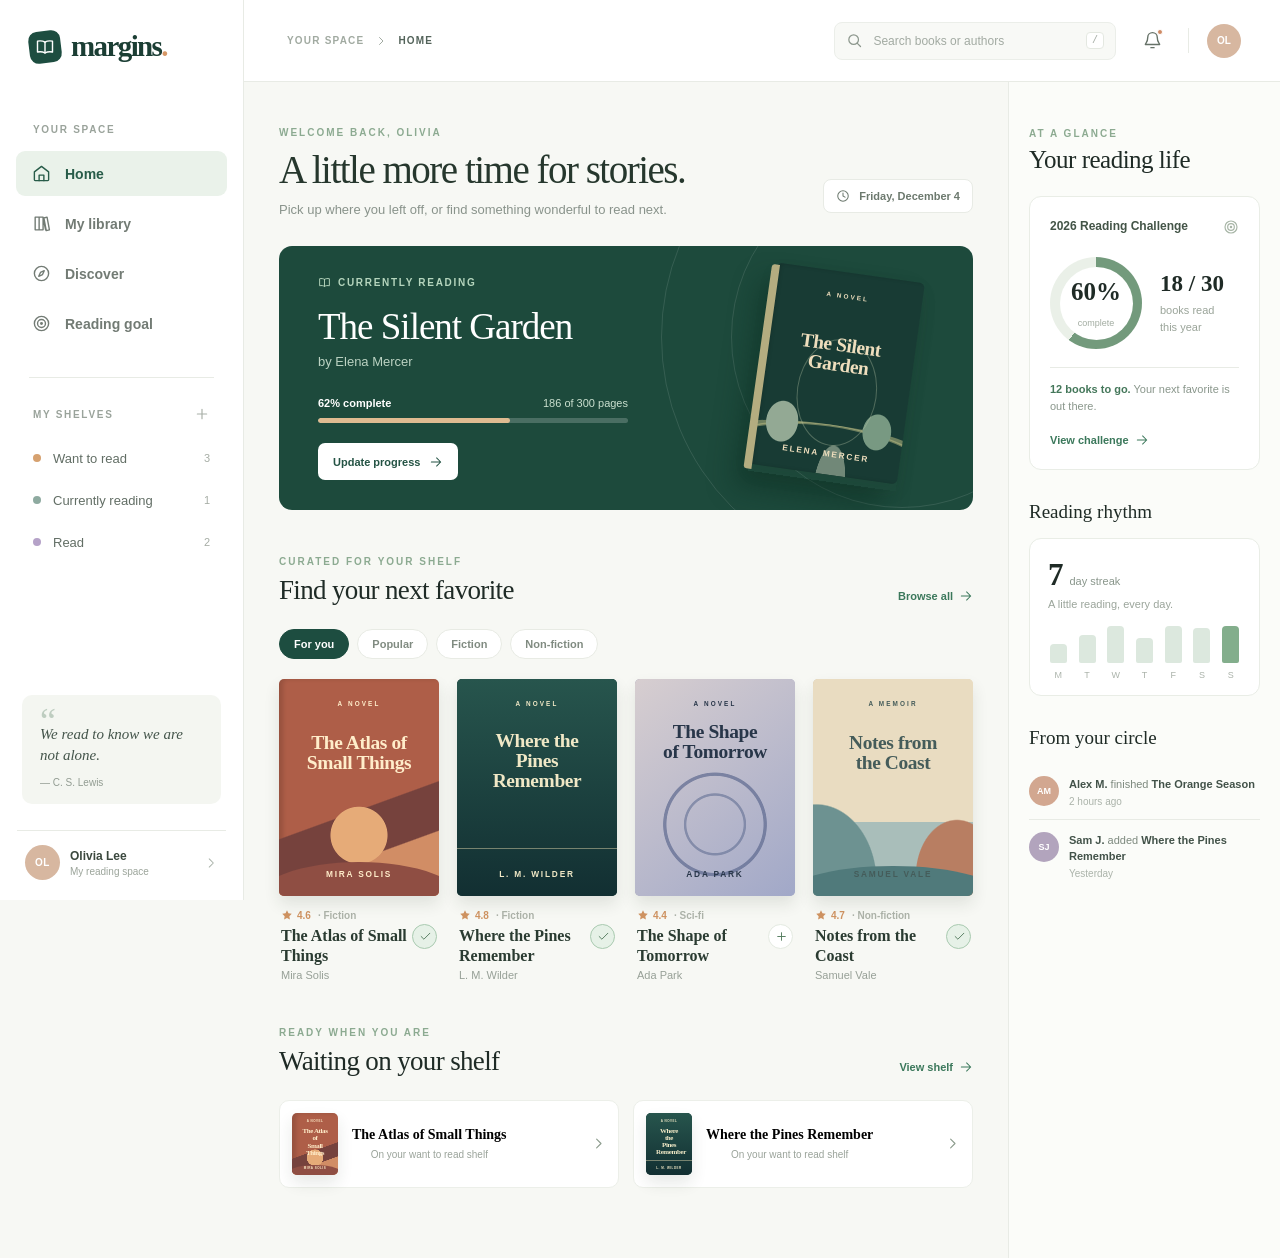
<file: goodreads-clone-ui/openai-gpt-6-sol/output/index.html>
<!doctype html>
<html lang="en">
  <head>
    <meta charset="UTF-8" />
    <meta name="viewport" content="width=device-width, initial-scale=1.0" />
    <meta name="theme-color" content="#f7f7f3" />
    <meta name="description" content="Margins is a calm, personal home for your books and reading goals." />
    <title>Margins — your reading space</title>
    <link rel="stylesheet" href="styles.css" />
    <script src="script.js" defer></script>
  </head>
  <body>
    <svg class="icon-sprite" xmlns="http://www.w3.org/2000/svg" aria-hidden="true">
      <symbol id="i-book" viewBox="0 0 24 24"><path d="M12 6.2C9.4 4.6 6.3 4.3 3 5v13c3.3-.7 6.4-.4 9 1.2 2.6-1.6 5.7-1.9 9-1.2V5c-3.3-.7-6.4-.4-9 1.2Z"/><path d="M12 6.2v13"/></symbol>
      <symbol id="i-home" viewBox="0 0 24 24"><path d="m3 10 9-7 9 7v10a1 1 0 0 1-1 1H4a1 1 0 0 1-1-1V10Z"/><path d="M9 21v-7h6v7"/></symbol>
      <symbol id="i-library" viewBox="0 0 24 24"><path d="M4 4v16M9 4v16M14 5l3.2 15M4 4h5v16H4zM9 4h5v16H9zM15 5l4-1 3 16-4 1z"/></symbol>
      <symbol id="i-compass" viewBox="0 0 24 24"><circle cx="12" cy="12" r="9"/><path d="m15.5 8.5-2.2 4.8-4.8 2.2 2.2-4.8 4.8-2.2Z"/></symbol>
      <symbol id="i-target" viewBox="0 0 24 24"><circle cx="12" cy="12" r="9"/><circle cx="12" cy="12" r="5"/><circle cx="12" cy="12" r="1"/></symbol>
      <symbol id="i-search" viewBox="0 0 24 24"><circle cx="10.8" cy="10.8" r="6.8"/><path d="m16 16 4.5 4.5"/></symbol>
      <symbol id="i-bell" viewBox="0 0 24 24"><path d="M18 8a6 6 0 0 0-12 0c0 7-3 7-3 9h18c0-2-3-2-3-9ZM10 21h4"/></symbol>
      <symbol id="i-chevron" viewBox="0 0 24 24"><path d="m9 5 7 7-7 7"/></symbol>
      <symbol id="i-arrow" viewBox="0 0 24 24"><path d="M4 12h16m-7-7 7 7-7 7"/></symbol>
      <symbol id="i-plus" viewBox="0 0 24 24"><path d="M12 5v14M5 12h14"/></symbol>
      <symbol id="i-minus" viewBox="0 0 24 24"><path d="M5 12h14"/></symbol>
      <symbol id="i-check" viewBox="0 0 24 24"><path d="m4 12 5 5L20 6"/></symbol>
      <symbol id="i-close" viewBox="0 0 24 24"><path d="M5 5 19 19M19 5 5 19"/></symbol>
      <symbol id="i-menu" viewBox="0 0 24 24"><path d="M4 7h16M4 12h16M4 17h16"/></symbol>
      <symbol id="i-star" viewBox="0 0 24 24"><path d="m12 2.7 2.9 6 6.6 1-4.8 4.6 1.1 6.6-5.8-3.1-5.8 3.1 1.1-6.6-4.8-4.6 6.6-1 2.9-6Z"/></symbol>
      <symbol id="i-sparkle" viewBox="0 0 24 24"><path d="m12 2 1.9 7.1L21 11l-7.1 1.9L12 20l-1.9-7.1L3 11l7.1-1.9L12 2ZM19 19l.7 2.3L22 22l-2.3.7L19 25l-.7-2.3L16 22l2.3-.7L19 19Z"/></symbol>
      <symbol id="i-clock" viewBox="0 0 24 24"><circle cx="12" cy="12" r="9"/><path d="M12 7v5l3.5 2"/></symbol>
      <symbol id="i-grid" viewBox="0 0 24 24"><rect x="3" y="3" width="7" height="7" rx="1"/><rect x="14" y="3" width="7" height="7" rx="1"/><rect x="3" y="14" width="7" height="7" rx="1"/><rect x="14" y="14" width="7" height="7" rx="1"/></symbol>
    </svg>

    <div class="app-shell">
      <div class="sidebar-scrim" id="sidebarScrim"></div>
      <aside class="sidebar" id="sidebar" aria-label="Main navigation">
        <div class="brand-row">
          <button class="brand" type="button" data-page="home" aria-label="Margins home">
            <span class="brand-mark"><svg class="icon"><use href="#i-book"></use></svg></span>
            <span>margins<span class="brand-dot">.</span></span>
          </button>
          <button class="icon-button sidebar-close" type="button" id="closeSidebar" aria-label="Close menu"><svg class="icon"><use href="#i-close"></use></svg></button>
        </div>

        <div class="sidebar-body">
          <div class="nav-label">YOUR SPACE</div>
          <nav class="primary-nav" aria-label="Primary">
            <button class="nav-item is-active" type="button" data-page="home"><svg class="icon"><use href="#i-home"></use></svg><span>Home</span></button>
            <button class="nav-item" type="button" data-page="library"><svg class="icon"><use href="#i-library"></use></svg><span>My library</span></button>
            <button class="nav-item" type="button" data-page="discover"><svg class="icon"><use href="#i-compass"></use></svg><span>Discover</span></button>
            <button class="nav-item" type="button" data-page="goal"><svg class="icon"><use href="#i-target"></use></svg><span>Reading goal</span></button>
          </nav>

          <div class="sidebar-divider"></div>
          <div class="nav-label shelves-label">MY SHELVES <button class="tiny-add" type="button" data-page="library" aria-label="View shelves"><svg class="icon"><use href="#i-plus"></use></svg></button></div>
          <nav class="shelf-nav" aria-label="Shelves">
            <button class="shelf-item" type="button" data-shelf="want"><span class="shelf-dot dot-want"></span><span>Want to read</span><span class="shelf-count" id="wantCount">0</span></button>
            <button class="shelf-item" type="button" data-shelf="reading"><span class="shelf-dot dot-reading"></span><span>Currently reading</span><span class="shelf-count" id="readingCount">0</span></button>
            <button class="shelf-item" type="button" data-shelf="read"><span class="shelf-dot dot-read"></span><span>Read</span><span class="shelf-count" id="readCount">0</span></button>
          </nav>
        </div>

        <div class="sidebar-bottom">
          <div class="sidebar-quote"><span class="quote-mark">“</span><p>We read to know we are not alone.</p><span>— C. S. Lewis</span></div>
          <button class="sidebar-profile" type="button" id="profileButton"><span class="avatar avatar-main">OL</span><span><strong>Olivia Lee</strong><small>My reading space</small></span><svg class="icon"><use href="#i-chevron"></use></svg></button>
        </div>
      </aside>

      <div class="main-shell">
        <header class="topbar">
          <div class="topbar-left">
            <button class="icon-button mobile-menu" type="button" id="openSidebar" aria-label="Open menu" aria-expanded="false"><svg class="icon"><use href="#i-menu"></use></svg></button>
            <div class="breadcrumb"><span>YOUR SPACE</span><svg class="icon"><use href="#i-chevron"></use></svg><strong id="breadcrumbCurrent">Home</strong></div>
          </div>
          <div class="topbar-actions">
            <label class="search-field"><svg class="icon"><use href="#i-search"></use></svg><input id="searchInput" type="search" placeholder="Search books or authors" autocomplete="off" aria-label="Search books or authors"/><kbd>/</kbd></label>
            <div class="notification-wrap">
              <button class="icon-button notification-button" type="button" id="notificationButton" aria-label="Notifications" aria-expanded="false"><svg class="icon"><use href="#i-bell"></use></svg><span class="notification-dot"></span></button>
              <div class="notification-panel" id="notificationPanel" hidden><strong>Notifications</strong><p>Your week in reading is looking good. Keep the pages turning!</p><p>You’re 3 books ahead of last year’s pace.</p></div>
            </div>
            <span class="topbar-separator"></span>
            <button class="topbar-avatar" type="button" id="topProfileButton" aria-label="Olivia Lee profile">OL</button>
          </div>
        </header>

        <div class="workspace" id="workspace">
          <main class="content" id="pageContent" aria-live="polite"></main>
          <aside class="right-rail" id="rightRail" aria-label="Reading overview"></aside>
        </div>
      </div>
    </div>

    <dialog class="modal" id="bookDialog" aria-labelledby="bookDialogTitle"><div id="bookDialogContent"></div></dialog>
    <dialog class="modal small-modal" id="progressDialog" aria-labelledby="progressDialogTitle">
      <form method="dialog" class="modal-inner" id="progressForm">
        <button class="modal-close icon-button" type="button" data-close-dialog aria-label="Close"><svg class="icon"><use href="#i-close"></use></svg></button>
        <span class="modal-eyebrow">CURRENTLY READING</span>
        <h2 id="progressDialogTitle">Update your progress</h2>
        <p class="modal-copy">A few more pages is always worth celebrating.</p>
        <label class="form-label" for="pagesInput">Page reached</label>
        <div class="progress-input-row"><input id="pagesInput" name="pages" type="number" min="0" max="300" inputmode="numeric" required /><span>of 300 pages</span></div>
        <button class="button button-dark modal-submit" type="submit">Save progress <svg class="icon"><use href="#i-arrow"></use></svg></button>
      </form>
    </dialog>
    <dialog class="modal small-modal" id="goalDialog" aria-labelledby="goalDialogTitle">
      <form method="dialog" class="modal-inner" id="goalForm">
        <button class="modal-close icon-button" type="button" data-close-dialog aria-label="Close"><svg class="icon"><use href="#i-close"></use></svg></button>
        <span class="modal-eyebrow">2026 READING CHALLENGE</span>
        <h2 id="goalDialogTitle">Set your reading goal</h2>
        <p class="modal-copy">Pick a number that feels good for your year.</p>
        <label class="form-label" for="goalInput">Books this year</label>
        <div class="goal-input-row"><button class="step-button" type="button" id="decreaseGoal" aria-label="Decrease goal"><svg class="icon"><use href="#i-minus"></use></svg></button><input id="goalInput" name="goal" type="number" min="1" max="200" inputmode="numeric" required /><button class="step-button" type="button" id="increaseGoal" aria-label="Increase goal"><svg class="icon"><use href="#i-plus"></use></svg></button></div>
        <button class="button button-dark modal-submit" type="submit">Save goal <svg class="icon"><use href="#i-arrow"></use></svg></button>
      </form>
    </dialog>
    <div class="toast" id="toast" role="status" aria-live="polite"></div>
  </body>
</html>
</file>
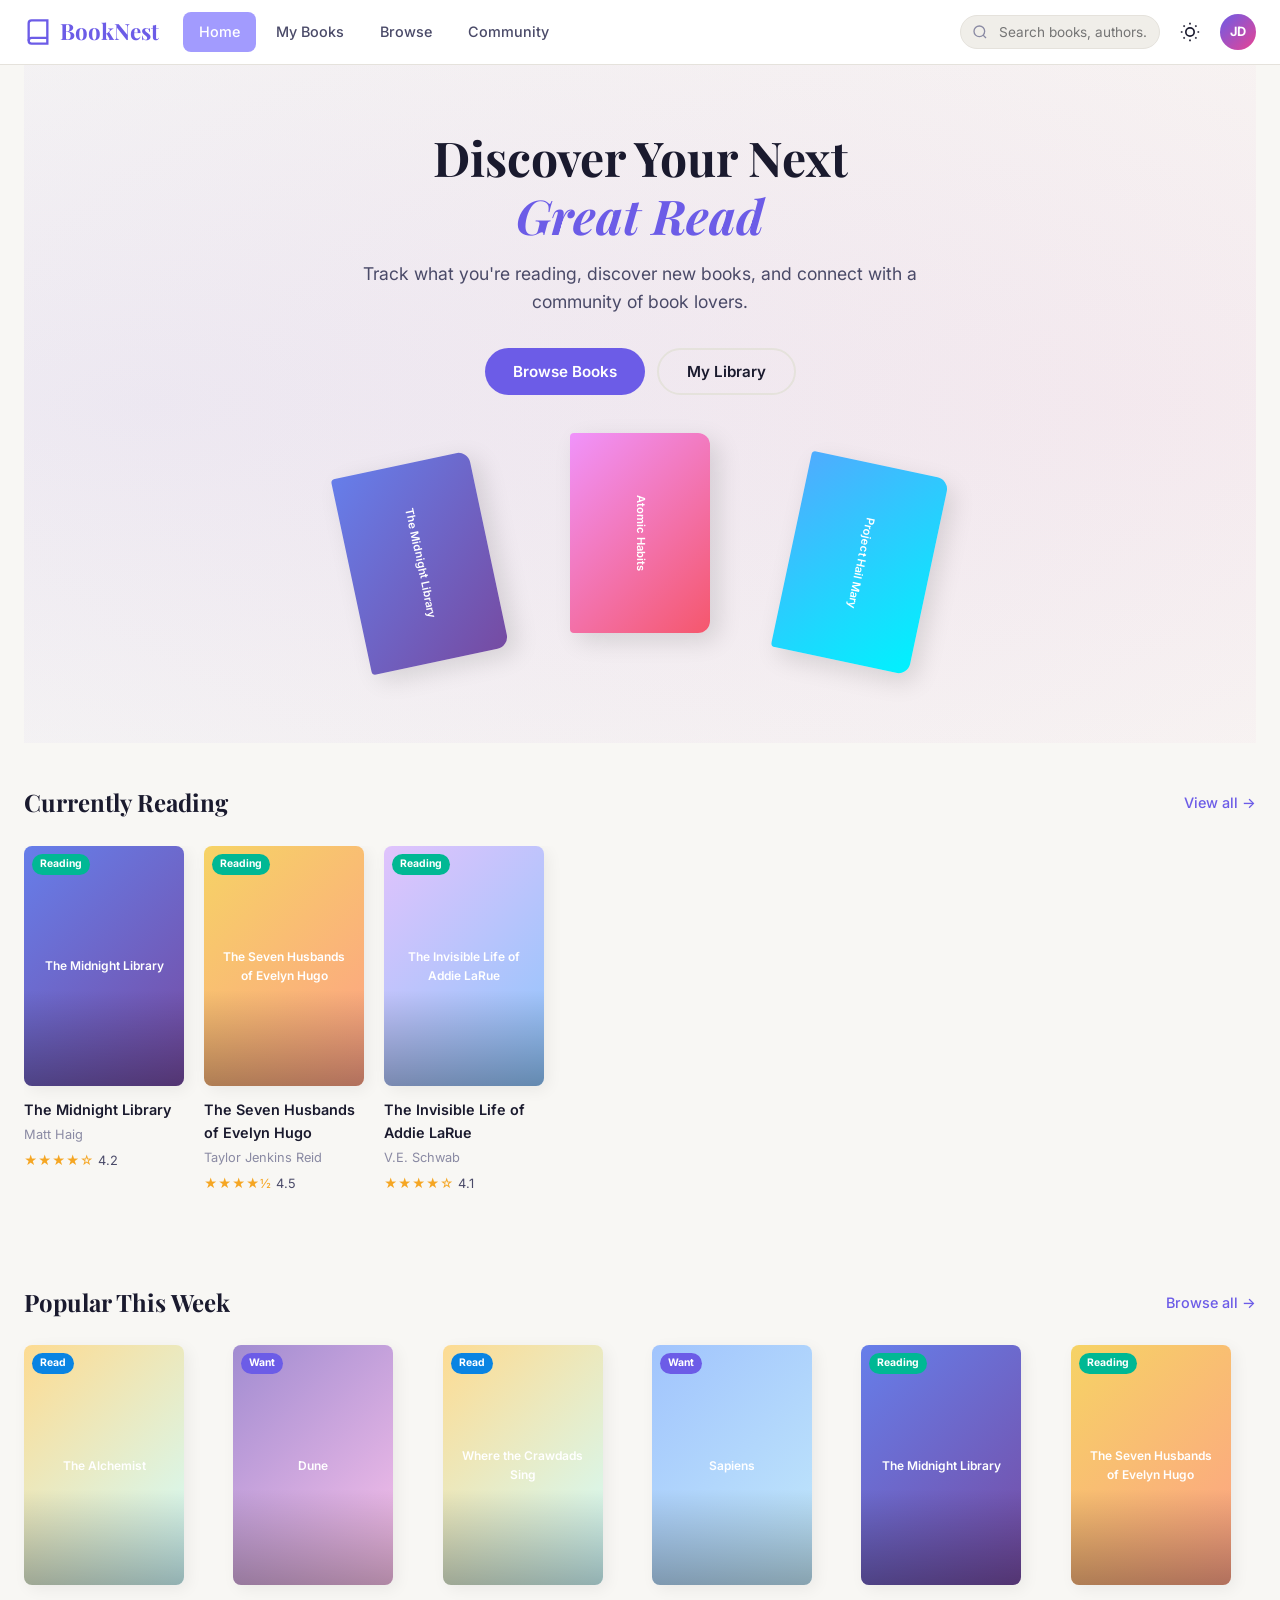
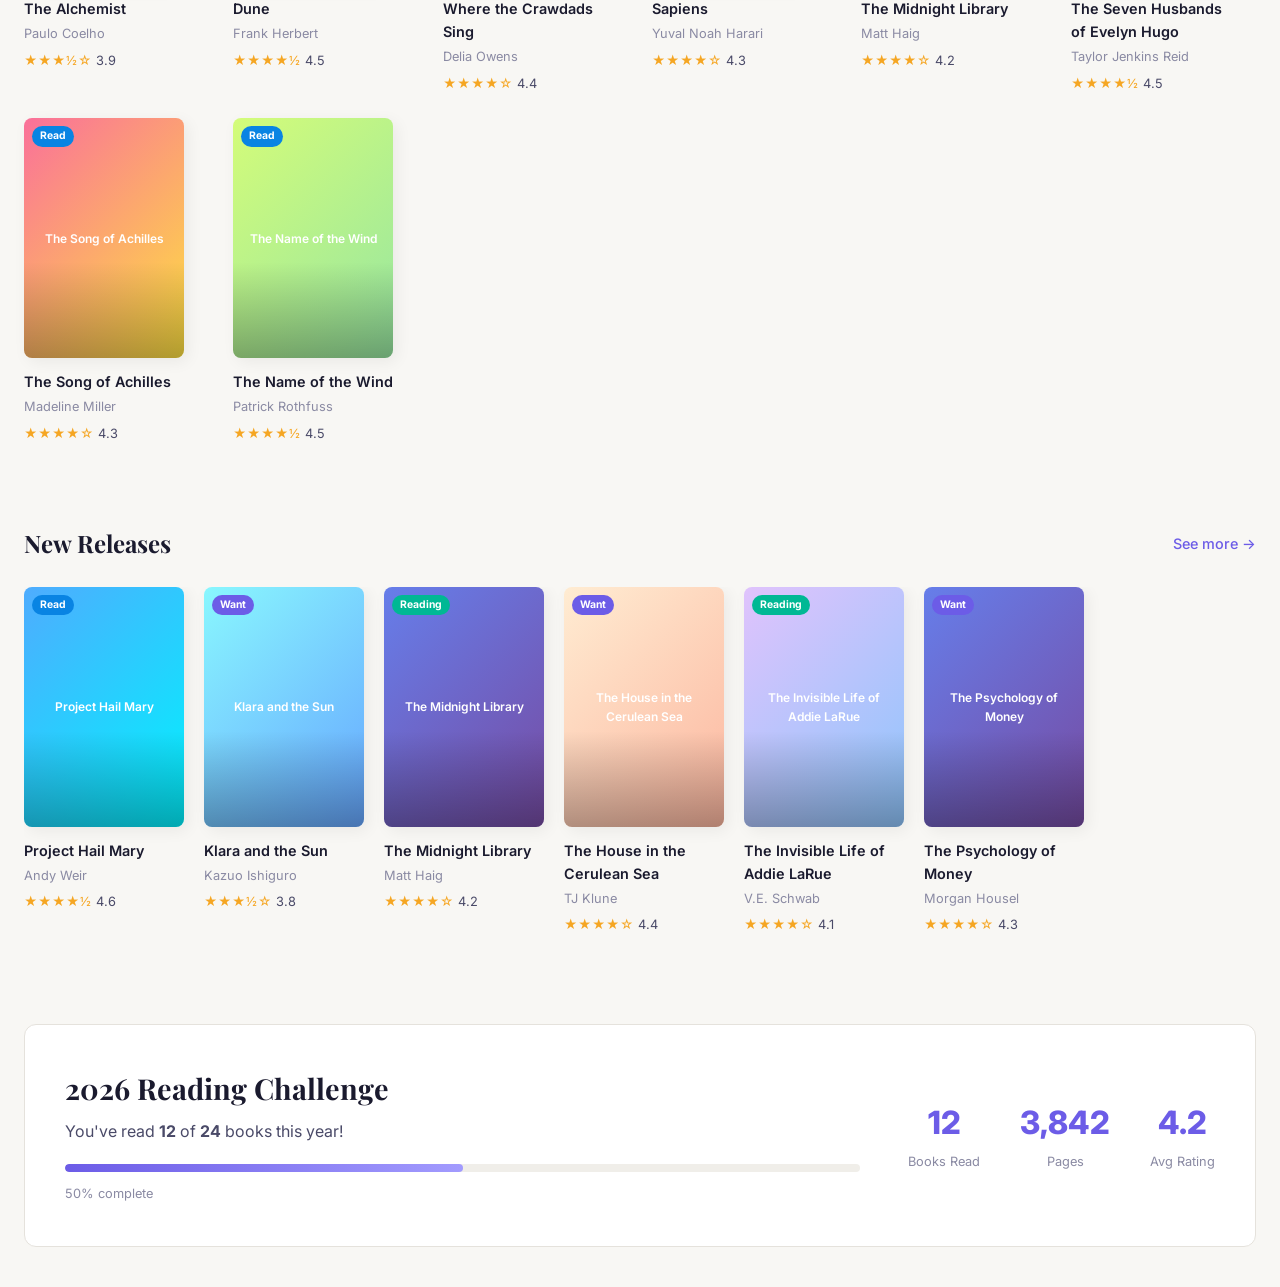
<file: goodreads-clone-ui/opencode-go-longcat-2.5-preview-free/output/index.html>
<!DOCTYPE html>
<html lang="en">
<head>
  <meta charset="UTF-8">
  <meta name="viewport" content="width=device-width, initial-scale=1.0">
  <title>BookNest — Your Reading Companion</title>
  <link rel="stylesheet" href="styles.css">
  <link rel="preconnect" href="https://fonts.googleapis.com">
  <link rel="preconnect" href="https://fonts.gstatic.com" crossorigin>
  <link href="https://fonts.googleapis.com/css2?family=Inter:wght@300;400;500;600;700;800&family=Playfair+Display:wght@400;500;600;700&display=swap" rel="stylesheet">
</head>
<body>
  <div class="app">
    <!-- Header -->
    <header class="header">
      <div class="header-inner">
        <a href="#" class="logo" onclick="app.navigate('home')">
          <svg class="logo-icon" viewBox="0 0 24 24" fill="none" stroke="currentColor" stroke-width="2">
            <path d="M4 19.5A2.5 2.5 0 0 1 6.5 17H20"/>
            <path d="M6.5 2H20v20H6.5A2.5 2.5 0 0 1 4 19.5v-15A2.5 2.5 0 0 1 6.5 2z"/>
          </svg>
          <span>BookNest</span>
        </a>

        <nav class="nav-desktop">
          <a href="#" class="nav-link active" data-page="home" onclick="app.navigate('home')">Home</a>
          <a href="#" class="nav-link" data-page="mybooks" onclick="app.navigate('mybooks')">My Books</a>
          <a href="#" class="nav-link" data-page="browse" onclick="app.navigate('browse')">Browse</a>
          <a href="#" class="nav-link" data-page="community" onclick="app.navigate('community')">Community</a>
        </nav>

        <div class="header-actions">
          <div class="search-box">
            <svg class="search-icon" viewBox="0 0 24 24" fill="none" stroke="currentColor" stroke-width="2">
              <circle cx="11" cy="11" r="8"/><path d="m21 21-4.35-4.35"/>
            </svg>
            <input type="text" id="searchInput" placeholder="Search books, authors..." oninput="app.handleSearch(this.value)">
          </div>
          <button class="icon-btn" id="themeToggle" onclick="app.toggleTheme()" aria-label="Toggle theme">
            <svg class="sun-icon" viewBox="0 0 24 24" fill="none" stroke="currentColor" stroke-width="2">
              <circle cx="12" cy="12" r="5"/><path d="M12 1v2M12 21v2M4.22 4.22l1.42 1.42M18.36 18.36l1.42 1.42M1 12h2M21 12h2M4.22 19.78l1.42-1.42M18.36 5.64l1.42-1.42"/>
            </svg>
            <svg class="moon-icon" viewBox="0 0 24 24" fill="none" stroke="currentColor" stroke-width="2">
              <path d="M21 12.79A9 9 0 1 1 11.21 3 7 7 0 0 0 21 12.79z"/>
            </svg>
          </button>
          <div class="user-avatar" onclick="app.navigate('profile')">JD</div>
          <button class="hamburger" id="hamburger" onclick="app.toggleMobileMenu()" aria-label="Menu">
            <span></span><span></span><span></span>
          </button>
        </div>
      </div>
      <!-- Mobile menu -->
      <div class="mobile-menu" id="mobileMenu">
        <a href="#" class="nav-link active" data-page="home" onclick="app.navigate('home')">Home</a>
        <a href="#" class="nav-link" data-page="mybooks" onclick="app.navigate('mybooks')">My Books</a>
        <a href="#" class="nav-link" data-page="browse" onclick="app.navigate('browse')">Browse</a>
        <a href="#" class="nav-link" data-page="community" onclick="app.navigate('community')">Community</a>
      </div>
    </header>

    <!-- Main Content -->
    <main class="main" id="mainContent">
      <!-- Home Page -->
      <div class="page active" id="page-home">
        <!-- Hero -->
        <section class="hero">
          <div class="hero-bg"></div>
          <div class="hero-content">
            <h1>Discover Your Next<br><em>Great Read</em></h1>
            <p>Track what you're reading, discover new books, and connect with a community of book lovers.</p>
            <div class="hero-actions">
              <button class="btn btn-primary" onclick="app.navigate('browse')">Browse Books</button>
              <button class="btn btn-outline" onclick="app.navigate('mybooks')">My Library</button>
            </div>
          </div>
          <div class="hero-books">
            <div class="hero-book" style="--delay:0s;--x:-120px;--y:20px;--r:-12deg">
              <div class="book-cover" style="--c1:#667eea;--c2:#764ba2">The Midnight Library</div>
            </div>
            <div class="hero-book" style="--delay:0.2s;--x:0px;--y:-10px;--r:0deg">
              <div class="book-cover" style="--c1:#f093fb;--c2:#f5576c">Atomic Habits</div>
            </div>
            <div class="hero-book" style="--delay:0.4s;--x:120px;--y:20px;--r:12deg">
              <div class="book-cover" style="--c1:#4facfe;--c2:#00f2fe">Project Hail Mary</div>
            </div>
          </div>
        </section>

        <!-- Currently Reading -->
        <section class="section">
          <div class="section-header">
            <h2>Currently Reading</h2>
            <a href="#" class="section-link" onclick="app.navigate('mybooks')">View all &rarr;</a>
          </div>
          <div class="book-row" id="currentlyReading"></div>
        </section>

        <!-- Popular This Week -->
        <section class="section">
          <div class="section-header">
            <h2>Popular This Week</h2>
            <a href="#" class="section-link" onclick="app.navigate('browse')">Browse all &rarr;</a>
          </div>
          <div class="book-grid" id="popularBooks"></div>
        </section>

        <!-- New Releases -->
        <section class="section">
          <div class="section-header">
            <h2>New Releases</h2>
            <a href="#" class="section-link" onclick="app.navigate('browse')">See more &rarr;</a>
          </div>
          <div class="book-row" id="newReleases"></div>
        </section>

        <!-- Reading Challenge -->
        <section class="section">
          <div class="challenge-card">
            <div class="challenge-info">
              <h2>2026 Reading Challenge</h2>
              <p>You've read <strong>12</strong> of <strong>24</strong> books this year!</p>
              <div class="progress-bar">
                <div class="progress-fill" style="width:50%"></div>
              </div>
              <span class="progress-label">50% complete</span>
            </div>
            <div class="challenge-stats">
              <div class="stat">
                <span class="stat-num">12</span>
                <span class="stat-label">Books Read</span>
              </div>
              <div class="stat">
                <span class="stat-num">3,842</span>
                <span class="stat-label">Pages</span>
              </div>
              <div class="stat">
                <span class="stat-num">4.2</span>
                <span class="stat-label">Avg Rating</span>
              </div>
            </div>
          </div>
        </section>
      </div>

      <!-- My Books Page -->
      <div class="page" id="page-mybooks">
        <div class="page-header">
          <h1>My Books</h1>
          <div class="shelf-tabs">
            <button class="shelf-tab active" data-shelf="all" onclick="app.filterShelf('all')">All</button>
            <button class="shelf-tab" data-shelf="read" onclick="app.filterShelf('read')">Read</button>
            <button class="shelf-tab" data-shelf="currently-reading" onclick="app.filterShelf('currently-reading')">Currently Reading</button>
            <button class="shelf-tab" data-shelf="want-to-read" onclick="app.filterShelf('want-to-read')">Want to Read</button>
          </div>
        </div>
        <div class="my-books-layout">
          <aside class="shelf-sidebar">
            <h3>Shelves</h3>
            <ul class="shelf-list" id="shelfList"></ul>
          </aside>
          <div class="shelf-content">
            <div class="book-grid" id="myBooksGrid"></div>
          </div>
        </div>
      </div>

      <!-- Browse Page -->
      <div class="page" id="page-browse">
        <div class="page-header">
          <h1>Browse Books</h1>
          <div class="browse-filters">
            <select class="filter-select" id="genreFilter" onchange="app.filterByGenre(this.value)">
              <option value="all">All Genres</option>
              <option value="fiction">Fiction</option>
              <option value="fantasy">Fantasy</option>
              <option value="sci-fi">Sci-Fi</option>
              <option value="mystery">Mystery</option>
              <option value="romance">Romance</option>
              <option value="non-fiction">Non-Fiction</option>
              <option value="biography">Biography</option>
              <option value="self-help">Self-Help</option>
            </select>
            <select class="filter-select" id="sortFilter" onchange="app.sortBooks(this.value)">
              <option value="popular">Most Popular</option>
              <option value="rating">Highest Rated</option>
              <option value="newest">Newest</option>
              <option value="title">Title A-Z</option>
            </select>
          </div>
        </div>
        <div class="book-grid" id="browseGrid"></div>
      </div>

      <!-- Community Page -->
      <div class="page" id="page-community">
        <div class="page-header">
          <h1>Community</h1>
        </div>
        <div class="community-layout">
          <div class="community-feed" id="communityFeed"></div>
          <aside class="community-sidebar">
            <div class="sidebar-card">
              <h3>Reading Groups</h3>
              <ul class="group-list">
                <li><span class="group-name">Sci-Fi Book Club</span><span class="group-members">1.2k members</span></li>
                <li><span class="group-name">Fantasy Readers</span><span class="group-members">3.4k members</span></li>
                <li><span class="group-name">Non-Fiction Nation</span><span class="group-members">892 members</span></li>
                <li><span class="group-name">Mystery Lovers</span><span class="group-members">2.1k members</span></li>
              </ul>
            </div>
            <div class="sidebar-card">
              <h3>Top Reviewers</h3>
              <ul class="reviewer-list">
                <li><span class="reviewer-avatar">SK</span><span class="reviewer-name">Sarah K.</span><span class="reviewer-count">847 reviews</span></li>
                <li><span class="reviewer-avatar">MR</span><span class="reviewer-name">Mike R.</span><span class="reviewer-count">623 reviews</span></li>
                <li><span class="reviewer-avatar">AL</span><span class="reviewer-name">Anna L.</span><span class="reviewer-count">512 reviews</span></li>
              </ul>
            </div>
          </aside>
        </div>
      </div>

      <!-- Profile Page -->
      <div class="page" id="page-profile">
        <div class="profile-header">
          <div class="profile-avatar">JD</div>
          <div class="profile-info">
            <h1>Jane Doe</h1>
            <p>Book lover, coffee enthusiast, and lifelong reader.</p>
            <div class="profile-stats">
              <span><strong>142</strong> books read</span>
              <span><strong>89</strong> reviews</span>
              <span><strong>23</strong> friends</span>
            </div>
          </div>
        </div>
        <div class="profile-content">
          <section class="section">
            <h2>Reading Activity</h2>
            <div class="activity-list" id="activityList"></div>
          </section>
        </div>
      </div>

      <!-- Search Results -->
      <div class="page" id="page-search">
        <div class="page-header">
          <h1>Search Results</h1>
          <p id="searchQuery"></p>
        </div>
        <div class="book-grid" id="searchResults"></div>
      </div>
    </main>

    <!-- Book Detail Modal -->
    <div class="modal-overlay" id="bookModal" onclick="app.closeModal(event)">
      <div class="modal" onclick="event.stopPropagation()">
        <button class="modal-close" onclick="app.closeModal()">&times;</button>
        <div class="modal-body" id="modalBody"></div>
      </div>
    </div>

    <!-- Toast -->
    <div class="toast" id="toast"></div>
  </div>

  <script src="app.js"></script>
</body>
</html>
</file>
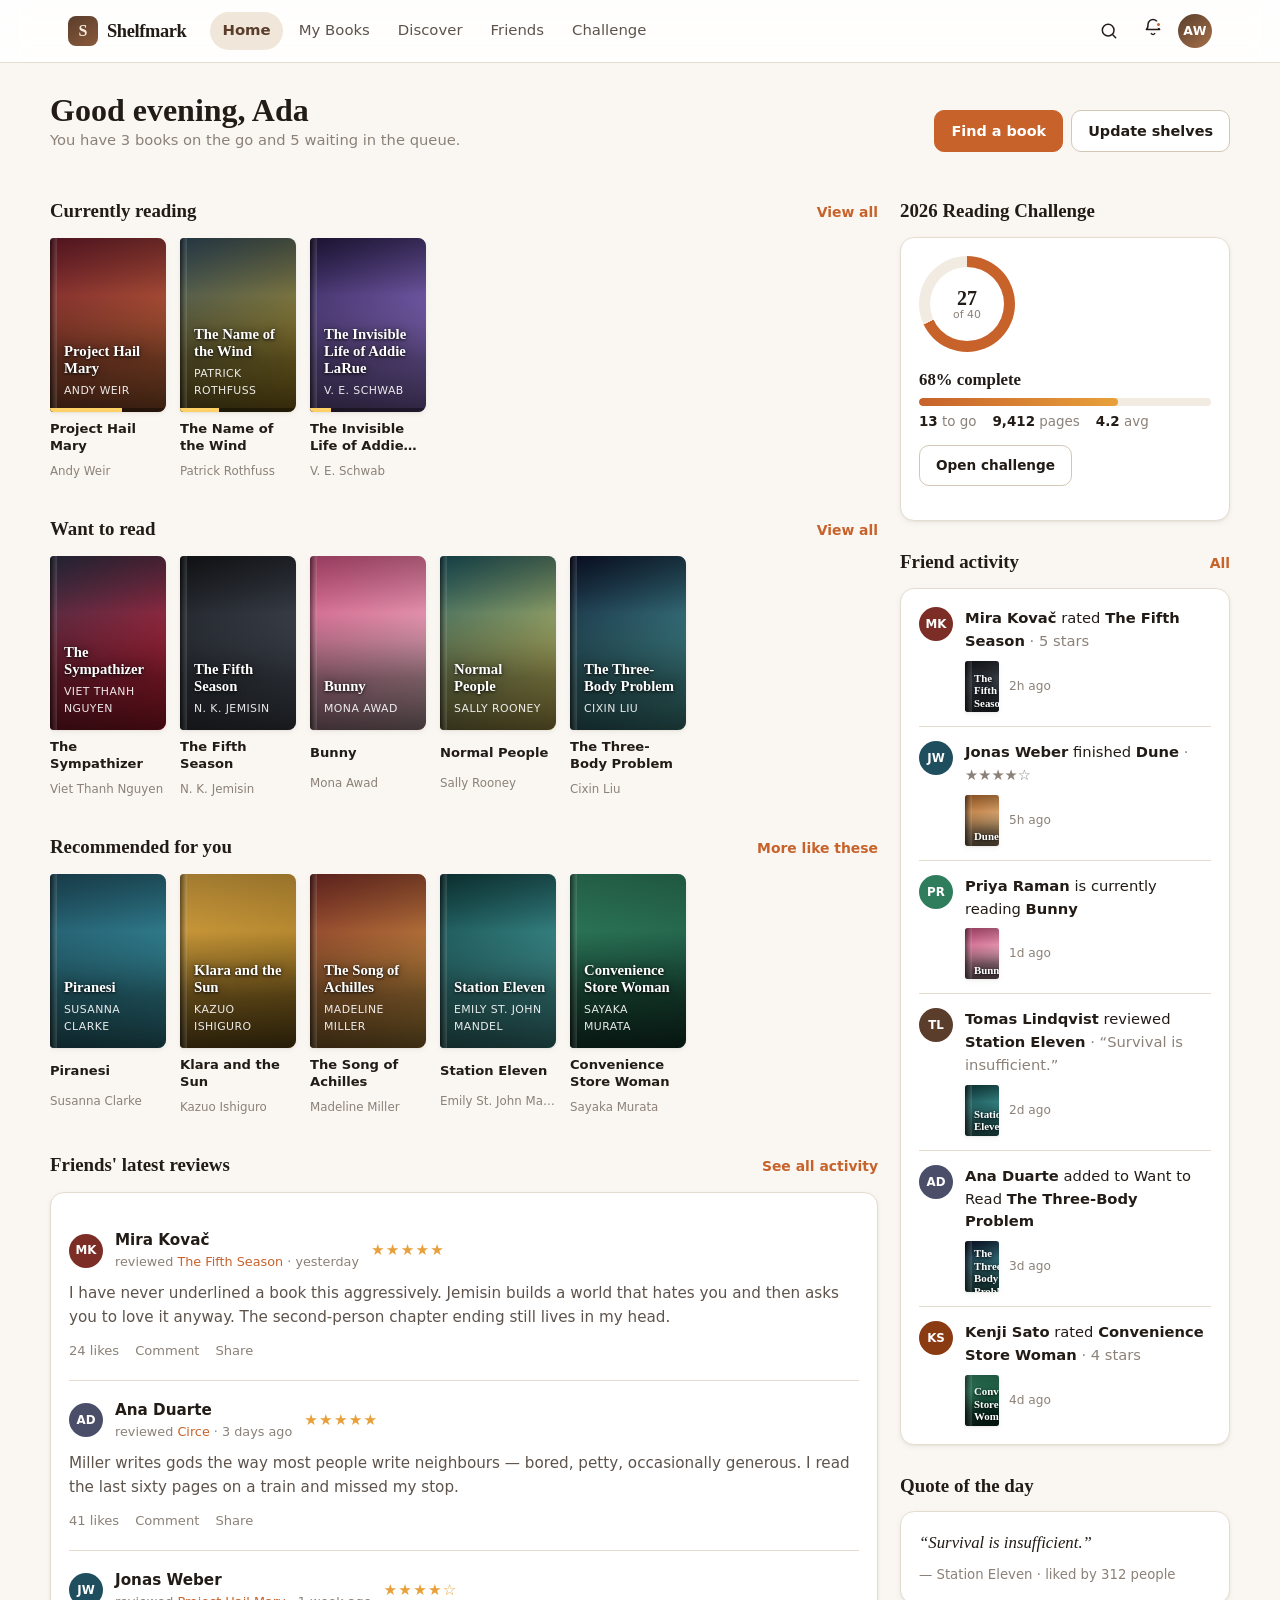
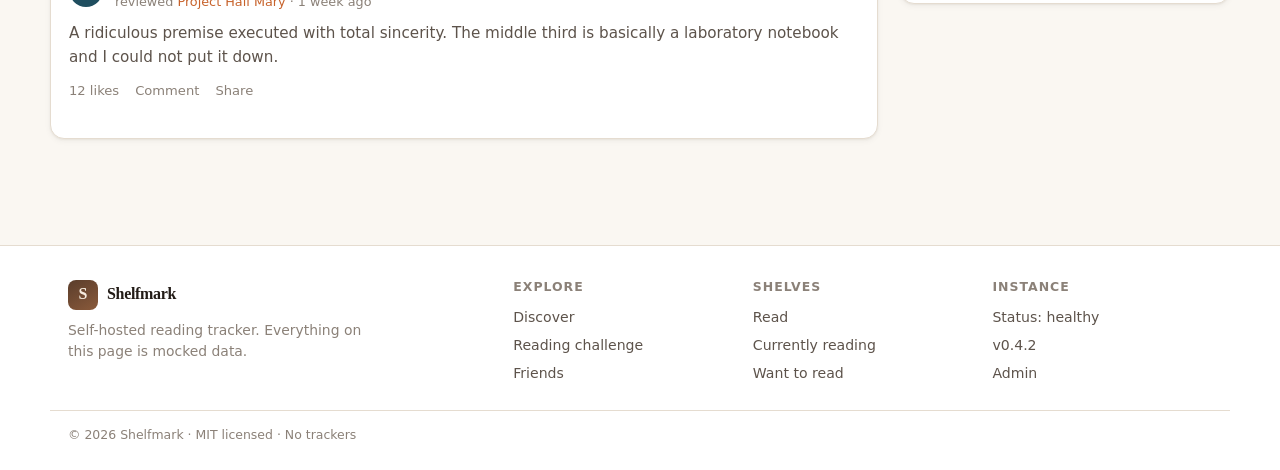
<file: goodreads-clone-ui/opencode-go-mimo-v2.6-flash/output/index.html>
<!DOCTYPE html>
<html lang="en">
<head>
  <meta charset="UTF-8" />
  <meta name="viewport" content="width=device-width, initial-scale=1.0" />
  <title>Shelfmark — your self-hosted reading life</title>
  <meta name="description" content="Shelfmark is a self-hosted Goodreads clone. Track books, shelves, reviews and reading challenges." />
  <link rel="preconnect" href="https://fonts.googleapis.com" />
  <link rel="stylesheet" href="styles.css" />
  <link rel="icon" href="data:image/svg+xml,<svg xmlns='http://www.w3.org/2000/svg' viewBox='0 0 100 100'><rect width='100' height='100' rx='20' fill='%235a3d2b'/><text x='50' y='68' font-size='56' text-anchor='middle' fill='%23f4e9dc' font-family='Georgia,serif'>S</text></svg>" />
</head>
<body>
  <a class="skip-link" href="#main">Skip to content</a>

  <header class="site-header" id="siteHeader">
    <div class="header-inner">
      <a class="brand" href="#/home" aria-label="Shelfmark home">
        <span class="brand-mark">S</span>
        <span class="brand-name">Shelfmark</span>
      </a>

      <nav class="primary-nav" id="primaryNav" aria-label="Primary">
        <a href="#/home" data-nav="home">Home</a>
        <a href="#/my-books" data-nav="my-books">My Books</a>
        <a href="#/discover" data-nav="discover">Discover</a>
        <a href="#/friends" data-nav="friends">Friends</a>
        <a href="#/challenge" data-nav="challenge">Challenge</a>
      </nav>

      <div class="header-actions">
        <button class="icon-btn" id="searchToggle" aria-label="Search books" aria-expanded="false">
          <svg viewBox="0 0 24 24" aria-hidden="true"><circle cx="11" cy="11" r="7"/><path d="M20 20l-3.5-3.5"/></svg>
        </button>
        <button class="icon-btn desktop-only" aria-label="Notifications" id="notifBtn">
          <svg viewBox="0 0 24 24" aria-hidden="true"><path d="M6 9a6 6 0 1112 0c0 5 2 6 2 6H4s2-1 2-6z"/><path d="M10 20a2.5 2.5 0 004 0"/></svg>
          <span class="dot" aria-hidden="true"></span>
        </button>
        <a class="avatar" href="#/profile" title="Ada Whitfield">AW</a>
        <button class="icon-btn menu-btn" id="menuToggle" aria-label="Open menu" aria-expanded="false" aria-controls="mobileMenu">
          <svg viewBox="0 0 24 24" aria-hidden="true"><path d="M4 7h16M4 12h16M4 17h16"/></svg>
        </button>
      </div>
    </div>

    <div class="search-bar" id="searchBar" hidden>
      <div class="search-inner">
        <svg class="search-icon" viewBox="0 0 24 24" aria-hidden="true"><circle cx="11" cy="11" r="7"/><path d="M20 20l-3.5-3.5"/></svg>
        <input type="search" id="searchInput" placeholder="Search by title, author or ISBN…" autocomplete="off" aria-label="Search books" />
        <kbd class="desktop-only">/</kbd>
        <button class="icon-btn" id="searchClose" aria-label="Close search">
          <svg viewBox="0 0 24 24" aria-hidden="true"><path d="M6 6l12 12M18 6L6 18"/></svg>
        </button>
      </div>
      <div class="search-results" id="searchResults" role="listbox" aria-label="Search results"></div>
    </div>

    <div class="mobile-menu" id="mobileMenu" hidden>
      <a href="#/home" data-nav="home">Home</a>
      <a href="#/my-books" data-nav="my-books">My Books</a>
      <a href="#/discover" data-nav="discover">Discover</a>
      <a href="#/friends" data-nav="friends">Friends</a>
      <a href="#/challenge" data-nav="challenge">Challenge</a>
      <a href="#/profile" data-nav="profile">Profile</a>
      <div class="mobile-menu-foot">
        <button class="btn btn-ghost" id="themeToggle">Toggle dark mode</button>
      </div>
    </div>
  </header>

  <main id="main" class="main" tabindex="-1"></main>

  <footer class="site-footer">
    <div class="footer-inner">
      <div>
        <div class="brand small"><span class="brand-mark">S</span><span class="brand-name">Shelfmark</span></div>
        <p class="muted">Self-hosted reading tracker. Everything on this page is mocked data.</p>
      </div>
      <div class="footer-cols">
        <div>
          <h4>Explore</h4>
          <a href="#/discover">Discover</a>
          <a href="#/challenge">Reading challenge</a>
          <a href="#/friends">Friends</a>
        </div>
        <div>
          <h4>Shelves</h4>
          <a href="#/my-books?shelf=read">Read</a>
          <a href="#/my-books?shelf=reading">Currently reading</a>
          <a href="#/my-books?shelf=want">Want to read</a>
        </div>
        <div>
          <h4>Instance</h4>
          <a href="#/home">Status: healthy</a>
          <a href="#/home">v0.4.2</a>
          <a href="#/home">Admin</a>
        </div>
      </div>
    </div>
    <div class="footer-base muted">© 2026 Shelfmark · MIT licensed · No trackers</div>
  </footer>

  <div class="toast" id="toast" role="status" aria-live="polite"></div>

  <script src="data.js"></script>
  <script src="app.js"></script>
</body>
</html>
</file>
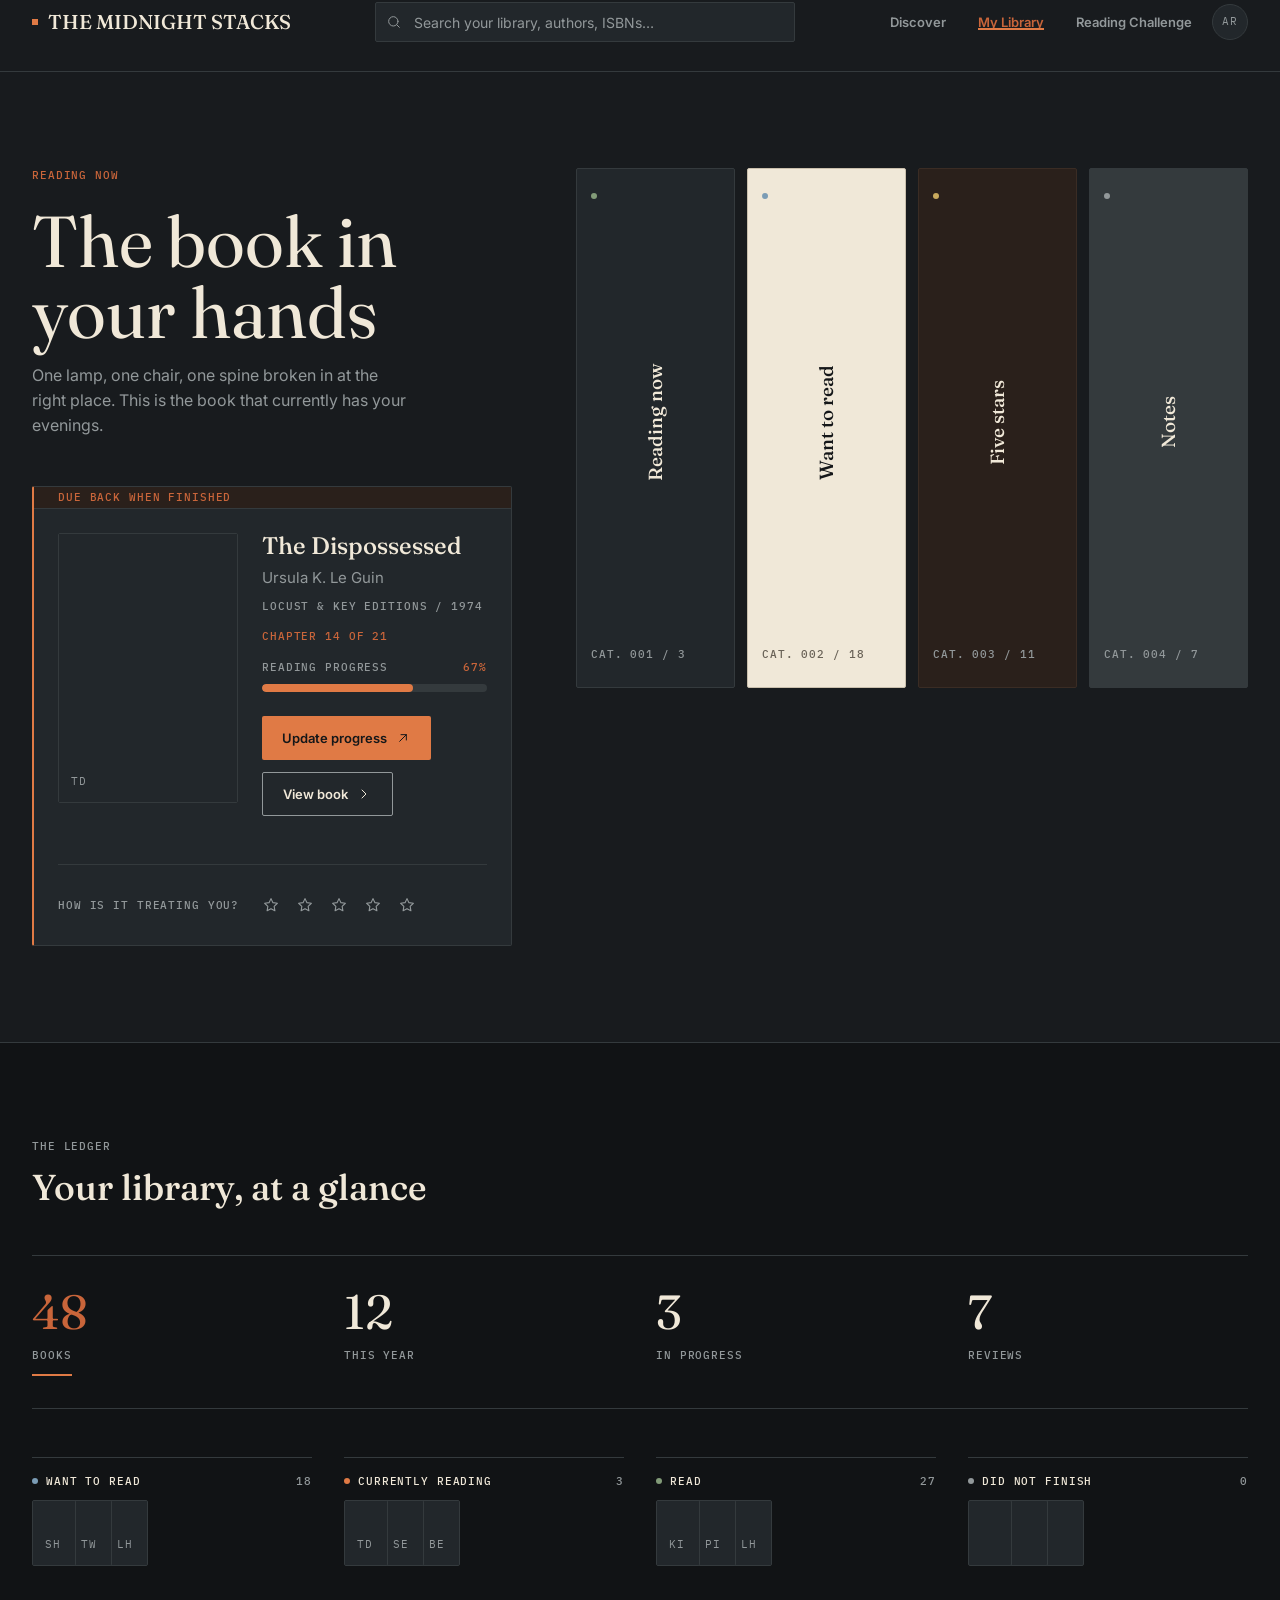
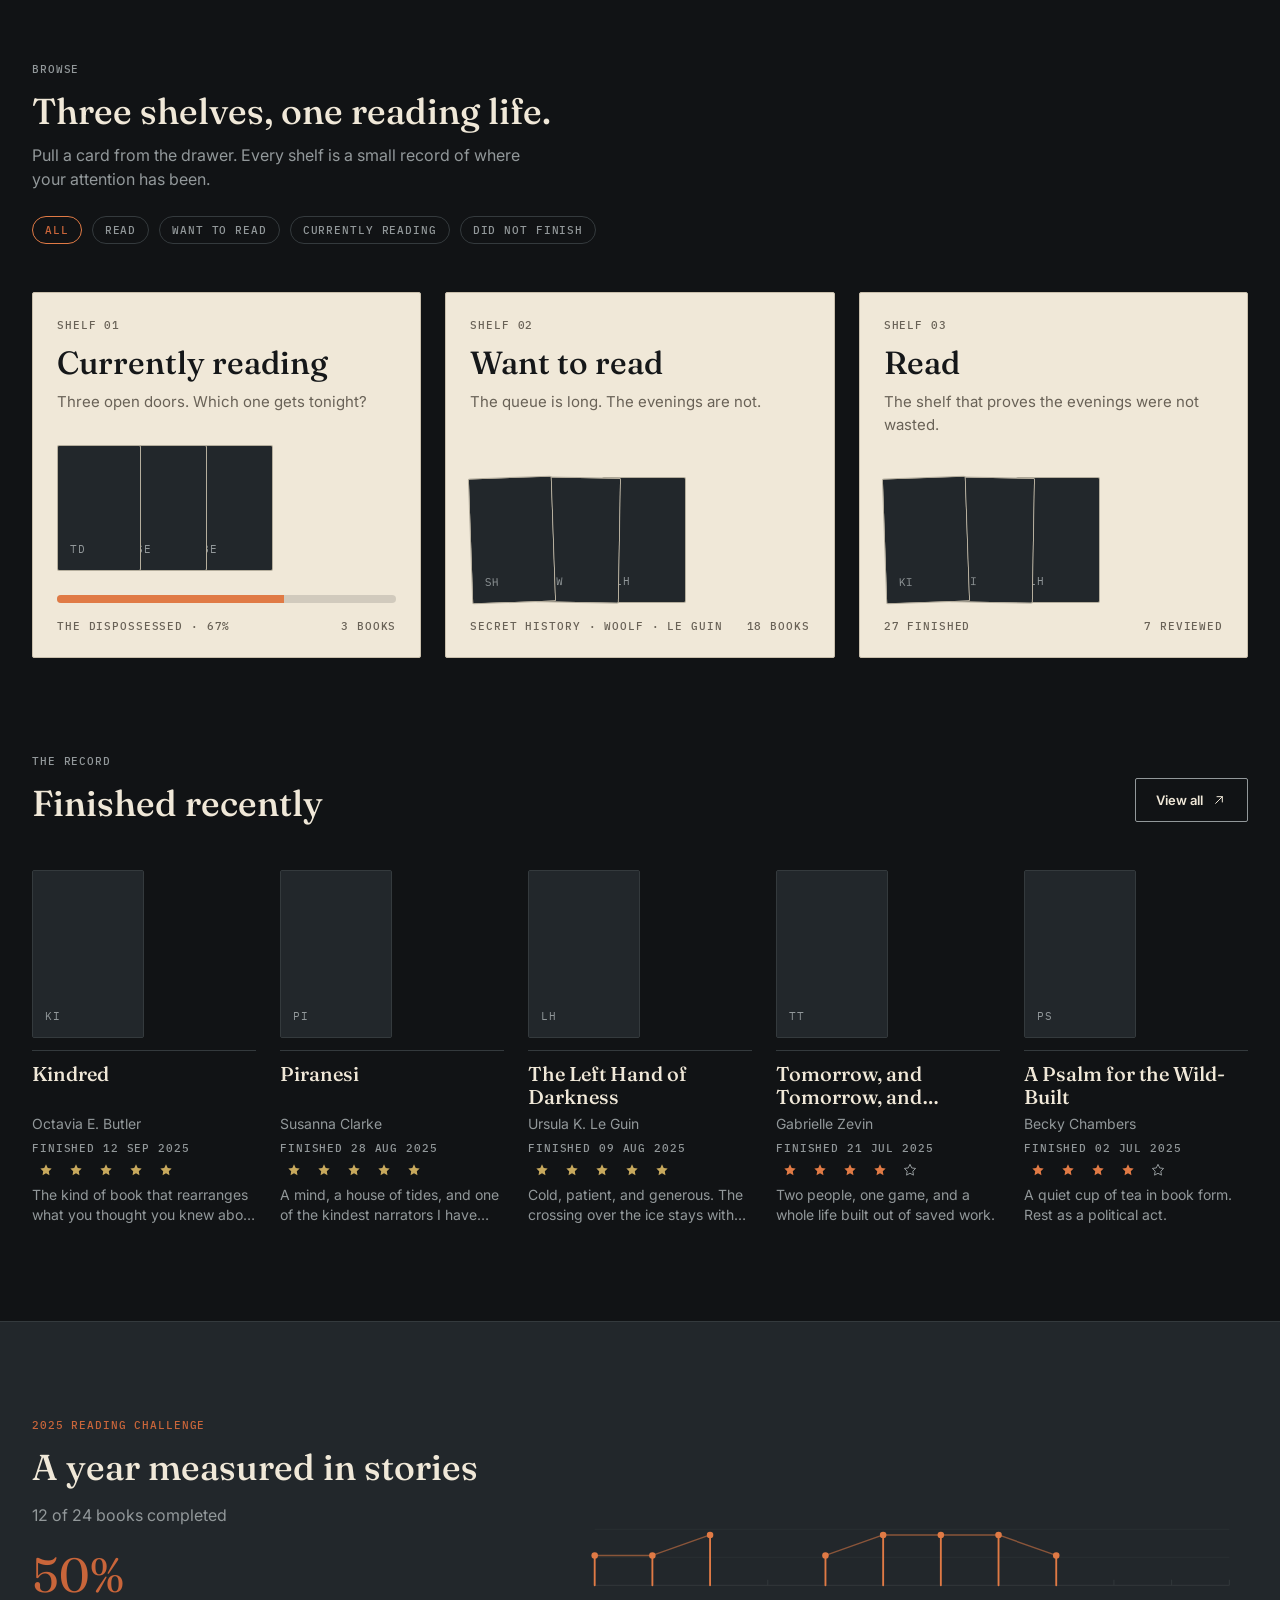
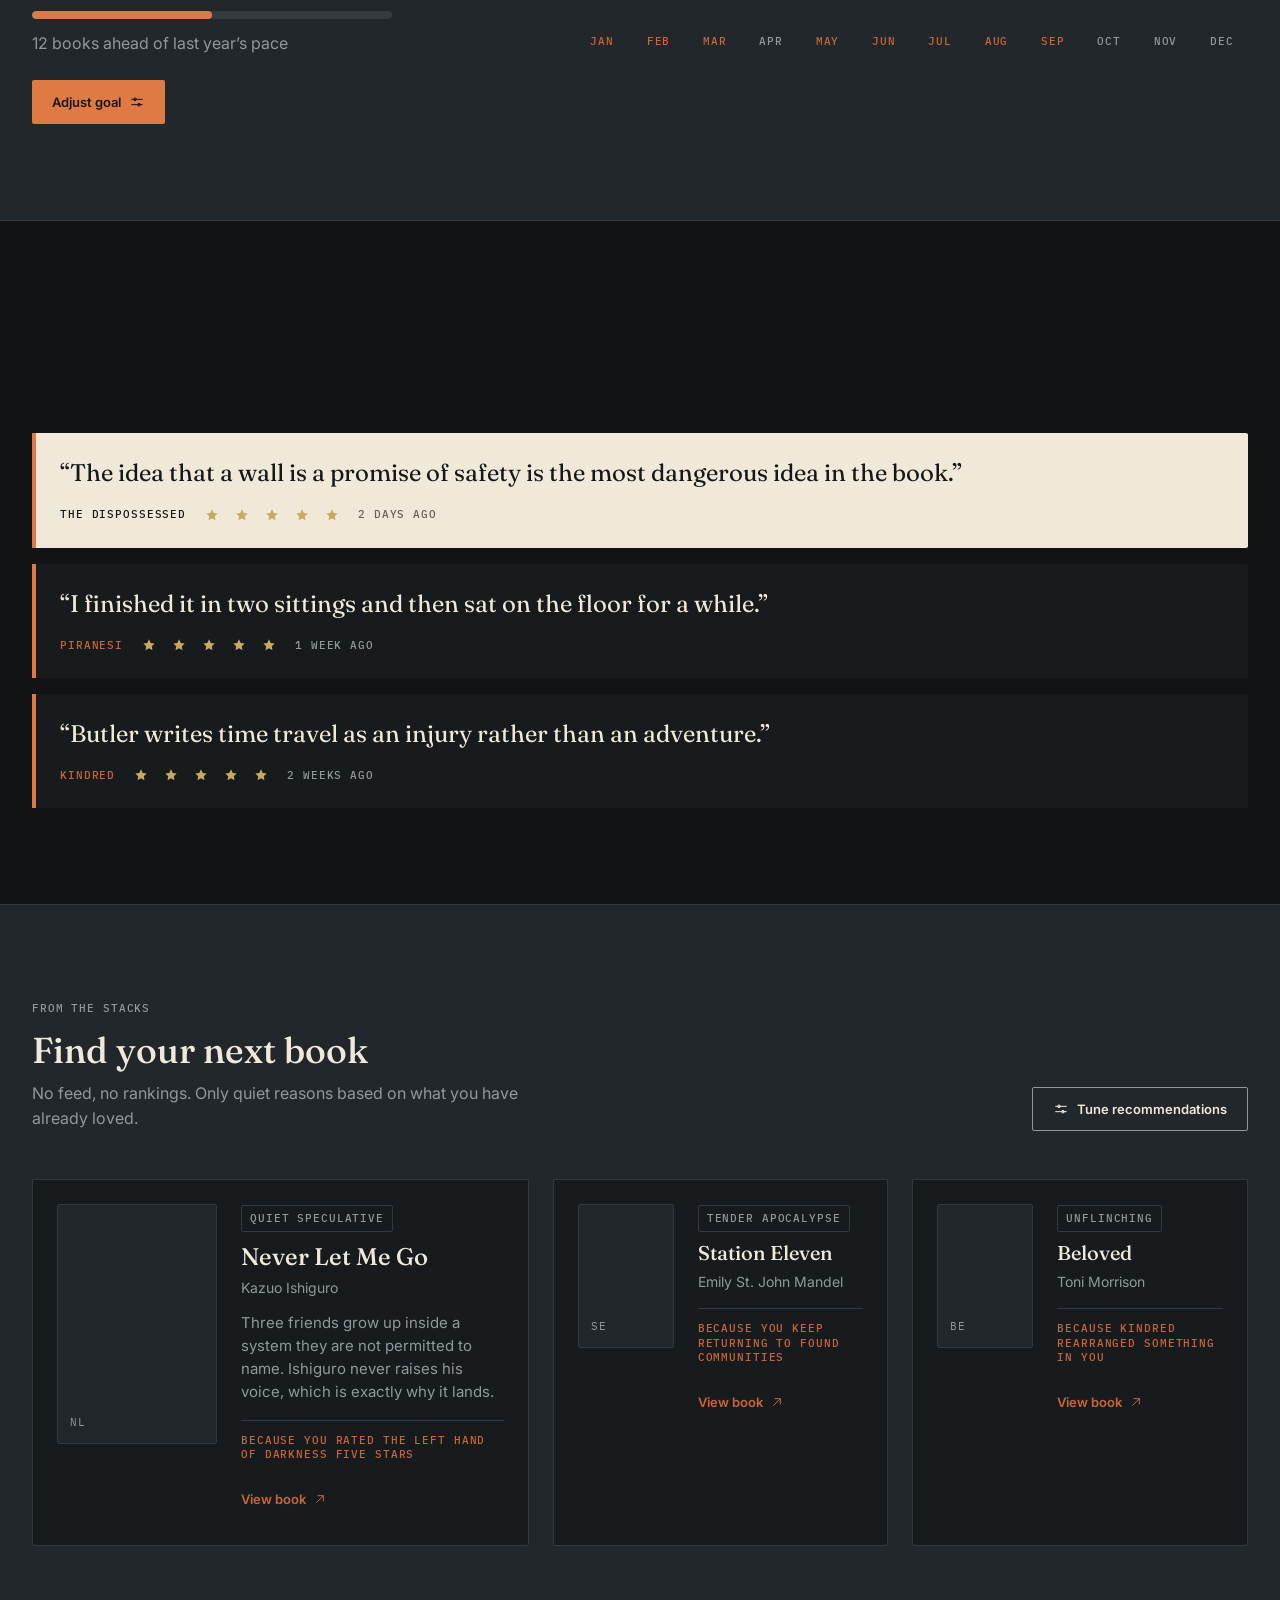
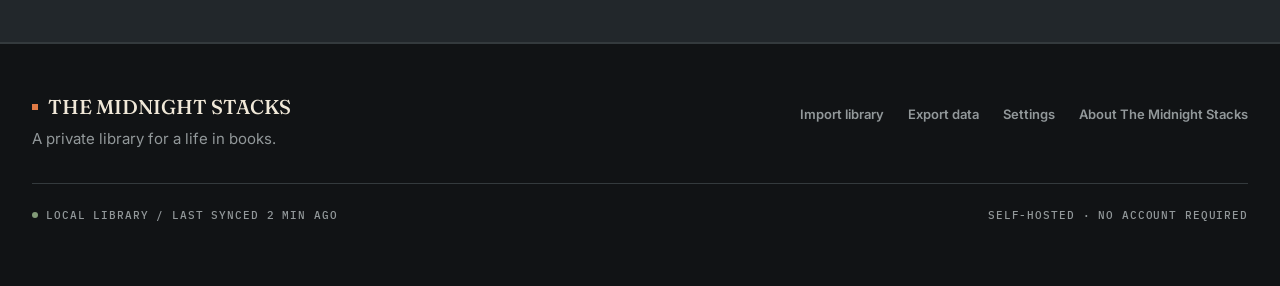
<file: goodreads-clone-ui/opencode-go-mimo-v2.6-pro/output/index.html>
<!DOCTYPE html>
<html lang="en">
<head>
<meta charset="utf-8">
<meta name="viewport" content="width=device-width, initial-scale=1">
<title>The Midnight Stacks — A private library for a life in books</title>
<meta name="description" content="The Midnight Stacks — a self-hosted home for your reading life. Shelves, notes, progress, and a year measured in stories.">
<link rel="preconnect" href="https://fonts.googleapis.com">
<link rel="preconnect" href="https://fonts.gstatic.com" crossorigin>
<link href="https://fonts.googleapis.com/css2?family=Fraunces:opsz,wght@9..144,400;9..144,500;9..144,600&family=IBM+Plex+Mono:wght@500&family=Inter:wght@400;500;600&display=swap" rel="stylesheet">
<style>
/* ============================================================
   THE MIDNIGHT STACKS
   Tokens
   ============================================================ */
:root{
  --canvas:#111315;
  --surface-1:#181B1E;
  --surface-2:#22272B;
  --surface-paper:#F0E8D8;
  --ink:#F0E8D8;
  --ink-dark:#151719;
  --ink-muted:#92989A;
  --ink-paper-muted:#696257;
  --line:#343A3D;
  --copper:#E07A45;
  --copper-hover:#F08B55;
  --copper-text:#C9653A;
  --sage:#829B78;
  --sky:#7B9CB5;
  --gold:#C8A95D;
  --warning:#D7A35D;
  --danger:#C66B67;
  --badge-bg:#2A201B;

  --s-1:8px;  --s-2:16px; --s-3:24px; --s-4:32px;
  --s-5:48px; --s-6:64px; --s-7:96px; --s-8:128px;

  --font-display:"Fraunces","Newsreader",Georgia,serif;
  --font-body:"Inter",system-ui,-apple-system,sans-serif;
  --font-mono:"IBM Plex Mono",ui-monospace,SFMono-Regular,monospace;

  --radius:2px;
  --pill:9999px;

  --ease-cinema:cubic-bezier(0.22,1,0.36,1);
  --ease-micro:cubic-bezier(0.2,0.8,0.2,1);

  --header-h:72px;
  --max:1440px;
  --content:1280px;
  --pad:32px;
}

*,*::before,*::after{box-sizing:border-box;}
html{-webkit-text-size-adjust:100%;}
body{
  margin:0;
  background:var(--canvas);
  color:var(--ink);
  font-family:var(--font-body);
  font-size:16px;
  line-height:1.55;
  font-weight:400;
  letter-spacing:0;
  -webkit-font-smoothing:antialiased;
  text-rendering:optimizeLegibility;
}
img{display:block;max-width:100%;}
button{font:inherit;color:inherit;background:none;border:0;cursor:pointer;}
a{color:inherit;text-decoration:none;}
ul,ol{margin:0;padding:0;list-style:none;}
h1,h2,h3,h4,p{margin:0;}
input{font:inherit;}

:focus-visible{
  outline:2px solid var(--copper);
  outline-offset:3px;
}

.vh{
  position:absolute!important;width:1px;height:1px;padding:0;margin:-1px;
  overflow:hidden;clip:rect(0 0 0 0);white-space:nowrap;border:0;
}

.shell{
  width:100%;
  max-width:var(--content);
  margin-inline:auto;
  padding-inline:var(--pad);
}
.shell--wide{max-width:var(--max);}

/* ---------- Type roles ---------- */
.t-display{
  font-family:var(--font-display);
  font-size:72px;font-weight:400;line-height:0.98;letter-spacing:0;
}
.t-section{
  font-family:var(--font-display);
  font-size:36px;font-weight:500;line-height:1.05;
}
.t-book{
  font-family:var(--font-display);
  font-size:24px;font-weight:500;line-height:1.12;
}
.t-body{font-size:16px;line-height:1.55;}
.t-small{font-size:14px;line-height:1.45;}
.t-ui{font-size:13px;font-weight:600;line-height:1.25;}
.t-meta{
  font-family:var(--font-mono);
  font-size:11px;font-weight:500;line-height:1.3;
  text-transform:uppercase;letter-spacing:0.08em;
}
.t-rating{font-family:var(--font-display);font-size:28px;font-weight:500;line-height:1;}
.muted{color:var(--ink-muted);}
.copper{color:var(--copper-text);}

/* ---------- Buttons ---------- */
.btn{
  display:inline-flex;align-items:center;justify-content:center;gap:var(--s-1);
  min-height:44px;padding:0 20px;border-radius:var(--radius);
  font-size:13px;font-weight:600;line-height:1.25;
  transition:background-color 160ms var(--ease-micro),color 160ms var(--ease-micro),border-color 160ms var(--ease-micro),transform 160ms var(--ease-micro);
  white-space:nowrap;
}
.btn--primary{background:var(--copper);color:var(--ink-dark);}
.btn--primary:hover{background:var(--copper-hover);transform:translateY(-2px);}
.btn--secondary{border:1px solid var(--ink-muted);color:var(--ink);background:transparent;}
.btn--secondary:hover{border-color:var(--copper);color:var(--copper-text);}
.btn--ghost{color:var(--ink-muted);padding:0 12px;}
.btn--ghost:hover{color:var(--copper-text);}
.btn svg{width:16px;height:16px;flex:none;}

.icon-btn{
  width:44px;height:44px;display:inline-flex;align-items:center;justify-content:center;
  border-radius:var(--radius);color:var(--ink-muted);
  transition:color 140ms var(--ease-micro),background-color 140ms var(--ease-micro);
}
.icon-btn:hover{color:var(--copper-text);background:var(--surface-2);}
.icon-btn svg{width:24px;height:24px;}

/* ============================================================
   Header
   ============================================================ */
.site-header{
  position:fixed;inset:0 0 auto 0;z-index:60;
  height:var(--header-h);
  background:var(--surface-1);
  border-bottom:1px solid var(--line);
}
.site-header__inner{
  height:100%;max-width:var(--max);margin-inline:auto;
  padding-inline:var(--pad);
  display:grid;grid-template-columns:auto 1fr auto;align-items:center;gap:var(--s-4);
}
.wordmark{
  display:inline-flex;align-items:center;gap:10px;
  font-family:var(--font-display);font-size:20px;font-weight:500;line-height:1;
  color:var(--ink);
}
.wordmark__lamp{
  width:6px;height:6px;background:var(--copper);flex:none;
  transition:transform 320ms var(--ease-cinema);
}
.wordmark:hover .wordmark__lamp{transform:scale(1.667);}

.search{
  justify-self:center;width:100%;max-width:420px;min-width:240px;position:relative;
  min-height:44px;display:flex;align-items:center;
}
.search input{
  width:100%;height:40px;align-self:center;
  background:var(--surface-2);
  border:1px solid var(--line);
  border-radius:var(--radius);
  color:var(--ink);
  padding:0 40px 0 38px;
  font-size:14px;
  transition:border-color 160ms var(--ease-micro);
}
.search input::placeholder{color:var(--ink-muted);}
.search input:focus{outline:none;border-color:var(--copper);}
.search input:focus-visible{outline:2px solid var(--copper);outline-offset:3px;}
.search__icon{
  position:absolute;left:11px;top:50%;transform:translateY(-50%);
  width:16px;height:16px;color:var(--ink-muted);pointer-events:none;
}
.search__clear{
  position:absolute;right:4px;top:50%;transform:translateY(-50%);
  width:32px;height:32px;display:none;align-items:center;justify-content:center;
  color:var(--ink-muted);border-radius:var(--radius);
}
.search__clear:hover{color:var(--copper-text);}
.search.has-value .search__clear{display:inline-flex;}

.site-nav{display:flex;align-items:center;gap:var(--s-1);}
.site-nav a{
  position:relative;display:inline-flex;align-items:center;
  min-height:44px;padding:0 12px;
  font-size:13px;font-weight:600;line-height:1.25;
  color:var(--ink-muted);
  transition:color 140ms var(--ease-micro);
}
.site-nav a:hover{color:var(--ink);}
.site-nav a.is-active{color:var(--copper-text);}
.site-nav a.is-active::after{
  content:"";position:absolute;left:12px;right:12px;bottom:14px;
  height:2px;background:var(--copper);
}
.avatar{
  position:relative;width:36px;height:36px;border-radius:var(--pill);
  background:var(--surface-2);border:1px solid var(--line);
  color:var(--ink-muted);font-family:var(--font-mono);font-size:11px;letter-spacing:0.08em;
  display:inline-flex;align-items:center;justify-content:center;
  transition:color 140ms var(--ease-micro),border-color 140ms var(--ease-micro);
}
.avatar:hover{color:var(--copper-text);border-color:var(--copper);}
/* 44px hit target without changing the 36px visual */
.avatar::before{
  content:"";position:absolute;top:50%;left:50%;
  width:44px;height:44px;transform:translate(-50%,-50%);
}
.menu-toggle{display:none;}
.search-toggle{display:none;}
.header-actions{display:flex;align-items:center;gap:2px;}

.mobile-nav{
  display:none;position:fixed;top:var(--header-h);left:0;right:0;z-index:55;
  background:var(--surface-1);border-bottom:1px solid var(--line);
  padding:var(--s-2) var(--pad) var(--s-3);
}
.mobile-nav.is-open{display:block;}
.mobile-nav a{
  display:flex;align-items:center;min-height:48px;
  font-size:15px;font-weight:600;color:var(--ink-muted);
  border-bottom:1px solid var(--line);
}
.mobile-nav a.is-active{color:var(--copper-text);}

/* ============================================================
   Shared section furniture
   ============================================================ */
main{padding-top:var(--header-h);}
.section{padding-block:var(--s-7);}
.section__head{
  display:flex;align-items:flex-end;justify-content:space-between;gap:var(--s-4);
  margin-bottom:var(--s-5);flex-wrap:wrap;
}
.section__head .btn{max-width:100%;}
.section__eyebrow{
  display:block;color:var(--ink-muted);margin-bottom:var(--s-2);
}
.section__title{color:var(--ink);}
.section__sub{color:var(--ink-muted);margin-top:12px;max-width:52ch;}

.rule{height:1px;background:var(--line);border:0;margin:0;}

/* ============================================================
   Reveal / motion
   ============================================================ */
.reveal{opacity:0;transform:translateY(24px);}
.reveal.is-in{
  opacity:1;transform:none;
  transition:opacity 600ms var(--ease-cinema),transform 600ms var(--ease-cinema);
  transition-delay:var(--reveal-delay,0ms);
}
.tile-reveal{opacity:0.7;transform:translateY(12px);}
.tile-reveal.is-in{
  opacity:1;transform:none;
  transition:opacity 320ms var(--ease-cinema),transform 320ms var(--ease-cinema);
  transition-delay:var(--reveal-delay,0ms);
}

/* ============================================================
   HERO — Reading now
   ============================================================ */
.hero{
  background:var(--surface-1);
  border-bottom:1px solid var(--line);
  padding-block:var(--s-7);
}
.hero__grid{
  display:grid;grid-template-columns:5fr 7fr;gap:var(--s-6);
  align-items:start;
  min-height:520px;
}
.hero__eyebrow{color:var(--copper-text);margin-bottom:var(--s-3);display:block;}
.hero__title{color:var(--ink);margin-bottom:var(--s-2);}
.hero__lede{color:var(--ink-muted);max-width:38ch;margin-bottom:var(--s-5);}

/* Checkout card */
.checkout{
  display:grid;grid-template-columns:180px 1fr;gap:var(--s-3);
  background:var(--surface-2);
  border:1px solid var(--line);
  border-left:2px solid var(--copper);
  border-radius:var(--radius);
  padding:var(--s-3);
  position:relative;
}
.checkout__caption{
  position:absolute;top:0;left:0;right:0;
  height:22px;display:flex;align-items:center;
  padding-inline:var(--s-3);
  background:var(--badge-bg);
  color:var(--copper-text);
  font-family:var(--font-mono);font-size:11px;font-weight:500;
  text-transform:uppercase;letter-spacing:0.08em;
  border-bottom:1px solid var(--line);
}
.checkout{padding-top:calc(var(--s-3) + 22px);}
.checkout__cover{
  width:180px;height:270px;position:relative;
  background:var(--surface-1);border:1px solid var(--line);border-radius:var(--radius);
  overflow:hidden;
}
.checkout__cover img{width:100%;height:100%;object-fit:cover;}
.cover-fallback{
  position:absolute;inset:0;display:flex;align-items:flex-end;padding:12px;
  background:var(--surface-2);color:var(--ink-muted);
  font-family:var(--font-mono);font-size:11px;letter-spacing:0.08em;text-transform:uppercase;
}
.checkout__body{display:flex;flex-direction:column;min-width:0;}
.checkout__title{color:var(--ink);margin-bottom:6px;}
.checkout__author{color:var(--ink-muted);font-size:15px;}
.checkout__edition{color:var(--ink-muted);margin-top:10px;}
.checkout__chapter{color:var(--copper-text);margin-top:var(--s-2);}

.progress{margin-top:var(--s-2);}
.progress__row{display:flex;align-items:baseline;justify-content:space-between;gap:var(--s-2);}
.progress__label{color:var(--ink-muted);}
.progress__pct{color:var(--copper-text);}
.progress__rail{
  margin-top:10px;height:8px;border-radius:var(--pill);
  background:var(--line);overflow:hidden;
}
.progress__fill{
  height:100%;width:0;border-radius:var(--pill);background:var(--copper);
  transition:width 450ms var(--ease-cinema);
}

.checkout__actions{display:flex;flex-wrap:wrap;gap:12px;margin-top:var(--s-3);}
.checkout__prompt{
  grid-column:1 / -1;
  margin-top:var(--s-3);padding-top:var(--s-3);border-top:1px solid var(--line);
  display:flex;align-items:center;gap:var(--s-2);flex-wrap:wrap;min-width:0;
}
.checkout__prompt .stars{flex-wrap:wrap;max-width:100%;}
.checkout__prompt-label{color:var(--ink-muted);}

/* Stars */
.stars{display:inline-flex;align-items:center;gap:2px;}
.stars button{
  width:32px;height:32px;display:inline-flex;align-items:center;justify-content:center;
  color:var(--ink-muted);border-radius:var(--radius);
  transition:color 140ms var(--ease-micro);
}
.stars button svg{width:18px;height:18px;}
.stars button:hover,.stars button.is-hot{color:var(--copper);}
.stars button.is-on{color:var(--copper);}
.stars button.is-on svg{fill:currentColor;}
.stars--static button{width:auto;height:auto;cursor:default;}
.stars--static button svg{width:16px;height:16px;}
.stars--static button.is-on{color:var(--copper);}
.stars--gold button.is-on{color:var(--gold);}

/* Shelf index — vertical strips */
.shelf-index{
  display:grid;grid-template-columns:repeat(4,minmax(0,1fr));gap:12px;
  min-height:520px;
}
.strip{
  position:relative;display:flex;flex-direction:column;justify-content:space-between;
  padding:var(--s-3) 14px;border-radius:var(--radius);
  border:1px solid var(--line);
  overflow:hidden;
}
.strip__name{
  font-family:var(--font-display);font-size:19px;font-weight:500;line-height:1.15;
  writing-mode:vertical-rl;text-orientation:mixed;
  transform:rotate(180deg);
  align-self:center;margin-block:auto;
}
.strip__num{
  font-family:var(--font-mono);font-size:11px;font-weight:500;
  letter-spacing:0.08em;text-transform:uppercase;
}
.strip--a{background:var(--surface-2);color:var(--ink);}
.strip--b{background:var(--surface-paper);color:var(--ink-dark);border-color:#C9BFAC;}
.strip--c{background:var(--badge-bg);color:var(--ink);border-color:#3A2C24;}
.strip--d{background:var(--line);color:var(--ink);}
.strip--b .strip__num{color:var(--ink-paper-muted);}
.strip--a .strip__num,.strip--c .strip__num,.strip--d .strip__num{color:var(--ink-muted);}
.strip__dot{width:6px;height:6px;border-radius:var(--pill);flex:none;}

/* ============================================================
   Library overview — metrics + status rail
   ============================================================ */
.metrics{
  display:grid;grid-template-columns:repeat(4,minmax(0,1fr));gap:var(--s-4);
  border-top:1px solid var(--line);border-bottom:1px solid var(--line);
  padding-block:var(--s-4);
}
.metric__num{
  font-family:var(--font-display);font-size:48px;font-weight:400;line-height:1;
  color:var(--ink);
}
.metric__label{display:block;margin-top:12px;color:var(--ink-muted);}
.metric__rule{margin-top:12px;height:2px;width:40px;background:transparent;}
.metric.is-active .metric__rule{background:var(--copper);}
.metric.is-active .metric__num{color:var(--copper-text);}

.status-rail{
  display:grid;grid-template-columns:repeat(4,minmax(0,1fr));gap:var(--s-4);
  margin-top:var(--s-5);
}
.status-band{
  border-top:1px solid var(--line);padding-top:var(--s-2);
  display:flex;flex-direction:column;gap:12px;
}
.status-band__top{display:flex;align-items:center;gap:var(--s-1);}
.status-dot{width:6px;height:6px;border-radius:var(--pill);flex:none;}
.status-band__count{color:var(--ink-muted);margin-left:auto;}
.thumb-stack{display:flex;}
.thumb-stack .thumb{
  width:44px;height:66px;border:1px solid var(--line);border-radius:var(--radius);
  background:var(--surface-2);overflow:hidden;margin-right:-8px;
}
.thumb-stack .thumb:nth-child(1){z-index:3;}
.thumb-stack .thumb:nth-child(2){z-index:2;}
.thumb-stack .thumb:nth-child(3){z-index:1;}
.thumb-stack .thumb{position:relative;}
.thumb-stack .thumb img{width:100%;height:100%;object-fit:cover;}

/* ============================================================
   Shelves — paper panels
   ============================================================ */
.tabs{display:flex;flex-wrap:wrap;gap:18px 10px;}
.tab{
  position:relative;height:28px;padding:0 12px;border-radius:var(--pill);
  border:1px solid var(--line);color:var(--ink-muted);
  font-family:var(--font-mono);font-size:11px;font-weight:500;
  text-transform:uppercase;letter-spacing:0.08em;
  display:inline-flex;align-items:center;
  transition:color 160ms var(--ease-micro),border-color 160ms var(--ease-micro);
}
.tab:hover{color:var(--ink);border-color:var(--ink-muted);}
.tab.is-active{color:var(--copper-text);border-color:var(--copper);}
/* 44px hit target without changing the 28px pill */
.tab::before{
  content:"";position:absolute;left:0;right:0;top:50%;
  height:44px;transform:translateY(-50%);
}

.shelves{
  display:grid;grid-template-columns:repeat(3,1fr);gap:var(--s-3);
  margin-top:var(--s-4);
}
.shelf{
  background:var(--surface-paper);color:var(--ink-dark);
  border:1px solid #C9BFAC;border-radius:var(--radius);
  padding:var(--s-3);min-height:240px;
  display:flex;flex-direction:column;
  position:relative;overflow:hidden;
}
.shelf__eyebrow{
  font-family:var(--font-mono);font-size:11px;font-weight:500;
  text-transform:uppercase;letter-spacing:0.08em;color:var(--ink-paper-muted);
}
.shelf__title{
  font-family:var(--font-display);font-size:32px;font-weight:500;line-height:1.05;
  margin-top:12px;color:var(--ink-dark);
}
.shelf__desc{color:var(--ink-paper-muted);font-size:15px;margin-top:10px;}
.shelf__covers{
  display:flex;align-items:flex-end;margin-top:auto;padding-top:var(--s-4);
  min-height:140px;
}
.shelf__covers .sc{
  width:84px;height:126px;flex:none;
  border:1px solid rgba(21,23,25,0.18);border-radius:var(--radius);
  overflow:hidden;background:#D9CFBB;margin-right:-18px;
  position:relative;
}
.shelf__covers .sc img{width:100%;height:100%;object-fit:cover;}
.shelf__covers .sc:nth-child(1){transform:rotate(-2deg);z-index:3;}
.shelf__covers .sc:nth-child(2){transform:rotate(1deg);z-index:2;}
.shelf__covers .sc:nth-child(3){transform:rotate(0deg);z-index:1;}
.shelf--current .shelf__covers .sc{transform:none;}
.shelf__progress{
  margin-top:var(--s-3);height:8px;border-radius:var(--pill);
  background:rgba(21,23,25,0.14);overflow:hidden;
}
.shelf__progress span{display:block;height:100%;background:var(--copper);width:68%;}
.shelf__meta{
  display:flex;align-items:center;justify-content:space-between;gap:12px;
  margin-top:var(--s-2);color:var(--ink-paper-muted);
}
.shelf__empty{
  margin-top:auto;padding-top:var(--s-4);
  color:var(--ink-paper-muted);font-size:15px;
}
.shelf[hidden]{display:none;}

/* ============================================================
   Recently finished — catalog tiles
   ============================================================ */
.catalog{
  display:grid;grid-template-columns:repeat(5,1fr);gap:var(--s-3);
}
.book-tile{display:flex;flex-direction:column;min-width:0;}
.book-tile__cover{
  position:relative;width:100%;aspect-ratio:2/3;max-width:112px;
  background:var(--surface-2);border:1px solid var(--line);border-radius:var(--radius);
  overflow:hidden;
}
.book-tile__cover img{width:100%;height:100%;object-fit:cover;}
.book-tile__cover::after{
  content:"";position:absolute;inset:0;pointer-events:none;
  background:linear-gradient(105deg,transparent 32%,rgba(224,122,69,0.30) 50%,transparent 68%);
  transform:translateX(-110%);
}
.book-tile.is-sweep .book-tile__cover::after{
  animation:sweep 520ms var(--ease-cinema) forwards;
  animation-delay:var(--sweep-delay,0ms);
}
@keyframes sweep{to{transform:translateX(110%);}}

.book-tile__body{
  margin-top:12px;padding-top:12px;border-top:1px solid var(--line);
  display:flex;flex-direction:column;gap:6px;
}
.book-tile__title{
  font-family:var(--font-display);font-size:20px;font-weight:500;line-height:1.12;
  color:var(--ink);
  min-height:2.24em;
  display:-webkit-box;-webkit-line-clamp:2;-webkit-box-orient:vertical;overflow:hidden;
}
.book-tile__author{color:var(--ink-muted);font-size:14px;line-height:1.45;}
.book-tile__meta{color:var(--ink-muted);}
.book-tile__excerpt{
  color:var(--ink-muted);font-size:14px;line-height:1.45;
  display:-webkit-box;-webkit-line-clamp:2;-webkit-box-orient:vertical;overflow:hidden;
}
.book-tile.is-hidden{display:none;}

.empty-note{
  border:1px solid var(--line);border-radius:var(--radius);
  padding:var(--s-3);color:var(--ink-muted);font-size:15px;
}

/* ============================================================
   Annual challenge
   ============================================================ */
.challenge{
  background:var(--surface-2);
  border-block:1px solid var(--line);
  padding-block:var(--s-7);
}
.challenge__grid{
  display:grid;grid-template-columns:5fr 7fr;gap:var(--s-6);align-items:center;
}
.challenge__grid>*{min-width:0;}
.hero__grid>*{min-width:0;}
.shelves>*{min-width:0;}
.challenge__eyebrow{color:var(--copper-text);display:block;margin-bottom:var(--s-2);}
.challenge__title{color:var(--ink);}
.challenge__count{color:var(--ink-muted);margin-top:var(--s-2);}
.challenge__pct{
  font-family:var(--font-display);font-size:48px;font-weight:400;line-height:1;
  color:var(--copper-text);margin-top:var(--s-3);
}
.challenge__bar{
  margin-top:12px;height:8px;border-radius:var(--pill);
  background:var(--line);overflow:hidden;max-width:360px;
}
.challenge__bar span{display:block;height:100%;width:0;background:var(--copper);border-radius:var(--pill);}
.challenge__note{color:var(--ink-muted);margin-top:12px;}
.challenge__cta{margin-top:var(--s-3);}

.timeline{width:100%;}
.timeline svg{width:100%;height:auto;display:block;overflow:visible;}
.timeline__months{
  display:grid;grid-template-columns:repeat(12,minmax(0,1fr));gap:4px;margin-top:10px;
}
.timeline__months span{
  font-family:var(--font-mono);font-size:11px;font-weight:500;
  letter-spacing:0.08em;text-transform:uppercase;color:var(--ink-muted);
  text-align:center;min-width:0;overflow:hidden;
}
.timeline__months span.is-done{color:var(--copper-text);}

/* ============================================================
   Notes
   ============================================================ */
.notes{display:grid;gap:var(--s-2);}
.note{
  border-left:4px solid var(--copper);
  padding:var(--s-3);
  background:var(--surface-1);
  border-radius:0 var(--radius) var(--radius) 0;
  display:grid;grid-template-columns:1fr auto;gap:var(--s-3);align-items:start;
}
.note--paper{background:var(--surface-paper);color:var(--ink-dark);}
.note__quote{
  font-family:var(--font-display);font-size:24px;font-weight:400;line-height:1.35;
  color:var(--ink);
}
.note--paper .note__quote{color:var(--ink-dark);}
.note__ref{
  display:flex;align-items:center;gap:12px;flex-wrap:wrap;
  margin-top:var(--s-2);color:var(--ink-muted);
}
.note--paper .note__ref{color:var(--ink-paper-muted);}
.note__book{color:var(--copper-text);}
.note--paper .note__book{color:var(--ink-dark);font-weight:500;}
.note__date{color:var(--ink-muted);}
.note--paper .note__date{color:var(--ink-paper-muted);}

/* ============================================================
   Discover
   ============================================================ */
.discover{
  background:var(--surface-2);border-block:1px solid var(--line);
  padding-block:var(--s-7);
}
.discover__grid{
  display:grid;grid-template-columns:5fr 7fr;gap:var(--s-3);
}
.rec{
  background:var(--surface-1);border:1px solid var(--line);border-radius:var(--radius);
  padding:var(--s-3);display:grid;gap:var(--s-3);
}
.rec__label{
  display:inline-flex;align-self:flex-start;
  padding:4px 8px;border:1px solid var(--line);border-radius:var(--radius);
  color:var(--ink-muted);
  font-family:var(--font-mono);font-size:11px;font-weight:500;
  text-transform:uppercase;letter-spacing:0.08em;
}
.rec--primary{grid-template-columns:160px 1fr;align-items:start;}
.rec__cover{
  width:100%;aspect-ratio:2/3;position:relative;
  background:var(--surface-2);border:1px solid var(--line);border-radius:var(--radius);overflow:hidden;
}
.rec--primary .rec__cover{width:160px;max-width:160px;}
.rec__cover img{width:100%;height:100%;object-fit:cover;}
.rec__title{
  font-family:var(--font-display);font-size:24px;font-weight:500;line-height:1.12;color:var(--ink);
}
.rec__author{color:var(--ink-muted);font-size:14px;margin-top:6px;}
.rec__desc{color:var(--ink-muted);font-size:15px;margin-top:12px;}
.rec__reason{
  margin-top:var(--s-2);padding-top:12px;border-top:1px solid var(--line);
  color:var(--copper-text);
}
.rec__action{
  margin-top:var(--s-2);display:inline-flex;align-items:center;gap:6px;
  min-height:44px;color:var(--copper-text);
  font-size:13px;font-weight:600;
  transition:color 140ms var(--ease-micro),gap 140ms var(--ease-micro);
}
.rec__action:hover{color:var(--copper-hover);gap:10px;}
.rec__action svg{width:16px;height:16px;}

.rec-stack{display:grid;grid-template-columns:1fr 1fr;gap:var(--s-3);}
.rec-stack>*{min-width:0;}
.rec--small{grid-template-columns:96px 1fr;}
.rec--small .rec__cover{width:96px;max-width:96px;}
.rec--small .rec__title{font-size:20px;}

/* ============================================================
   Footer
   ============================================================ */
.site-footer{
  padding-block:var(--s-5) var(--s-6);
  border-top:1px solid var(--line);
}
.site-footer__inner{
  display:grid;grid-template-columns:1fr auto;gap:var(--s-4);align-items:start;
}
.site-footer__tag{color:var(--ink-muted);margin-top:10px;font-size:15px;}
.footer-links{display:flex;flex-wrap:wrap;gap:var(--s-1) var(--s-3);}
.footer-links a{
  display:inline-flex;align-items:center;min-height:44px;
  font-size:13px;font-weight:600;color:var(--ink-muted);
  transition:color 140ms var(--ease-micro);
}
.footer-links a:hover{color:var(--copper-text);}
.site-footer__bottom{
  margin-top:var(--s-4);padding-top:var(--s-3);border-top:1px solid var(--line);
  display:flex;align-items:center;justify-content:space-between;gap:var(--s-3);flex-wrap:wrap;
}
.sync{display:inline-flex;align-items:center;gap:var(--s-1);color:var(--ink-muted);}
.sync__dot{width:6px;height:6px;border-radius:var(--pill);background:var(--sage);flex:none;}

/* ============================================================
   Toast
   ============================================================ */
.toast{
  position:fixed;left:50%;bottom:24px;transform:translate(-50%,12px);
  z-index:100;
  background:var(--surface-paper);color:var(--ink-dark);
  border-left:4px solid var(--copper);
  border-radius:var(--radius);
  padding:12px var(--s-3);
  font-family:var(--font-mono);font-size:11px;font-weight:500;
  text-transform:uppercase;letter-spacing:0.08em;
  opacity:0;pointer-events:none;
  transition:opacity 200ms var(--ease-micro),transform 200ms var(--ease-micro);
}
.toast.is-on{opacity:1;transform:translate(-50%,0);}

/* ============================================================
   Responsive
   ============================================================ */
@media (max-width:1099px){
  :root{--pad:24px;}
  .t-display{font-size:56px;}
  .hero__grid{grid-template-columns:4fr 8fr;gap:var(--s-5);}
  .shelf-index{grid-template-columns:repeat(4,1fr);min-height:420px;}
  .shelves{grid-template-columns:1fr 1fr;}
  .challenge__grid{grid-template-columns:1fr 1fr;gap:var(--s-5);}
  .discover__grid{grid-template-columns:1fr;}
  .rec--primary{grid-template-columns:160px 1fr;}
  .catalog{grid-template-columns:repeat(4,1fr);overflow-x:auto;}
  .checkout{grid-template-columns:150px 1fr;}
  .checkout__cover{width:150px;height:225px;}
  .status-rail{grid-template-columns:1fr 1fr;gap:var(--s-3);}
}

@media (max-width:860px){
  .site-nav{display:none;}
  .menu-toggle{display:inline-flex;}
  .search{max-width:none;}
  .site-header__inner{grid-template-columns:auto 1fr auto;gap:var(--s-2);}
  .note{grid-template-columns:1fr;}
}

@media (max-width:699px){
  :root{--pad:16px;--header-h:64px;--s-7:56px;}
  .t-display{font-size:42px;}
  .t-section{font-size:28px;}
  .t-book{font-size:20px;}
  body{font-size:15px;}
  .t-meta{font-size:10px;}

  .wordmark{font-size:17px;}
  .search{min-width:0;}
  .search input{padding-left:34px;font-size:13px;}

  .hero__grid{grid-template-columns:1fr;min-height:0;gap:var(--s-5);}
  .shelf-index{
    grid-template-columns:repeat(4,1fr);min-height:0;gap:8px;
  }
  .strip{padding:12px 8px;min-height:132px;}
  .strip__name{
    writing-mode:horizontal-tb;transform:none;
    font-size:13px;text-align:left;align-self:flex-start;margin-block:0;
  }
  .strip__num{font-size:9px;}

  .checkout{grid-template-columns:96px 1fr;padding:12px;padding-top:calc(12px + 22px);gap:12px;}
  .checkout__cover{width:96px;height:144px;}
  .checkout__actions .btn{flex:1 1 auto;}

  .metrics{grid-template-columns:1fr 1fr;gap:var(--s-3);}
  .metric__num{font-size:36px;}
  .status-rail{grid-template-columns:1fr 1fr;}

  .shelves{grid-template-columns:1fr;}
  .shelf__title{font-size:26px;}
  .shelf__covers .sc{width:72px;height:108px;}

  .search-toggle{display:inline-flex;}
  .search{
    position:absolute;top:0;bottom:0;left:var(--pad);right:calc(var(--pad) + 92px);
    width:auto;max-width:none;min-width:0;z-index:3;
    background:var(--surface-1);
    opacity:0;visibility:hidden;pointer-events:none;
    transition:opacity 160ms var(--ease-micro),visibility 0s linear 160ms;
  }
  .search.is-open{
    opacity:1;visibility:visible;pointer-events:auto;
    transition:opacity 160ms var(--ease-micro),visibility 0s linear 0s;
  }
  .site-header.is-search-open .wordmark{opacity:0;pointer-events:none;}
  .search__icon{left:11px;}

  #hero-stars button{width:44px;height:44px;}
  .timeline__months span{font-size:9px;letter-spacing:0.04em;}

  .catalog{
    grid-template-columns:repeat(5, minmax(148px,72%));
    overflow-x:auto;scroll-snap-type:x mandatory;
    padding-bottom:var(--s-2);
    -webkit-overflow-scrolling:touch;
  }
  .book-tile{scroll-snap-align:start;}
  .book-tile__cover{max-width:96px;}

  .challenge__grid{grid-template-columns:1fr;gap:var(--s-5);}
  .challenge__pct{font-size:36px;}

  .note__quote{font-size:20px;}

  .rec--primary{grid-template-columns:120px 1fr;}
  .rec--primary .rec__cover{width:120px;max-width:120px;}
  .rec-stack{grid-template-columns:1fr;}
  .rec--small{grid-template-columns:96px 1fr;}

  .site-footer__inner{grid-template-columns:1fr;}
  .toast{left:16px;right:16px;transform:translateY(12px);}
  .toast.is-on{transform:translateY(0);}
}

/* ============================================================
   Reduced motion
   ============================================================ */
@media (prefers-reduced-motion:reduce){
  *,*::before,*::after{
    animation-duration:0.01ms!important;
    animation-iteration-count:1!important;
    transition-duration:0.01ms!important;
    scroll-behavior:auto!important;
  }
  .reveal,.tile-reveal{opacity:1;transform:none;}
  .book-tile__cover::after{display:none;}
  .btn--primary:hover{transform:none;}
}
</style>
</head>
<body>

<!-- ============================ HEADER ============================ -->
<header class="site-header">
  <div class="site-header__inner">
    <a class="wordmark" href="#top" aria-label="The Midnight Stacks — home">
      <span class="wordmark__lamp" aria-hidden="true"></span>
      THE MIDNIGHT STACKS
    </a>

    <div class="search" id="search" role="search">
      <svg class="search__icon" viewBox="0 0 24 24" fill="none" stroke="currentColor" stroke-width="1.5" stroke-linecap="round" stroke-linejoin="round" aria-hidden="true"><circle cx="11" cy="11" r="7"/><path d="M20 20l-3.6-3.6"/></svg>
      <label class="vh" for="search-input">Search your library</label>
      <input id="search-input" type="search" autocomplete="off" placeholder="Search your library, authors, ISBNs…">
      <button class="search__clear" type="button" id="search-clear" aria-label="Clear search">
        <svg viewBox="0 0 24 24" fill="none" stroke="currentColor" stroke-width="1.5" stroke-linecap="round" aria-hidden="true"><path d="M6 6l12 12M18 6L6 18"/></svg>
      </button>
    </div>

    <nav class="site-nav" aria-label="Primary">
      <a href="#discover">Discover</a>
      <a href="#library" class="is-active" aria-current="page">My Library</a>
      <a href="#challenge">Reading Challenge</a>
      <button class="avatar" type="button" aria-label="Account for Ada Reyes">AR</button>
    </nav>

    <div class="header-actions">
      <button class="icon-btn search-toggle" type="button" id="search-toggle" aria-label="Open search" aria-expanded="false" aria-controls="search">
        <svg viewBox="0 0 24 24" fill="none" stroke="currentColor" stroke-width="1.5" stroke-linecap="round" stroke-linejoin="round" aria-hidden="true"><circle cx="11" cy="11" r="7"/><path d="M20 20l-3.6-3.6"/></svg>
      </button>
      <button class="icon-btn menu-toggle" type="button" id="menu-toggle" aria-label="Open menu" aria-expanded="false" aria-controls="mobile-nav">
        <svg viewBox="0 0 24 24" fill="none" stroke="currentColor" stroke-width="1.5" stroke-linecap="round" aria-hidden="true"><path d="M4 7h16M4 12h16M4 17h16"/></svg>
      </button>
    </div>
  </div>
</header>

<nav class="mobile-nav" id="mobile-nav" aria-label="Mobile">
  <a href="#discover">Discover</a>
  <a href="#library" class="is-active" aria-current="page">My Library</a>
  <a href="#challenge">Reading Challenge</a>
  <a href="#notes">Notes</a>
  <a href="#settings">Settings</a>
</nav>

<main id="top">

  <!-- ============================ HERO ============================ -->
  <section class="hero" aria-labelledby="hero-title">
    <div class="shell shell--wide">
      <div class="hero__grid">

        <div class="hero__left reveal">
          <span class="t-meta hero__eyebrow">Reading now</span>
          <h1 class="t-display hero__title" id="hero-title">The book in your hands</h1>
          <p class="hero__lede">One lamp, one chair, one spine broken in at the right place. This is the book that currently has your evenings.</p>

          <article class="checkout" aria-labelledby="now-title">
            <div class="checkout__caption">Due back when finished</div>

            <div class="checkout__cover">
              <img src="https://covers.openlibrary.org/b/id/6979680-L.jpg"
                   alt="Cover of The Dispossessed by Ursula K. Le Guin"
                   width="180" height="270"
                   data-fallback="TD">
            </div>

            <div class="checkout__body">
              <h2 class="t-book checkout__title" id="now-title">The Dispossessed</h2>
              <p class="checkout__author">Ursula K. Le Guin</p>
              <p class="t-meta checkout__edition">Locust &amp; Key Editions / 1974</p>
              <p class="t-meta checkout__chapter" id="now-chapter">Chapter 14 of 21</p>

              <div class="progress">
                <div class="progress__row">
                  <span class="t-meta progress__label">Reading progress</span>
                  <span class="t-meta progress__pct" id="now-pct">67%</span>
                </div>
                <div class="progress__rail" role="progressbar" aria-labelledby="now-title"
                     aria-valuemin="0" aria-valuemax="21" aria-valuenow="14" id="now-rail">
                  <div class="progress__fill" id="now-fill"></div>
                </div>
              </div>

              <div class="checkout__actions">
                <button class="btn btn--primary" type="button" id="update-progress">
                  Update progress
                  <svg viewBox="0 0 24 24" fill="none" stroke="currentColor" stroke-width="1.5" stroke-linecap="round" stroke-linejoin="round" aria-hidden="true"><path d="M7 17L17 7M9 7h8v8"/></svg>
                </button>
                <a class="btn btn--secondary" href="#library">
                  View book
                  <svg viewBox="0 0 24 24" fill="none" stroke="currentColor" stroke-width="1.5" stroke-linecap="round" stroke-linejoin="round" aria-hidden="true"><path d="M9 6l6 6-6 6"/></svg>
                </a>
              </div>
            </div>

            <div class="checkout__prompt">
              <span class="t-meta checkout__prompt-label">How is it treating you?</span>
              <div class="stars" id="hero-stars" role="radiogroup" aria-label="Rate The Dispossessed">
                <button type="button" role="radio" aria-checked="false" aria-label="1 star" data-value="1"><svg viewBox="0 0 24 24" fill="none" stroke="currentColor" stroke-width="1.5" stroke-linejoin="round"><path d="M12 3.5l2.6 5.4 5.9.8-4.3 4.1 1 5.9-5.2-2.8-5.2 2.8 1-5.9L3.5 9.7l5.9-.8z"/></svg></button>
                <button type="button" role="radio" aria-checked="false" aria-label="2 stars" data-value="2"><svg viewBox="0 0 24 24" fill="none" stroke="currentColor" stroke-width="1.5" stroke-linejoin="round"><path d="M12 3.5l2.6 5.4 5.9.8-4.3 4.1 1 5.9-5.2-2.8-5.2 2.8 1-5.9L3.5 9.7l5.9-.8z"/></svg></button>
                <button type="button" role="radio" aria-checked="false" aria-label="3 stars" data-value="3"><svg viewBox="0 0 24 24" fill="none" stroke="currentColor" stroke-width="1.5" stroke-linejoin="round"><path d="M12 3.5l2.6 5.4 5.9.8-4.3 4.1 1 5.9-5.2-2.8-5.2 2.8 1-5.9L3.5 9.7l5.9-.8z"/></svg></button>
                <button type="button" role="radio" aria-checked="false" aria-label="4 stars" data-value="4"><svg viewBox="0 0 24 24" fill="none" stroke="currentColor" stroke-width="1.5" stroke-linejoin="round"><path d="M12 3.5l2.6 5.4 5.9.8-4.3 4.1 1 5.9-5.2-2.8-5.2 2.8 1-5.9L3.5 9.7l5.9-.8z"/></svg></button>
                <button type="button" role="radio" aria-checked="false" aria-label="5 stars" data-value="5"><svg viewBox="0 0 24 24" fill="none" stroke="currentColor" stroke-width="1.5" stroke-linejoin="round"><path d="M12 3.5l2.6 5.4 5.9.8-4.3 4.1 1 5.9-5.2-2.8-5.2 2.8 1-5.9L3.5 9.7l5.9-.8z"/></svg></button>
              </div>
            </div>
          </article>
        </div>

        <aside class="shelf-index reveal" aria-label="Shelf index" style="--reveal-delay:80ms">
          <div class="strip strip--a">
            <span class="strip__dot" style="background:#829B78" aria-hidden="true"></span>
            <span class="strip__name">Reading now</span>
            <span class="strip__num">Cat. 001 / 3</span>
          </div>
          <div class="strip strip--b">
            <span class="strip__dot" style="background:#7B9CB5" aria-hidden="true"></span>
            <span class="strip__name">Want to read</span>
            <span class="strip__num">Cat. 002 / 18</span>
          </div>
          <div class="strip strip--c">
            <span class="strip__dot" style="background:#C8A95D" aria-hidden="true"></span>
            <span class="strip__name">Five stars</span>
            <span class="strip__num">Cat. 003 / 11</span>
          </div>
          <div class="strip strip--d">
            <span class="strip__dot" style="background:#92989A" aria-hidden="true"></span>
            <span class="strip__name">Notes</span>
            <span class="strip__num">Cat. 004 / 7</span>
          </div>
        </aside>

      </div>
    </div>
  </section>

  <!-- ============================ LIBRARY OVERVIEW ============================ -->
  <section class="section" id="library" aria-labelledby="overview-title">
    <div class="shell">
      <div class="section__head reveal">
        <div>
          <span class="t-meta section__eyebrow">The ledger</span>
          <h2 class="t-section section__title" id="overview-title">Your library, at a glance</h2>
        </div>
      </div>

      <div class="metrics reveal">
        <div class="metric is-active">
          <div class="metric__num">48</div>
          <span class="t-meta metric__label">Books</span>
          <div class="metric__rule"></div>
        </div>
        <div class="metric">
          <div class="metric__num">12</div>
          <span class="t-meta metric__label">This year</span>
          <div class="metric__rule"></div>
        </div>
        <div class="metric">
          <div class="metric__num">3</div>
          <span class="t-meta metric__label">In progress</span>
          <div class="metric__rule"></div>
        </div>
        <div class="metric">
          <div class="metric__num">7</div>
          <span class="t-meta metric__label">Reviews</span>
          <div class="metric__rule"></div>
        </div>
      </div>

      <div class="status-rail reveal" style="--reveal-delay:80ms">
        <div class="status-band">
          <div class="status-band__top">
            <span class="status-dot" style="background:#7B9CB5"></span>
            <span class="t-meta">Want to read</span>
            <span class="t-meta status-band__count">18</span>
          </div>
          <div class="thumb-stack" aria-hidden="true">
            <div class="thumb"><img src="https://covers.openlibrary.org/b/id/744854-M.jpg" alt="" data-fallback="SH"></div>
            <div class="thumb"><img src="https://covers.openlibrary.org/b/id/119517-M.jpg" alt="" data-fallback="TW"></div>
            <div class="thumb"><img src="https://covers.openlibrary.org/b/id/15171232-M.jpg" alt="" data-fallback="LH"></div>
          </div>
        </div>
        <div class="status-band">
          <div class="status-band__top">
            <span class="status-dot" style="background:#E07A45"></span>
            <span class="t-meta">Currently reading</span>
            <span class="t-meta status-band__count">3</span>
          </div>
          <div class="thumb-stack" aria-hidden="true">
            <div class="thumb"><img src="https://covers.openlibrary.org/b/id/6979680-M.jpg" alt="" data-fallback="TD"></div>
            <div class="thumb"><img src="https://covers.openlibrary.org/b/id/7369961-M.jpg" alt="" data-fallback="SE"></div>
            <div class="thumb"><img src="https://covers.openlibrary.org/b/id/8261367-M.jpg" alt="" data-fallback="BE"></div>
          </div>
        </div>
        <div class="status-band">
          <div class="status-band__top">
            <span class="status-dot" style="background:#829B78"></span>
            <span class="t-meta">Read</span>
            <span class="t-meta status-band__count">27</span>
          </div>
          <div class="thumb-stack" aria-hidden="true">
            <div class="thumb"><img src="https://covers.openlibrary.org/b/id/8745330-M.jpg" alt="" data-fallback="KI"></div>
            <div class="thumb"><img src="https://covers.openlibrary.org/b/id/10226290-M.jpg" alt="" data-fallback="PI"></div>
            <div class="thumb"><img src="https://covers.openlibrary.org/b/id/10618463-M.jpg" alt="" data-fallback="LH"></div>
          </div>
        </div>
        <div class="status-band">
          <div class="status-band__top">
            <span class="status-dot" style="background:#92989A"></span>
            <span class="t-meta">Did not finish</span>
            <span class="t-meta status-band__count">0</span>
          </div>
          <div class="thumb-stack" aria-hidden="true">
            <div class="thumb" style="background:var(--surface-2)"></div>
            <div class="thumb" style="background:var(--surface-2)"></div>
            <div class="thumb" style="background:var(--surface-2)"></div>
          </div>
        </div>
      </div>
    </div>
  </section>

  <!-- ============================ SHELVES ============================ -->
  <section class="section" id="shelves" aria-labelledby="shelves-title" style="padding-top:0">
    <div class="shell">
      <div class="section__head reveal" style="flex-direction:column;align-items:flex-start;gap:var(--s-3)">
        <div>
          <span class="t-meta section__eyebrow">Browse</span>
          <h2 class="t-section section__title" id="shelves-title">Three shelves, one reading life.</h2>
          <p class="section__sub">Pull a card from the drawer. Every shelf is a small record of where your attention has been.</p>
        </div>
        <div class="tabs" role="tablist" aria-label="Filter shelves">
          <button class="tab is-active" role="tab" aria-selected="true" data-filter="all">All</button>
          <button class="tab" role="tab" aria-selected="false" data-filter="read">Read</button>
          <button class="tab" role="tab" aria-selected="false" data-filter="want">Want to Read</button>
          <button class="tab" role="tab" aria-selected="false" data-filter="current">Currently Reading</button>
          <button class="tab" role="tab" aria-selected="false" data-filter="dnf">Did Not Finish</button>
        </div>
      </div>

      <div class="shelves" id="shelves-grid">
        <article class="shelf shelf--current" data-shelf="current">
          <span class="shelf__eyebrow">Shelf 01</span>
          <h3 class="shelf__title">Currently reading</h3>
          <p class="shelf__desc">Three open doors. Which one gets tonight?</p>
          <div class="shelf__covers" aria-hidden="true">
            <div class="sc"><img src="https://covers.openlibrary.org/b/id/6979680-M.jpg" alt="" data-fallback="TD"></div>
            <div class="sc"><img src="https://covers.openlibrary.org/b/id/7369961-M.jpg" alt="" data-fallback="SE"></div>
            <div class="sc"><img src="https://covers.openlibrary.org/b/id/8261367-M.jpg" alt="" data-fallback="BE"></div>
          </div>
          <div class="shelf__progress"><span></span></div>
          <div class="shelf__meta">
            <span class="t-meta">The Dispossessed · 67%</span>
            <span class="t-meta">3 books</span>
          </div>
        </article>

        <article class="shelf" data-shelf="want">
          <span class="shelf__eyebrow">Shelf 02</span>
          <h3 class="shelf__title">Want to read</h3>
          <p class="shelf__desc">The queue is long. The evenings are not.</p>
          <div class="shelf__covers" aria-hidden="true">
            <div class="sc"><img src="https://covers.openlibrary.org/b/id/744854-M.jpg" alt="" data-fallback="SH"></div>
            <div class="sc"><img src="https://covers.openlibrary.org/b/id/119517-M.jpg" alt="" data-fallback="TW"></div>
            <div class="sc"><img src="https://covers.openlibrary.org/b/id/15171232-M.jpg" alt="" data-fallback="LH"></div>
          </div>
          <div class="shelf__meta">
            <span class="t-meta">Secret History · Woolf · Le Guin</span>
            <span class="t-meta">18 books</span>
          </div>
        </article>

        <article class="shelf" data-shelf="read">
          <span class="shelf__eyebrow">Shelf 03</span>
          <h3 class="shelf__title">Read</h3>
          <p class="shelf__desc">The shelf that proves the evenings were not wasted.</p>
          <div class="shelf__covers" aria-hidden="true">
            <div class="sc"><img src="https://covers.openlibrary.org/b/id/8745330-M.jpg" alt="" data-fallback="KI"></div>
            <div class="sc"><img src="https://covers.openlibrary.org/b/id/10226290-M.jpg" alt="" data-fallback="PI"></div>
            <div class="sc"><img src="https://covers.openlibrary.org/b/id/10618463-M.jpg" alt="" data-fallback="LH"></div>
          </div>
          <div class="shelf__meta">
            <span class="t-meta">27 finished</span>
            <span class="t-meta">7 reviewed</span>
          </div>
        </article>

        <article class="shelf" data-shelf="dnf" hidden>
          <span class="shelf__eyebrow">Shelf 04</span>
          <h3 class="shelf__title">Did not finish</h3>
          <p class="shelf__desc">Set down without guilt. Not every book is for this year.</p>
          <p class="shelf__empty">Nothing here yet. When a book stops earning its evenings, this is where it goes.</p>
        </article>
      </div>
    </div>
  </section>

  <!-- ============================ RECENTLY FINISHED ============================ -->
  <section class="section" id="finished" aria-labelledby="finished-title" style="padding-top:0">
    <div class="shell">
      <div class="section__head reveal">
        <div>
          <span class="t-meta section__eyebrow">The record</span>
          <h2 class="t-section section__title" id="finished-title">Finished recently</h2>
        </div>
        <a class="btn btn--secondary" href="#library">
          View all
          <svg viewBox="0 0 24 24" fill="none" stroke="currentColor" stroke-width="1.5" stroke-linecap="round" stroke-linejoin="round" aria-hidden="true"><path d="M7 17L17 7M9 7h8v8"/></svg>
        </a>
      </div>

      <div class="catalog" id="catalog">
        <article class="book-tile tile-reveal" data-title="Kindred" data-author="Octavia E. Butler">
          <div class="book-tile__cover">
            <img src="https://covers.openlibrary.org/b/id/8745330-L.jpg" alt="Cover of Kindred by Octavia E. Butler" data-fallback="KI" loading="lazy">
          </div>
          <div class="book-tile__body">
            <h3 class="book-tile__title">Kindred</h3>
            <p class="book-tile__author">Octavia E. Butler</p>
            <p class="t-meta book-tile__meta">Finished 12 Sep 2025</p>
            <div class="stars stars--static stars--gold" aria-label="Rated 5 out of 5">
              <button class="is-on" type="button" tabindex="-1" aria-hidden="true"><svg viewBox="0 0 24 24" fill="currentColor"><path d="M12 3.5l2.6 5.4 5.9.8-4.3 4.1 1 5.9-5.2-2.8-5.2 2.8 1-5.9L3.5 9.7l5.9-.8z"/></svg></button>
              <button class="is-on" type="button" tabindex="-1" aria-hidden="true"><svg viewBox="0 0 24 24" fill="currentColor"><path d="M12 3.5l2.6 5.4 5.9.8-4.3 4.1 1 5.9-5.2-2.8-5.2 2.8 1-5.9L3.5 9.7l5.9-.8z"/></svg></button>
              <button class="is-on" type="button" tabindex="-1" aria-hidden="true"><svg viewBox="0 0 24 24" fill="currentColor"><path d="M12 3.5l2.6 5.4 5.9.8-4.3 4.1 1 5.9-5.2-2.8-5.2 2.8 1-5.9L3.5 9.7l5.9-.8z"/></svg></button>
              <button class="is-on" type="button" tabindex="-1" aria-hidden="true"><svg viewBox="0 0 24 24" fill="currentColor"><path d="M12 3.5l2.6 5.4 5.9.8-4.3 4.1 1 5.9-5.2-2.8-5.2 2.8 1-5.9L3.5 9.7l5.9-.8z"/></svg></button>
              <button class="is-on" type="button" tabindex="-1" aria-hidden="true"><svg viewBox="0 0 24 24" fill="currentColor"><path d="M12 3.5l2.6 5.4 5.9.8-4.3 4.1 1 5.9-5.2-2.8-5.2 2.8 1-5.9L3.5 9.7l5.9-.8z"/></svg></button>
            </div>
            <p class="book-tile__excerpt">The kind of book that rearranges what you thought you knew about the country you live in.</p>
          </div>
        </article>

        <article class="book-tile tile-reveal" data-title="Piranesi" data-author="Susanna Clarke">
          <div class="book-tile__cover">
            <img src="https://covers.openlibrary.org/b/id/10226290-L.jpg" alt="Cover of Piranesi by Susanna Clarke" data-fallback="PI" loading="lazy">
          </div>
          <div class="book-tile__body">
            <h3 class="book-tile__title">Piranesi</h3>
            <p class="book-tile__author">Susanna Clarke</p>
            <p class="t-meta book-tile__meta">Finished 28 Aug 2025</p>
            <div class="stars stars--static stars--gold" aria-label="Rated 5 out of 5">
              <button class="is-on" type="button" tabindex="-1" aria-hidden="true"><svg viewBox="0 0 24 24" fill="currentColor"><path d="M12 3.5l2.6 5.4 5.9.8-4.3 4.1 1 5.9-5.2-2.8-5.2 2.8 1-5.9L3.5 9.7l5.9-.8z"/></svg></button>
              <button class="is-on" type="button" tabindex="-1" aria-hidden="true"><svg viewBox="0 0 24 24" fill="currentColor"><path d="M12 3.5l2.6 5.4 5.9.8-4.3 4.1 1 5.9-5.2-2.8-5.2 2.8 1-5.9L3.5 9.7l5.9-.8z"/></svg></button>
              <button class="is-on" type="button" tabindex="-1" aria-hidden="true"><svg viewBox="0 0 24 24" fill="currentColor"><path d="M12 3.5l2.6 5.4 5.9.8-4.3 4.1 1 5.9-5.2-2.8-5.2 2.8 1-5.9L3.5 9.7l5.9-.8z"/></svg></button>
              <button class="is-on" type="button" tabindex="-1" aria-hidden="true"><svg viewBox="0 0 24 24" fill="currentColor"><path d="M12 3.5l2.6 5.4 5.9.8-4.3 4.1 1 5.9-5.2-2.8-5.2 2.8 1-5.9L3.5 9.7l5.9-.8z"/></svg></button>
              <button class="is-on" type="button" tabindex="-1" aria-hidden="true"><svg viewBox="0 0 24 24" fill="currentColor"><path d="M12 3.5l2.6 5.4 5.9.8-4.3 4.1 1 5.9-5.2-2.8-5.2 2.8 1-5.9L3.5 9.7l5.9-.8z"/></svg></button>
            </div>
            <p class="book-tile__excerpt">A mind, a house of tides, and one of the kindest narrators I have met in years.</p>
          </div>
        </article>

        <article class="book-tile tile-reveal" data-title="The Left Hand of Darkness" data-author="Ursula K. Le Guin">
          <div class="book-tile__cover">
            <img src="https://covers.openlibrary.org/b/id/10618463-L.jpg" alt="Cover of The Left Hand of Darkness by Ursula K. Le Guin" data-fallback="LH" loading="lazy">
          </div>
          <div class="book-tile__body">
            <h3 class="book-tile__title">The Left Hand of Darkness</h3>
            <p class="book-tile__author">Ursula K. Le Guin</p>
            <p class="t-meta book-tile__meta">Finished 09 Aug 2025</p>
            <div class="stars stars--static stars--gold" aria-label="Rated 5 out of 5">
              <button class="is-on" type="button" tabindex="-1" aria-hidden="true"><svg viewBox="0 0 24 24" fill="currentColor"><path d="M12 3.5l2.6 5.4 5.9.8-4.3 4.1 1 5.9-5.2-2.8-5.2 2.8 1-5.9L3.5 9.7l5.9-.8z"/></svg></button>
              <button class="is-on" type="button" tabindex="-1" aria-hidden="true"><svg viewBox="0 0 24 24" fill="currentColor"><path d="M12 3.5l2.6 5.4 5.9.8-4.3 4.1 1 5.9-5.2-2.8-5.2 2.8 1-5.9L3.5 9.7l5.9-.8z"/></svg></button>
              <button class="is-on" type="button" tabindex="-1" aria-hidden="true"><svg viewBox="0 0 24 24" fill="currentColor"><path d="M12 3.5l2.6 5.4 5.9.8-4.3 4.1 1 5.9-5.2-2.8-5.2 2.8 1-5.9L3.5 9.7l5.9-.8z"/></svg></button>
              <button class="is-on" type="button" tabindex="-1" aria-hidden="true"><svg viewBox="0 0 24 24" fill="currentColor"><path d="M12 3.5l2.6 5.4 5.9.8-4.3 4.1 1 5.9-5.2-2.8-5.2 2.8 1-5.9L3.5 9.7l5.9-.8z"/></svg></button>
              <button class="is-on" type="button" tabindex="-1" aria-hidden="true"><svg viewBox="0 0 24 24" fill="currentColor"><path d="M12 3.5l2.6 5.4 5.9.8-4.3 4.1 1 5.9-5.2-2.8-5.2 2.8 1-5.9L3.5 9.7l5.9-.8z"/></svg></button>
            </div>
            <p class="book-tile__excerpt">Cold, patient, and generous. The crossing over the ice stays with me still.</p>
          </div>
        </article>

        <article class="book-tile tile-reveal" data-title="Tomorrow, and Tomorrow, and Tomorrow" data-author="Gabrielle Zevin">
          <div class="book-tile__cover">
            <img src="https://covers.openlibrary.org/b/id/12859975-L.jpg" alt="Cover of Tomorrow, and Tomorrow, and Tomorrow by Gabrielle Zevin" data-fallback="TT" loading="lazy">
          </div>
          <div class="book-tile__body">
            <h3 class="book-tile__title">Tomorrow, and Tomorrow, and Tomorrow</h3>
            <p class="book-tile__author">Gabrielle Zevin</p>
            <p class="t-meta book-tile__meta">Finished 21 Jul 2025</p>
            <div class="stars stars--static" aria-label="Rated 4 out of 5">
              <button class="is-on" type="button" tabindex="-1" aria-hidden="true"><svg viewBox="0 0 24 24" fill="currentColor"><path d="M12 3.5l2.6 5.4 5.9.8-4.3 4.1 1 5.9-5.2-2.8-5.2 2.8 1-5.9L3.5 9.7l5.9-.8z"/></svg></button>
              <button class="is-on" type="button" tabindex="-1" aria-hidden="true"><svg viewBox="0 0 24 24" fill="currentColor"><path d="M12 3.5l2.6 5.4 5.9.8-4.3 4.1 1 5.9-5.2-2.8-5.2 2.8 1-5.9L3.5 9.7l5.9-.8z"/></svg></button>
              <button class="is-on" type="button" tabindex="-1" aria-hidden="true"><svg viewBox="0 0 24 24" fill="currentColor"><path d="M12 3.5l2.6 5.4 5.9.8-4.3 4.1 1 5.9-5.2-2.8-5.2 2.8 1-5.9L3.5 9.7l5.9-.8z"/></svg></button>
              <button class="is-on" type="button" tabindex="-1" aria-hidden="true"><svg viewBox="0 0 24 24" fill="currentColor"><path d="M12 3.5l2.6 5.4 5.9.8-4.3 4.1 1 5.9-5.2-2.8-5.2 2.8 1-5.9L3.5 9.7l5.9-.8z"/></svg></button>
              <button type="button" tabindex="-1" aria-hidden="true"><svg viewBox="0 0 24 24" fill="none" stroke="currentColor" stroke-width="1.5" stroke-linejoin="round"><path d="M12 3.5l2.6 5.4 5.9.8-4.3 4.1 1 5.9-5.2-2.8-5.2 2.8 1-5.9L3.5 9.7l5.9-.8z"/></svg></button>
            </div>
            <p class="book-tile__excerpt">Two people, one game, and a whole life built out of saved work.</p>
          </div>
        </article>

        <article class="book-tile tile-reveal" data-title="A Psalm for the Wild-Built" data-author="Becky Chambers">
          <div class="book-tile__cover">
            <img src="https://covers.openlibrary.org/b/id/10476616-L.jpg" alt="Cover of A Psalm for the Wild-Built by Becky Chambers" data-fallback="PS" loading="lazy">
          </div>
          <div class="book-tile__body">
            <h3 class="book-tile__title">A Psalm for the Wild-Built</h3>
            <p class="book-tile__author">Becky Chambers</p>
            <p class="t-meta book-tile__meta">Finished 02 Jul 2025</p>
            <div class="stars stars--static" aria-label="Rated 4 out of 5">
              <button class="is-on" type="button" tabindex="-1" aria-hidden="true"><svg viewBox="0 0 24 24" fill="currentColor"><path d="M12 3.5l2.6 5.4 5.9.8-4.3 4.1 1 5.9-5.2-2.8-5.2 2.8 1-5.9L3.5 9.7l5.9-.8z"/></svg></button>
              <button class="is-on" type="button" tabindex="-1" aria-hidden="true"><svg viewBox="0 0 24 24" fill="currentColor"><path d="M12 3.5l2.6 5.4 5.9.8-4.3 4.1 1 5.9-5.2-2.8-5.2 2.8 1-5.9L3.5 9.7l5.9-.8z"/></svg></button>
              <button class="is-on" type="button" tabindex="-1" aria-hidden="true"><svg viewBox="0 0 24 24" fill="currentColor"><path d="M12 3.5l2.6 5.4 5.9.8-4.3 4.1 1 5.9-5.2-2.8-5.2 2.8 1-5.9L3.5 9.7l5.9-.8z"/></svg></button>
              <button class="is-on" type="button" tabindex="-1" aria-hidden="true"><svg viewBox="0 0 24 24" fill="currentColor"><path d="M12 3.5l2.6 5.4 5.9.8-4.3 4.1 1 5.9-5.2-2.8-5.2 2.8 1-5.9L3.5 9.7l5.9-.8z"/></svg></button>
              <button type="button" tabindex="-1" aria-hidden="true"><svg viewBox="0 0 24 24" fill="none" stroke="currentColor" stroke-width="1.5" stroke-linejoin="round"><path d="M12 3.5l2.6 5.4 5.9.8-4.3 4.1 1 5.9-5.2-2.8-5.2 2.8 1-5.9L3.5 9.7l5.9-.8z"/></svg></button>
            </div>
            <p class="book-tile__excerpt">A quiet cup of tea in book form. Rest as a political act.</p>
          </div>
        </article>
      </div>

      <p class="empty-note" id="catalog-empty" hidden>No books in your library match that search.</p>
    </div>
  </section>

  <!-- ============================ ANNUAL CHALLENGE ============================ -->
  <section class="challenge" id="challenge" aria-labelledby="challenge-title">
    <div class="shell">
      <div class="challenge__grid">
        <div class="reveal">
          <span class="t-meta challenge__eyebrow">2025 Reading Challenge</span>
          <h2 class="t-section challenge__title" id="challenge-title">A year measured in stories</h2>
          <p class="challenge__count">12 of 24 books completed</p>
          <div class="challenge__pct" id="challenge-pct">50%</div>
          <div class="challenge__bar" role="progressbar" aria-labelledby="challenge-title" aria-valuemin="0" aria-valuemax="100" aria-valuenow="50">
            <span id="challenge-fill"></span>
          </div>
          <p class="challenge__note">12 books ahead of last year’s pace</p>
          <div class="challenge__cta">
            <button class="btn btn--primary" type="button" id="adjust-goal">
              Adjust goal
              <svg viewBox="0 0 24 24" fill="none" stroke="currentColor" stroke-width="1.5" stroke-linecap="round" stroke-linejoin="round" aria-hidden="true"><path d="M4 8h16M4 16h16"/><circle cx="9" cy="8" r="2"/><circle cx="15" cy="16" r="2"/></svg>
            </button>
          </div>
        </div>

        <div class="timeline reveal" style="--reveal-delay:80ms">
          <svg viewBox="0 0 720 140" role="img" aria-label="Monthly reading completion for 2025" id="timeline-svg">
            <title>Monthly reading completion for 2025</title>
          </svg>
          <div class="timeline__months" id="timeline-months" aria-hidden="true"></div>
          <table class="vh" id="timeline-table">
            <caption>Books finished each month in 2025</caption>
            <thead><tr><th scope="col">Month</th><th scope="col">Books finished</th></tr></thead>
            <tbody></tbody>
          </table>
        </div>
      </div>
    </div>
  </section>

  <!-- ============================ NOTES ============================ -->
  <section class="section" id="notes" aria-labelledby="notes-title">
    <div class="shell">
      <div class="section__head reveal">
        <div>
          <span class="t-meta section__eyebrow">Marginalia</span>
          <h2 class="t-section section__title" id="notes-title">Notes left in the margins</h2>
        </div>
      </div>

      <div class="notes">
        <article class="note note--paper reveal">
          <div>
            <p class="note__quote">“The idea that a wall is a promise of safety is the most dangerous idea in the book.”</p>
            <div class="note__ref">
              <span class="t-meta note__book">The Dispossessed</span>
              <div class="stars stars--static stars--gold" aria-label="Rated 5 out of 5">
                <button class="is-on" type="button" tabindex="-1" aria-hidden="true"><svg viewBox="0 0 24 24" fill="currentColor"><path d="M12 3.5l2.6 5.4 5.9.8-4.3 4.1 1 5.9-5.2-2.8-5.2 2.8 1-5.9L3.5 9.7l5.9-.8z"/></svg></button>
                <button class="is-on" type="button" tabindex="-1" aria-hidden="true"><svg viewBox="0 0 24 24" fill="currentColor"><path d="M12 3.5l2.6 5.4 5.9.8-4.3 4.1 1 5.9-5.2-2.8-5.2 2.8 1-5.9L3.5 9.7l5.9-.8z"/></svg></button>
                <button class="is-on" type="button" tabindex="-1" aria-hidden="true"><svg viewBox="0 0 24 24" fill="currentColor"><path d="M12 3.5l2.6 5.4 5.9.8-4.3 4.1 1 5.9-5.2-2.8-5.2 2.8 1-5.9L3.5 9.7l5.9-.8z"/></svg></button>
                <button class="is-on" type="button" tabindex="-1" aria-hidden="true"><svg viewBox="0 0 24 24" fill="currentColor"><path d="M12 3.5l2.6 5.4 5.9.8-4.3 4.1 1 5.9-5.2-2.8-5.2 2.8 1-5.9L3.5 9.7l5.9-.8z"/></svg></button>
                <button class="is-on" type="button" tabindex="-1" aria-hidden="true"><svg viewBox="0 0 24 24" fill="currentColor"><path d="M12 3.5l2.6 5.4 5.9.8-4.3 4.1 1 5.9-5.2-2.8-5.2 2.8 1-5.9L3.5 9.7l5.9-.8z"/></svg></button>
              </div>
              <span class="t-meta note__date">2 days ago</span>
            </div>
          </div>
        </article>

        <article class="note reveal" style="--reveal-delay:80ms">
          <div>
            <p class="note__quote">“I finished it in two sittings and then sat on the floor for a while.”</p>
            <div class="note__ref">
              <span class="t-meta note__book">Piranesi</span>
              <div class="stars stars--static stars--gold" aria-label="Rated 5 out of 5">
                <button class="is-on" type="button" tabindex="-1" aria-hidden="true"><svg viewBox="0 0 24 24" fill="currentColor"><path d="M12 3.5l2.6 5.4 5.9.8-4.3 4.1 1 5.9-5.2-2.8-5.2 2.8 1-5.9L3.5 9.7l5.9-.8z"/></svg></button>
                <button class="is-on" type="button" tabindex="-1" aria-hidden="true"><svg viewBox="0 0 24 24" fill="currentColor"><path d="M12 3.5l2.6 5.4 5.9.8-4.3 4.1 1 5.9-5.2-2.8-5.2 2.8 1-5.9L3.5 9.7l5.9-.8z"/></svg></button>
                <button class="is-on" type="button" tabindex="-1" aria-hidden="true"><svg viewBox="0 0 24 24" fill="currentColor"><path d="M12 3.5l2.6 5.4 5.9.8-4.3 4.1 1 5.9-5.2-2.8-5.2 2.8 1-5.9L3.5 9.7l5.9-.8z"/></svg></button>
                <button class="is-on" type="button" tabindex="-1" aria-hidden="true"><svg viewBox="0 0 24 24" fill="currentColor"><path d="M12 3.5l2.6 5.4 5.9.8-4.3 4.1 1 5.9-5.2-2.8-5.2 2.8 1-5.9L3.5 9.7l5.9-.8z"/></svg></button>
                <button class="is-on" type="button" tabindex="-1" aria-hidden="true"><svg viewBox="0 0 24 24" fill="currentColor"><path d="M12 3.5l2.6 5.4 5.9.8-4.3 4.1 1 5.9-5.2-2.8-5.2 2.8 1-5.9L3.5 9.7l5.9-.8z"/></svg></button>
              </div>
              <span class="t-meta note__date">1 week ago</span>
            </div>
          </div>
        </article>

        <article class="note reveal" style="--reveal-delay:160ms">
          <div>
            <p class="note__quote">“Butler writes time travel as an injury rather than an adventure.”</p>
            <div class="note__ref">
              <span class="t-meta note__book">Kindred</span>
              <div class="stars stars--static stars--gold" aria-label="Rated 5 out of 5">
                <button class="is-on" type="button" tabindex="-1" aria-hidden="true"><svg viewBox="0 0 24 24" fill="currentColor"><path d="M12 3.5l2.6 5.4 5.9.8-4.3 4.1 1 5.9-5.2-2.8-5.2 2.8 1-5.9L3.5 9.7l5.9-.8z"/></svg></button>
                <button class="is-on" type="button" tabindex="-1" aria-hidden="true"><svg viewBox="0 0 24 24" fill="currentColor"><path d="M12 3.5l2.6 5.4 5.9.8-4.3 4.1 1 5.9-5.2-2.8-5.2 2.8 1-5.9L3.5 9.7l5.9-.8z"/></svg></button>
                <button class="is-on" type="button" tabindex="-1" aria-hidden="true"><svg viewBox="0 0 24 24" fill="currentColor"><path d="M12 3.5l2.6 5.4 5.9.8-4.3 4.1 1 5.9-5.2-2.8-5.2 2.8 1-5.9L3.5 9.7l5.9-.8z"/></svg></button>
                <button class="is-on" type="button" tabindex="-1" aria-hidden="true"><svg viewBox="0 0 24 24" fill="currentColor"><path d="M12 3.5l2.6 5.4 5.9.8-4.3 4.1 1 5.9-5.2-2.8-5.2 2.8 1-5.9L3.5 9.7l5.9-.8z"/></svg></button>
                <button class="is-on" type="button" tabindex="-1" aria-hidden="true"><svg viewBox="0 0 24 24" fill="currentColor"><path d="M12 3.5l2.6 5.4 5.9.8-4.3 4.1 1 5.9-5.2-2.8-5.2 2.8 1-5.9L3.5 9.7l5.9-.8z"/></svg></button>
              </div>
              <span class="t-meta note__date">2 weeks ago</span>
            </div>
          </div>
        </article>
      </div>
    </div>
  </section>

  <!-- ============================ DISCOVER ============================ -->
  <section class="discover" id="discover" aria-labelledby="discover-title">
    <div class="shell">
      <div class="section__head reveal">
        <div>
          <span class="t-meta section__eyebrow">From the stacks</span>
          <h2 class="t-section section__title" id="discover-title">Find your next book</h2>
          <p class="section__sub">No feed, no rankings. Only quiet reasons based on what you have already loved.</p>
        </div>
        <button class="btn btn--secondary" type="button">
          <svg viewBox="0 0 24 24" fill="none" stroke="currentColor" stroke-width="1.5" stroke-linecap="round" aria-hidden="true"><path d="M4 8h16M4 16h16"/><circle cx="9" cy="8" r="2"/><circle cx="15" cy="16" r="2"/></svg>
          Tune recommendations
        </button>
      </div>

      <div class="discover__grid">
        <article class="rec rec--primary reveal">
          <div class="rec__cover">
            <img src="https://covers.openlibrary.org/b/id/1047334-L.jpg" alt="Cover of Never Let Me Go by Kazuo Ishiguro" data-fallback="NL" loading="lazy">
          </div>
          <div>
            <span class="rec__label">Quiet speculative</span>
            <h3 class="rec__title" style="margin-top:12px">Never Let Me Go</h3>
            <p class="rec__author">Kazuo Ishiguro</p>
            <p class="rec__desc">Three friends grow up inside a system they are not permitted to name. Ishiguro never raises his voice, which is exactly why it lands.</p>
            <p class="t-meta rec__reason">Because you rated The Left Hand of Darkness five stars</p>
            <a class="rec__action" href="#discover">
              View book
              <svg viewBox="0 0 24 24" fill="none" stroke="currentColor" stroke-width="1.5" stroke-linecap="round" stroke-linejoin="round" aria-hidden="true"><path d="M7 17L17 7M9 7h8v8"/></svg>
            </a>
          </div>
        </article>

        <div class="rec-stack">
          <article class="rec rec--small reveal" style="--reveal-delay:80ms">
            <div class="rec__cover">
              <img src="https://covers.openlibrary.org/b/id/7369961-L.jpg" alt="Cover of Station Eleven by Emily St. John Mandel" data-fallback="SE" loading="lazy">
            </div>
            <div>
              <span class="rec__label">Tender apocalypse</span>
              <h3 class="rec__title" style="margin-top:10px">Station Eleven</h3>
              <p class="rec__author">Emily St. John Mandel</p>
              <p class="t-meta rec__reason">Because you keep returning to found communities</p>
              <a class="rec__action" href="#discover">
                View book
                <svg viewBox="0 0 24 24" fill="none" stroke="currentColor" stroke-width="1.5" stroke-linecap="round" stroke-linejoin="round" aria-hidden="true"><path d="M7 17L17 7M9 7h8v8"/></svg>
              </a>
            </div>
          </article>

          <article class="rec rec--small reveal" style="--reveal-delay:160ms">
            <div class="rec__cover">
              <img src="https://covers.openlibrary.org/b/id/8261367-L.jpg" alt="Cover of Beloved by Toni Morrison" data-fallback="BE" loading="lazy">
            </div>
            <div>
              <span class="rec__label">Unflinching</span>
              <h3 class="rec__title" style="margin-top:10px">Beloved</h3>
              <p class="rec__author">Toni Morrison</p>
              <p class="t-meta rec__reason">Because Kindred rearranged something in you</p>
              <a class="rec__action" href="#discover">
                View book
                <svg viewBox="0 0 24 24" fill="none" stroke="currentColor" stroke-width="1.5" stroke-linecap="round" stroke-linejoin="round" aria-hidden="true"><path d="M7 17L17 7M9 7h8v8"/></svg>
              </a>
            </div>
          </article>
        </div>
      </div>
    </div>
  </section>

  <!-- ============================ FOOTER ============================ -->
  <footer class="site-footer" id="settings">
    <div class="shell">
      <div class="site-footer__inner">
        <div>
          <a class="wordmark" href="#top">
            <span class="wordmark__lamp" aria-hidden="true"></span>
            THE MIDNIGHT STACKS
          </a>
          <p class="site-footer__tag">A private library for a life in books.</p>
        </div>
        <nav class="footer-links" aria-label="Footer">
          <a href="#settings">Import library</a>
          <a href="#settings">Export data</a>
          <a href="#settings">Settings</a>
          <a href="#settings">About The Midnight Stacks</a>
        </nav>
      </div>
      <div class="site-footer__bottom">
        <p class="t-meta sync"><span class="sync__dot" aria-hidden="true"></span> Local library / Last synced 2 min ago</p>
        <p class="t-meta muted">Self-hosted · No account required</p>
      </div>
    </div>
  </footer>

</main>

<div class="toast" id="toast" role="status" aria-live="polite"></div>

<script>
(function () {
  "use strict";

  /* ============================================================
     Mock library data — shaped like the future local API
     ============================================================ */
  const LIBRARY = {
    currentBook: {
      id: "bk-dispossessed",
      title: "The Dispossessed",
      author: "Ursula K. Le Guin",
      edition: "Locust & Key Editions / 1974",
      coverId: 6979680,
      chapter: 14,
      chapters: 21,
      rating: 0
    },
    shelves: {
      current: [
        { title: "The Dispossessed", author: "Ursula K. Le Guin", coverId: 6979680, progress: 67 },
        { title: "Station Eleven", author: "Emily St. John Mandel", coverId: 7369961, progress: 34 },
        { title: "Beloved", author: "Toni Morrison", coverId: 8261367, progress: 12 }
      ],
      want: [
        { title: "The Secret History", author: "Donna Tartt", coverId: 744854 },
        { title: "The Waves", author: "Virginia Woolf", coverId: 119517 },
        { title: "The Lathe of Heaven", author: "Ursula K. Le Guin", coverId: 15171232 }
      ],
      read: [
        { title: "Kindred", author: "Octavia E. Butler", coverId: 8745330 },
        { title: "Piranesi", author: "Susanna Clarke", coverId: 10226290 },
        { title: "The Left Hand of Darkness", author: "Ursula K. Le Guin", coverId: 10618463 }
      ],
      dnf: []
    },
    challenge: {
      year: 2025,
      completed: 12,
      goal: 24,
      months: [
        { month: "Jan", count: 1 }, { month: "Feb", count: 1 },
        { month: "Mar", count: 2 }, { month: "Apr", count: 0 },
        { month: "May", count: 1 }, { month: "Jun", count: 2 },
        { month: "Jul", count: 2 }, { month: "Aug", count: 2 },
        { month: "Sep", count: 1 }, { month: "Oct", count: 0 },
        { month: "Nov", count: 0 }, { month: "Dec", count: 0 }
      ]
    }
  };

  const reduceMotion = window.matchMedia("(prefers-reduced-motion: reduce)").matches;
  const $  = (s, r) => (r || document).querySelector(s);
  const $$ = (s, r) => Array.prototype.slice.call((r || document).querySelectorAll(s));

  /* ============================================================
     Toast
     ============================================================ */
  const toastEl = $("#toast");
  let toastTimer = null;
  function toast(message) {
    if (!toastEl) return;
    toastEl.textContent = message;
    toastEl.classList.add("is-on");
    clearTimeout(toastTimer);
    toastTimer = setTimeout(function () {
      toastEl.classList.remove("is-on");
    }, 2400);
  }

  /* ============================================================
     Cover fallbacks — a failed cover never leaves a hole
     ============================================================ */
  $$("img[data-fallback]").forEach(function (img) {
    img.addEventListener("error", function () {
      const box = img.parentElement;
      if (!box || box.querySelector(".cover-fallback")) return;
      img.remove();
      const fb = document.createElement("div");
      fb.className = "cover-fallback";
      fb.textContent = img.getAttribute("data-fallback") || "—";
      box.appendChild(fb);
    });
  });

  /* ============================================================
     Section + tile reveal
     ============================================================ */
  if ("IntersectionObserver" in window && !reduceMotion) {
    const io = new IntersectionObserver(function (entries) {
      entries.forEach(function (entry) {
        if (!entry.isIntersecting) return;
        entry.target.classList.add("is-in");
        io.unobserve(entry.target);
      });
    }, { threshold: 0.15, rootMargin: "0px 0px -8% 0px" });

    $$(".reveal").forEach(function (el) { io.observe(el); });

    const tiles = $$(".tile-reveal");
    tiles.forEach(function (el, i) {
      el.style.setProperty("--reveal-delay", Math.min(i, 4) * 45 + "ms");
      io.observe(el);
    });

    // Copper light sweep across the first five catalog covers, once.
    const catalog = $("#catalog");
    if (catalog) {
      const sweepIo = new IntersectionObserver(function (entries) {
        entries.forEach(function (entry) {
          if (!entry.isIntersecting) return;
          $$(".book-tile", catalog).slice(0, 5).forEach(function (tile, i) {
            tile.style.setProperty("--sweep-delay", i * 35 + "ms");
            tile.classList.add("is-sweep");
          });
          sweepIo.disconnect();
        });
      }, { threshold: 0.25 });
      sweepIo.observe(catalog);
    }
  } else {
    $$(".reveal, .tile-reveal").forEach(function (el) { el.classList.add("is-in"); });
  }

  /* ============================================================
     Reading progress — mocked but real in feel
     ============================================================ */
  const book = LIBRARY.currentBook;
  const fillEl = $("#now-fill");
  const pctEl = $("#now-pct");
  const chapterEl = $("#now-chapter");
  const railEl = $("#now-rail");

  function paintProgress() {
    const pct = Math.round((book.chapter / book.chapters) * 100);
    if (fillEl) fillEl.style.width = pct + "%";
    if (pctEl) pctEl.textContent = pct + "%";
    if (chapterEl) chapterEl.textContent = "Chapter " + book.chapter + " of " + book.chapters;
    if (railEl) railEl.setAttribute("aria-valuenow", String(book.chapter));
    const shelfBar = $(".shelf__progress span");
    if (shelfBar && book.title === "The Dispossessed") shelfBar.style.width = pct + "%";
    const shelfMeta = $(".shelf--current .shelf__meta .t-meta");
    if (shelfMeta) shelfMeta.textContent = "The Dispossessed · " + pct + "%";
  }
  // Paint after first layout so the bar animates in.
  requestAnimationFrame(function () { requestAnimationFrame(paintProgress); });

  const updateBtn = $("#update-progress");
  if (updateBtn) {
    updateBtn.addEventListener("click", function () {
      if (book.chapter >= book.chapters) {
        toast("Finished — The Dispossessed");
        return;
      }
      book.chapter += 1;
      paintProgress();
      if (book.chapter >= book.chapters) {
        toast("Progress updated — Finished The Dispossessed");
      } else {
        toast("Progress updated — Chapter " + book.chapter + " of " + book.chapters);
      }
    });
  }

  /* ============================================================
     Rating stars (hero)
     ============================================================ */
  const heroStars = $("#hero-stars");
  if (heroStars) {
    const buttons = $$("button", heroStars);

    function paintStars(value, live) {
      buttons.forEach(function (btn) {
        const v = Number(btn.getAttribute("data-value"));
        btn.classList.toggle("is-on", v <= value);
        btn.classList.toggle("is-hot", live && v <= value);
        btn.setAttribute("aria-checked", String(v === value));
      });
    }

    buttons.forEach(function (btn) {
      const v = Number(btn.getAttribute("data-value"));

      btn.addEventListener("mouseenter", function () {
        if (reduceMotion) return;
        buttons.forEach(function (b) {
          const bv = Number(b.getAttribute("data-value"));
          b.classList.toggle("is-hot", bv <= v);
          b.classList.toggle("is-on", bv <= Math.max(v, book.rating));
        });
      });

      btn.addEventListener("focus", function () {
        buttons.forEach(function (b) {
          const bv = Number(b.getAttribute("data-value"));
          b.classList.toggle("is-hot", bv <= v);
        });
      });

      btn.addEventListener("click", function () {
        book.rating = (book.rating === v) ? 0 : v;
        paintStars(book.rating, true);
        if (book.rating === 0) {
          toast("Rating cleared");
        } else {
          toast("Rated " + book.rating + " of 5");
        }
      });
    });

    heroStars.addEventListener("mouseleave", function () {
      paintStars(book.rating, false);
    });

    // Keyboard: arrow keys move between stars.
    heroStars.addEventListener("keydown", function (e) {
      const idx = buttons.indexOf(document.activeElement);
      if (idx < 0) return;
      if (e.key === "ArrowRight" || e.key === "ArrowUp") {
        e.preventDefault();
        buttons[Math.min(idx + 1, buttons.length - 1)].focus();
      } else if (e.key === "ArrowLeft" || e.key === "ArrowDown") {
        e.preventDefault();
        buttons[Math.max(idx - 1, 0)].focus();
      }
    });

    paintStars(0, false);
  }

  /* ============================================================
     Shelf filter tabs
     ============================================================ */
  const tabs = $$(".tab");
  const shelfPanels = $$(".shelf");
  tabs.forEach(function (tab) {
    tab.addEventListener("click", function () {
      const filter = tab.getAttribute("data-filter");

      tabs.forEach(function (t) {
        const on = t === tab;
        t.classList.toggle("is-active", on);
        t.setAttribute("aria-selected", String(on));
      });

      shelfPanels.forEach(function (panel) {
        const key = panel.getAttribute("data-shelf");
        panel.hidden = (filter !== "all" && key !== filter);
      });
    });
  });

  /* ============================================================
     Library search — live-filters the finished catalog
     ============================================================ */
  const searchWrap = $("#search");
  const searchInput = $("#search-input");
  const searchClear = $("#search-clear");
  const catalogTiles = $$("#catalog .book-tile");
  const catalogEmpty = $("#catalog-empty");

  function runSearch() {
    const q = (searchInput.value || "").trim().toLowerCase();
    searchWrap.classList.toggle("has-value", q.length > 0);
    let shown = 0;
    catalogTiles.forEach(function (tile) {
      const hay = (
        tile.getAttribute("data-title") + " " +
        tile.getAttribute("data-author")
      ).toLowerCase();
      const match = q.length === 0 || hay.indexOf(q) !== -1;
      tile.classList.toggle("is-hidden", !match);
      if (match) shown += 1;
    });
    if (catalogEmpty) catalogEmpty.hidden = shown !== 0;
  }

  if (searchInput) {
    searchInput.addEventListener("input", runSearch);
  }
  if (searchClear) {
    searchClear.addEventListener("click", function () {
      searchInput.value = "";
      runSearch();
      searchInput.focus();
    });
  }
  // The wrapper is the 44px target; forward any click on it to the input.
  if (searchWrap && searchInput) {
    searchWrap.addEventListener("click", function (e) {
      if (e.target.closest(".search__clear")) return;
      searchInput.focus();
    });
  }

  // Mobile: search collapses to an icon and expands to a full-width field.
  const searchToggle = $("#search-toggle");
  const headerEl = $(".site-header");
  function setSearchOpen(open) {
    if (!searchWrap || !searchToggle) return;
    searchWrap.classList.toggle("is-open", open);
    if (headerEl) headerEl.classList.toggle("is-search-open", open);
    searchToggle.setAttribute("aria-expanded", String(open));
    searchToggle.setAttribute("aria-label", open ? "Close search" : "Open search");
    if (open) {
      requestAnimationFrame(function () {
        requestAnimationFrame(function () { searchInput.focus(); });
      });
    } else {
      searchInput.blur();
    }
  }
  if (searchToggle) {
    searchToggle.addEventListener("click", function () {
      setSearchOpen(!searchWrap.classList.contains("is-open"));
    });
  }
  document.addEventListener("keydown", function (e) {
    if (e.key !== "Escape") return;
    if (!searchWrap || !searchWrap.classList.contains("is-open")) return;
    if (searchInput.value) { searchInput.value = ""; runSearch(); searchInput.focus(); }
    else setSearchOpen(false);
  });

  /* ============================================================
     Mobile menu
     ============================================================ */
  const menuToggle = $("#menu-toggle");
  const mobileNav = $("#mobile-nav");
  if (menuToggle && mobileNav) {
    menuToggle.addEventListener("click", function () {
      const open = mobileNav.classList.toggle("is-open");
      menuToggle.setAttribute("aria-expanded", String(open));
      menuToggle.setAttribute("aria-label", open ? "Close menu" : "Open menu");
    });
    $$("a", mobileNav).forEach(function (link) {
      link.addEventListener("click", function () {
        mobileNav.classList.remove("is-open");
        menuToggle.setAttribute("aria-expanded", "false");
        menuToggle.setAttribute("aria-label", "Open menu");
      });
    });
  }

  /* ============================================================
     Annual challenge — timeline + bar
     ============================================================ */
  (function buildChallenge() {
    const data = LIBRARY.challenge;
    const pct = Math.round((data.completed / data.goal) * 100);

    const fill = $("#challenge-fill");
    const bar = $(".challenge__bar");
    if (fill) {
      requestAnimationFrame(function () {
        requestAnimationFrame(function () { fill.style.width = pct + "%"; });
      });
    }
    if (bar) bar.setAttribute("aria-valuenow", String(pct));

    // Hidden data table
    const tbody = $("#timeline-table tbody");
    if (tbody) {
      data.months.forEach(function (m) {
        const tr = document.createElement("tr");
        const th = document.createElement("th");
        th.scope = "row";
        th.textContent = m.month;
        const td = document.createElement("td");
        td.textContent = String(m.count);
        tr.appendChild(th);
        tr.appendChild(td);
        tbody.appendChild(tr);
      });
    }

    // Month labels
    const monthsWrap = $("#timeline-months");
    if (monthsWrap) {
      data.months.forEach(function (m) {
        const s = document.createElement("span");
        s.textContent = m.month.slice(0, 3).toUpperCase();
        if (m.count > 0) s.classList.add("is-done");
        monthsWrap.appendChild(s);
      });
    }

    // SVG line-based timeline
    const svg = $("#timeline-svg");
    if (!svg) return;
    const W = 720, H = 140, padX = 20, baseY = 100;
    const ns = "http://www.w3.org/2000/svg";
    const step = (W - padX * 2) / (data.months.length - 1);

    function el(name, attrs) {
      const node = document.createElementNS(ns, name);
      Object.keys(attrs).forEach(function (k) { node.setAttribute(k, attrs[k]); });
      return node;
    }

    // Baseline
    svg.appendChild(el("line", {
      x1: padX, y1: baseY, x2: W - padX, y2: baseY,
      stroke: "#343A3D", "stroke-width": 1
    }));

    // Faint guide rules
    [40, 70].forEach(function (y) {
      svg.appendChild(el("line", {
        x1: padX, y1: y, x2: W - padX, y2: y,
        stroke: "#343A3D", "stroke-width": 1, "stroke-opacity": "0.45"
      }));
    });

    // Connect only consecutive months that have books — never bridge an empty month
    let run = [];
    function flush() {
      if (run.length > 1) {
        svg.appendChild(el("polyline", {
          points: run.map(function (p) { return p[0] + "," + p[1]; }).join(" "),
          fill: "none", stroke: "#E07A45", "stroke-width": 1.5,
          "stroke-opacity": "0.55", "stroke-linejoin": "round", "stroke-linecap": "round"
        }));
      }
      run = [];
    }
    data.months.forEach(function (m, i) {
      const x = padX + step * i;
      if (m.count > 0) {
        run.push([x, baseY - 10 - m.count * 22]);
      } else {
        flush();
      }
    });
    flush();

    // Marks
    data.months.forEach(function (m, i) {
      const x = padX + step * i;
      if (m.count === 0) {
        svg.appendChild(el("line", {
          x1: x, y1: baseY - 6, x2: x, y2: baseY,
          stroke: "#343A3D", "stroke-width": 1
        }));
        return;
      }
      const h = 10 + m.count * 22;
      svg.appendChild(el("line", {
        x1: x, y1: baseY - h, x2: x, y2: baseY,
        stroke: "#E07A45", "stroke-width": 2, "stroke-linecap": "round"
      }));
      svg.appendChild(el("circle", {
        cx: x, cy: baseY - h, r: 3.5, fill: "#E07A45"
      }));
    });
  })();

  const adjustGoal = $("#adjust-goal");
  if (adjustGoal) {
    adjustGoal.addEventListener("click", function () {
      toast("Goal saved — 24 books in 2025");
    });
  }

  /* ============================================================
     Smooth in-page nav that respects fixed header
     ============================================================ */
  $$('a[href^="#"]').forEach(function (link) {
    link.addEventListener("click", function (e) {
      const id = link.getAttribute("href");
      if (!id || id === "#") return;
      const target = document.querySelector(id);
      if (!target) return;
      e.preventDefault();
      const headerH = parseInt(getComputedStyle(document.documentElement)
        .getPropertyValue("--header-h"), 10) || 72;
      const top = target.getBoundingClientRect().top + window.pageYOffset - headerH - 8;
      window.scrollTo({
        top: top,
        behavior: reduceMotion ? "auto" : "smooth"
      });
    });
  });

})();
</script>
</body>
</html>
</file>
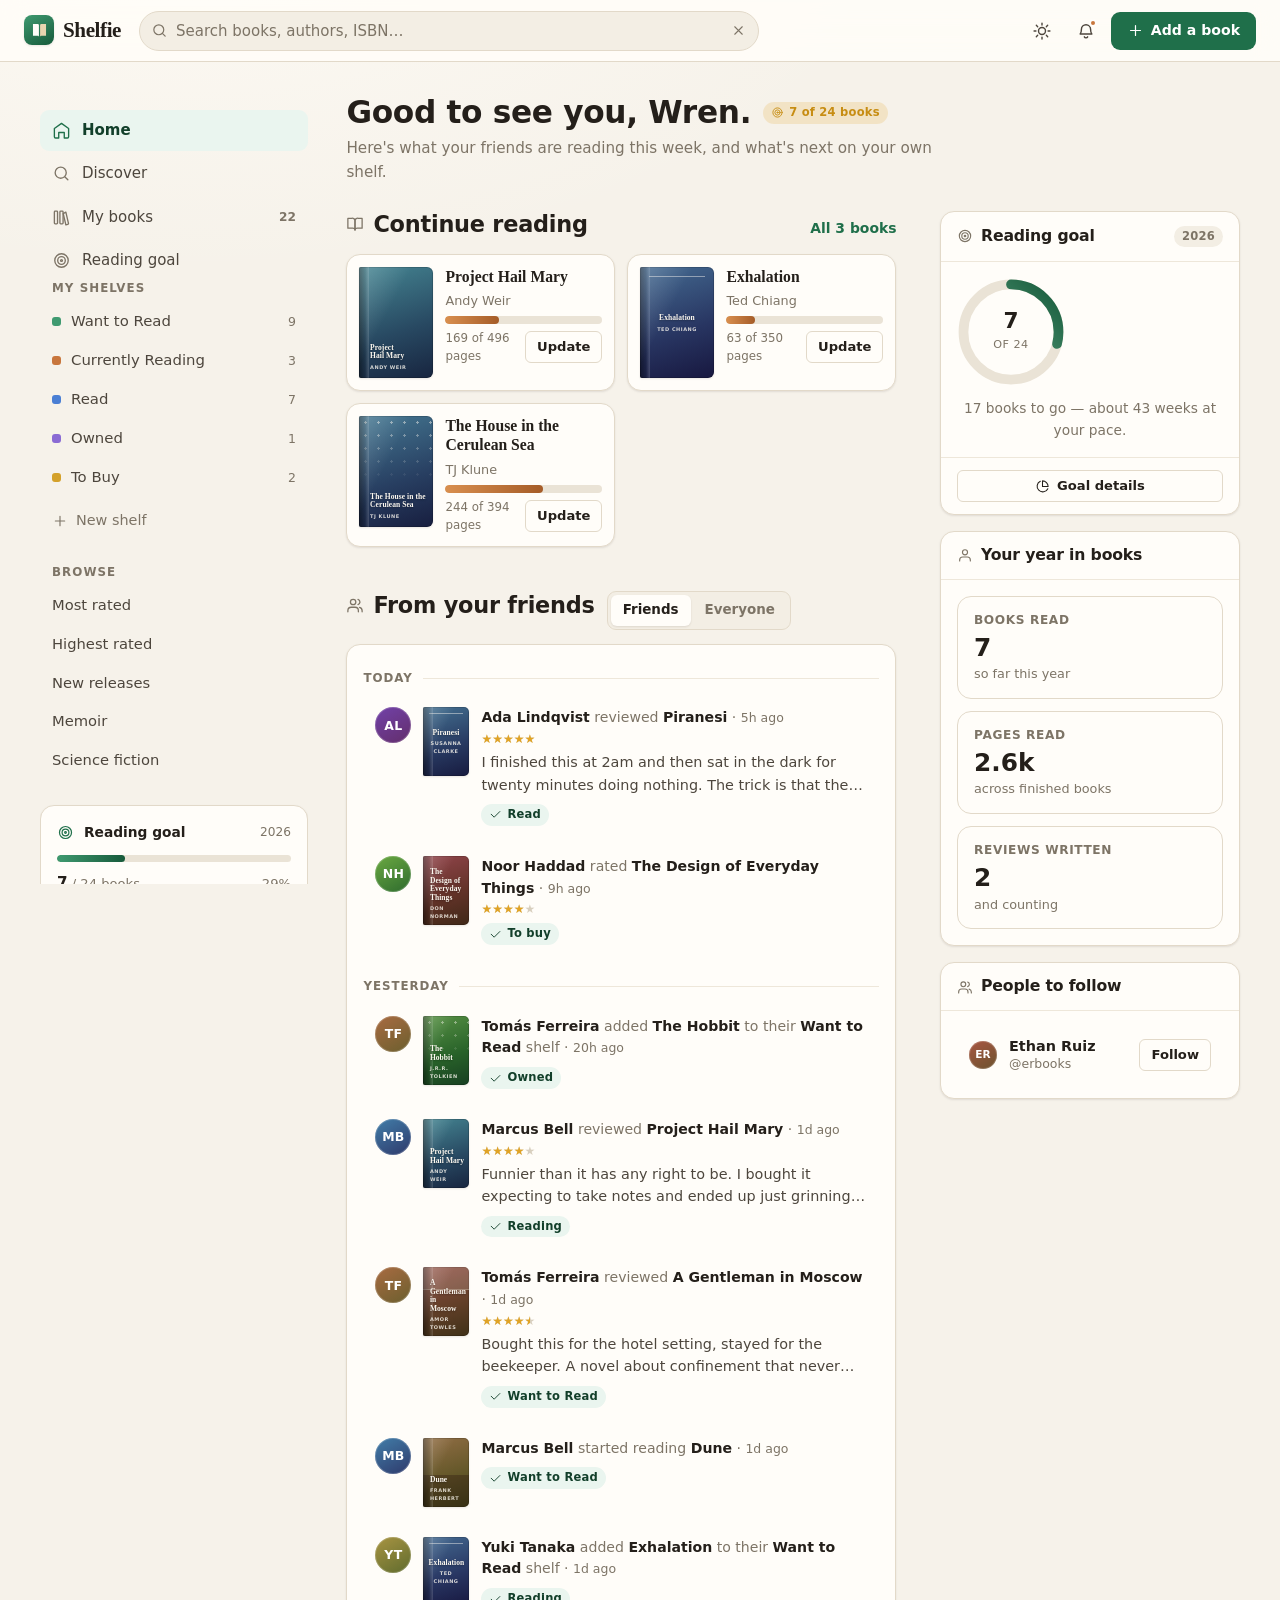
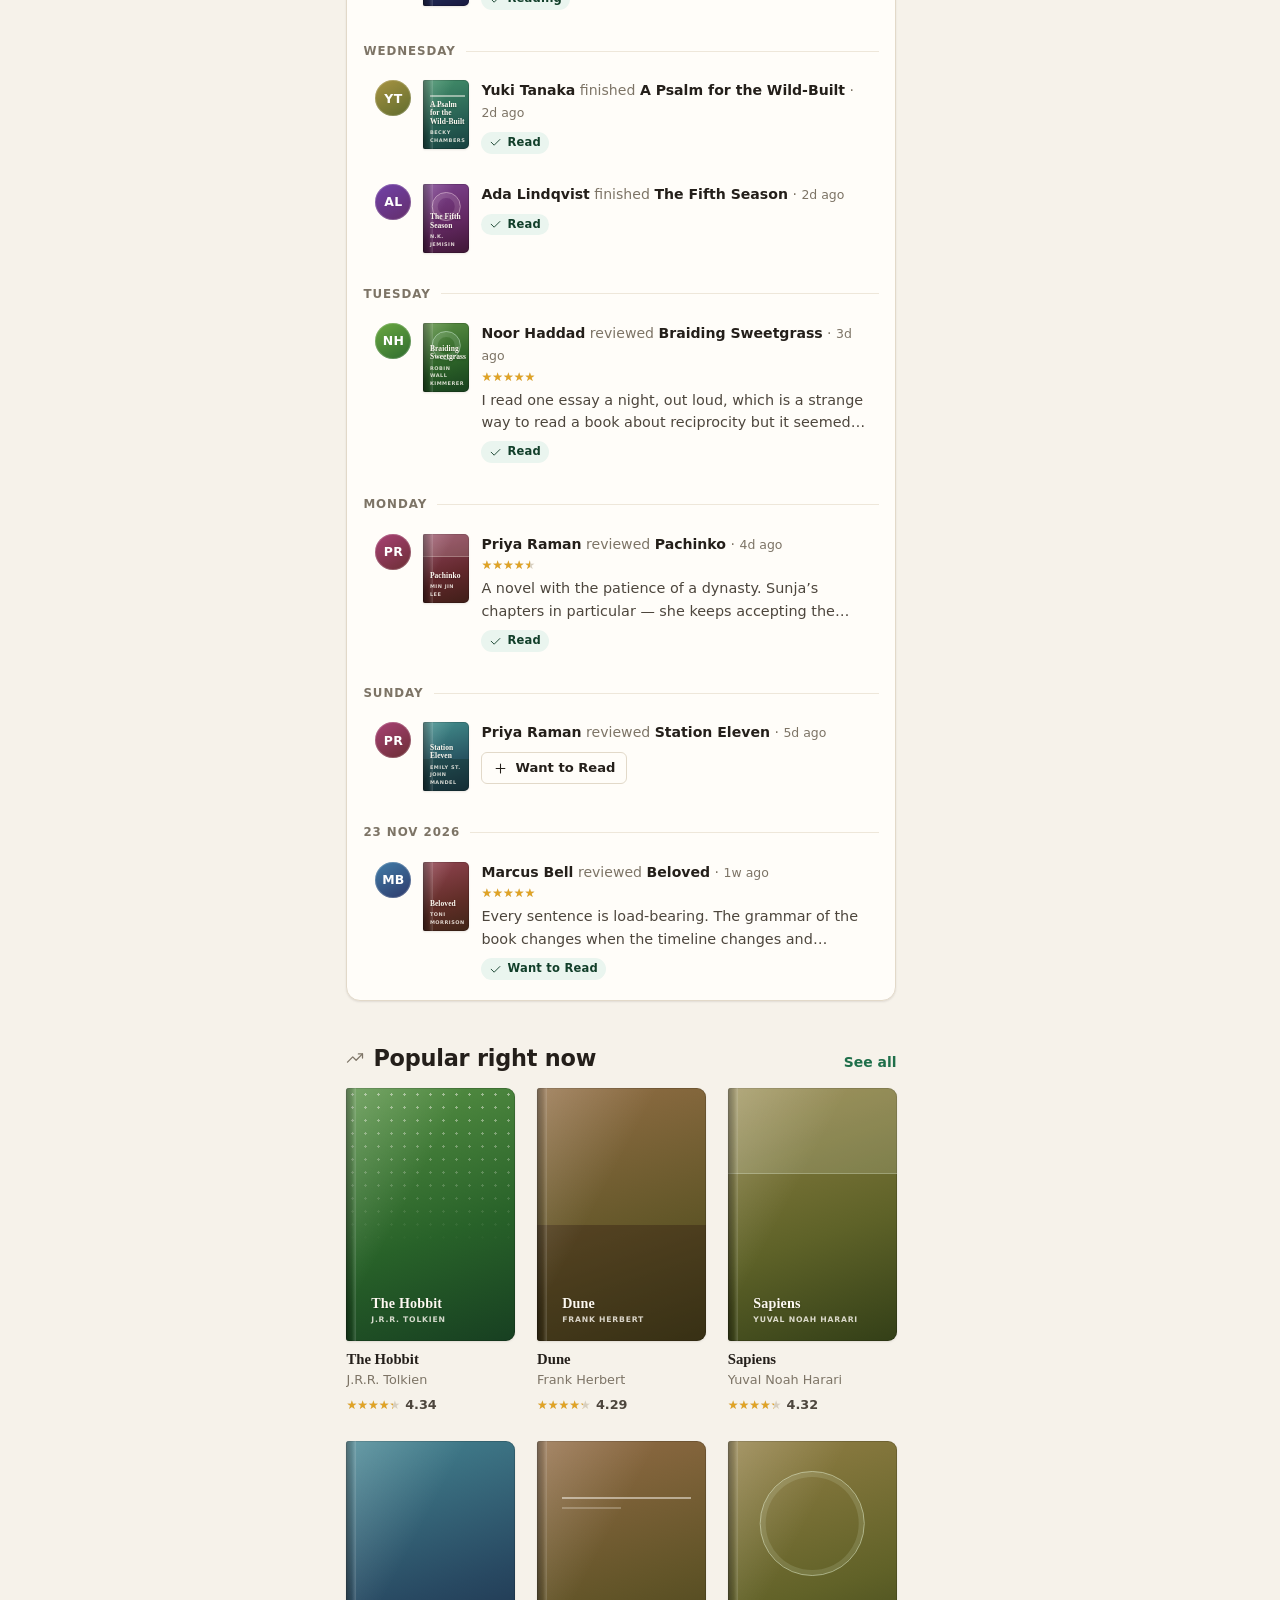
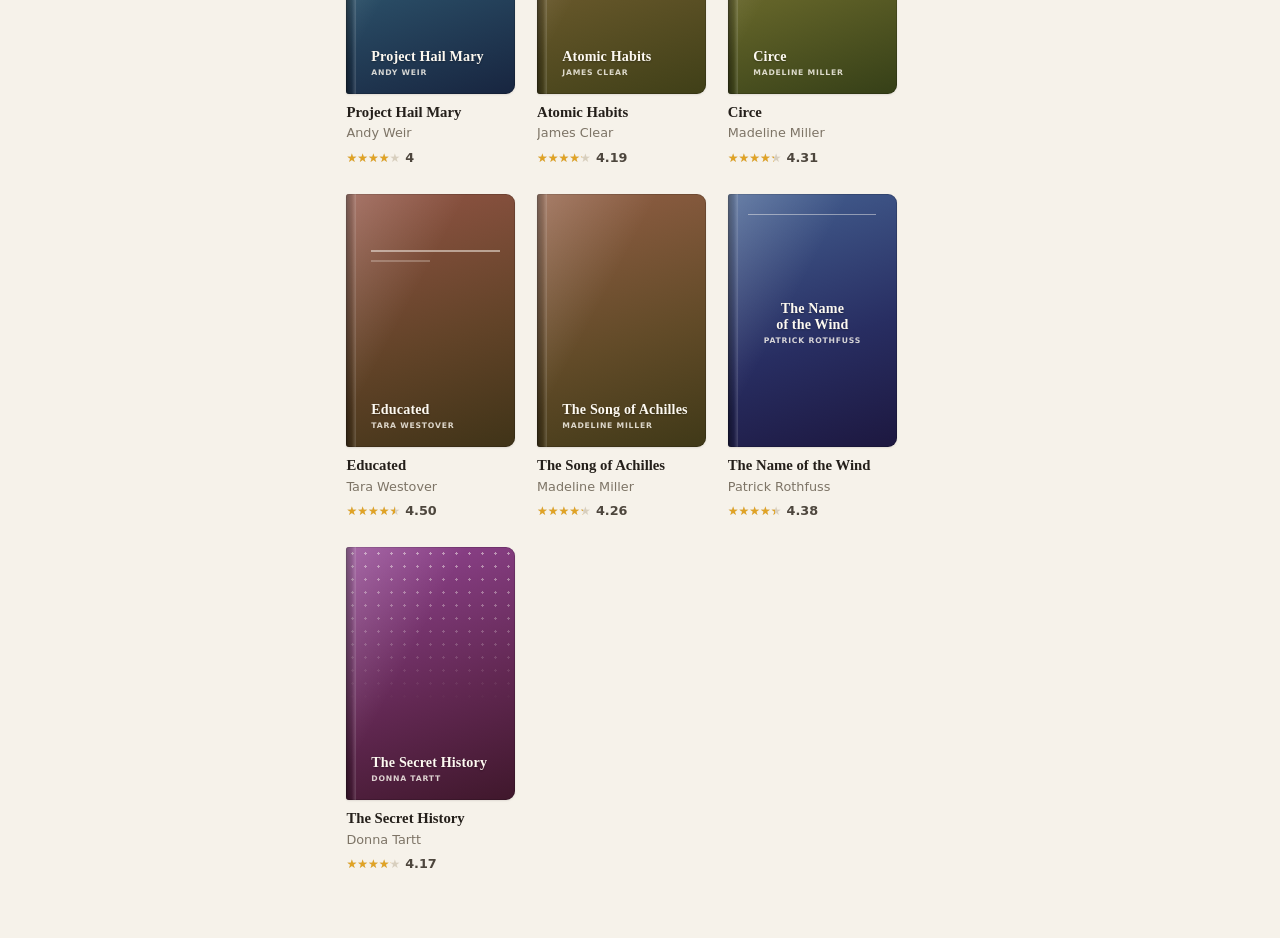
<file: goodreads-clone-ui/opencode-go-space-bunny-free/output/index.html>
<!DOCTYPE html>
<html lang="en" data-theme="light">
<head>
<meta charset="utf-8">
<meta name="viewport" content="width=device-width, initial-scale=1, viewport-fit=cover">
<title>Shelfie — track, review and share your reading</title>
<meta name="description" content="Shelfie is a self-hosted reading tracker: shelves, reviews, reading goals and a feed of what your friends are reading.">
<meta name="color-scheme" content="light dark">
<meta name="theme-color" content="#1f6f4a">
<link rel="icon" href="data:image/svg+xml,%3Csvg xmlns='http://www.w3.org/2000/svg' viewBox='0 0 32 32'%3E%3Crect width='32' height='32' rx='8' fill='%231f6f4a'/%3E%3Cpath d='M8 8h7a2 2 0 0 1 2 2v14a2 2 0 0 0-2-2H8z' fill='%23faf7f2'/%3E%3Cpath d='M24 8h-7a2 2 0 0 0-2 2v14a2 2 0 0 1 2-2h7z' fill='%23e6c9a0'/%3E%3C/svg%3E">
<link rel="stylesheet" href="css/base.css">
<link rel="stylesheet" href="css/layout.css">
<link rel="stylesheet" href="css/components.css">
</head>
<body>
<a class="skip-link" href="#main">Skip to main content</a>

<header class="topbar" role="banner">
  <div class="topbar__inner">
    <button class="icon-btn topbar__burger" id="navToggle" aria-label="Open menu" aria-expanded="false" aria-controls="sidebar">
      <svg viewBox="0 0 24 24" aria-hidden="true"><path d="M4 7h16M4 12h16M4 17h16"/></svg>
    </button>

    <a class="brand" href="#/" aria-label="Shelfie home">
      <span class="brand__mark" aria-hidden="true">
        <svg viewBox="0 0 32 32"><path d="M5 5h8a2 2 0 0 1 2 2v20a2 2 0 0 0-2-2H5z"/><path d="M27 5h-8a2 2 0 0 0-2 2v20a2 2 0 0 1 2-2h8z" class="brand__mark-b"/></svg>
      </span>
      <span class="brand__name">Shelfie</span>
    </a>

    <form class="searchbar" id="globalSearch" role="search" autocomplete="off">
      <svg class="searchbar__icon" viewBox="0 0 24 24" aria-hidden="true"><circle cx="11" cy="11" r="7"/><path d="M20 20l-3.6-3.6"/></svg>
      <input class="searchbar__input" id="searchInput" type="search" name="q" placeholder="Search books, authors, ISBN…" aria-label="Search books, authors and ISBN" enterkeyhint="search">
      <button class="searchbar__clear" id="searchClear" type="button" aria-label="Clear search" hidden>
        <svg viewBox="0 0 24 24" aria-hidden="true"><path d="M6 6l12 12M18 6L6 18"/></svg>
      </button>
    </form>

    <div class="topbar__actions">
      <button class="icon-btn" id="themeToggle" aria-label="Switch to dark theme" title="Toggle theme">
        <svg class="icon-sun" viewBox="0 0 24 24" aria-hidden="true"><circle cx="12" cy="12" r="4.2"/><path d="M12 2.5v2.2M12 19.3v2.2M2.5 12h2.2M19.3 12h2.2M5.2 5.2l1.6 1.6M17.2 17.2l1.6 1.6M18.8 5.2l-1.6 1.6M6.8 17.2l-1.6 1.6"/></svg>
        <svg class="icon-moon" viewBox="0 0 24 24" aria-hidden="true"><path d="M20 14.5A8.2 8.2 0 0 1 9.5 4 8.5 8.5 0 1 0 20 14.5z"/></svg>
      </button>
      <button class="icon-btn has-dot" id="notifBtn" aria-label="Notifications" title="Notifications">
        <svg viewBox="0 0 24 24" aria-hidden="true"><path d="M6.5 10a5.5 5.5 0 0 1 11 0c0 4 1.5 5.5 1.5 5.5H5S6.5 14 6.5 10z"/><path d="M10 19a2.2 2.2 0 0 0 4 0"/></svg>
      </button>
      <button class="btn btn--primary topbar__add" id="quickAdd" type="button">
        <svg viewBox="0 0 24 24" aria-hidden="true"><path d="M12 5v14M5 12h14"/></svg>
        <span>Add a book</span>
      </button>
    </div>
  </div>
</header>

<div class="shell">
  <aside class="sidebar" id="sidebar" aria-label="Main navigation">
    <nav class="nav" id="mainNav"></nav>

    <div class="sidebar__section">
      <h2 class="sidebar__heading">My shelves</h2>
      <nav class="shelf-nav" id="shelfNav"></nav>
      <a class="shelf-nav__add" href="#/my-books">
        <svg viewBox="0 0 24 24" aria-hidden="true"><path d="M12 5v14M5 12h14"/></svg>
        New shelf
      </a>
    </div>

    <div class="sidebar__section">
      <h2 class="sidebar__heading">Browse</h2>
      <nav class="nav nav--compact" id="browseNav"></nav>
    </div>

    <div class="goal-card" id="goalCard"></div>

    <footer class="sidebar__foot">
      <p>Shelfie · self-hosted reading tracker</p>
      <p class="muted">All data on this demo is mocked.</p>
    </footer>
  </aside>

  <div class="scrim" id="scrim" hidden></div>

  <main class="main" id="main" tabindex="-1"></main>
</div>

<nav class="tabbar" id="tabbar" aria-label="Primary">
  <a class="tabbar__item" href="#/">
    <svg viewBox="0 0 24 24" aria-hidden="true"><path d="M4 11l8-6 8 6"/><path d="M6.5 9.8V19h11V9.8"/><path d="M10 19v-5h4v5"/></svg>
    <span>Home</span>
  </a>
  <a class="tabbar__item" href="#/discover">
    <svg viewBox="0 0 24 24" aria-hidden="true"><circle cx="11" cy="11" r="7"/><path d="M20 20l-3.6-3.6"/></svg>
    <span>Discover</span>
  </a>
  <button class="tabbar__item tabbar__fab" id="tabbarAdd" type="button" aria-label="Add a book">
    <svg viewBox="0 0 24 24" aria-hidden="true"><path d="M12 5v14M5 12h14"/></svg>
  </button>
  <a class="tabbar__item" href="#/my-books">
    <svg viewBox="0 0 24 24" aria-hidden="true"><path d="M4 6h7v13H4zM13 6h7v13h-7z"/></svg>
    <span>My books</span>
  </a>
  <a class="tabbar__item" href="#/profile/u-me">
    <svg viewBox="0 0 24 24" aria-hidden="true"><circle cx="12" cy="8.5" r="3.5"/><path d="M5 19.5c1.2-3.3 3.8-5 7-5s5.8 1.7 7 5"/></svg>
    <span>Profile</span>
  </a>
</nav>

<div class="modal-root" id="modalRoot"></div>
<div class="toast-root" id="toastRoot" role="status" aria-live="polite"></div>
<div class="suggest-root" id="suggestRoot"></div>

<script src="js/data.js"></script>
<script src="js/state.js"></script>
<script src="js/ui.js"></script>
<script src="js/views.js"></script>
<script src="js/app.js"></script>
</body>
</html>
</file>
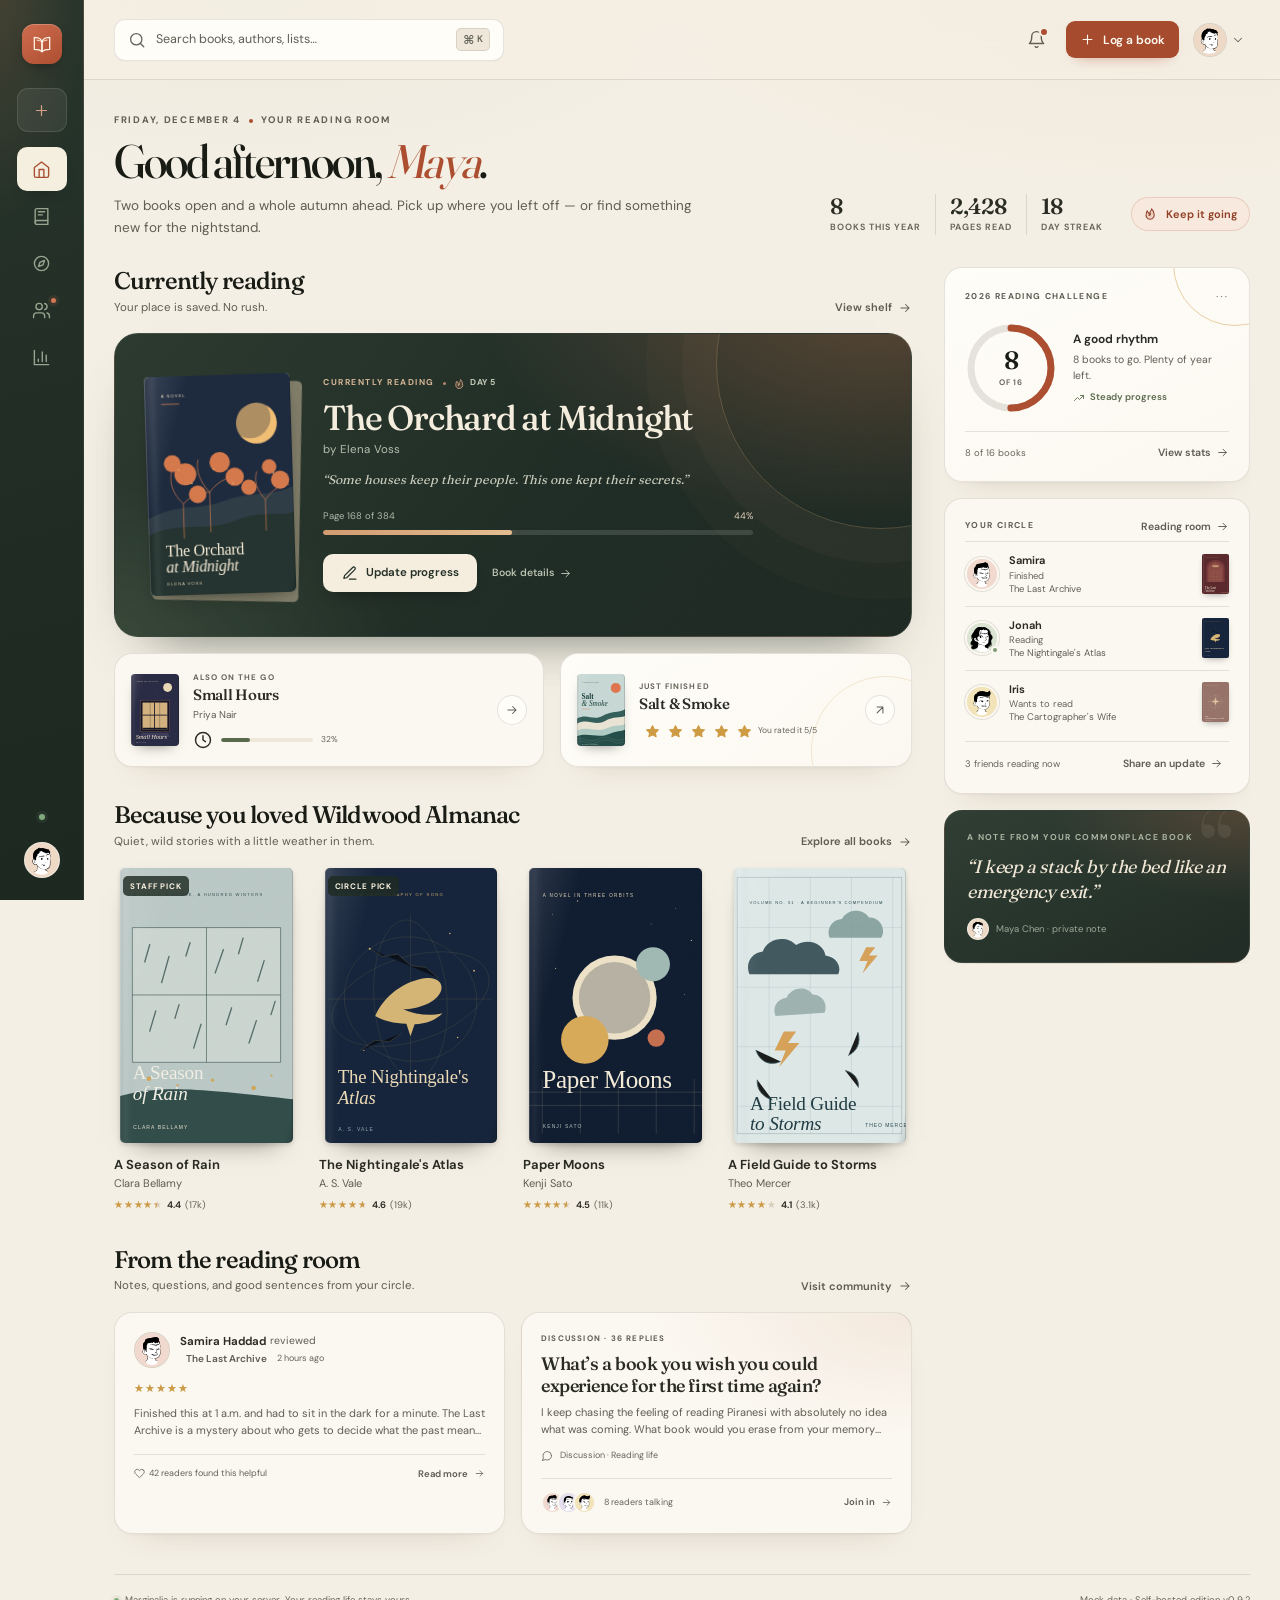
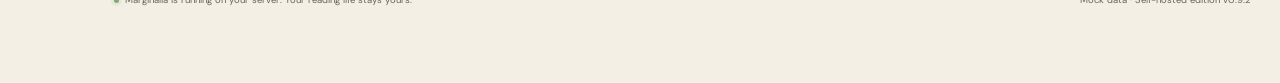
<file: goodreads-clone-ui/openrouter-deepseek-v4.1-flash-1017/output/index.html>
<!doctype html>
<html lang="en" data-theme="light">
<head>
  <meta charset="utf-8">
  <meta name="viewport" content="width=device-width, initial-scale=1, viewport-fit=cover">
  <meta name="description" content="Marginalia — a warm, self-hosted reading room for the books you love and the people you read with.">
  <meta name="theme-color" content="#202a23">
  <title>Marginalia — The reading room</title>
  <link rel="icon" href="assets/favicon.svg" type="image/svg+xml">
  <link rel="preload" href="assets/fonts/fraunces.woff2" as="font" type="font/woff2" crossorigin>
  <link rel="preload" href="assets/fonts/dm-sans.woff2" as="font" type="font/woff2" crossorigin>
  <link rel="stylesheet" href="styles.css">
</head>
<body>
  <a class="skip-link" href="#main">Skip to content</a>

  <svg xmlns="http://www.w3.org/2000/svg" class="svg-sprite" aria-hidden="true">
    <symbol id="i-home" viewBox="0 0 24 24"><path d="m3 9.5 9-7 9 7V20a2 2 0 0 1-2 2H5a2 2 0 0 1-2-2Z"/><path d="M9 22V12h6v10"/></symbol>
    <symbol id="i-books" viewBox="0 0 24 24"><path d="M4 19.5A2.5 2.5 0 0 1 6.5 17H20"/><path d="M6.5 2H20v20H6.5A2.5 2.5 0 0 1 4 19.5v-15A2.5 2.5 0 0 1 6.5 2Z"/><path d="M8 6h8M8 10h5"/></symbol>
    <symbol id="i-compass" viewBox="0 0 24 24"><circle cx="12" cy="12" r="9"/><path d="m15.8 8.2-2 5.6-5.6 2 2-5.6Z"/></symbol>
    <symbol id="i-users" viewBox="0 0 24 24"><path d="M16 21v-2a4 4 0 0 0-4-4H6a4 4 0 0 0-4 4v2"/><circle cx="9" cy="7" r="4"/><path d="M22 21v-2a4 4 0 0 0-3-3.87M16 3.13a4 4 0 0 1 0 7.75"/></symbol>
    <symbol id="i-chart" viewBox="0 0 24 24"><path d="M3 3v18h18"/><path d="M18 17V9M13 17V5M8 17v-3"/></symbol>
    <symbol id="i-search" viewBox="0 0 24 24"><circle cx="11" cy="11" r="7.5"/><path d="m21 21-4.35-4.35"/></symbol>
    <symbol id="i-bell" viewBox="0 0 24 24"><path d="M18 8A6 6 0 0 0 6 8c0 7-3 9-3 9h18s-3-2-3-9"/><path d="M13.73 21a2 2 0 0 1-3.46 0"/></symbol>
    <symbol id="i-plus" viewBox="0 0 24 24"><path d="M12 5v14M5 12h14"/></symbol>
    <symbol id="i-chevron-down" viewBox="0 0 24 24"><path d="m6 9 6 6 6-6"/></symbol>
    <symbol id="i-chevron-right" viewBox="0 0 24 24"><path d="m9 18 6-6-6-6"/></symbol>
    <symbol id="i-arrow-right" viewBox="0 0 24 24"><path d="M5 12h14M13 6l6 6-6 6"/></symbol>
    <symbol id="i-arrow-up-right" viewBox="0 0 24 24"><path d="M7 17 17 7M7 7h10v10"/></symbol>
    <symbol id="i-bookmark" viewBox="0 0 24 24"><path d="m19 21-7-4-7 4V5a2 2 0 0 1 2-2h10a2 2 0 0 1 2 2Z"/></symbol>
    <symbol id="i-heart" viewBox="0 0 24 24"><path d="M20.8 4.6a5.5 5.5 0 0 0-7.8 0L12 5.6l-1.1-1a5.5 5.5 0 0 0-7.8 7.8l1.1 1.1L12 21l7.8-7.5 1.1-1.1a5.5 5.5 0 0 0-.1-7.8Z"/></symbol>
    <symbol id="i-message" viewBox="0 0 24 24"><path d="M21 11.5a8.4 8.4 0 0 1-.9 3.8 8.5 8.5 0 0 1-7.6 4.7 8.4 8.4 0 0 1-3.8-.9L3 21l1.9-5.7a8.4 8.4 0 0 1-.9-3.8 8.5 8.5 0 0 1 4.7-7.6 8.4 8.4 0 0 1 3.8-.9h.5a8.5 8.5 0 0 1 8 8Z"/></symbol>
    <symbol id="i-star" viewBox="0 0 24 24"><path d="m12 2.6 2.9 5.9 6.5.9-4.7 4.6 1.1 6.4-5.8-3-5.8 3 1.1-6.4L2.6 9.4l6.5-.9Z"/></symbol>
    <symbol id="i-check" viewBox="0 0 24 24"><path d="m20 6-11 11-5-5"/></symbol>
    <symbol id="i-more" viewBox="0 0 24 24"><circle cx="5" cy="12" r="1" fill="currentColor" stroke="none"/><circle cx="12" cy="12" r="1" fill="currentColor" stroke="none"/><circle cx="19" cy="12" r="1" fill="currentColor" stroke="none"/></symbol>
    <symbol id="i-settings" viewBox="0 0 24 24"><path d="M12.2 2h-.4a2 2 0 0 0-2 2v.2a2 2 0 0 1-1 1.7l-.4.3a2 2 0 0 1-2 0l-.2-.2a2 2 0 0 0-2.7.8l-.2.3a2 2 0 0 0 .7 2.7l.2.1a2 2 0 0 1 1 1.8v.6a2 2 0 0 1-1 1.8l-.2.1a2 2 0 0 0-.7 2.7l.2.3a2 2 0 0 0 2.7.8l.2-.2a2 2 0 0 1 2 0l.4.3a2 2 0 0 1 1 1.7v.2a2 2 0 0 0 2 2h.4a2 2 0 0 0 2-2v-.2a2 2 0 0 1 1-1.7l.4-.3a2 2 0 0 1 2 0l.2.2a2 2 0 0 0 2.7-.8l.2-.3a2 2 0 0 0-.7-2.7l-.2-.1a2 2 0 0 1-1-1.8v-.6a2 2 0 0 1 1-1.8l.2-.1a2 2 0 0 0 .7-2.7l-.2-.3a2 2 0 0 0-2.7-.8l-.2.2a2 2 0 0 1-2 0l-.4-.3a2 2 0 0 1-1-1.7V4a2 2 0 0 0-2-2Z"/><circle cx="12" cy="12" r="3"/></symbol>
    <symbol id="i-moon" viewBox="0 0 24 24"><path d="M21 12.8A9 9 0 1 1 11.2 3a7 7 0 0 0 9.8 9.8Z"/></symbol>
    <symbol id="i-sun" viewBox="0 0 24 24"><circle cx="12" cy="12" r="4"/><path d="M12 2v2M12 20v2M4.9 4.9l1.4 1.4M17.7 17.7l1.4 1.4M2 12h2M20 12h2M4.9 19.1l1.4-1.4M17.7 6.3l1.4-1.4"/></symbol>
    <symbol id="i-close" viewBox="0 0 24 24"><path d="m18 6-12 12M6 6l12 12"/></symbol>
    <symbol id="i-clock" viewBox="0 0 24 24"><circle cx="12" cy="12" r="9"/><path d="M12 7v5l3 2"/></symbol>
    <symbol id="i-target" viewBox="0 0 24 24"><circle cx="12" cy="12" r="9"/><circle cx="12" cy="12" r="5"/><circle cx="12" cy="12" r="1"/></symbol>
    <symbol id="i-flame" viewBox="0 0 24 24"><path d="M8.5 14.5A2.5 2.5 0 0 0 11 12c0-1.4-.5-2-1-3 1.5-1.5 3-2.8 3-5.9 2.1 1.9 4 5.5 4 8.4A7 7 0 1 1 4 11.4c0-1.7.6-3.5 1.6-4.9.5 1.5 1.4 3 2.4 3.8.8.7 1.5 1.8 1.5 3.2Z"/></symbol>
    <symbol id="i-trending" viewBox="0 0 24 24"><path d="m3 17 6-6 4 4 8-8M15 7h6v6"/></symbol>
    <symbol id="i-edit" viewBox="0 0 24 24"><path d="M12 20h9"/><path d="M16.5 3.5a2.1 2.1 0 0 1 3 3L8 18l-4 1 1-4Z"/></symbol>
    <symbol id="i-send" viewBox="0 0 24 24"><path d="m22 2-7 20-4-9-9-4Z"/><path d="M22 2 11 13"/></symbol>
    <symbol id="i-log-out" viewBox="0 0 24 24"><path d="M9 21H5a2 2 0 0 1-2-2V5a2 2 0 0 1 2-2h4"/><path d="m16 17 5-5-5-5M21 12H9"/></symbol>
    <symbol id="i-user" viewBox="0 0 24 24"><path d="M20 21v-2a4 4 0 0 0-4-4H8a4 4 0 0 0-4 4v2"/><circle cx="12" cy="7" r="4"/></symbol>
    <symbol id="i-sparkles" viewBox="0 0 24 24"><path d="m12 3 1.5 4.5L18 9l-4.5 1.5L12 15l-1.5-4.5L6 9l4.5-1.5ZM19 15l.8 2.2L22 18l-2.2.8L19 21l-.8-2.2L16 18l2.2-.8ZM5 3l.8 2.2L8 6l-2.2.8L5 9l-.8-2.2L2 6l2.2-.8Z"/></symbol>
    <symbol id="i-filter" viewBox="0 0 24 24"><path d="M4 6h16M7 12h10M10 18h4"/></symbol>
    <symbol id="i-grid" viewBox="0 0 24 24"><rect x="3" y="3" width="7" height="7" rx="1"/><rect x="14" y="3" width="7" height="7" rx="1"/><rect x="3" y="14" width="7" height="7" rx="1"/><rect x="14" y="14" width="7" height="7" rx="1"/></symbol>
    <symbol id="i-list" viewBox="0 0 24 24"><path d="M8 6h13M8 12h13M8 18h13M3 6h.01M3 12h.01M3 18h.01"/></symbol>
    <symbol id="i-calendar" viewBox="0 0 24 24"><rect x="3" y="5" width="18" height="16" rx="2"/><path d="M16 3v4M8 3v4M3 11h18"/></symbol>
    <symbol id="i-quote" viewBox="0 0 24 24"><path d="M10 11H6a2 2 0 0 1-2-2V6a2 2 0 0 1 2-2h3a2 2 0 0 1 2 2v8a5 5 0 0 1-5 5M21 11h-4a2 2 0 0 1-2-2V6a2 2 0 0 1 2-2h3a2 2 0 0 1 2 2v8a5 5 0 0 1-5 5"/></symbol>
    <symbol id="i-arrow-left" viewBox="0 0 24 24"><path d="M19 12H5M11 18l-6-6 6-6"/></symbol>
    <symbol id="i-share" viewBox="0 0 24 24"><circle cx="18" cy="5" r="3"/><circle cx="6" cy="12" r="3"/><circle cx="18" cy="19" r="3"/><path d="m8.6 13.5 6.8 4M15.4 6.5l-6.8 4"/></symbol>
  </svg>

  <div class="app-shell">
    <aside class="sidebar" aria-label="Main navigation">
      <a class="brand" href="#home" aria-label="Marginalia — the reading room — home">
        <span class="brand-mark" aria-hidden="true">
          <svg viewBox="0 0 40 40"><path d="M9 10.5c7.5 0 11 2.5 11 8.5v12c-2.2-2.2-5.4-3.3-11-3.3Z" fill="none" stroke="currentColor" stroke-width="1.8" stroke-linejoin="round"/><path d="M31 10.5c-7.5 0-11 2.5-11 8.5v12c2.2-2.2 5.4-3.3 11-3.3Z" fill="none" stroke="currentColor" stroke-width="1.8" stroke-linejoin="round"/><path d="M13 14.5c2.6.2 4.5.9 5.6 2M27 14.5c-2.6.2-4.5.9-5.6 2" fill="none" stroke="currentColor" stroke-width="1.4" stroke-linecap="round"/></svg>
        </span>
        <span class="brand-copy">
          <span class="brand-name">Marginalia</span>
          <span class="brand-tagline">the reading room</span>
        </span>
      </a>

      <button class="sidebar-add" type="button" data-add-book title="Log a book">
        <svg class="icon"><use href="#i-plus"/></svg>
        <span>Log a book</span>
        <kbd aria-hidden="true">N</kbd>
      </button>

      <nav class="primary-nav" aria-label="Discover">
        <p class="nav-heading">Discover</p>
        <a class="nav-link" href="#home" data-route="home" title="Home">
          <svg class="icon"><use href="#i-home"/></svg><span>Home</span>
        </a>
        <a class="nav-link" href="#shelves" data-route="shelves" title="My books">
          <svg class="icon"><use href="#i-books"/></svg><span>My books</span><span class="nav-count" data-nav-total>16</span>
        </a>
        <a class="nav-link" href="#browse" data-route="browse" title="Browse">
          <svg class="icon"><use href="#i-compass"/></svg><span>Browse</span>
        </a>
        <a class="nav-link" href="#community" data-route="community" title="The reading room">
          <svg class="icon"><use href="#i-users"/></svg><span>The reading room</span><span class="nav-pip"></span>
        </a>
        <a class="nav-link" href="#stats" data-route="stats" title="Reading stats">
          <svg class="icon"><use href="#i-chart"/></svg><span>Reading stats</span>
        </a>
      </nav>

      <div class="shelf-shortcuts" aria-label="Your shelves">
        <p class="nav-heading">Your shelves</p>
        <a href="#shelves" data-shelf-jump="want">
          <span class="shelf-dot shelf-dot--want"></span><span>Want to read</span><span class="shelf-count" data-shelf-count="want">6</span>
        </a>
        <a href="#shelves" data-shelf-jump="reading">
          <span class="shelf-dot shelf-dot--reading"></span><span>Reading</span><span class="shelf-count" data-shelf-count="reading">2</span>
        </a>
        <a href="#shelves" data-shelf-jump="read">
          <span class="shelf-dot shelf-dot--read"></span><span>Read</span><span class="shelf-count" data-shelf-count="read">8</span>
        </a>
      </div>

      <div class="sidebar-spacer"></div>

      <div class="sidebar-footer">
        <div class="server-status" title="Your instance is running locally">
          <span class="status-dot" aria-hidden="true"></span>
          <span>Self-hosted</span>
          <span class="server-version">v0.9.2</span>
        </div>
        <button class="sidebar-account" type="button" data-profile-trigger>
          <img src="assets/avatars/maya.svg" alt="" class="avatar avatar--sm">
          <span class="account-copy"><strong>Maya Chen</strong><span>@maya</span></span><span class="sr-only">Open account menu</span>
          <svg class="icon account-chevron"><use href="#i-more"/></svg>
        </button>
      </div>
    </aside>

    <header class="mobile-header">
      <a class="brand brand--mobile" href="#home" aria-label="Marginalia home">
        <span class="brand-mark" aria-hidden="true">
          <svg viewBox="0 0 40 40"><path d="M9 10.5c7.5 0 11 2.5 11 8.5v12c-2.2-2.2-5.4-3.3-11-3.3Z" fill="none" stroke="currentColor" stroke-width="1.8" stroke-linejoin="round"/><path d="M31 10.5c-7.5 0-11 2.5-11 8.5v12c2.2-2.2 5.4-3.3 11-3.3Z" fill="none" stroke="currentColor" stroke-width="1.8" stroke-linejoin="round"/><path d="M13 14.5c2.6.2 4.5.9 5.6 2M27 14.5c-2.6.2-4.5.9-5.6 2" fill="none" stroke="currentColor" stroke-width="1.4" stroke-linecap="round"/></svg>
        </span>
        <span class="brand-name">Marginalia</span>
      </a>
      <div class="mobile-header-actions">
        <button class="icon-button" type="button" data-open-search aria-label="Search books">
          <svg class="icon"><use href="#i-search"/></svg>
        </button>
        <button class="icon-button" type="button" data-add-book aria-label="Log a book">
          <svg class="icon"><use href="#i-plus"/></svg>
        </button>
        <button class="icon-button" type="button" data-profile-trigger aria-label="Open account menu">
          <img src="assets/avatars/maya.svg" alt="" class="avatar avatar--xs">
        </button>
      </div>
    </header>

    <div class="main-shell">
      <header class="topbar">
        <button class="search-trigger" type="button" data-open-search>
          <svg class="icon"><use href="#i-search"/></svg>
          <span>Search books, authors, lists…</span>
          <kbd><span class="cmd-key">⌘</span> K</kbd>
        </button>
        <div class="topbar-actions">
          <button class="icon-button notification-button" type="button" data-notifications aria-label="Notifications, 3 unread" aria-expanded="false" aria-controls="notification-popover">
            <svg class="icon"><use href="#i-bell"/></svg>
            <span class="notification-dot"></span>
          </button>
          <button class="btn btn--primary btn--sm topbar-add" type="button" data-add-book>
            <svg class="icon"><use href="#i-plus"/></svg><span>Log a book</span>
          </button>
          <button class="profile-chip" type="button" data-profile-trigger aria-label="Open account menu" aria-expanded="false">
            <img src="assets/avatars/maya.svg" alt="" class="avatar avatar--sm">
            <svg class="icon"><use href="#i-chevron-down"/></svg>
          </button>
        </div>
      </header>

      <main class="main-content" id="main">
        <div id="app-root" tabindex="-1"></div>
      </main>
    </div>

    <nav class="bottom-nav" aria-label="Mobile navigation">
      <a href="#home" data-route="home" class="bottom-nav-link">
        <svg class="icon"><use href="#i-home"/></svg><span>Home</span>
      </a>
      <a href="#shelves" data-route="shelves" class="bottom-nav-link">
        <svg class="icon"><use href="#i-books"/></svg><span>My books</span>
      </a>
      <a href="#browse" data-route="browse" class="bottom-nav-link">
        <svg class="icon"><use href="#i-compass"/></svg><span>Browse</span>
      </a>
      <a href="#community" data-route="community" class="bottom-nav-link">
        <svg class="icon"><use href="#i-users"/></svg><span>Community</span>
      </a>
      <a href="#stats" data-route="stats" class="bottom-nav-link">
        <svg class="icon"><use href="#i-chart"/></svg><span>Stats</span>
      </a>
    </nav>
  </div>

  <div class="popover notifications-popover" id="notification-popover" role="dialog" aria-label="Notifications" hidden></div>
  <div class="popover profile-popover" id="profile-popover" role="dialog" aria-label="Account menu" hidden></div>

  <div class="modal-layer search-layer" id="search-layer" aria-hidden="true">
    <div class="modal-scrim" data-close-layer="search-layer"></div>
    <section class="search-dialog" role="dialog" aria-modal="true" aria-labelledby="search-dialog-title">
      <h2 class="sr-only" id="search-dialog-title">Search Marginalia</h2>
      <div class="search-input-wrap">
        <svg class="icon search-input-icon"><use href="#i-search"/></svg>
        <input id="search-input" type="text" autocomplete="off" placeholder="Search by title, author, or genre…" aria-label="Search by title, author, or genre" aria-controls="search-results">
        <kbd>ESC</kbd>
        <button class="icon-button search-close" type="button" data-close-layer="search-layer" aria-label="Close search">
          <svg class="icon"><use href="#i-close"/></svg>
        </button>
      </div>
      <div class="search-body">
        <div id="search-results"></div>
      </div>
      <div class="search-footer">
        <span><kbd>↑</kbd><kbd>↓</kbd> to move</span>
        <span><kbd>↵</kbd> to open</span>
        <span class="search-scope">16 books in your library</span>
      </div>
    </section>
  </div>

  <div class="modal-layer" id="book-layer" aria-hidden="true"></div>
  <div class="modal-layer" id="progress-layer" aria-hidden="true"></div>
  <div class="modal-layer" id="add-book-layer" aria-hidden="true"></div>
  <div class="modal-layer" id="composer-layer" aria-hidden="true"></div>
  <div class="toast-region" id="toast-region" role="status" aria-live="polite"></div>

  <script src="app.js"></script>
</body>
</html>
</file>
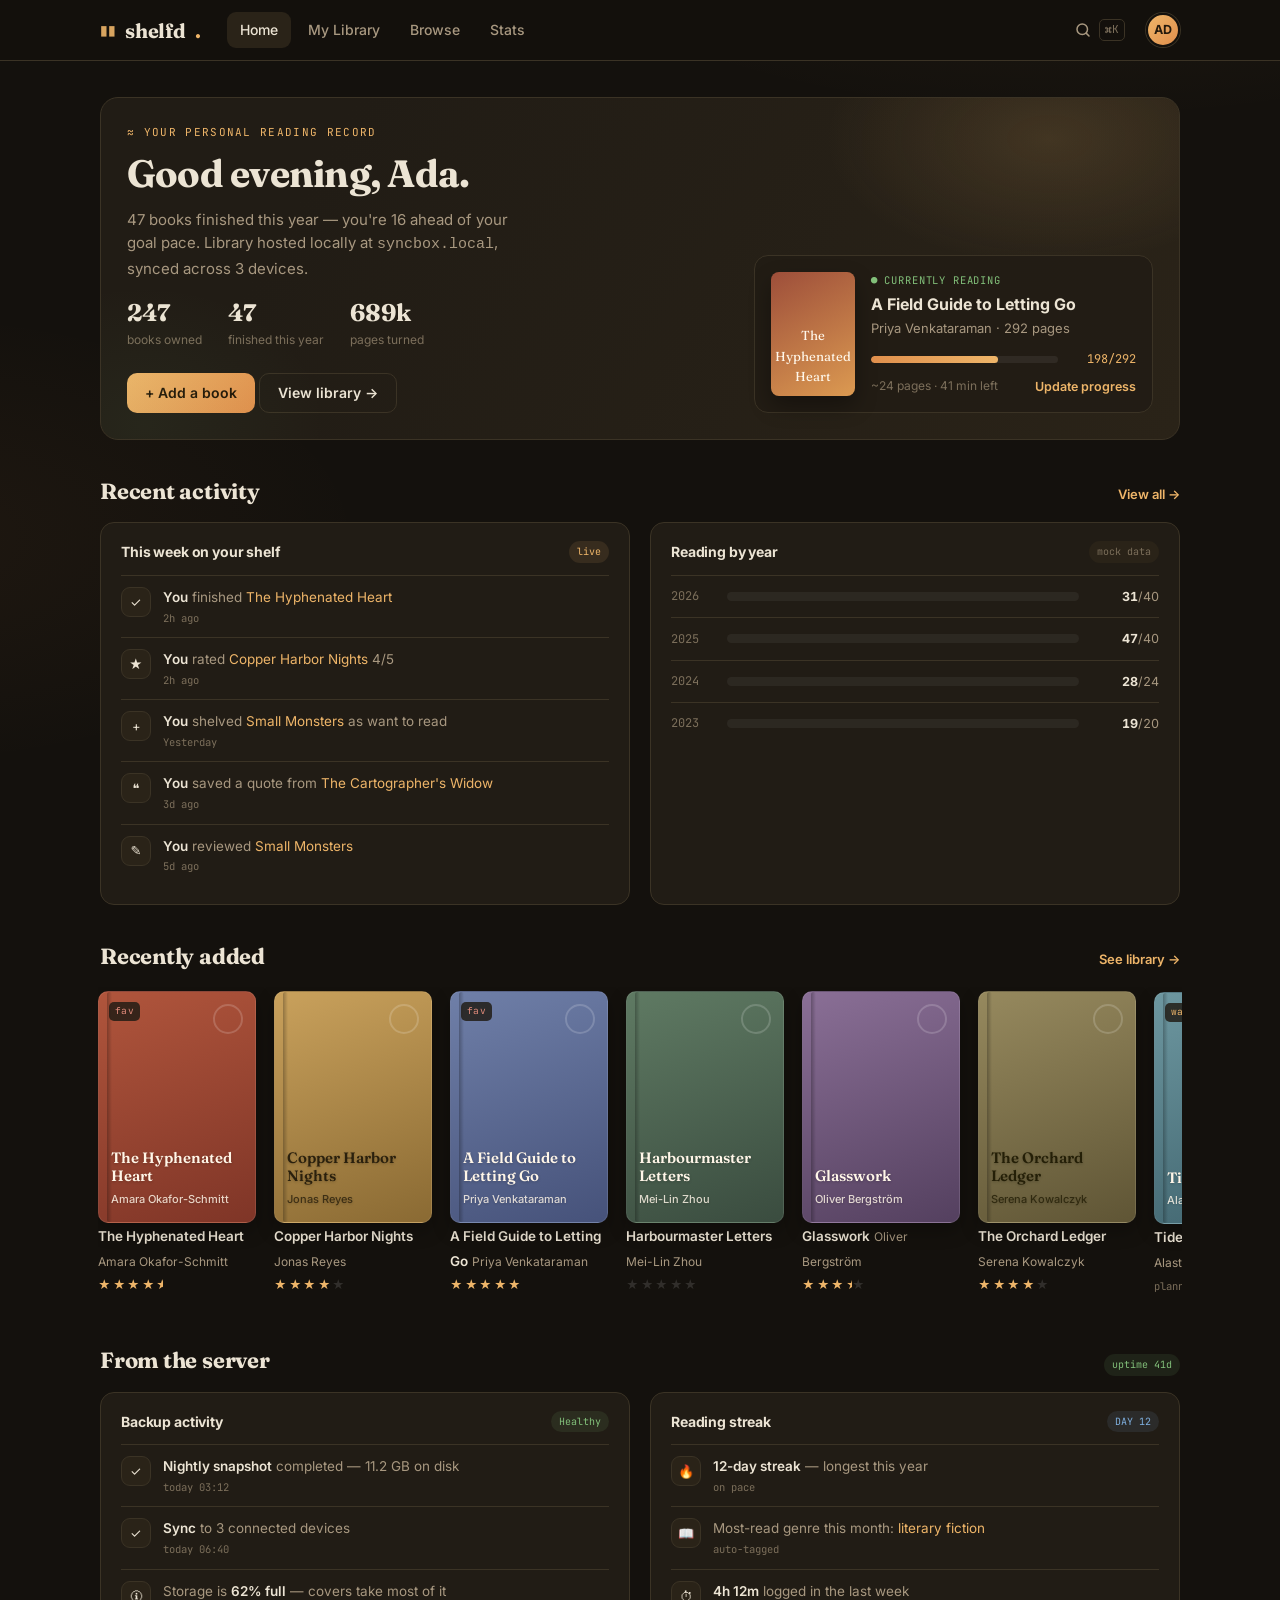
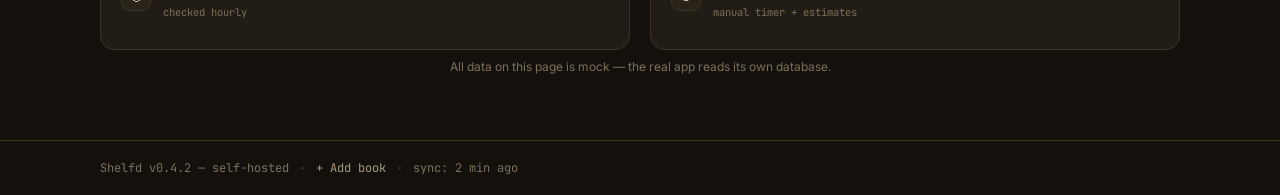
<file: goodreads-clone-ui/opencode-go-glm-5.3-flash/output/shelfd/index.html>
<!DOCTYPE html>
<html lang="en">
<head>
  <meta charset="UTF-8" />
  <meta name="viewport" content="width=device-width, initial-scale=1.0" />
  <title>Shelfd — Your books, self-hosted</title>
  <link rel="icon" href="data:image/svg+xml,<svg xmlns='http://www.w3.org/2000/svg' viewBox='0 0 100 100'><text y='.9em' font-size='90'>📚</text></svg>" />
  <link rel="preconnect" href="https://fonts.googleapis.com" />
  <link rel="preconnect" href="https://fonts.gstatic.com" crossorigin />
  <link href="https://fonts.googleapis.com/css2?family=Inter:wght@400;500;600;700;800&family=Fraunces:opsz,wght@9..144,400;9..144,600;9..144,700&family=JetBrains+Mono:wght@500&display=swap" rel="stylesheet" />
  <link rel="stylesheet" href="styles.css" />
</head>
<body>
  <header class="app-header">
    <div class="container header-inner">
      <a class="brand" href="#" data-page="home" data-nav>
        <span class="brand-glyph" aria-hidden="true">▮▮</span> shelfd<span class="brand-dot">.</span>
      </a>
      <nav class="main-nav" aria-label="Primary">
        <a href="#" data-page="home" data-nav class="is-active">Home</a>
        <a href="#" data-page="library" data-nav>My Library</a>
        <a href="#" data-page="browse" data-nav>Browse</a>
        <a href="#" data-page="stats" data-nav>Stats</a>
      </nav>
      <div class="header-actions">
        <button class="icon-btn search-toggle" data-open-search aria-label="Search">
          <svg viewBox="0 0 24 24" fill="none" stroke="currentColor" stroke-width="2" stroke-linecap="round"><circle cx="11" cy="11" r="7"/><path d="m20 20-3.5-3.5"/></svg>
          <span class="kbd-hint">⌘K</span>
        </button>
        <div class="avatar-wrap">
          <button class="avatar" id="avatarBtn" aria-haspopup="true" aria-expanded="false">
            <span>AD</span>
          </button>
          <div class="dropdown" id="avatarMenu" role="menu">
            <div class="dropdown-section">
              <div class="dropdown-title">ada@syncbox.local</div>
              <a href="#" role="menuitem" data-menu-toast="Settings saved" data-toast="Opening settings…">Settings</a>
              <a href="#" role="menuitem" data-toast="Export queued — 247 books as CSV">Export library</a>
            </div>
            <div class="dropdown-section">
              <a href="#" role="menuitem" data-toast="Sign out coming soon">Sign out</a>
            </div>
          </div>
        </div>
        <button class="icon-btn menu-toggle" id="menuBtn" aria-label="Menu" aria-expanded="false">
          <svg viewBox="0 0 24 24" fill="none" stroke="currentColor" stroke-width="2" stroke-linecap="round"><path d="M4 7h16M4 12h16M4 17h16"/></svg>
        </button>
      </div>
    </div>
  </header>

  <div class="mobile-nav" id="mobileNav">
    <a href="#" data-page="home" data-nav>Home</a>
    <a href="#" data-page="library" data-nav>My Library</a>
    <a href="#" data-page="browse" data-nav>Browse</a>
    <a href="#" data-page="stats" data-nav>Stats</a>
  </div>

  <main id="main" tabindex="-1"></main>

  <div class="cmdk-backdrop" id="cmdk" hidden>
    <div class="cmdk" role="dialog" aria-label="Search your library">
      <div class="cmdk-head">
        <svg viewBox="0 0 24 24" fill="none" stroke="currentColor" stroke-width="2" stroke-linecap="round"><circle cx="11" cy="11" r="7"/><path d="m20 20-3.5-3.5"/></svg>
        <input id="cmdkInput" type="text" placeholder="Search books, authors…" autocomplete="off" />
        <span class="cmdk-esc">esc</span>
      </div>
      <div class="cmdk-results" id="cmdkResults"></div>
      <div class="cmdk-foot">
        <span><kbd>↑</kbd><kbd>↓</kbd> navigate</span>
        <span><kbd>↵</kbd> open</span>
        <span><kbd>esc</kbd> close</span>
      </div>
    </div>
  </div>

  <div class="toast-region" id="toasts" aria-live="polite"></div>

  <footer class="app-footer">
    <div class="container footer-inner">
      <span>Shelfd v0.4.2 — self-hosted</span>
      <span class="footer-sep">·</span>
      <button class="footer-link" data-toast="Add-book form is on the roadmap">+ Add book</button>
      <span class="footer-sep">·</span>
      <span class="footer-mono">sync: 2 min ago</span>
    </div>
  </footer>

  <script src="app.js"></script>
</body>
</html>
</file>
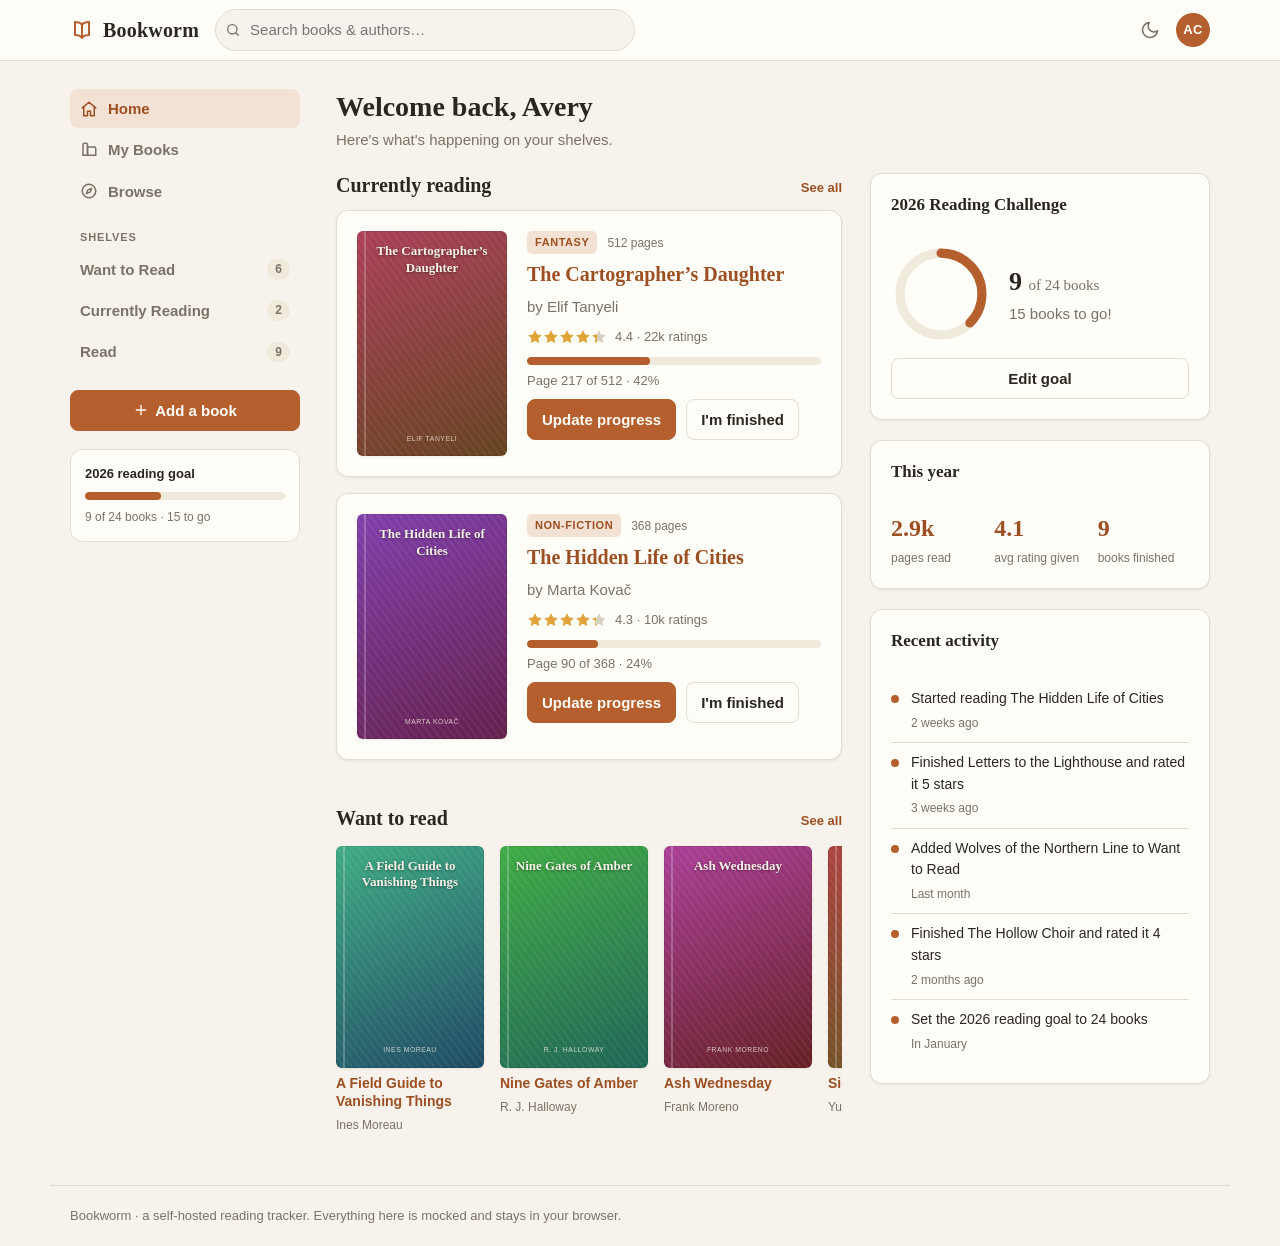
<file: goodreads-clone-ui/opencode-go-glm-5.3/output/bookworm/index.html>
<!DOCTYPE html>
<html lang="en">
<head>
<meta charset="UTF-8">
<meta name="viewport" content="width=device-width, initial-scale=1">
<title>Bookworm · Your reading home</title>
<script>try{document.documentElement.dataset.theme=localStorage.getItem('bookworm-theme')||(matchMedia('(prefers-color-scheme: dark)').matches?'dark':'light')}catch(e){document.documentElement.dataset.theme='light'}</script>
<link rel="icon" href="data:image/svg+xml,%3Csvg xmlns='http://www.w3.org/2000/svg' viewBox='0 0 64 64'%3E%3Crect width='64' height='64' rx='14' fill='%23b45f2d'/%3E%3Ctext x='32' y='45' font-family='Georgia,serif' font-size='38' font-weight='700' fill='%23fffdf8' text-anchor='middle'%3EB%3C/text%3E%3C/svg%3E">
<link rel="stylesheet" href="css/styles.css">
</head>
<body>
<header class="site-header">
  <div class="header-inner">
    <button class="icon-btn menu-btn" data-action="toggle-drawer" aria-label="Open menu">
      <svg viewBox="0 0 24 24" fill="none" stroke="currentColor" stroke-width="2" stroke-linecap="round"><path d="M4 6h16M4 12h16M4 18h16"/></svg>
    </button>
    <a class="logo" href="#/home">
      <svg viewBox="0 0 24 24" fill="none" stroke="currentColor" stroke-width="2" stroke-linecap="round" stroke-linejoin="round"><path d="M12 6.5C10.5 4.9 8 4 5 4v13c3 0 5.5.9 7 2.5C13.5 17.9 16 17 19 17V4c-3 0-5.5.9-7 2.5z"/><path d="M12 6.5V20"/></svg>
      <span>Bookworm</span>
    </a>
    <div class="global-search">
      <svg viewBox="0 0 24 24" fill="none" stroke="currentColor" stroke-width="2" stroke-linecap="round"><circle cx="11" cy="11" r="7"/><path d="m20 20-3.8-3.8"/></svg>
      <input id="global-search" type="search" placeholder="Search books &amp; authors…" autocomplete="off">
    </div>
    <div class="header-actions">
      <button class="icon-btn" id="theme-btn" data-action="toggle-theme" aria-label="Toggle theme"></button>
      <div class="avatar-wrap">
        <button class="avatar" data-action="toggle-avatar" aria-haspopup="true">AC</button>
        <div class="avatar-menu" id="avatar-menu" hidden>
          <p class="avatar-menu-head"><strong>Avery Cole</strong><span class="muted">@avery</span></p>
          <button data-action="mock">Profile</button>
          <button data-action="mock">Settings</button>
          <button data-action="mock">Sign out</button>
        </div>
      </div>
    </div>
  </div>
</header>
<div class="layout">
  <aside class="sidebar" id="sidebar" aria-label="Main navigation"></aside>
  <main id="main"></main>
</div>
<div class="drawer-backdrop" data-action="close-drawer"></div>
<footer class="site-footer"><p>Bookworm · a self-hosted reading tracker. Everything here is mocked and stays in your browser.</p></footer>
<div id="modal-root"></div>
<div id="toast-root" aria-live="polite"></div>
<script src="js/data.js"></script>
<script src="js/app.js"></script>
</body>
</html>
</file>
<file: goodreads-clone-ui/openai-gpt-6-sol/output/styles.css>
:root {
  --canvas: #f7f8f4;
  --white: #fff;
  --ink: #1f2b26;
  --muted: #858c85;
  --line: #e8ebe5;
  --green: #1d4d40;
  --green-dark: #183d34;
  --mint: #e8f0e9;
  --orange: #d88754;
  --font-sans: Inter, ui-sans-serif, -apple-system, BlinkMacSystemFont, "Segoe UI", sans-serif;
  --font-serif: Georgia, "Times New Roman", serif;
}

* { box-sizing: border-box; }
html { scroll-behavior: smooth; }
body { margin: 0; background: var(--canvas); color: var(--ink); font-family: var(--font-sans); font-size: 14px; -webkit-font-smoothing: antialiased; }
button, input { font: inherit; }
button { cursor: pointer; }
button:focus-visible, input:focus-visible { outline: 3px solid #b3d8bd; outline-offset: 3px; }
button:disabled { cursor: not-allowed; opacity: .5; }
svg { display: block; }
.icon-sprite { width: 0; height: 0; overflow: hidden; position: absolute; }
.icon { width: 19px; height: 19px; fill: none; stroke: currentColor; stroke-width: 1.75; stroke-linecap: round; stroke-linejoin: round; flex: none; }
.app-shell { display: grid; grid-template-columns: 244px minmax(0, 1fr); min-height: 100vh; }
.sidebar { position: sticky; top: 0; height: 100vh; display: flex; flex-direction: column; background: #fff; border-right: 1px solid var(--line); z-index: 30; }
.brand-row { display: flex; align-items: center; justify-content: space-between; height: 93px; padding: 0 29px; flex: none; }
.brand { display: inline-flex; align-items: center; gap: 10px; border: 0; background: transparent; color: #1b3e34; padding: 0; font-family: var(--font-serif); font-size: 29px; line-height: 1; font-weight: bold; letter-spacing: -1.6px; }
.brand-mark { display: grid; place-items: center; width: 32px; height: 32px; border-radius: 9px; color: #fff; background: var(--green); transform: rotate(-7deg); }
.brand-mark .icon { width: 20px; height: 20px; stroke-width: 1.7; transform: rotate(7deg); }
.brand-dot { color: #d69766; }
.sidebar-close { display: none !important; }
.sidebar-body { padding: 31px 16px; flex: 1; min-height: 0; overflow: auto; }
.nav-label { padding: 0 17px; color: #9aa39b; font-size: 10px; font-weight: 800; letter-spacing: 1.7px; }
.primary-nav { display: grid; gap: 5px; margin-top: 16px; }
.nav-item { display: flex; align-items: center; gap: 14px; width: 100%; height: 45px; padding: 0 16px; color: #727b74; border: 0; border-radius: 9px; background: transparent; text-align: left; font-weight: 600; transition: background .18s, color .18s; }
.nav-item:hover, .nav-item.is-active { background: #eaf2ea; color: #285c49; }
.nav-item .icon { width: 19px; height: 19px; }
.sidebar-divider { height: 1px; margin: 31px 13px 28px; background: var(--line); }
.shelves-label { display: flex; justify-content: space-between; align-items: center; }
.tiny-add { display: grid; place-items: center; background: transparent; border: 0; padding: 0; color: #a8afa7; }
.tiny-add .icon { width: 16px; height: 16px; }
.shelf-nav { display: grid; gap: 2px; margin-top: 16px; }
.shelf-item { display: flex; align-items: center; gap: 12px; width: 100%; height: 40px; padding: 0 17px; border: 0; border-radius: 8px; background: transparent; color: #626e65; text-align: left; font-size: 13px; }
.shelf-item:hover { background: #f4f6f1; }
.shelf-dot { width: 8px; height: 8px; border-radius: 50%; flex: none; }
.dot-want { background: #d6a16f; }.dot-reading { background: #8eaaa0; }.dot-read { background: #b5a2c8; }
.shelf-count { margin-left: auto; color: #a6ada5; font-size: 11px; }
.sidebar-bottom { padding: 14px 17px 18px; }
.sidebar-quote { position: relative; padding: 14px 18px 15px; margin: 0 5px 26px; border-radius: 10px; background: #f4f6f1; }
.quote-mark { position: absolute; top: 5px; color: #becdc0; font: 36px var(--font-serif); }
.sidebar-quote p { margin: 15px 0 7px; max-width: 145px; color: #44554b; font: italic 15px/1.4 var(--font-serif); }
.sidebar-quote span:last-child { color: #929c92; font-size: 10px; }
.sidebar-profile { display: flex; align-items: center; gap: 10px; width: 100%; padding: 14px 8px 2px; border: 0; border-top: 1px solid var(--line); background: transparent; text-align: left; }
.avatar { display: grid; place-items: center; flex: none; width: 35px; height: 35px; border-radius: 50%; background: #d7b7a0; color: #fff; font-size: 10px; font-weight: 800; letter-spacing: .5px; }
.sidebar-profile strong, .sidebar-profile small { display: block; }
.sidebar-profile strong { font-size: 12px; color: #3b483e; }.sidebar-profile small { margin-top: 3px; color: #9ca59b; font-size: 10px; }
.sidebar-profile .icon { width: 14px; height: 14px; margin-left: auto; color: #a9b2a9; }
.main-shell { min-width: 0; }
.topbar { position: sticky; top: 0; z-index: 20; display: flex; align-items: center; justify-content: space-between; gap: 20px; height: 82px; padding: 0 39px 0 43px; border-bottom: 1px solid var(--line); background: rgba(255,255,255,.96); backdrop-filter: blur(16px); }
.topbar-left, .topbar-actions, .breadcrumb { display: flex; align-items: center; }
.breadcrumb { gap: 11px; color: #a1aaa1; font-size: 10px; font-weight: 800; letter-spacing: 1.2px; white-space: nowrap; }
.breadcrumb .icon { width: 12px; height: 12px; stroke-width: 2; }.breadcrumb strong { color: #53635a; font-weight: 800; text-transform: uppercase; }
.topbar-actions { gap: 18px; }
.search-field { display: flex; align-items: center; gap: 10px; width: clamp(230px, 22vw, 310px); height: 38px; padding: 0 11px; border: 1px solid #ebeee9; border-radius: 8px; background: #f8f9f6; color: #8c978d; }
.search-field .icon { width: 17px; height: 17px; }
.search-field input { width: 100%; min-width: 0; padding: 0; border: 0; outline: 0; background: transparent; color: var(--ink); font-size: 12px; }
.search-field input::placeholder { color: #a2aaa2; }.search-field input::-webkit-search-cancel-button { cursor: pointer; }
.search-field kbd { padding: 2px 5px; border: 1px solid #e4e8e1; border-radius: 4px; color: #a2aaa2; background: #fff; font-size: 10px; }
.icon-button { display: grid; place-items: center; flex: none; width: 36px; height: 36px; border: 0; border-radius: 8px; background: transparent; color: #667268; }
.icon-button:hover { background: #eef3ed; color: var(--green); }
.notification-wrap { position: relative; }.notification-button { position: relative; }.notification-dot { position: absolute; top: 6px; right: 7px; width: 6px; height: 6px; border: 1px solid white; border-radius: 50%; background: #cf8a64; }
.notification-panel { position: absolute; top: 49px; right: -28px; width: 292px; padding: 18px; border: 1px solid var(--line); border-radius: 12px; background: white; box-shadow: 0 20px 45px #203b2820; }
.notification-panel[hidden] { display: none; }.notification-panel strong { display: block; margin-bottom: 13px; font-family: var(--font-serif); font-size: 20px; }.notification-panel p { margin: 0; padding: 10px 0; border-top: 1px solid var(--line); color: #667168; font-size: 12px; line-height: 1.5; }
.topbar-separator { height: 25px; border-left: 1px solid var(--line); }
.topbar-avatar { width: 34px; height: 34px; border: 0; border-radius: 50%; background: #d7b7a0; color: white; font-size: 10px; font-weight: 800; }
.mobile-menu { display: none; }
.workspace { display: grid; grid-template-columns: minmax(0, 1fr) 300px; align-items: stretch; min-height: calc(100vh - 82px); }
.workspace.single-column { grid-template-columns: 1fr; }.workspace.single-column .content { width: 100%; max-width: 1100px; margin: 0 auto; }.workspace.single-column .right-rail { display: none; }
.content { min-width: 0; padding: 41px clamp(24px, 3.4vw, 54px) 70px; }
.right-rail { min-width: 0; padding: 42px 27px 40px; border-left: 1px solid var(--line); background: #fbfcf9; }
.page-eyebrow, .section-kicker, .rail-eyebrow, .modal-eyebrow { color: #8caa91; font-size: 10px; font-weight: 800; letter-spacing: 2px; text-transform: uppercase; }
.page-head { display: flex; align-items: end; justify-content: space-between; gap: 20px; margin-bottom: 26px; }
.page-head h1 { margin: 9px 0 8px; font: 39px/1.12 var(--font-serif); letter-spacing: -1.5px; color: #26372d; }
.page-head p { margin: 0; color: #89938b; font-size: 13px; line-height: 1.6; }
.date-badge { flex: none; display: flex; align-items: center; gap: 9px; padding: 9px 12px; margin-bottom: 7px; border: 1px solid var(--line); border-radius: 8px; background: white; color: #6c796e; font-size: 11px; font-weight: 600; }
.date-badge .icon { width: 14px; height: 14px; }
.reading-feature { position: relative; min-height: 255px; overflow: hidden; display: flex; align-items: center; border-radius: 13px; background: #1d4a3c; color: white; isolation: isolate; }
.reading-feature::before, .reading-feature::after { content: ""; position: absolute; border: 1px solid rgba(255,255,255,.11); border-radius: 50%; pointer-events: none; z-index: -1; }
.reading-feature::before { width: 480px; height: 480px; right: -170px; top: -150px; }.reading-feature::after { width: 340px; height: 340px; right: -100px; top: -80px; }
.feature-copy { position: relative; z-index: 2; width: 66%; padding: 30px 35px 30px 39px; }
.feature-eyebrow { display: inline-flex; align-items: center; gap: 7px; color: #b5d5bd; font-size: 10px; font-weight: 800; letter-spacing: 1.7px; }
.feature-eyebrow .icon { width: 13px; height: 13px; }
.feature-copy h2 { margin: 16px 0 7px; font: 37px/1.05 var(--font-serif); letter-spacing: -1px; }.feature-copy > p { margin: 0; color: #bbd2c2; font-size: 13px; }
.feature-progress { max-width: 310px; margin-top: 28px; }.progress-meta { display: flex; justify-content: space-between; gap: 12px; margin-bottom: 9px; color: #cae0cf; font-size: 11px; }.progress-meta strong { color: #fff; font-weight: 700; }
.progress-track { height: 5px; overflow: hidden; border-radius: 10px; background: rgba(255,255,255,.2); }.progress-track > span { display: block; height: 100%; border-radius: inherit; background: #dfbb91; transition: width .3s; }
.button { display: inline-flex; align-items: center; justify-content: center; gap: 9px; min-height: 37px; padding: 0 15px; border: 0; border-radius: 7px; font-size: 11px; font-weight: 800; white-space: nowrap; transition: transform .15s, background .15s; }.button:hover { transform: translateY(-1px); }.button .icon { width: 14px; height: 14px; }
.button-light { margin-top: 20px; background: #fff; color: #245344; }.button-light:hover { background: #edf4ed; }.button-dark { background: var(--green); color: white; }.button-dark:hover { background: #173d33; }
.feature-book { position: absolute; top: 26px; right: 9%; width: 149px; height: 210px; transform: rotate(8deg); box-shadow: -14px 18px 27px #09291f6e; }.feature-book::after { content: ""; position: absolute; top: 2px; bottom: 2px; left: -5px; width: 8px; border-radius: 3px 0 0 3px; background: #b4ad80; }
.section { margin-top: 42px; }.section-header { display: flex; align-items: end; justify-content: space-between; gap: 20px; margin-bottom: 22px; }.section-header h2 { margin: 6px 0 0; font: 27px/1.2 var(--font-serif); letter-spacing: -.65px; }.text-link { display: inline-flex; align-items: center; gap: 6px; padding: 4px 0; border: 0; background: transparent; color: #3b785b; font-size: 11px; font-weight: 800; white-space: nowrap; }.text-link:hover { color: #1f523d; text-decoration: underline; }.text-link .icon { width: 14px; height: 14px; }
.tabs, .filter-chips { display: flex; gap: 8px; flex-wrap: wrap; margin-bottom: 20px; }.tab, .filter-chip { padding: 8px 14px; border: 1px solid #e8ebe4; border-radius: 20px; background: #fff; color: #808b81; font-size: 11px; font-weight: 700; }.tab:hover, .filter-chip:hover { border-color: #bdcfbf; color: #326b50; }.tab.is-active, .filter-chip.is-active { border-color: var(--green); background: var(--green); color: #fff; }
.book-grid { display: grid; grid-template-columns: repeat(4, minmax(0, 1fr)); gap: 18px; }.book-card { min-width: 0; }.book-cover-button { display: block; width: 100%; padding: 0; border: 0; border-radius: 6px; background: none; text-align: left; }.book-cover-button:hover .book-cover { transform: translateY(-4px); box-shadow: 0 15px 27px #27402827; }
.book-cover { position: relative; width: 100%; aspect-ratio: .735; overflow: hidden; border-radius: 5px; box-shadow: 0 8px 16px #2636261c, inset 4px 0 4px #0002; color: #fff; text-align: center; transition: transform .2s, box-shadow .2s; isolation: isolate; }
.cover-art, .book-cover::before, .book-cover::after { position: absolute; pointer-events: none; }.cover-art { inset: 0; z-index: -1; }.book-cover::before, .book-cover::after { content: ""; z-index: -1; }
.cover-top, .cover-title, .cover-author { position: absolute; left: 10px; right: 10px; display: block; }.cover-top { top: 10%; font-size: clamp(5px, .5vw, 8px); font-weight: 800; letter-spacing: 2.1px; }.cover-title { top: 31%; font: bold clamp(16px, 1.52vw, 26px)/1.03 var(--font-serif); letter-spacing: -.4px; text-wrap: balance; }.cover-author { bottom: 8%; font-size: clamp(7px, .65vw, 10px); font-weight: 800; letter-spacing: 1.8px; }
.cover--silent { background: #183b34; color: #eedebd; }.cover--silent .cover-art { background: radial-gradient(ellipse at 55% 105%, #718878 0 13%, transparent 13.5%), radial-gradient(ellipse at 18% 77%, #93a994 0 9%, transparent 9.5%), radial-gradient(ellipse at 82% 76%, #789982 0 8%, transparent 8.5%); }.cover--silent::before { width: 160%; height: 48%; left: -30%; bottom: -25%; border: 1px solid #b6b9828c; border-radius: 50%; box-shadow: 0 -18px 0 -17px #b6b9828c, 0 -40px 0 -39px #b6b9828c; }.cover--silent::after { width: 52%; height: 52%; left: 25%; top: 33%; border: 1px solid #b5c2a45c; border-radius: 50%; }
.cover--atlas { background: #ae5e48; color: #ffedca; }.cover--atlas .cover-art { background: radial-gradient(circle at 50% 72%, #e6ab78 0 16%, transparent 16.5%), linear-gradient(160deg, transparent 58%, #76423d 58.5% 76%, #d18d65 76.5%); }.cover--atlas::after { width: 130%; height: 36%; left: -15%; bottom: -20%; border-radius: 50%; background: #8f4e43; }.cover--atlas .cover-title { top: 25%; }
.cover--pines { background: #153c3a; color: #f0e8c6; }.cover--pines .cover-art { background: linear-gradient(180deg, #27554d, #122f32); }.cover--pines::before { width: 125%; height: 78%; left: -12%; bottom: -17%; background: repeating-conic-gradient(from 225deg at 50% 100%, transparent 0deg 12deg, #73938a 12deg 16deg, transparent 16deg 28deg); opacity: .62; }.cover--pines::after { width: 100%; height: 1px; left: 0; bottom: 22%; background: #c2bd9b90; }.cover--pines .cover-title { top: 24%; }
.cover--tomorrow { background: #b7b8ce; color: #283649; }.cover--tomorrow .cover-art { background: radial-gradient(circle at 50% 67%, transparent 0 17%, #626f9399 17.5% 18.5%, transparent 19% 29%, #59658caa 29.5% 31%, transparent 31.5%), linear-gradient(140deg, #d7ced0, #a1a8c8); }.cover--tomorrow::before { width: 28%; height: 28%; left: 36%; bottom: 20%; border-radius: 50%; background: #d98773; }.cover--tomorrow .cover-title { top: 20%; }
.cover--coast { background: #eee2c9; color: #455c5a; }.cover--coast .cover-art { background: radial-gradient(ellipse at 90% 91%, #b87e62 0 20%, transparent 20.5%), radial-gradient(ellipse at 2% 94%, #6d9291 0 27%, transparent 27.5%), linear-gradient(180deg, #e9dcc1 66%, #a9beba 66%); }.cover--coast::after { width: 140%; height: 30%; left: -20%; bottom: -16%; border-radius: 50%; background: #507a7b; }.cover--coast .cover-title { top: 25%; }
.cover--salt { background: #182b49; color: #fff3d7; }.cover--salt .cover-art { background: radial-gradient(circle at 26% 24%, #f1cf89 0 2px, transparent 3px), radial-gradient(circle at 74% 35%, #f1cf89 0 1px, transparent 2px), radial-gradient(circle at 55% 58%, #f1cf89 0 2px, transparent 3px), radial-gradient(circle at 85% 73%, #f1cf89 0 1px, transparent 2px), radial-gradient(circle at 17% 68%, #f1cf89 0 1px, transparent 2px), linear-gradient(150deg, #1c3555, #101d34); }.cover--salt::before { width: 88%; height: 42%; left: 6%; bottom: -16%; border: 1px solid #d8b98d; transform: rotate(20deg); }.cover--salt::after { width: 40%; height: 40%; left: 30%; top: 36%; border: 1px solid #d8b98d; border-radius: 50%; }.cover--salt .cover-title { top: 20%; }
.cover--starting { background: #e4a999; color: #593f3e; }.cover--starting .cover-art { background: radial-gradient(circle at 95% 88%, #f3d7b9 0 22%, transparent 22.5%), radial-gradient(circle at 0% 4%, #d38883 0 32%, transparent 32.5%), linear-gradient(160deg, #e6aba1, #efc8a9); }.cover--starting::before { width: 58%; height: 58%; left: 21%; bottom: -29%; border-radius: 50%; background: #9a5d5b; }.cover--starting .cover-title { top: 25%; }
.cover--hours { background: #7c8276; color: #f5e7c7; }.cover--hours .cover-art { background: radial-gradient(circle at 50% 54%, #d4ad73 0 25%, transparent 25.5%), linear-gradient(135deg, #adb09a, #58695f); }.cover--hours::before { width: 75%; height: 1px; left: 12%; top: 53%; background: #e7d4a5; transform: rotate(-30deg); }.cover--hours .cover-title { top: 18%; }
.cover--orange { background: #d28a63; color: #fff3dc; }.cover--orange .cover-art { background: radial-gradient(circle at 50% 76%, #e9b77f 0 24%, transparent 24.5%), linear-gradient(140deg,#b76555,#d9946b); }.cover--orange::before { width: 60%; height: 40%; left: 20%; bottom: -15%; border: 9px solid #9f534e; border-radius: 50%; }.cover--orange .cover-title { top: 19%; }
.book-info { padding: 13px 2px 0; }.book-rating { display: flex; align-items: center; gap: 4px; color: #cf9361; font-size: 10px; font-weight: 800; }.book-rating .icon { width: 12px; height: 12px; fill: currentColor; stroke: none; }.book-rating span { margin-left: 3px; color: #adb3a9; font-weight: 600; }.book-info-row { display: flex; align-items: start; gap: 4px; }.book-title-button { display: block; flex: 1; min-width: 0; padding: 5px 0 0; border: 0; background: none; color: #2a3b31; text-align: left; font-family: var(--font-serif); font-size: 16px; font-weight: 700; line-height: 1.25; }.book-title-button:hover { text-decoration: underline; }.book-add { display: grid; place-items: center; flex: none; width: 25px; height: 25px; margin-top: 3px; border: 1px solid #e4eae1; border-radius: 50%; background: #fff; color: #547c5f; }.book-add:hover, .book-add.is-saved { border-color: #a9cab0; background: #e6f1e7; }.book-add .icon { width: 13px; height: 13px; }.book-author { margin: 3px 0 0; color: #97a097; font-size: 11px; }
.reading-list { display: grid; grid-template-columns: repeat(2, minmax(0, 1fr)); gap: 14px; }.reading-list-item { display: flex; align-items: center; gap: 14px; min-width: 0; padding: 12px; border: 1px solid #ecefe9; border-radius: 10px; background: white; }.reading-list-item .book-cover { flex: none; width: 46px; height: 62px; aspect-ratio: auto; }.reading-list-item .book-cover .cover-title { font-size: 7px; }.reading-list-item .book-cover .cover-top, .reading-list-item .book-cover .cover-author { font-size: 3px; letter-spacing: .5px; }.reading-list-item strong { display: block; overflow: hidden; text-overflow: ellipsis; white-space: nowrap; font: bold 14px var(--font-serif); }.reading-list-item small { display: block; margin-top: 6px; color: #9aa39a; font-size: 10px; }.reading-list-item .icon { margin-left: auto; width: 15px; height: 15px; color: #8b9b8c; }
.rail-title { margin: 6px 0 22px; font: 25px var(--font-serif); letter-spacing: -.5px; }.rail-card { border: 1px solid #e9ede6; border-radius: 12px; background: white; }.challenge-card { padding: 22px 20px 18px; }.rail-card-top { display: flex; justify-content: space-between; gap: 10px; align-items: start; }.rail-card-top strong { color: #435447; font-size: 12px; }.rail-card-top .icon { width: 16px; height: 16px; color: #a7b5a6; }.challenge-center { display: flex; align-items: center; gap: 18px; margin: 22px 0 18px; }.ring { --value: 60%; display: grid; place-items: center; flex: none; width: 92px; height: 92px; border-radius: 50%; background: conic-gradient(#739a7c var(--value), #eaf0e8 var(--value)); }.ring-inner { display: grid; place-items: center; width: 73px; height: 73px; border-radius: 50%; background: white; }.ring-inner strong { font: bold 25px var(--font-serif); line-height: 1; }.ring-inner small { margin-top: -10px; color: #a2aca1; font-size: 9px; }.challenge-numbers strong { display: block; font: bold 23px var(--font-serif); }.challenge-numbers span { display: block; margin-top: 5px; color: #9aa499; font-size: 11px; line-height: 1.5; }.challenge-note { padding-top: 13px; border-top: 1px solid var(--line); color: #89968b; font-size: 11px; line-height: 1.5; }.challenge-note strong { color: #44775a; }.challenge-card .text-link { margin-top: 15px; }
.rail-section { margin-top: 31px; }.rail-section h3 { margin: 0 0 15px; font: 19px var(--font-serif); }.streak-card { padding: 18px 18px 15px; }.streak-number { display: flex; align-items: baseline; gap: 6px; }.streak-number strong { font: bold 31px var(--font-serif); }.streak-number span { color: #89968b; font-size: 11px; }.streak-card p { margin: 5px 0 16px; color: #9ba59b; font-size: 11px; }.mini-chart { display: flex; align-items: end; justify-content: space-between; gap: 8px; height: 54px; }.mini-chart div { display: flex; align-items: center; flex-direction: column; justify-content: end; gap: 7px; height: 100%; width: 100%; }.mini-chart span { display: block; width: 100%; max-width: 17px; min-height: 5px; border-radius: 4px 4px 2px 2px; background: #dce8de; }.mini-chart div:last-child span { background: #83ae8c; }.mini-chart small { color: #aab2a9; font-size: 9px; }
.activity-item { display: flex; align-items: start; gap: 10px; padding: 12px 0; border-bottom: 1px solid var(--line); }.activity-item:last-child { border: 0; }.activity-avatar { display: grid; place-items: center; flex: none; width: 30px; height: 30px; border-radius: 50%; color: white; font-size: 9px; font-weight: 800; }.activity-avatar.peach { background: #d2a790; }.activity-avatar.lilac { background: #b2a4bd; }.activity-item p { margin: 0; color: #7d897e; font-size: 11px; line-height: 1.5; }.activity-item p strong { color: #425249; }.activity-item small { display: block; margin-top: 3px; color: #abb3aa; font-size: 10px; }
.page-banner { display: flex; align-items: center; justify-content: space-between; gap: 24px; min-height: 158px; padding: 26px 30px; margin-bottom: 26px; border-radius: 12px; background: #eaf2e9; overflow: hidden; }.page-banner h2 { margin: 5px 0 7px; font: 27px var(--font-serif); }.page-banner p { margin: 0; color: #798b7e; font-size: 12px; line-height: 1.5; }.banner-symbol { display: grid; place-items: center; flex: none; width: 100px; height: 100px; border: 1px solid #bbd0bd; border-radius: 50%; transform: rotate(-15deg); }.banner-symbol .icon { width: 50px; height: 50px; color: #7eaa85; stroke-width: 1; }
.stat-grid { display: grid; grid-template-columns: repeat(3, minmax(0, 1fr)); gap: 13px; margin-bottom: 32px; }.stat-card { padding: 19px; border: 1px solid var(--line); border-radius: 10px; background: white; }.stat-card strong { display: block; font: bold 27px var(--font-serif); }.stat-card span { display: block; margin-top: 4px; color: #94a095; font-size: 11px; }
.library-heading { display: flex; justify-content: space-between; align-items: center; gap: 20px; margin: 0 0 18px; }.library-heading h2 { margin: 0; font: 24px var(--font-serif); }.library-grid { grid-template-columns: repeat(auto-fill, minmax(150px, 1fr)); }.empty-state { grid-column: 1 / -1; padding: 50px 20px; border: 1px dashed #dce4d9; border-radius: 11px; background: #fff; text-align: center; }.empty-state .icon { width: 29px; height: 29px; margin: 0 auto 12px; color: #9bb6a2; }.empty-state h3 { margin: 0 0 6px; font: 23px var(--font-serif); }.empty-state p { margin: 0 0 16px; color: #95a096; font-size: 12px; }
.goal-hero { display: grid; grid-template-columns: 160px 1fr; align-items: center; gap: 33px; padding: 31px; border-radius: 13px; background: #1d4a3c; color: white; }.goal-hero .ring { --value: 60%; width: 146px; height: 146px; background: conic-gradient(#e0c49c var(--value), #417363 var(--value)); }.goal-hero .ring-inner { width: 120px; height: 120px; background: #1d4a3c; }.goal-hero .ring-inner strong { font-size: 38px; }.goal-hero .ring-inner small { color: #b7d4bd; font-size: 10px; }.goal-hero h2 { margin: 0 0 8px; font: 34px var(--font-serif); }.goal-hero p { max-width: 400px; margin: 0; color: #bed4c3; font-size: 12px; line-height: 1.6; }.goal-hero .button { margin-top: 19px; }
.monthly-card { padding: 23px; border: 1px solid var(--line); border-radius: 11px; background: white; }.monthly-card h2 { margin: 0 0 6px; font: 24px var(--font-serif); }.monthly-card p { margin: 0; color: #9aa49a; font-size: 11px; }.monthly-bars { display: grid; grid-template-columns: repeat(12, 1fr); align-items: end; gap: 9px; height: 150px; margin-top: 26px; }.monthly-bars > div { display: flex; flex-direction: column; align-items: center; justify-content: end; gap: 8px; height: 100%; }.monthly-bars span { width: min(100%, 30px); min-height: 4px; border-radius: 5px 5px 0 0; background: #90b49a; }.monthly-bars .future { background: #edf1eb; }.monthly-bars small { color: #aab3aa; font-size: 9px; }
.search-summary { margin: -9px 0 22px; color: #91a092; font-size: 12px; }
.modal { width: min(92vw, 550px); max-height: min(90vh, 760px); padding: 0; border: 0; border-radius: 14px; box-shadow: 0 24px 70px #1b352c4d; color: var(--ink); }.modal::backdrop { background: #172b246e; backdrop-filter: blur(3px); }.modal-inner { position: relative; padding: 35px; }.modal-close { position: absolute; right: 18px; top: 17px; }.modal h2 { margin: 9px 0 9px; font: 31px/1.15 var(--font-serif); letter-spacing: -.5px; }.modal-copy { margin: 0 0 24px; color: #879287; font-size: 12px; line-height: 1.6; }.form-label { display: block; margin-bottom: 9px; color: #536254; font-size: 11px; font-weight: 800; }.progress-input-row { display: flex; align-items: center; gap: 10px; }.progress-input-row input, .goal-input-row input { height: 42px; border: 1px solid #dbe5dc; border-radius: 7px; color: #26372d; background: #fbfcfa; text-align: center; font-weight: 700; }.progress-input-row input { width: 110px; }.progress-input-row span { color: #9aa59a; font-size: 12px; }.modal-submit { width: 100%; margin-top: 24px; }.goal-input-row { display: flex; align-items: center; gap: 10px; }.goal-input-row input { width: 100%; }.step-button { display: grid; place-items: center; flex: none; width: 42px; height: 42px; border: 1px solid #dbe5dc; border-radius: 7px; background: #f6f9f5; color: #407051; }.step-button .icon { width: 16px; height: 16px; }
.book-modal-content { display: grid; grid-template-columns: 170px 1fr; gap: 29px; position: relative; padding: 38px; }.book-modal-content .book-cover { align-self: start; }.book-modal-content .cover-title { font-size: 23px; }.book-modal-content .cover-top { font-size: 7px; }.book-modal-content .cover-author { font-size: 9px; }.book-modal-content h2 { padding-right: 19px; }.book-modal-content .book-byline { margin: 0 0 17px; color: #8d9a8e; font-size: 12px; }.book-modal-content .book-rating { margin-bottom: 18px; font-size: 12px; }.book-modal-content .book-description { margin: 0; color: #667568; font-size: 13px; line-height: 1.7; }.shelf-select-label { display: block; margin: 25px 0 8px; color: #526255; font-size: 11px; font-weight: 800; }.shelf-select { width: 100%; height: 39px; padding: 0 11px; border: 1px solid #dce6dc; border-radius: 7px; background: #fbfcfa; color: #385141; font: 700 12px var(--font-sans); }
.toast { position: fixed; right: 25px; bottom: 25px; z-index: 100; padding: 12px 18px; border-radius: 9px; background: #254d3d; color: white; box-shadow: 0 12px 30px #21372c2f; font-size: 12px; font-weight: 700; opacity: 0; transform: translateY(15px); pointer-events: none; transition: opacity .2s, transform .2s; }.toast.is-visible { opacity: 1; transform: translateY(0); }
.sidebar-scrim { display: none; }

@media (max-width: 1360px) {
  .workspace { grid-template-columns: minmax(0, 1fr) 272px; }.right-rail { padding-left: 20px; padding-right: 20px; }.content { padding-left: 35px; padding-right: 35px; }
}
@media (max-width: 1160px) {
  .workspace { display: block; }.right-rail { display: grid; grid-template-columns: repeat(3, minmax(0, 1fr)); gap: 18px; padding: 27px 35px 45px; border-left: 0; border-top: 1px solid var(--line); }.rail-title { grid-column: 1 / -1; margin-bottom: 0; }.right-rail .rail-section { margin-top: 0; }.right-rail .challenge-card { align-self: start; }.right-rail .challenge-center { gap: 10px; }.right-rail .ring { width: 78px; height: 78px; }.right-rail .ring-inner { width: 62px; height: 62px; }.right-rail .ring-inner strong { font-size: 21px; }.right-rail .challenge-numbers strong { font-size: 20px; }
}
@media (max-width: 850px) {
  .app-shell { display: block; }.sidebar { position: fixed; left: 0; top: 0; width: 258px; max-width: 86vw; height: 100dvh; transform: translateX(-105%); transition: transform .22s; box-shadow: 15px 0 40px #14291e19; }.sidebar.is-open { transform: translateX(0); }.sidebar-scrim.is-visible { display: block; position: fixed; inset: 0; z-index: 25; background: #182b2666; }.sidebar-close, .mobile-menu { display: grid !important; }.brand-row { padding: 0 20px 0 26px; }.topbar { padding: 0 25px; }.topbar-left { gap: 12px; }.content { padding: 32px 35px 55px; }
}
@media (max-width: 650px) {
  .topbar { height: 66px; gap: 9px; padding: 0 17px; }.topbar-actions { flex: 1; justify-content: flex-end; gap: 6px; }.breadcrumb, .topbar-separator, .topbar-avatar, .search-field kbd { display: none; }.search-field { width: min(100%, 270px); height: 36px; }.search-field input { font-size: 11px; }.notification-panel { right: -12px; }.content { padding: 28px 20px 50px; }.page-head { align-items: start; }.page-head h1 { font-size: 32px; }.date-badge { display: none; }.reading-feature { min-height: 253px; }.feature-copy { width: 70%; padding: 23px 0 23px 24px; }.feature-copy h2 { font-size: 29px; }.feature-progress { max-width: 235px; margin-top: 24px; }.feature-book { right: 16px; top: 50px; width: 110px; height: 155px; transform: rotate(6deg); }.feature-book .cover-title { font-size: 19px; }.feature-book .cover-top { font-size: 6px; }.feature-book .cover-author { font-size: 7px; }.section { margin-top: 34px; }.section-header h2 { font-size: 24px; }.book-grid { grid-template-columns: repeat(2, minmax(0, 1fr)); gap: 22px 15px; }.cover-top { font-size: 7px; }.cover-title { font-size: clamp(20px, 6vw, 29px); }.cover-author { font-size: 8px; }.reading-list { grid-template-columns: 1fr; }.right-rail { grid-template-columns: 1fr; padding: 27px 20px 40px; }.right-rail .challenge-center { gap: 20px; }.right-rail .ring { width: 92px; height: 92px; }.right-rail .ring-inner { width: 73px; height: 73px; }.stat-grid { gap: 8px; }.stat-card { padding: 13px; }.stat-card strong { font-size: 23px; }.stat-card span { font-size: 10px; }.page-banner { padding: 22px; }.banner-symbol { width: 65px; height: 65px; }.banner-symbol .icon { width: 34px; height: 34px; }.goal-hero { grid-template-columns: 1fr; gap: 20px; }.goal-hero .ring { width: 120px; height: 120px; }.goal-hero .ring-inner { width: 98px; height: 98px; }.goal-hero .ring-inner strong { font-size: 31px; }.monthly-bars { gap: 4px; }.monthly-bars small { font-size: 7px; }.book-modal-content { grid-template-columns: 100px 1fr; gap: 18px; padding: 30px 20px; }.book-modal-content .cover-title { font-size: 15px; }.book-modal-content .cover-top { font-size: 5px; }.book-modal-content .cover-author { font-size: 5px; }.book-modal-content h2 { font-size: 24px; }.modal-inner { padding: 31px 23px; }
}
@media (max-width: 390px) {
  .feature-copy { width: 100%; padding-right: 24px; }.feature-book { display: none; }.feature-copy h2 { font-size: 26px; }.feature-progress { max-width: 100%; }.book-title-button { font-size: 15px; }
}
@media (prefers-reduced-motion: reduce) {
  *, *::before, *::after { scroll-behavior: auto !important; transition-duration: .01ms !important; animation-duration: .01ms !important; }
}
</file>
<file: goodreads-clone-ui/opencode-go-longcat-2.5-preview-free/output/styles.css>
/* ===== CSS Variables & Theme ===== */
:root {
  --bg: #f8f7f4;
  --bg-secondary: #ffffff;
  --bg-tertiary: #f0eee9;
  --text: #1a1a2e;
  --text-secondary: #4a4a68;
  --text-muted: #8a8aa3;
  --border: #e5e2dc;
  --accent: #6c5ce7;
  --accent-hover: #5a4bd1;
  --accent-light: #a29bfe;
  --gold: #f5a623;
  --success: #00b894;
  --shadow: rgba(0,0,0,0.06);
  --shadow-lg: rgba(0,0,0,0.12);
  --radius: 12px;
  --radius-sm: 8px;
  --header-h: 64px;
  --transition: 0.3s cubic-bezier(0.4, 0, 0.2, 1);
}

[data-theme="dark"] {
  --bg: #0f0f1a;
  --bg-secondary: #1a1a2e;
  --bg-tertiary: #25253e;
  --text: #e8e8f0;
  --text-secondary: #b0b0c8;
  --text-muted: #70708a;
  --border: #2a2a45;
  --accent: #a29bfe;
  --accent-hover: #b8b2ff;
  --accent-light: #6c5ce7;
  --gold: #f5a623;
  --success: #00cec9;
  --shadow: rgba(0,0,0,0.3);
  --shadow-lg: rgba(0,0,0,0.5);
}

/* ===== Reset & Base ===== */
*, *::before, *::after { box-sizing: border-box; margin: 0; padding: 0; }
html { scroll-behavior: smooth; }
body {
  font-family: 'Inter', -apple-system, BlinkMacSystemFont, sans-serif;
  background: var(--bg);
  color: var(--text);
  line-height: 1.6;
  min-height: 100vh;
  transition: background var(--transition), color var(--transition);
}
a { color: inherit; text-decoration: none; }
button { cursor: pointer; border: none; background: none; font-family: inherit; color: inherit; }
img { max-width: 100%; display: block; }
input, select { font-family: inherit; color: inherit; }
ul { list-style: none; }
h1, h2, h3, h4 { font-family: 'Playfair Display', serif; }

/* ===== App Layout ===== */
.app { min-height: 100vh; display: flex; flex-direction: column; }
.main { flex: 1; max-width: 1280px; width: 100%; margin: 0 auto; padding: 0 24px; }

/* ===== Header ===== */
.header {
  position: sticky; top: 0; z-index: 100;
  background: var(--bg-secondary);
  border-bottom: 1px solid var(--border);
  backdrop-filter: blur(12px);
  transition: background var(--transition), border-color var(--transition);
}
.header-inner {
  max-width: 1280px; margin: 0 auto; padding: 0 24px;
  height: var(--header-h);
  display: flex; align-items: center; gap: 24px;
}
.logo {
  display: flex; align-items: center; gap: 8px;
  font-family: 'Playfair Display', serif;
  font-size: 1.4rem; font-weight: 700;
  color: var(--accent);
  flex-shrink: 0;
}
.logo-icon { width: 28px; height: 28px; }
.nav-desktop { display: flex; gap: 4px; }
.nav-link {
  padding: 8px 16px; border-radius: var(--radius-sm);
  font-size: 0.9rem; font-weight: 500;
  color: var(--text-secondary);
  transition: all var(--transition);
}
.nav-link:hover { color: var(--accent); background: var(--bg-tertiary); }
.nav-link.active { color: var(--accent); background: var(--accent-light); color: #fff; }
[data-theme="dark"] .nav-link.active { color: #fff; }
.header-actions { display: flex; align-items: center; gap: 12px; margin-left: auto; }
.search-box {
  position: relative; display: flex; align-items: center;
}
.search-icon {
  position: absolute; left: 12px; width: 16px; height: 16px;
  color: var(--text-muted); pointer-events: none;
}
.search-box input {
  padding: 8px 12px 8px 38px;
  border: 1px solid var(--border); border-radius: 24px;
  background: var(--bg-tertiary);
  font-size: 0.85rem; width: 200px;
  transition: all var(--transition);
  outline: none;
}
.search-box input:focus { width: 260px; border-color: var(--accent); background: var(--bg-secondary); }
.icon-btn {
  width: 36px; height: 36px; border-radius: 50%;
  display: flex; align-items: center; justify-content: center;
  transition: background var(--transition);
}
.icon-btn:hover { background: var(--bg-tertiary); }
.icon-btn svg { width: 20px; height: 20px; }
.moon-icon { display: none; }
[data-theme="dark"] .sun-icon { display: none; }
[data-theme="dark"] .moon-icon { display: block; }
.user-avatar {
  width: 36px; height: 36px; border-radius: 50%;
  background: linear-gradient(135deg, var(--accent), #e84393);
  color: #fff; display: flex; align-items: center; justify-content: center;
  font-size: 0.8rem; font-weight: 700; cursor: pointer;
}
.hamburger { display: none; flex-direction: column; gap: 5px; padding: 8px; }
.hamburger span { display: block; width: 22px; height: 2px; background: var(--text); border-radius: 2px; transition: all var(--transition); }
.mobile-menu { display: none; flex-direction: column; padding: 8px 16px 16px; background: var(--bg-secondary); border-bottom: 1px solid var(--border); }
.mobile-menu .nav-link { padding: 12px 16px; }
.mobile-menu.open { display: flex; }

/* ===== Page System ===== */
.page { display: none; animation: fadeIn 0.3s ease; }
.page.active { display: block; }
@keyframes fadeIn { from { opacity: 0; transform: translateY(8px); } to { opacity: 1; transform: translateY(0); } }
.page-header { padding: 32px 0 16px; }
.page-header h1 { font-size: 2rem; margin-bottom: 8px; }

/* ===== Hero ===== */
.hero {
  position: relative; overflow: hidden;
  padding: 64px 0 80px;
  text-align: center;
}
.hero-bg {
  position: absolute; inset: -50%;
  background: radial-gradient(ellipse at 30% 50%, rgba(108,92,231,0.08) 0%, transparent 60%),
              radial-gradient(ellipse at 70% 50%, rgba(232,67,147,0.06) 0%, transparent 60%);
  animation: heroFloat 8s ease-in-out infinite;
}
[data-theme="dark"] .hero-bg {
  background: radial-gradient(ellipse at 30% 50%, rgba(162,155,254,0.1) 0%, transparent 60%),
              radial-gradient(ellipse at 70% 50%, rgba(232,67,147,0.08) 0%, transparent 60%);
}
@keyframes heroFloat { 0%,100% { transform: translateY(0); } 50% { transform: translateY(-10px); } }
.hero-content { position: relative; z-index: 2; max-width: 600px; margin: 0 auto 48px; }
.hero-content h1 { font-size: 3rem; line-height: 1.2; margin-bottom: 16px; }
.hero-content h1 em { color: var(--accent); }
.hero-content p { font-size: 1.1rem; color: var(--text-secondary); margin-bottom: 32px; }
.hero-actions { display: flex; gap: 12px; justify-content: center; flex-wrap: wrap; }
.hero-books { position: relative; display: flex; justify-content: center; gap: 0; height: 220px; }
.hero-book {
  width: 140px; height: 200px;
  margin: 0 -20px;
  transform: translate(var(--x), var(--y)) rotate(var(--r));
  animation: bookFloat 4s ease-in-out infinite;
  animation-delay: var(--delay);
}
.book-cover {
  width: 100%; height: 100%;
  border-radius: 4px 12px 12px 4px;
  background: linear-gradient(135deg, var(--c1), var(--c2));
  display: flex; align-items: center; justify-content: center;
  color: #fff; font-weight: 600; font-size: 0.7rem;
  text-align: center; padding: 16px;
  box-shadow: 8px 8px 24px var(--shadow-lg);
  writing-mode: vertical-rl; text-orientation: mixed;
  transition: transform var(--transition);
}
.book-cover:hover { transform: translateY(-8px) rotateY(5deg); }
@keyframes bookFloat { 0%,100% { transform: translate(var(--x), var(--y)) rotate(var(--r)); } 50% { transform: translate(var(--x), calc(var(--y) - 12px)) rotate(var(--r)); } }

/* ===== Buttons ===== */
.btn {
  padding: 12px 28px; border-radius: 24px;
  font-size: 0.95rem; font-weight: 600;
  transition: all var(--transition);
}
.btn-primary { background: var(--accent); color: #fff; }
.btn-primary:hover { background: var(--accent-hover); transform: translateY(-2px); box-shadow: 0 4px 16px rgba(108,92,231,0.4); }
.btn-outline { border: 2px solid var(--border); color: var(--text); }
.btn-outline:hover { border-color: var(--accent); color: var(--accent); }
.btn-sm { padding: 8px 16px; font-size: 0.8rem; }

/* ===== Sections ===== */
.section { padding: 40px 0; }
.section-header {
  display: flex; align-items: center; justify-content: space-between;
  margin-bottom: 24px;
}
.section-header h2 { font-size: 1.5rem; }
.section-link { color: var(--accent); font-size: 0.9rem; font-weight: 500; transition: opacity var(--transition); }
.section-link:hover { opacity: 0.8; }

/* ===== Book Grid & Row ===== */
.book-grid {
  display: grid;
  grid-template-columns: repeat(auto-fill, minmax(160px, 1fr));
  gap: 24px;
}
.book-row {
  display: flex; gap: 20px; overflow-x: auto; padding-bottom: 8px;
  scroll-snap-type: x mandatory;
  -webkit-overflow-scrolling: touch;
}
.book-row::-webkit-scrollbar { height: 6px; }
.book-row::-webkit-scrollbar-track { background: var(--bg-tertiary); border-radius: 3px; }
.book-row::-webkit-scrollbar-thumb { background: var(--border); border-radius: 3px; }
.book-card {
  flex-shrink: 0; width: 160px;
  scroll-snap-align: start;
  cursor: pointer;
  transition: transform var(--transition);
}
.book-card:hover { transform: translateY(-6px); }
.book-card-cover {
  width: 160px; height: 240px;
  border-radius: var(--radius-sm);
  display: flex; align-items: center; justify-content: center;
  color: #fff; font-weight: 600; font-size: 0.75rem;
  text-align: center; padding: 16px;
  box-shadow: 4px 4px 16px var(--shadow);
  margin-bottom: 12px;
  position: relative; overflow: hidden;
}
.book-card-cover::after {
  content: ''; position: absolute; inset: 0;
  background: linear-gradient(to bottom, transparent 60%, rgba(0,0,0,0.3));
}
.book-card-title { font-size: 0.9rem; font-weight: 600; margin-bottom: 4px; }
.book-card-author { font-size: 0.8rem; color: var(--text-muted); }
.book-card-rating { display: flex; align-items: center; gap: 4px; margin-top: 6px; font-size: 0.8rem; color: var(--text-secondary); }
.stars { color: var(--gold); letter-spacing: 1px; }
.book-badge {
  position: absolute; top: 8px; left: 8px;
  padding: 2px 8px; border-radius: 12px;
  font-size: 0.65rem; font-weight: 700; z-index: 2;
}
.badge-reading { background: #00b894; color: #fff; }
.badge-want { background: #6c5ce7; color: #fff; }
.badge-read { background: #0984e3; color: #fff; }

/* ===== Challenge Card ===== */
.challenge-card {
  background: var(--bg-secondary);
  border: 1px solid var(--border);
  border-radius: var(--radius);
  padding: 40px;
  display: flex; align-items: center; gap: 48px;
  flex-wrap: wrap;
}
.challenge-info { flex: 1; min-width: 280px; }
.challenge-info h2 { font-size: 1.8rem; margin-bottom: 8px; }
.challenge-info p { color: var(--text-secondary); margin-bottom: 20px; }
.progress-bar {
  height: 8px; background: var(--bg-tertiary); border-radius: 4px;
  overflow: hidden; margin-bottom: 8px;
}
.progress-fill {
  height: 100%; background: linear-gradient(90deg, var(--accent), var(--accent-light));
  border-radius: 4px; transition: width 0.8s ease;
}
.progress-label { font-size: 0.8rem; color: var(--text-muted); }
.challenge-stats { display: flex; gap: 40px; }
.stat { text-align: center; }
.stat-num { display: block; font-size: 2rem; font-weight: 800; color: var(--accent); }
.stat-label { font-size: 0.8rem; color: var(--text-muted); }

/* ===== My Books Page ===== */
.shelf-tabs { display: flex; gap: 8px; flex-wrap: wrap; }
.shelf-tab {
  padding: 8px 20px; border-radius: 20px;
  font-size: 0.85rem; font-weight: 500;
  background: var(--bg-tertiary); color: var(--text-secondary);
  transition: all var(--transition);
}
.shelf-tab:hover { background: var(--border); }
.shelf-tab.active { background: var(--accent); color: #fff; }
.my-books-layout { display: grid; grid-template-columns: 220px 1fr; gap: 32px; }
.shelf-sidebar h3 { font-size: 0.9rem; text-transform: uppercase; letter-spacing: 0.05em; color: var(--text-muted); margin-bottom: 16px; }
.shelf-list li { margin-bottom: 4px; }
.shelf-list button {
  width: 100%; text-align: left; padding: 10px 14px;
  border-radius: var(--radius-sm); font-size: 0.9rem;
  transition: all var(--transition);
  display: flex; justify-content: space-between; align-items: center;
}
.shelf-list button:hover { background: var(--bg-tertiary); }
.shelf-list button.active { background: var(--accent); color: #fff; }
.shelf-count { font-size: 0.75rem; background: var(--bg-tertiary); padding: 2px 8px; border-radius: 10px; }
.shelf-list button.active .shelf-count { background: rgba(255,255,255,0.2); }

/* ===== Browse Page ===== */
.browse-filters { display: flex; gap: 12px; flex-wrap: wrap; }
.filter-select {
  padding: 8px 16px; border: 1px solid var(--border); border-radius: var(--radius-sm);
  background: var(--bg-secondary); font-size: 0.85rem;
  outline: none; cursor: pointer;
  transition: border-color var(--transition);
}
.filter-select:focus { border-color: var(--accent); }

/* ===== Community Page ===== */
.community-layout { display: grid; grid-template-columns: 1fr 300px; gap: 32px; }
.sidebar-card {
  background: var(--bg-secondary); border: 1px solid var(--border);
  border-radius: var(--radius); padding: 24px; margin-bottom: 20px;
}
.sidebar-card h3 { font-size: 1rem; margin-bottom: 16px; }
.group-list li {
  display: flex; justify-content: space-between; align-items: center;
  padding: 10px 0; border-bottom: 1px solid var(--border);
  font-size: 0.9rem;
}
.group-list li:last-child { border-bottom: none; }
.group-members { font-size: 0.75rem; color: var(--text-muted); }
.reviewer-list li {
  display: flex; align-items: center; gap: 12px;
  padding: 10px 0; font-size: 0.9rem;
}
.reviewer-avatar {
  width: 36px; height: 36px; border-radius: 50%;
  background: linear-gradient(135deg, var(--accent), #e84393);
  color: #fff; display: flex; align-items: center; justify-content: center;
  font-size: 0.7rem; font-weight: 700;
}
.reviewer-name { flex: 1; }
.reviewer-count { font-size: 0.75rem; color: var(--text-muted); }

/* ===== Community Feed ===== */
.feed-post {
  background: var(--bg-secondary); border: 1px solid var(--border);
  border-radius: var(--radius); padding: 24px; margin-bottom: 20px;
}
.feed-header { display: flex; align-items: center; gap: 12px; margin-bottom: 12px; }
.feed-avatar {
  width: 40px; height: 40px; border-radius: 50%;
  display: flex; align-items: center; justify-content: center;
  color: #fff; font-weight: 700; font-size: 0.75rem;
}
.feed-user { font-weight: 600; font-size: 0.9rem; }
.feed-time { font-size: 0.75rem; color: var(--text-muted); }
.feed-content { font-size: 0.95rem; line-height: 1.7; margin-bottom: 16px; color: var(--text-secondary); }
.feed-book { display: flex; gap: 16px; align-items: center; padding: 12px; background: var(--bg-tertiary); border-radius: var(--radius-sm); margin-bottom: 12px; }
.feed-book-cover {
  width: 50px; height: 70px; border-radius: 4px;
  display: flex; align-items: center; justify-content: center;
  color: #fff; font-weight: 600; font-size: 0.55rem;
  text-align: center; padding: 4px; flex-shrink: 0;
}
.feed-book-info { flex: 1; }
.feed-book-title { font-weight: 600; font-size: 0.9rem; }
.feed-book-author { font-size: 0.8rem; color: var(--text-muted); }
.feed-actions { display: flex; gap: 16px; }
.feed-action {
  display: flex; align-items: center; gap: 6px;
  font-size: 0.8rem; color: var(--text-muted);
  transition: color var(--transition);
}
.feed-action:hover { color: var(--accent); }
.feed-action svg { width: 16px; height: 16px; }

/* ===== Profile Page ===== */
.profile-header {
  display: flex; align-items: center; gap: 24px;
  padding: 40px 0;
}
.profile-avatar {
  width: 96px; height: 96px; border-radius: 50%;
  background: linear-gradient(135deg, var(--accent), #e84393);
  color: #fff; display: flex; align-items: center; justify-content: center;
  font-size: 2rem; font-weight: 800;
  flex-shrink: 0;
}
.profile-info h1 { font-size: 1.8rem; margin-bottom: 4px; }
.profile-info p { color: var(--text-secondary); margin-bottom: 12px; }
.profile-stats { display: flex; gap: 24px; font-size: 0.85rem; color: var(--text-muted); }
.activity-list { display: flex; flex-direction: column; gap: 16px; }
.activity-item {
  display: flex; gap: 16px; padding: 16px;
  background: var(--bg-secondary); border: 1px solid var(--border);
  border-radius: var(--radius);
}
.activity-icon {
  width: 40px; height: 40px; border-radius: 50%;
  display: flex; align-items: center; justify-content: center;
  flex-shrink: 0; font-size: 1rem;
}
.activity-icon.read { background: #dfe6e9; }
.activity-icon.review { background: rgba(245,166,35,0.15); }
.activity-icon.shelf { background: rgba(108,92,231,0.12); }
.activity-text { font-size: 0.9rem; color: var(--text-secondary); }
.activity-text strong { color: var(--text); }
.activity-time { font-size: 0.75rem; color: var(--text-muted); margin-top: 2px; }

/* ===== Modal ===== */
.modal-overlay {
  position: fixed; inset: 0;
  background: rgba(0,0,0,0.5); backdrop-filter: blur(4px);
  display: flex; align-items: center; justify-content: center;
  z-index: 200; opacity: 0; pointer-events: none;
  transition: opacity var(--transition);
  padding: 24px;
}
.modal-overlay.open { opacity: 1; pointer-events: auto; }
.modal {
  background: var(--bg-secondary); border-radius: var(--radius);
  max-width: 800px; width: 100%; max-height: 90vh;
  overflow-y: auto; position: relative;
  transform: translateY(20px); transition: transform var(--transition);
}
.modal-overlay.open .modal { transform: translateY(0); }
.modal-close {
  position: absolute; top: 16px; right: 16px;
  width: 36px; height: 36px; border-radius: 50%;
  background: var(--bg-tertiary); font-size: 1.2rem;
  display: flex; align-items: center; justify-content: center;
  z-index: 10; transition: background var(--transition);
}
.modal-close:hover { background: var(--border); }
.modal-body { padding: 40px; }
.modal-book { display: flex; gap: 32px; }
.modal-book-cover {
  width: 200px; height: 300px; border-radius: var(--radius-sm);
  display: flex; align-items: center; justify-content: center;
  color: #fff; font-weight: 600; font-size: 0.85rem;
  text-align: center; padding: 24px; flex-shrink: 0;
  box-shadow: 8px 8px 32px var(--shadow-lg);
}
.modal-book-info { flex: 1; }
.modal-book-info h2 { font-size: 1.8rem; margin-bottom: 4px; }
.modal-book-author { color: var(--text-muted); font-size: 1rem; margin-bottom: 16px; }
.modal-rating { display: flex; align-items: center; gap: 12px; margin-bottom: 20px; }
.modal-rating .stars { font-size: 1.2rem; }
.modal-rating-num { font-size: 1.1rem; font-weight: 700; }
.modal-rating-count { font-size: 0.8rem; color: var(--text-muted); }
.modal-description { color: var(--text-secondary); line-height: 1.7; margin-bottom: 24px; }
.modal-actions { display: flex; gap: 12px; flex-wrap: wrap; }
.modal-shelf-select {
  padding: 10px 16px; border: 1px solid var(--border); border-radius: 20px;
  background: var(--bg-secondary); font-size: 0.85rem; cursor: pointer;
  outline: none;
}
.modal-meta { display: grid; grid-template-columns: 1fr 1fr; gap: 12px; margin: 24px 0; padding: 20px; background: var(--bg-tertiary); border-radius: var(--radius-sm); }
.meta-item { font-size: 0.85rem; }
.meta-label { color: var(--text-muted); font-size: 0.75rem; }
.meta-value { font-weight: 600; }

/* ===== Toast ===== */
.toast {
  position: fixed; bottom: 24px; left: 50%;
  transform: translateX(-50%) translateY(100px);
  background: var(--text); color: var(--bg);
  padding: 12px 24px; border-radius: 24px;
  font-size: 0.9rem; font-weight: 500;
  z-index: 300; opacity: 0;
  transition: all var(--transition);
  pointer-events: none;
  box-shadow: 0 4px 16px var(--shadow-lg);
}
.toast.show { opacity: 1; transform: translateX(-50%) translateY(0); }

/* ===== Empty State ===== */
.empty-state { text-align: center; padding: 64px 24px; color: var(--text-muted); }
.empty-state svg { width: 64px; height: 64px; margin-bottom: 16px; opacity: 0.5; }
.empty-state h3 { font-size: 1.2rem; margin-bottom: 8px; }
.empty-state p { font-size: 0.9rem; }

/* ===== Responsive ===== */
@media (max-width: 1024px) {
  .book-grid { grid-template-columns: repeat(auto-fill, minmax(140px, 1fr)); gap: 16px; }
  .community-layout { grid-template-columns: 1fr; }
  .community-sidebar { display: grid; grid-template-columns: 1fr 1fr; gap: 20px; }
  .sidebar-card { margin-bottom: 0; }
  .my-books-layout { grid-template-columns: 1fr; }
  .shelf-sidebar { display: none; }
}

@media (max-width: 768px) {
  :root { --header-h: 56px; }
  .header-inner { padding: 0 16px; gap: 12px; }
  .nav-desktop { display: none; }
  .hamburger { display: flex; }
  .search-box input { width: 140px; }
  .search-box input:focus { width: 160px; }
  .main { padding: 0 16px; }
  .hero-content h1 { font-size: 2rem; }
  .hero-books { display: none; }
  .hero { padding: 40px 0; }
  .challenge-card { padding: 24px; gap: 24px; }
  .challenge-stats { gap: 24px; }
  .stat-num { font-size: 1.5rem; }
  .modal-book { flex-direction: column; align-items: center; text-align: center; }
  .modal-actions { justify-content: center; }
  .modal-meta { grid-template-columns: 1fr; }
  .profile-header { flex-direction: column; text-align: center; }
  .profile-stats { justify-content: center; }
  .community-sidebar { grid-template-columns: 1fr; }
  .book-grid { grid-template-columns: repeat(auto-fill, minmax(120px, 1fr)); gap: 12px; }
  .book-card { width: 130px; }
  .book-card-cover { width: 130px; height: 195px; }
}

@media (max-width: 480px) {
  .hero-actions { flex-direction: column; align-items: center; }
  .btn { width: 100%; max-width: 280px; }
  .book-grid { grid-template-columns: repeat(2, 1fr); gap: 12px; }
  .book-card { width: 100%; }
  .book-card-cover { width: 100%; height: 200px; }
  .feed-book { flex-direction: column; align-items: flex-start; }
  .shelf-tabs { overflow-x: auto; flex-wrap: nowrap; padding-bottom: 8px; }
  .shelf-tab { white-space: nowrap; }
}
</file>
<file: goodreads-clone-ui/opencode-go-mimo-v2.6-flash/output/styles.css>
/* ============ Shelfmark — styles ============ */

:root {
  --bg: #faf7f2;
  --bg-elev: #ffffff;
  --bg-sunken: #f1ebe1;
  --ink: #221b16;
  --ink-2: #5d534b;
  --ink-3: #8b8178;
  --line: #e5dcd0;
  --line-strong: #d3c7b7;
  --brand: #5a3d2b;
  --brand-soft: #f0e6da;
  --accent: #c7622b;
  --star: #e8a13a;
  --green: #2f7d5d;
  --blue: #2a6f97;
  --shadow-sm: 0 1px 2px rgba(45, 32, 22, .06), 0 2px 6px rgba(45, 32, 22, .05);
  --shadow-md: 0 4px 14px rgba(45, 32, 22, .10), 0 12px 32px rgba(45, 32, 22, .07);
  --radius: 14px;
  --radius-sm: 9px;
  --maxw: 1180px;
  --header-h: 62px;
}

[data-theme="dark"] {
  --bg: #14120f;
  --bg-elev: #1d1a16;
  --bg-sunken: #100e0c;
  --ink: #f2ede7;
  --ink-2: #b9b0a6;
  --ink-3: #8a8178;
  --line: #2e2a25;
  --line-strong: #3d3831;
  --brand: #e6c9a8;
  --brand-soft: #2a241d;
  --accent: #e08b53;
  --shadow-sm: 0 1px 2px rgba(0, 0, 0, .4);
  --shadow-md: 0 6px 24px rgba(0, 0, 0, .5);
}

* { box-sizing: border-box; }

[hidden] { display: none !important; }

html { -webkit-text-size-adjust: 100%; scroll-behavior: smooth; }

body {
  margin: 0;
  background: var(--bg);
  color: var(--ink);
  font: 16px/1.55 ui-sans-serif, system-ui, -apple-system, "Segoe UI", Roboto, Helvetica, Arial, sans-serif;
  -webkit-font-smoothing: antialiased;
}

a { color: inherit; text-decoration: none; }
h1, h2, h3, h4 { line-height: 1.2; margin: 0 0 .5em; font-family: Georgia, "Times New Roman", serif; font-weight: 600; }
p { margin: 0 0 1em; }
button { font: inherit; color: inherit; cursor: pointer; }
img { max-width: 100%; }

.skip-link {
  position: absolute; left: -999px; top: 0; z-index: 100;
  background: var(--ink); color: var(--bg); padding: .6rem 1rem;
}
.skip-link:focus { left: 8px; top: 8px; }

.muted { color: var(--ink-3); }
.desktop-only { display: none; }

/* ---------- Header ---------- */
.site-header {
  position: sticky; top: 0; z-index: 50;
  background: color-mix(in srgb, var(--bg-elev) 88%, transparent);
  backdrop-filter: saturate(160%) blur(12px);
  border-bottom: 1px solid var(--line);
}
.header-inner {
  max-width: var(--maxw); margin: 0 auto; padding: 0 18px;
  height: var(--header-h); display: flex; align-items: center; gap: 14px;
}
.brand { display: inline-flex; align-items: center; gap: 9px; font-family: Georgia, serif; font-size: 1.15rem; font-weight: 700; }
.brand-mark {
  width: 30px; height: 30px; border-radius: 8px; display: grid; place-items: center;
  background: linear-gradient(150deg, #5a3d2b, #8a5a3b); color: #f7ecdf; font-size: 1rem;
}
.brand-name { letter-spacing: -.02em; }
.brand.small { font-size: 1rem; }

.primary-nav { display: none; gap: 4px; margin-left: 10px; }
.primary-nav a {
  padding: 7px 12px; border-radius: 999px; font-size: .93rem; color: var(--ink-2);
  transition: background .15s, color .15s;
}
.primary-nav a:hover { background: var(--bg-sunken); color: var(--ink); }
.primary-nav a.active { background: var(--brand-soft); color: var(--brand); font-weight: 600; }

.header-actions { margin-left: auto; display: flex; align-items: center; gap: 6px; }
.icon-btn {
  width: 38px; height: 38px; border-radius: 10px; border: 1px solid transparent;
  background: transparent; display: grid; place-items: center; position: relative;
}
.icon-btn:hover { background: var(--bg-sunken); border-color: var(--line); }
.icon-btn svg { width: 20px; height: 20px; fill: none; stroke: currentColor; stroke-width: 1.8; stroke-linecap: round; stroke-linejoin: round; }
.icon-btn .dot { position: absolute; top: 8px; right: 9px; width: 7px; height: 7px; border-radius: 50%; background: var(--accent); border: 2px solid var(--bg-elev); }

.avatar {
  width: 34px; height: 34px; border-radius: 50%; display: grid; place-items: center;
  background: linear-gradient(140deg, #5a3d2b, #a5714b); color: #fff;
  font-size: .78rem; font-weight: 700; letter-spacing: .03em; flex: none;
}
.menu-btn { display: grid; }

/* search */
.search-bar { border-top: 1px solid var(--line); background: var(--bg-elev); position: relative; }
.search-inner {
  max-width: var(--maxw); margin: 0 auto; padding: 10px 18px;
  display: flex; align-items: center; gap: 10px;
}
.search-icon { width: 18px; height: 18px; flex: none; fill: none; stroke: var(--ink-3); stroke-width: 1.8; stroke-linecap: round; }
.search-inner input {
  flex: 1; border: 0; background: transparent; outline: none; font-size: 1rem; color: var(--ink); padding: 6px 0;
}
.search-inner kbd {
  font: .72rem/1 ui-monospace, monospace; border: 1px solid var(--line-strong);
  border-bottom-width: 2px; border-radius: 5px; padding: 4px 6px; color: var(--ink-3);
}
.search-results { border-top: 1px solid var(--line); background: var(--bg-elev); max-height: min(60vh, 460px); overflow: auto; }
.search-results:empty { display: none; }
.sr-item { display: flex; gap: 12px; padding: 11px 18px; align-items: center; cursor: pointer; border-bottom: 1px solid var(--line); }
.sr-item:last-child { border-bottom: 0; }
.sr-item:hover, .sr-item:focus { background: var(--bg-sunken); outline: none; }
.sr-meta { min-width: 0; }
.sr-title { font-weight: 600; font-size: .95rem; white-space: nowrap; overflow: hidden; text-overflow: ellipsis; }
.sr-sub { font-size: .82rem; color: var(--ink-3); }
.sr-empty { padding: 26px 18px; text-align: center; color: var(--ink-3); }

/* mobile menu */
.mobile-menu {
  border-top: 1px solid var(--line); background: var(--bg-elev); padding: 8px 14px 14px;
  display: grid; gap: 2px; max-height: calc(100vh - var(--header-h)); overflow: auto;
}
.mobile-menu a { padding: 11px 10px; border-radius: 9px; font-size: 1rem; }
.mobile-menu a:hover, .mobile-menu a.active { background: var(--bg-sunken); }
.mobile-menu-foot { padding-top: 10px; border-top: 1px solid var(--line); margin-top: 8px; }

/* ---------- Layout ---------- */
.main { max-width: var(--maxw); margin: 0 auto; padding: 22px 18px 56px; outline: none; }
.page-head { display: flex; align-items: flex-end; justify-content: space-between; gap: 14px; flex-wrap: wrap; margin-bottom: 18px; }
.page-head h1 { font-size: clamp(1.5rem, 4vw, 2rem); margin: 0; }
.page-head .sub { color: var(--ink-3); font-size: .92rem; }

.section { margin: 30px 0; }
.section-head { display: flex; align-items: baseline; justify-content: space-between; gap: 10px; margin-bottom: 14px; }
.section-head h2 { font-size: 1.18rem; margin: 0; }
.section-head a { font-size: .87rem; color: var(--accent); font-weight: 600; }
.section-head a:hover { text-decoration: underline; }

.card {
  background: var(--bg-elev); border: 1px solid var(--line); border-radius: var(--radius);
  box-shadow: var(--shadow-sm);
}
.card-pad { padding: 18px; }

/* ---------- Book cover (generated, no external assets) ---------- */
.cover {
  position: relative; border-radius: 4px 8px 8px 4px; overflow: hidden;
  aspect-ratio: 2 / 3; background: linear-gradient(155deg, var(--c1), var(--c2));
  box-shadow: var(--shadow-sm); display: flex; flex-direction: column;
  color: #fff; flex: none;
}
.cover::before {
  content: ""; position: absolute; z-index: 1; inset: 0 auto 0 0; width: 7px;
  background: linear-gradient(90deg, rgba(0,0,0,.45), rgba(255,255,255,.14));
}
.cover::after {
  content: ""; position: absolute; inset: 0;
  background:
    linear-gradient(180deg, rgba(0, 0, 0, .25) 0%, rgba(0, 0, 0, 0) 34%),
    linear-gradient(0deg, rgba(0, 0, 0, .75) 0%, rgba(0, 0, 0, .5) 30%, rgba(0, 0, 0, .18) 52%, rgba(0, 0, 0, 0) 68%);
  pointer-events: none;
}
.cover-title {
  position: relative; z-index: 1;
  margin-top: auto; padding: 10px 10px 6px 14px;
  font-family: Georgia, serif; font-weight: 700; line-height: 1.15;
  font-size: clamp(.62rem, 2.2vw, .92rem); text-shadow: 0 1px 3px rgba(0,0,0,.85), 0 0 10px rgba(0,0,0,.5);
}
.cover-author {
  position: relative; z-index: 1;
  padding: 0 10px 12px 14px; font-size: clamp(.5rem, 1.6vw, .68rem);
  opacity: .9; letter-spacing: .04em; text-transform: uppercase;
}
.cover.sm .cover-title { font-size: .68rem; padding: 6px 6px 3px 9px; }
.cover.sm .cover-author { display: none; }
.cover.lg .cover-title { font-size: clamp(1rem, 3vw, 1.35rem); }
.cover.lg .cover-author { font-size: .7rem; }
.cover .prog {
  position: absolute; z-index: 1; left: 0; right: 0; bottom: 0; height: 4px;
  background: rgba(0,0,0,.35);
}
.cover .prog i { display: block; height: 100%; background: #ffd166; }

/* ---------- Stars ---------- */
.stars { display: inline-flex; align-items: center; gap: 6px; }
.stars .glyphs { color: var(--star); letter-spacing: .08em; font-size: .95rem; }
.stars .num { color: var(--ink-3); font-size: .82rem; }

/* ---------- Buttons ---------- */
.btn {
  display: inline-flex; align-items: center; justify-content: center; gap: 7px;
  border: 1px solid var(--line-strong); background: var(--bg-elev); color: var(--ink);
  padding: 9px 16px; border-radius: 10px; font-size: .9rem; font-weight: 600;
  transition: transform .1s, background .15s, border-color .15s;
}
.btn:hover { background: var(--bg-sunken); }
.btn:active { transform: translateY(1px); }
.btn-primary { background: var(--accent); border-color: var(--accent); color: #fff; }
.btn-primary:hover { background: #b1571f; border-color: #b1571f; }
.btn-ghost { background: transparent; }
.btn-block { width: 100%; }
.btn-row { display: flex; gap: 8px; flex-wrap: wrap; }

/* ---------- Home grid ---------- */
.home-grid { display: grid; gap: 22px; grid-template-columns: 1fr; }
.home-grid > *, .detail > *, .discover-grid > * { min-width: 0; }

.challenge-card { display: flex; gap: 18px; align-items: center; flex-wrap: wrap; }
.ring {
  --p: 0; width: 96px; height: 96px; border-radius: 50%; flex: none;
  background: conic-gradient(var(--accent) calc(var(--p) * 1%), var(--bg-sunken) 0);
  display: grid; place-items: center;
}
.ring-inner {
  width: 74px; height: 74px; border-radius: 50%; background: var(--bg-elev);
  display: grid; place-items: center; text-align: center; line-height: 1.1;
}
.ring-inner b { font-size: 1.25rem; font-family: Georgia, serif; }
.ring-inner span { font-size: .68rem; color: var(--ink-3); display: block; }
.challenge-body { flex: 1; min-width: 180px; }
.challenge-body h3 { font-size: 1.05rem; margin-bottom: .3em; }
.meter { height: 8px; background: var(--bg-sunken); border-radius: 99px; overflow: hidden; margin: 8px 0 6px; }
.meter i { display: block; height: 100%; background: linear-gradient(90deg, var(--accent), #e8a13a); border-radius: 99px; }
.stat-row { display: flex; gap: 16px; flex-wrap: wrap; font-size: .84rem; color: var(--ink-3); }
.stat-row b { color: var(--ink); }

.shelf-row {
  display: grid; grid-auto-flow: column; grid-auto-columns: minmax(104px, 104px);
  gap: 14px; overflow-x: auto; padding-bottom: 8px; scroll-snap-type: x proximity;
  scrollbar-width: thin;
}
.shelf-row > * { scroll-snap-align: start; }
.book-card { display: grid; gap: 8px; width: 104px; }
.book-card .cover { width: 104px; }
.book-card .bc-title { font-size: .82rem; font-weight: 600; line-height: 1.3; display: -webkit-box; -webkit-line-clamp: 2; -webkit-box-orient: vertical; overflow: hidden; }
.book-card .bc-sub { font-size: .74rem; color: var(--ink-3); white-space: nowrap; overflow: hidden; text-overflow: ellipsis; }
.book-card:hover .cover { transform: translateY(-3px); box-shadow: var(--shadow-md); }
.book-card .cover { transition: transform .18s, box-shadow .18s; }

.book-grid { display: grid; grid-template-columns: repeat(auto-fill, minmax(104px, 1fr)); gap: 18px 14px; }
.book-grid .book-card { width: auto; justify-items: center; text-align: center; }
.book-grid .book-card .cover { width: 100%; }

/* activity feed */
.feed { display: grid; gap: 0; }
.feed-item { display: flex; gap: 12px; padding: 14px 0; border-bottom: 1px solid var(--line); align-items: flex-start; }
.feed-item:last-child { border-bottom: 0; padding-bottom: 0; }
.feed-item:first-child { padding-top: 0; }
.ava-sm {
  width: 34px; height: 34px; border-radius: 50%; flex: none; display: grid; place-items: center;
  color: #fff; font-size: .74rem; font-weight: 700;
}
.feed-text { font-size: .92rem; }
.feed-text b { font-weight: 650; }
.feed-ago { font-size: .76rem; color: var(--ink-3); }
.feed-mini { display: flex; gap: 10px; margin-top: 8px; align-items: center; }
.feed-mini .cover { width: 34px; border-radius: 3px; }

/* review cards */
.review { padding: 18px 0; border-bottom: 1px solid var(--line); }
.review:last-child { border-bottom: 0; }
.review-head { display: flex; gap: 12px; align-items: center; margin-bottom: 10px; flex-wrap: wrap; }
.review-head .rh-main { min-width: 0; }
.review-head .rh-name { font-weight: 650; font-size: .95rem; }
.review-head .rh-sub { font-size: .8rem; color: var(--ink-3); }
.review-head .btn { margin-left: auto; }
.review p { font-size: .95rem; color: var(--ink-2); margin: 0; }
.review-actions { display: flex; gap: 16px; margin-top: 12px; font-size: .82rem; color: var(--ink-3); }
.review-actions button { background: none; border: 0; padding: 0; display: inline-flex; gap: 6px; align-items: center; color: inherit; }
.review-actions button:hover { color: var(--accent); }

/* ---------- My Books ---------- */
.shelf-tabs { display: flex; gap: 6px; overflow-x: auto; padding-bottom: 4px; border-bottom: 1px solid var(--line); margin-bottom: 16px; }
.shelf-tab {
  background: none; border: 0; border-bottom: 2px solid transparent; padding: 9px 13px;
  font-size: .9rem; color: var(--ink-2); white-space: nowrap;
}
.shelf-tab:hover { color: var(--ink); }
.shelf-tab.active { color: var(--accent); border-bottom-color: var(--accent); font-weight: 650; }
.shelf-tab .count { font-size: .76rem; color: var(--ink-3); margin-left: 5px; }

.list-view { display: grid; gap: 12px; }
.book-row {
  display: flex; gap: 14px; padding: 12px; border: 1px solid var(--line);
  border-radius: var(--radius-sm); background: var(--bg-elev); align-items: center;
}
.book-row .cover { width: 52px; }
.book-row .row-main { flex: 1; min-width: 0; }
.book-row .row-title { font-weight: 650; font-size: .97rem; }
.book-row .row-title:hover { color: var(--accent); }
.book-row .row-author { font-size: .83rem; color: var(--ink-3); margin-bottom: 5px; }
.book-row .row-side { display: none; }
.book-row .row-actions { display: flex; gap: 6px; }

.view-toggle { display: inline-flex; border: 1px solid var(--line-strong); border-radius: 9px; overflow: hidden; }
.view-toggle button { background: var(--bg-elev); border: 0; padding: 7px 11px; font-size: .82rem; color: var(--ink-2); }
.view-toggle button.active { background: var(--brand-soft); color: var(--brand); font-weight: 650; }

.toolbar { display: flex; gap: 10px; align-items: center; flex-wrap: wrap; margin-bottom: 14px; }
.toolbar .grow { flex: 1; min-width: 160px; }
.input, .select {
  width: 100%; padding: 9px 12px; border: 1px solid var(--line-strong); border-radius: 10px;
  background: var(--bg-elev); color: var(--ink); font-size: .9rem; outline: none;
}
.input:focus, .select:focus { border-color: var(--accent); box-shadow: 0 0 0 3px color-mix(in srgb, var(--accent) 22%, transparent); }
.select { width: auto; }

/* ---------- Book detail ---------- */
.detail { display: grid; gap: 24px; grid-template-columns: 1fr; }
.detail-hero { display: flex; gap: 20px; flex-wrap: wrap; align-items: flex-start; }
.detail-hero .cover { width: 150px; }
.detail-info { flex: 1; min-width: 240px; }
.detail-info h1 { font-size: clamp(1.5rem, 5vw, 2.1rem); margin-bottom: .15em; }
.detail-info .by { color: var(--ink-2); font-size: 1rem; margin-bottom: .8em; }
.detail-info .by a:hover { color: var(--accent); text-decoration: underline; }
.meta-chips { display: flex; gap: 7px; flex-wrap: wrap; margin-bottom: 14px; }
.chip {
  font-size: .76rem; padding: 4px 10px; border-radius: 999px;
  background: var(--bg-sunken); color: var(--ink-2); border: 1px solid var(--line);
}
.rating-strip {
  display: flex; gap: 18px; flex-wrap: wrap; padding: 14px; border-radius: var(--radius-sm);
  background: var(--bg-sunken); margin-bottom: 14px;
}
.rating-strip .rs { text-align: left; }
.rating-strip .rs b { display: block; font-size: 1.18rem; font-family: Georgia, serif; }
.rating-strip .rs span { font-size: .74rem; color: var(--ink-3); text-transform: uppercase; letter-spacing: .05em; }

.my-rating { display: flex; align-items: center; gap: 10px; flex-wrap: wrap; margin-bottom: 14px; }
.rate-stars { display: inline-flex; gap: 2px; }
.rate-stars button {
  background: none; border: 0; padding: 2px; font-size: 1.5rem; line-height: 1;
  color: var(--line-strong); transition: color .1s, transform .1s;
}
.rate-stars button.on, .rate-stars button.hover { color: var(--star); }
.rate-stars button:hover { transform: scale(1.14); }

.panel-title { font-size: .78rem; text-transform: uppercase; letter-spacing: .08em; color: var(--ink-3); margin-bottom: 8px; font-family: inherit; font-weight: 700; }

/* ---------- Discover ---------- */
.discover-grid { display: grid; gap: 22px; grid-template-columns: 1fr; }
.filter-card { display: flex; flex-direction: column; gap: 14px; }
.genres { display: flex; flex-wrap: wrap; gap: 7px; }
.genre-pill {
  border: 1px solid var(--line-strong); background: var(--bg-elev); border-radius: 999px;
  padding: 6px 12px; font-size: .83rem; color: var(--ink-2);
}
.genre-pill:hover { border-color: var(--accent); color: var(--accent); }
.genre-pill.active { background: var(--accent); border-color: var(--accent); color: #fff; font-weight: 600; }

.book-list-grid { display: grid; grid-template-columns: repeat(auto-fill, minmax(140px, 1fr)); gap: 18px; }
.rank-card {
  display: flex; gap: 12px; padding: 12px; border: 1px solid var(--line);
  background: var(--bg-elev); border-radius: var(--radius-sm); align-items: center;
}
.rank-card .cover { width: 46px; }
.rank-num { font-family: Georgia, serif; font-size: 1.2rem; color: var(--ink-3); width: 22px; text-align: center; flex: none; }
.rank-body { min-width: 0; }
.rank-body .rt { font-size: .9rem; font-weight: 650; line-height: 1.25; }
.rank-body .ra { font-size: .78rem; color: var(--ink-3); }
.rank-list { display: grid; gap: 8px; }

/* ---------- Friends / Profile ---------- */
.friends-grid { display: grid; gap: 12px; grid-template-columns: repeat(auto-fill, minmax(240px, 1fr)); }
.friend-card { padding: 16px; display: flex; gap: 12px; align-items: center; }
.ava-lg {
  width: 46px; height: 46px; border-radius: 50%; flex: none; display: grid; place-items: center;
  color: #fff; font-weight: 700; font-size: .9rem;
}
.friend-card .fc-name { font-weight: 650; font-size: .95rem; }
.friend-card .fc-sub { font-size: .8rem; color: var(--ink-3); }
.friend-card .btn { margin-left: auto; }

.profile-hero { display: flex; gap: 20px; flex-wrap: wrap; align-items: center; padding: 22px; }
.profile-hero .ava-xl {
  width: 84px; height: 84px; border-radius: 50%; display: grid; place-items: center;
  background: linear-gradient(140deg, #5a3d2b, #a5714b); color: #fff; font-size: 1.6rem; font-weight: 700;
}
.profile-hero h1 { margin-bottom: .1em; }
.stat-cards { display: grid; gap: 12px; grid-template-columns: repeat(auto-fit, minmax(140px, 1fr)); }
.stat-card { padding: 16px; text-align: center; }
.stat-card b { display: block; font-size: 1.5rem; font-family: Georgia, serif; }
.stat-card span { font-size: .78rem; color: var(--ink-3); text-transform: uppercase; letter-spacing: .05em; }

/* challenge */
.bar-chart { display: flex; align-items: stretch; gap: 6px; height: 150px; padding-top: 10px; }
.bar { flex: 1; display: flex; flex-direction: column; justify-content: flex-end; min-width: 0; gap: 6px; height: 100%; }
.bar .bar-fill { flex: 1; display: flex; align-items: flex-end; min-height: 0; }
.bar .bar-fill i {
  display: block; width: 100%; height: var(--h);
  background: linear-gradient(180deg, var(--accent), #a5714b);
  border-radius: 5px 5px 2px 2px;
}
.bar .bar-fill i.zero { height: 0; background: transparent; border-top: 3px solid var(--line-strong); border-radius: 0; }
.bar span { font-size: .68rem; color: var(--ink-3); text-align: center; }

/* ---------- Toast ---------- */
.toast {
  position: fixed; left: 50%; bottom: 24px; transform: translate(-50%, calc(100% + 40px));
  background: var(--ink); color: var(--bg); padding: 11px 18px; border-radius: 11px;
  font-size: .9rem; box-shadow: var(--shadow-md); z-index: 90;
  transition: transform .3s cubic-bezier(.2,.9,.3,1.3), opacity .2s;
  max-width: calc(100vw - 32px); text-align: center; opacity: 0; visibility: hidden;
}
.toast.show { transform: translate(-50%, 0); opacity: 1; visibility: visible; }

/* ---------- Footer ---------- */
.site-footer { border-top: 1px solid var(--line); background: var(--bg-elev); margin-top: 20px; }
.footer-inner {
  max-width: var(--maxw); margin: 0 auto; padding: 34px 18px 22px;
  display: grid; gap: 26px;
}
.footer-inner p { font-size: .87rem; margin-top: 10px; max-width: 34ch; }
.footer-cols { display: grid; grid-template-columns: repeat(auto-fit, minmax(130px, 1fr)); gap: 20px; }
.footer-cols h4 { font-size: .78rem; text-transform: uppercase; letter-spacing: .08em; color: var(--ink-3); font-family: inherit; margin-bottom: 10px; }
.footer-cols a { display: block; font-size: .88rem; color: var(--ink-2); padding: 3px 0; }
.footer-cols a:hover { color: var(--accent); }
.footer-base { max-width: var(--maxw); margin: 0 auto; padding: 14px 18px 26px; font-size: .78rem; border-top: 1px solid var(--line); }

/* ---------- Empty / misc ---------- */
.empty {
  text-align: center; padding: 46px 18px; border: 1px dashed var(--line-strong);
  border-radius: var(--radius); color: var(--ink-3); background: var(--bg-elev);
}
.empty b { display: block; color: var(--ink-2); margin-bottom: 4px; font-size: 1rem; }

/* ---------- Responsive ---------- */
@media (min-width: 640px) {
  .desktop-only { display: initial; }
  .book-row .row-side { display: block; text-align: right; min-width: 120px; }
  .footer-inner { grid-template-columns: 1.2fr 2fr; }
}

@media (min-width: 900px) {
  .primary-nav { display: flex; }
  .menu-btn { display: none; }
  .main { padding-top: 28px; }
  .home-grid { grid-template-columns: minmax(0, 1fr) 330px; align-items: start; }
  .home-grid .col-side { position: sticky; top: calc(var(--header-h) + 18px); }
  .detail { grid-template-columns: minmax(0, 1fr) 320px; align-items: start; }
  .discover-grid { grid-template-columns: 240px minmax(0, 1fr); align-items: start; }
  .discover-grid .filters { position: sticky; top: calc(var(--header-h) + 18px); }
  .detail-hero .cover { width: 200px; }
  .shelf-row { grid-auto-columns: minmax(116px, 116px); }
  .book-card, .book-card .cover { width: 116px; }
}

@media (min-width: 1100px) {
  .main { padding-left: 0; padding-right: 0; }
}

@media (prefers-reduced-motion: reduce) {
  * { animation-duration: .01ms !important; transition-duration: .01ms !important; scroll-behavior: auto !important; }
}
</file>
<file: goodreads-clone-ui/opencode-go-space-bunny-free/output/css/base.css>
/* ==========================================================================
   Shelfie — base: design tokens, reset, typography, utilities
   ========================================================================== */

:root {
  /* Brand */
  --green-50:  #eaf5ef;
  --green-100: #cfe8da;
  --green-200: #a3d3ba;
  --green-300: #6fb894;
  --green-400: #3f9a70;
  --green-500: #1f6f4a;
  --green-600: #175a3b;
  --green-700: #123f2a;

  --clay-300: #e7b98c;
  --clay-400: #d98f4f;
  --clay-500: #c8763c;
  --clay-600: #a55c28;

  --gold-400: #e0a325;
  --gold-500: #c78d13;

  /* Semantic — light */
  --bg:          #f6f2ea;
  --bg-tint:     radial-gradient(1200px 600px at 15% -10%, #fdfaf4 0%, rgba(253,250,244,0) 60%);
  --surface:     #fffdf9;
  --surface-2:   #f3eee4;
  --surface-3:   #eae3d6;
  --border:      #e2d9c9;
  --border-soft: #eee7da;
  --text:        #241f1a;
  --text-soft:   #4d463d;
  --text-muted:  #7d7466;
  --primary:     var(--green-500);
  --primary-ink: #ffffff;
  --primary-soft:var(--green-50);
  --focus:       #2f7fd4;

  --star:        var(--gold-400);
  --star-empty:  #d8cfbe;

  --shadow-1: 0 1px 2px rgba(52, 42, 30, .06), 0 1px 3px rgba(52, 42, 30, .05);
  --shadow-2: 0 2px 6px rgba(52, 42, 30, .07), 0 8px 24px -8px rgba(52, 42, 30, .12);
  --shadow-3: 0 12px 40px -12px rgba(52, 42, 30, .28), 0 2px 8px rgba(52, 42, 30, .08);
  --ring: 0 0 0 3px color-mix(in srgb, var(--focus) 35%, transparent);

  /* Metrics */
  --radius-xs: 6px;
  --radius-sm: 9px;
  --radius:    14px;
  --radius-lg: 20px;
  --radius-pill: 999px;

  --topbar-h: 62px;
  --sidebar-w: 268px;
  --tabbar-h: 62px;
  --gutter: clamp(16px, 3.2vw, 40px);
  --maxw: 1240px;

  --font-sans: ui-sans-serif, system-ui, -apple-system, "Segoe UI", Roboto, "Helvetica Neue", Arial, "Noto Sans", sans-serif;
  --font-serif: "Iowan Old Style", "Palatino Linotype", Palatino, Georgia, "Times New Roman", serif;

  --ease: cubic-bezier(.22, .61, .36, 1);
  --t-fast: 130ms var(--ease);
  --t: 200ms var(--ease);
}

[data-theme="dark"] {
  --bg:          #14161a;
  --bg-tint:     radial-gradient(1200px 600px at 15% -10%, #1c2029 0%, rgba(28,32,41,0) 60%);
  --surface:     #1c1f25;
  --surface-2:   #23272f;
  --surface-3:   #2c313a;
  --border:      #333a45;
  --border-soft: #282d36;
  --text:        #e9e6e0;
  --text-soft:   #c3bdb3;
  --text-muted:  #938c81;
  --primary:     var(--green-300);
  --primary-ink: #0d1a13;
  --primary-soft:#1d2c25;
  --focus:       #6aa9ff;

  --star:        #e8b23c;
  --star-empty:  #454b56;

  --shadow-1: 0 1px 2px rgba(0, 0, 0, .4);
  --shadow-2: 0 2px 8px rgba(0, 0, 0, .45), 0 12px 28px -12px rgba(0, 0, 0, .6);
  --shadow-3: 0 16px 48px -12px rgba(0, 0, 0, .7), 0 2px 10px rgba(0, 0, 0, .5);
}

/* ---------- reset ---------- */
*, *::before, *::after { box-sizing: border-box; }
* { margin: 0; }

html { -webkit-text-size-adjust: 100%; }

body {
  min-height: 100svh;
  font-family: var(--font-sans);
  font-size: 15px;
  line-height: 1.55;
  color: var(--text);
  background-color: var(--bg);
  background-image: var(--bg-tint);
  background-attachment: fixed;
  -webkit-font-smoothing: antialiased;
  text-rendering: optimizeLegibility;
  overflow-wrap: break-word;
}

img, svg, video { display: block; max-width: 100%; }
svg {
  width: 18px; height: 18px; flex: 0 0 auto;
  fill: none; stroke: currentColor; stroke-width: 1.7; stroke-linecap: round; stroke-linejoin: round;
}
input, button, textarea, select { font: inherit; color: inherit; }
button { cursor: pointer; background: none; border: 0; padding: 0; }
a { color: inherit; text-decoration: none; }
ul, ol { list-style: none; padding: 0; }
h1, h2, h3, h4 { line-height: 1.2; font-weight: 650; letter-spacing: -.01em; }
h1 { font-size: clamp(1.4rem, 1.1rem + 1.1vw, 1.95rem); }
h2 { font-size: clamp(1.15rem, 1.02rem + .5vw, 1.4rem); }
h3 { font-size: 1.02rem; }
:focus-visible { outline: 2px solid var(--focus); outline-offset: 2px; border-radius: var(--radius-xs); }

.skip-link {
  position: fixed; top: 8px; left: 8px; z-index: 100;
  padding: 10px 16px; border-radius: var(--radius-sm);
  background: var(--primary); color: var(--primary-ink); font-weight: 600;
  transform: translateY(-160%);
  transition: transform var(--t);
}
.skip-link:focus { transform: translateY(0); }

/* ---------- utilities ---------- */
.muted { color: var(--text-muted); }
.soft { color: var(--text-soft); }
.serif { font-family: var(--font-serif); }
.nowrap { white-space: nowrap; }
.clamp-1 { display: -webkit-box; -webkit-line-clamp: 1; -webkit-box-orient: vertical; overflow: hidden; }
.clamp-2 { display: -webkit-box; -webkit-line-clamp: 2; -webkit-box-orient: vertical; overflow: hidden; }
.clamp-3 { display: -webkit-box; -webkit-line-clamp: 3; -webkit-box-orient: vertical; overflow: hidden; }
.sr-only {
  position: absolute; width: 1px; height: 1px; padding: 0;
  margin: -1px; overflow: hidden; clip: rect(0 0 0 0); white-space: nowrap; border: 0;
}
.stack > * + * { margin-top: var(--gap, 12px); }
.row { display: flex; align-items: center; gap: 10px; }
.row--between { justify-content: space-between; }
.row--wrap { flex-wrap: wrap; }
.grow { flex: 1 1 auto; min-width: 0; }
.tnum { font-variant-numeric: tabular-nums; }
.divider { height: 1px; background: var(--border-soft); border: 0; }

@media (prefers-reduced-motion: reduce) {
  *, *::before, *::after {
    animation-duration: .001ms !important;
    animation-iteration-count: 1 !important;
    transition-duration: .001ms !important;
    scroll-behavior: auto !important;
  }
}

@media print {
  .topbar, .sidebar, .tabbar, .scrim { display: none !important; }
}
</file>
<file: goodreads-clone-ui/opencode-go-space-bunny-free/output/css/layout.css>
/* ==========================================================================
   Shelfie — layout: topbar, sidebar, shell, tabbar, page scaffold
   ========================================================================== */

/* ---------- topbar ---------- */
.topbar {
  position: sticky; top: 0; z-index: 40;
  height: var(--topbar-h);
  background: color-mix(in srgb, var(--surface) 88%, transparent);
  backdrop-filter: saturate(1.4) blur(12px);
  -webkit-backdrop-filter: saturate(1.4) blur(12px);
  border-bottom: 1px solid var(--border);
}
.topbar__inner {
  height: 100%;
  max-width: calc(var(--maxw) + var(--sidebar-w));
  margin-inline: auto;
  padding-inline: clamp(12px, 2.4vw, 24px);
  display: flex; align-items: center; gap: clamp(8px, 1.6vw, 18px);
}

.brand { display: flex; align-items: center; gap: 9px; flex: 0 0 auto; }
.brand__mark {
  width: 30px; height: 30px; border-radius: 8px; flex: 0 0 auto;
  display: grid; place-items: center;
  background: linear-gradient(150deg, var(--green-400), var(--green-600));
  box-shadow: var(--shadow-1);
}
.brand__mark svg { width: 19px; height: 19px; fill: #fffdf9; stroke: none; }
.brand__mark .brand__mark-b { fill: #e9d5b0; }
.brand__name {
  font-family: var(--font-serif);
  font-size: 1.32rem; font-weight: 700; letter-spacing: -.02em;
}
@media (max-width: 419px) { .brand__name { display: none; } }

.searchbar {
  position: relative; flex: 1 1 auto; max-width: 620px;
  display: flex; align-items: center;
}
.searchbar__icon {
  position: absolute; left: 12px; width: 17px; height: 17px;
  color: var(--text-muted); pointer-events: none;
}
.searchbar__input {
  width: 100%; height: 40px;
  padding: 0 38px 0 36px;
  border: 1px solid var(--border);
  border-radius: var(--radius-pill);
  background: var(--surface-2);
  transition: background var(--t), border-color var(--t), box-shadow var(--t);
}
.searchbar__input::placeholder { color: var(--text-muted); }
.searchbar__input:focus {
  outline: none; background: var(--surface);
  border-color: var(--green-300);
  box-shadow: 0 0 0 3px color-mix(in srgb, var(--primary) 18%, transparent);
}
.searchbar__input::-webkit-search-cancel-button { display: none; }
.searchbar__clear {
  position: absolute; right: 8px;
  width: 26px; height: 26px; border-radius: 50%;
  display: grid; place-items: center; color: var(--text-muted);
}
.searchbar__clear svg { width: 15px; height: 15px; }
.searchbar__clear:hover { background: var(--surface-3); color: var(--text); }

.topbar__actions { position: relative; display: flex; align-items: center; gap: 6px; flex: 0 0 auto; margin-left: auto; }

.icon-btn {
  position: relative;
  width: 38px; height: 38px; border-radius: var(--radius-sm);
  display: grid; place-items: center;
  color: var(--text-soft);
  transition: background var(--t-fast), color var(--t-fast);
}
.icon-btn svg { width: 20px; height: 20px; }
.icon-btn:hover { background: var(--surface-2); color: var(--text); }
.icon-btn:active { transform: scale(.95); }
.has-dot::after {
  content: ""; position: absolute; top: 7px; right: 8px;
  width: 8px; height: 8px; border-radius: 50%;
  background: var(--clay-500); border: 2px solid var(--surface);
}

#themeToggle .icon-moon { display: none; }
[data-theme="dark"] #themeToggle .icon-sun { display: none; }
[data-theme="dark"] #themeToggle .icon-moon { display: block; }

.topbar__burger { display: none; }

/* ---------- shell ---------- */
.shell {
  max-width: calc(var(--maxw) + var(--sidebar-w));
  margin-inline: auto;
  padding-inline: var(--gutter);
  display: grid;
  grid-template-columns: var(--sidebar-w) minmax(0, 1fr);
  gap: clamp(20px, 3vw, 40px);
  align-items: start;
}
.main {
  min-width: 0;
  padding-block: clamp(20px, 3vw, 32px) 64px;
  outline: none;
}

/* ---------- sidebar ---------- */
.sidebar {
  position: sticky; top: calc(var(--topbar-h) + 16px);
  max-height: calc(100svh - var(--topbar-h) - 32px);
  overflow-y: auto; overscroll-behavior: contain;
  padding-block: clamp(20px, 3vw, 32px) 24px;
  scrollbar-width: thin;
}
.sidebar__section + .sidebar__section { margin-top: 26px; }
.sidebar__heading {
  font-size: .74rem; font-weight: 700; letter-spacing: .09em;
  text-transform: uppercase; color: var(--text-muted);
  padding-inline: 12px; margin-bottom: 8px;
}
.sidebar__foot {
  margin-top: 26px; padding: 14px 12px 0;
  border-top: 1px solid var(--border-soft);
  font-size: .78rem; color: var(--text-muted);
}

.nav { display: grid; gap: 2px; }
.nav__link {
  display: flex; align-items: center; gap: 11px;
  padding: 9px 12px; border-radius: var(--radius-sm);
  color: var(--text-soft); font-weight: 500;
  transition: background var(--t-fast), color var(--t-fast);
}
.nav__link svg { width: 19px; height: 19px; flex: 0 0 auto; color: var(--text-muted); }
.nav__link:hover { background: var(--surface-2); color: var(--text); }
.nav__link[aria-current="page"] {
  background: var(--primary-soft); color: var(--green-700); font-weight: 600;
}
[data-theme="dark"] .nav__link[aria-current="page"] { color: var(--green-200); }
.nav__link[aria-current="page"] svg { color: var(--primary); }
.nav__count {
  margin-left: auto; font-size: .76rem; font-weight: 600;
  color: var(--text-muted); font-variant-numeric: tabular-nums;
}
.nav--compact .nav__link { padding-block: 7px; font-size: .92rem; }

.shelf-nav { display: grid; gap: 2px; }
.shelf-nav__link {
  display: flex; align-items: center; gap: 10px;
  padding: 7px 12px; border-radius: var(--radius-sm);
  color: var(--text-soft); font-size: .93rem;
}
.shelf-nav__link:hover { background: var(--surface-2); color: var(--text); }
.shelf-nav__link[aria-current="page"] { background: var(--primary-soft); color: var(--green-700); font-weight: 600; }
[data-theme="dark"] .shelf-nav__link[aria-current="page"] { color: var(--green-200); }
.shelf-nav__dot { width: 9px; height: 9px; border-radius: 3px; flex: 0 0 auto; }
.shelf-nav__count { margin-left: auto; font-size: .78rem; color: var(--text-muted); font-variant-numeric: tabular-nums; }
.shelf-nav__add {
  display: flex; align-items: center; gap: 8px; margin-top: 6px;
  padding: 7px 12px; border-radius: var(--radius-sm);
  color: var(--text-muted); font-size: .9rem; font-weight: 500;
}
.shelf-nav__add svg { width: 16px; height: 16px; }
.shelf-nav__add:hover { color: var(--primary); background: var(--surface-2); }

/* ---------- goal card ---------- */
.goal-card {
  margin-top: 26px; padding: 16px;
  border: 1px solid var(--border); border-radius: var(--radius);
  background: var(--surface);
  box-shadow: var(--shadow-1);
}
.goal-card__head { display: flex; align-items: center; gap: 10px; margin-bottom: 12px; }
.goal-card__title { font-size: .86rem; font-weight: 650; }
.goal-card__year { margin-left: auto; font-size: .76rem; color: var(--text-muted); }
.goal-card__bar {
  height: 7px; border-radius: var(--radius-pill);
  background: var(--surface-3); overflow: hidden;
}
.goal-card__fill {
  height: 100%; border-radius: inherit;
  background: linear-gradient(90deg, var(--green-400), var(--green-600));
  transition: width 600ms var(--ease);
}
.goal-card__foot {
  display: flex; align-items: baseline; justify-content: space-between;
  margin-top: 10px; font-size: .82rem; color: var(--text-muted);
}
.goal-card__foot b { color: var(--text); font-size: .95rem; font-variant-numeric: tabular-nums; }
.goal-card__link {
  margin-top: 12px; font-size: .82rem; font-weight: 600; color: var(--primary);
  display: inline-flex; align-items: center; gap: 5px;
}
.goal-card__link svg { width: 14px; height: 14px; }
.goal-card__link:hover { text-decoration: underline; }
.goal-card__head svg { width: 17px; height: 17px; color: var(--primary); }

/* ---------- tabbar (mobile) ---------- */
.tabbar { display: none; }

.scrim {
  position: fixed; inset: 0; z-index: 45;
  background: rgba(20, 16, 12, .45);
  backdrop-filter: blur(2px);
  animation: fade-in var(--t) both;
}

/* ---------- page scaffold ---------- */
.page { animation: page-in 260ms var(--ease) both; }
.page__head { margin-bottom: clamp(18px, 2.4vw, 26px); }
.page__title { display: flex; align-items: center; gap: 12px; flex-wrap: wrap; }
.page__lede { margin-top: 6px; color: var(--text-muted); font-size: .95rem; max-width: 62ch; }

.section { margin-top: clamp(28px, 4vw, 44px); }
.section__head {
  display: flex; align-items: baseline; gap: 12px; flex-wrap: wrap;
  margin-bottom: 14px;
}
.section__head h2 { display: flex; align-items: center; gap: 9px; }
.section__head h2 svg { width: 18px; height: 18px; color: var(--text-muted); }
.section__more { margin-left: auto; font-size: .87rem; font-weight: 600; color: var(--primary); }
.section__more:hover { text-decoration: underline; }
.section__sub { font-size: .86rem; color: var(--text-muted); }

/* grids */
.grid-books {
  display: grid; gap: clamp(18px, 2.4vw, 26px) clamp(14px, 1.8vw, 22px);
  grid-template-columns: repeat(auto-fill, minmax(132px, 1fr));
}
.grid-reviews { display: grid; gap: 14px; }
.split { display: grid; gap: clamp(24px, 3.4vw, 44px); grid-template-columns: minmax(0, 1fr) 300px; align-items: start; }
@media (max-width: 1100px) { .split { grid-template-columns: minmax(0, 1fr); } }

@keyframes fade-in { from { opacity: 0 } to { opacity: 1 } }
@keyframes page-in { from { opacity: 0; transform: translateY(6px) } to { opacity: 1; transform: none } }

/* ==========================================================================
   Responsive: tablet + mobile
   ========================================================================== */
@media (max-width: 980px) {
  :root { --gutter: clamp(14px, 3.4vw, 24px); }

  .shell { grid-template-columns: minmax(0, 1fr); gap: 0; }

  .topbar__burger { display: grid; }
  .topbar__actions .topbar__add span { display: none; }
  .topbar__actions .topbar__add { width: 38px; height: 38px; padding: 0; border-radius: var(--radius-sm); }

  /* sidebar becomes an off-canvas drawer */
  .sidebar {
    position: fixed; z-index: 50; inset: 0 auto 0 0;
    width: min(86vw, var(--sidebar-w));
    max-height: none; height: 100svh;
    padding: 18px 14px 24px;
    background: var(--surface);
    border-right: 1px solid var(--border);
    box-shadow: var(--shadow-3);
    transform: translateX(-102%);
    transition: transform 260ms var(--ease);
    visibility: hidden;
  }
  body.nav-open .sidebar { transform: none; visibility: visible; }
  body.nav-open { overflow: hidden; }

  .main { padding-bottom: calc(var(--tabbar-h) + 28px); }

  .tabbar {
    position: fixed; z-index: 44; inset: auto 0 0 0;
    height: calc(var(--tabbar-h) + env(safe-area-inset-bottom, 0px));
    padding-bottom: env(safe-area-inset-bottom, 0px);
    display: grid; grid-template-columns: repeat(5, 1fr);
    align-items: center;
    background: color-mix(in srgb, var(--surface) 92%, transparent);
    backdrop-filter: saturate(1.4) blur(14px);
    -webkit-backdrop-filter: saturate(1.4) blur(14px);
    border-top: 1px solid var(--border);
  }
  .tabbar__item {
    display: grid; place-items: center; gap: 2px;
    height: 100%; padding-top: 4px;
    font-size: .66rem; font-weight: 600; letter-spacing: .01em;
    color: var(--text-muted);
    transition: color var(--t-fast);
  }
  .tabbar__item svg { width: 21px; height: 21px; }
  .tabbar__item[aria-current="page"] { color: var(--primary); }
  .tabbar__item:active { transform: scale(.94); }
  .tabbar__fab {
    justify-self: center;
    width: 50px; height: 50px; border-radius: 50%;
    background: var(--primary); color: var(--primary-ink);
    box-shadow: var(--shadow-2);
    display: grid; place-items: center;
    transform: translateY(-14px);
  }
  .tabbar__fab svg { width: 24px; height: 24px; stroke-width: 2.2; }
}

@media (max-width: 560px) {
  :root { --topbar-h: 56px; }
  .topbar__inner { gap: 6px; }
  .topbar__actions { gap: 0; }
  .icon-btn { width: 34px; height: 34px; }
  .icon-btn svg { width: 19px; height: 19px; }
  .topbar__actions .topbar__add { width: 34px; height: 34px; }
  .grid-books { grid-template-columns: repeat(auto-fill, minmax(104px, 1fr)); gap: 18px 12px; }
  .page__title { gap: 8px; }
}
</file>
<file: goodreads-clone-ui/opencode-go-space-bunny-free/output/css/components.css>
/* ==========================================================================
   Shelfie — components
   ========================================================================== */

/* ---------- buttons ---------- */
.btn {
  display: inline-flex; align-items: center; justify-content: center; gap: 7px;
  height: 38px; padding: 0 15px;
  border-radius: var(--radius-sm);
  border: 1px solid var(--border);
  background: var(--surface);
  color: var(--text);
  font-size: .88rem; font-weight: 600; white-space: nowrap;
  transition: background var(--t-fast), border-color var(--t-fast), transform var(--t-fast), box-shadow var(--t-fast), color var(--t-fast);
}
.btn svg { width: 17px; height: 17px; flex: 0 0 auto; }
.btn:hover { background: var(--surface-2); border-color: color-mix(in srgb, var(--border) 60%, var(--text-muted)); }
.btn:active { transform: translateY(1px); }
.btn[disabled] { opacity: .5; pointer-events: none; }

.btn--primary { background: var(--primary); border-color: transparent; color: var(--primary-ink); }
.btn--primary:hover { background: color-mix(in srgb, var(--primary) 88%, #000); border-color: transparent; }

.btn--soft { background: var(--primary-soft); border-color: transparent; color: var(--green-700); }
[data-theme="dark"] .btn--soft { color: var(--green-200); }
.btn--soft:hover { background: color-mix(in srgb, var(--primary-soft) 70%, var(--primary) 12%); border-color: transparent; }

.btn--ghost { background: transparent; border-color: transparent; color: var(--text-soft); }
.btn--ghost:hover { background: var(--surface-2); border-color: transparent; color: var(--text); }

.btn--sm { height: 32px; padding: 0 11px; font-size: .82rem; border-radius: var(--radius-xs); }
.btn--sm svg { width: 15px; height: 15px; }
.btn--lg { height: 44px; padding: 0 20px; font-size: .95rem; }
.btn--block { width: 100%; }
.btn--danger { color: #b3382f; }
[data-theme="dark"] .btn--danger { color: #e88b83; }

/* segmented control */
.segmented {
  display: inline-flex; padding: 3px; gap: 2px;
  background: var(--surface-2); border: 1px solid var(--border);
  border-radius: var(--radius-sm);
}
.segmented__btn {
  padding: 5px 12px; border-radius: var(--radius-xs);
  font-size: .84rem; font-weight: 600; color: var(--text-muted);
  white-space: nowrap;
  transition: background var(--t-fast), color var(--t-fast);
}
.segmented__btn:hover { color: var(--text); }
.segmented__btn[aria-pressed="true"] { background: var(--surface); color: var(--text); box-shadow: var(--shadow-1); }

/* chips */
.chip {
  display: inline-flex; align-items: center; gap: 6px;
  height: 32px; padding: 0 13px;
  border: 1px solid var(--border); border-radius: var(--radius-pill);
  background: var(--surface);
  font-size: .84rem; font-weight: 550; color: var(--text-soft);
  white-space: nowrap;
  transition: all var(--t-fast);
}
.chip:hover { border-color: var(--green-300); color: var(--text); }
.chip[aria-pressed="true"] {
  background: var(--primary); border-color: transparent; color: var(--primary-ink);
}
.chip-row { display: flex; gap: 8px; flex-wrap: wrap; }
.chip-row--scroll {
  flex-wrap: nowrap; overflow-x: auto; padding-bottom: 4px;
  scrollbar-width: none; -webkit-overflow-scrolling: touch;
}
.chip-row--scroll::-webkit-scrollbar { display: none; }

.badge {
  display: inline-flex; align-items: center; gap: 5px;
  padding: 2px 8px; border-radius: var(--radius-pill);
  font-size: .72rem; font-weight: 700; letter-spacing: .02em;
  background: var(--surface-2); color: var(--text-muted);
}
.badge--green { background: var(--primary-soft); color: var(--green-700); }
[data-theme="dark"] .badge--green { color: var(--green-200); }
.badge--gold { background: color-mix(in srgb, var(--gold-400) 18%, transparent); color: var(--gold-500); }
.badge--clay { background: color-mix(in srgb, var(--clay-500) 16%, transparent); color: var(--clay-600); }
[data-theme="dark"] .badge--clay { color: #e5a878; }

/* ---------- panel ---------- */
.panel {
  background: var(--surface);
  border: 1px solid var(--border);
  border-radius: var(--radius);
  box-shadow: var(--shadow-1);
}
.panel__head {
  display: flex; align-items: center; gap: 12px; flex-wrap: wrap;
  padding: 14px 16px; border-bottom: 1px solid var(--border-soft);
}
.panel__head h2, .panel__head h3 { font-size: .98rem; }
.panel__body { padding: 16px; }
.panel__foot { padding: 12px 16px; border-top: 1px solid var(--border-soft); }

/* ---------- avatar ---------- */
.avatar {
  width: 36px; height: 36px; border-radius: 50%;
  display: grid; place-items: center; flex: 0 0 auto;
  font-size: .78rem; font-weight: 700; letter-spacing: .02em;
  color: #fff; text-transform: uppercase;
  background: linear-gradient(150deg, hsl(var(--h) 44% 46%), hsl(calc(var(--h) + 24) 40% 30%));
  box-shadow: inset 0 0 0 1px rgba(255, 255, 255, .18);
  user-select: none;
}
.avatar--sm { width: 28px; height: 28px; font-size: .66rem; }
.avatar--lg { width: 48px; height: 48px; font-size: 1rem; }
.avatar--xl { width: 76px; height: 76px; font-size: 1.5rem; border: 3px solid var(--surface); }
.avatar--sq { border-radius: 12px; }

/* ---------- stars ---------- */
.stars {
  position: relative; display: inline-block;
  font-size: 14px; line-height: 1; letter-spacing: 1px;
  color: var(--star-empty);
  white-space: nowrap;
}
.stars__fill {
  position: absolute; inset: 0;
  color: var(--star);
  overflow: hidden;
  width: var(--pct, 0%);
}
.stars--lg { font-size: 20px; letter-spacing: 2px; }
.stars--sm { font-size: 12px; letter-spacing: 0; }
.rating-value { font-weight: 700; font-variant-numeric: tabular-nums; }

/* interactive star picker */
.starpick { display: inline-flex; gap: 3px; }
.starpick__btn {
  width: 32px; height: 32px; display: grid; place-items: center;
  color: var(--star-empty); border-radius: var(--radius-xs);
  transition: transform var(--t-fast), color var(--t-fast);
}
.starpick__btn svg { width: 26px; height: 26px; fill: currentColor; stroke: none; }
.starpick__btn[data-on="1"] { color: var(--star); }
.starpick__btn[data-half="1"] svg {
  background: linear-gradient(90deg, var(--star) 0 50%, var(--star-empty) 50% 100%);
  -webkit-background-clip: text; background-clip: text;
  color: transparent;
}
.starpick__btn:hover { transform: scale(1.14); }
.starpick--lg .starpick__btn { width: 40px; height: 40px; }
.starpick--lg .starpick__btn svg { width: 34px; height: 34px; }

/* ---------- cover art ---------- */
.cover {
  position: relative; width: 100%; aspect-ratio: 2 / 3;
  container-type: inline-size;
  border-radius: 3px 9px 9px 3px;
  overflow: hidden; isolation: isolate;
  display: flex; flex-direction: column; justify-content: flex-end; gap: 3px;
  padding: 12% 9% 9% 15%;
  font-family: var(--font-serif);
  color: #fdf9f1;
  background: linear-gradient(162deg,
      hsl(var(--h) 36% 42%) 0%,
      hsl(calc(var(--h) + 16) 42% 27%) 58%,
      hsl(calc(var(--h) + 30) 46% 17%) 100%);
  box-shadow: var(--shadow-1), inset 0 0 0 1px rgba(0, 0, 0, .16);
  transition: transform var(--t), box-shadow var(--t);
}
.cover::before { /* spine */
  content: ""; position: absolute; inset: 0 auto 0 0; width: 10px; z-index: 2;
  background: linear-gradient(90deg, rgba(0, 0, 0, .45), rgba(0, 0, 0, .16) 60%, rgba(255, 255, 255, .16));
}
.cover::after { /* gloss */
  content: ""; position: absolute; inset: 0; z-index: 3; pointer-events: none;
  background: linear-gradient(118deg, rgba(255, 255, 255, .2) 0%, rgba(255, 255, 255, 0) 40%);
}
.cover__deco { position: absolute; z-index: 1; }
.cover__title {
  position: relative; z-index: 4;
  font-size: clamp(7.5px, 11cqw, 24px);
  font-weight: 600; line-height: 1.14; letter-spacing: .01em;
  text-wrap: balance; hyphens: none; overflow-wrap: normal;
  text-shadow: 0 1px 2px rgba(0, 0, 0, .3);
}
.cover__author {
  position: relative; z-index: 4;
  font-family: var(--font-sans);
  font-size: clamp(5px, 6cqw, 13px);
  font-weight: 600; letter-spacing: .1em; text-transform: uppercase;
  overflow-wrap: normal;
  opacity: .82;
}
/* cover variants */
.cover[data-style="band"] .cover__deco {
  inset: 0 0 auto 0; height: 34%;
  background: hsl(calc(var(--h) + 40) 34% 92% / .16);
  border-bottom: 1px solid hsl(calc(var(--h) + 40) 40% 88% / .3);
}
.cover[data-style="rule"] .cover__deco {
  left: 15%; right: 9%; top: 22%; height: 2px;
  background: currentColor; opacity: .5;
}
.cover[data-style="rule"] .cover__deco::after {
  content: ""; position: absolute; left: 0; top: 10px; width: 46%; height: 2px;
  background: currentColor; opacity: .5;
}
.cover[data-style="circle"] .cover__deco {
  width: 62%; aspect-ratio: 1; border-radius: 50%;
  top: 12%; left: 50%; translate: -50% 0;
  border: 1.5px solid hsl(calc(var(--h) + 40) 50% 88% / .55);
  box-shadow: inset 0 0 0 5px hsl(calc(var(--h) + 40) 50% 88% / .14);
}
.cover[data-style="split"] .cover__deco {
  inset: auto 0 0 0; height: 46%;
  background: hsl(calc(var(--h) - 20) 45% 12% / .35);
}
.cover[data-style="type"] { justify-content: center; text-align: center; padding-inline: 12%; }
.cover[data-style="type"] .cover__deco {
  inset: 8% 12% auto 12%; height: 1px; background: currentColor; opacity: .45;
  box-shadow: 0 26px 0 -0.5px currentColor;
}
.cover[data-style="dots"] .cover__deco {
  inset: 0; opacity: .5;
  background-image: radial-gradient(currentColor 1px, transparent 1.3px);
  background-size: 13px 13px;
  mask-image: linear-gradient(180deg, #000 0%, transparent 62%);
}

/* ---------- book card ---------- */
.book-card {
  position: relative; display: flex; flex-direction: column; gap: 9px;
  min-width: 0;
}
.book-card__art { position: relative; display: block; }
.book-card:hover .cover { transform: translateY(-4px); box-shadow: var(--shadow-2), inset 0 0 0 1px rgba(0, 0, 0, .16); }
.book-card__shelf {
  position: absolute; left: 8px; bottom: 8px; z-index: 5;
  display: flex; align-items: center; gap: 4px;
  padding: 3px 7px; border-radius: var(--radius-pill);
  background: color-mix(in srgb, #10130f 62%, transparent);
  backdrop-filter: blur(6px);
  color: #fff; font-size: .66rem; font-weight: 700;
  opacity: 0; translate: 0 4px;
  transition: opacity var(--t), translate var(--t);
}
.book-card:hover .book-card__shelf, .book-card:focus-within .book-card__shelf { opacity: 1; translate: 0; }
.book-card__shelf svg { width: 12px; height: 12px; }
.book-card__meta { display: block; min-width: 0; }
.book-card__title {
  font-family: var(--font-serif); font-size: .92rem; font-weight: 600; line-height: 1.25;
  display: -webkit-box; -webkit-line-clamp: 2; -webkit-box-orient: vertical; overflow: hidden;
}
.book-card__author {
  display: block; margin-top: 2px; font-size: .8rem; color: var(--text-muted);
  overflow: hidden; text-overflow: ellipsis; white-space: nowrap;
}
.book-card__rating { margin-top: 5px; display: flex; align-items: center; gap: 5px; font-size: .8rem; color: var(--text-muted); }
.book-card__rating b { color: var(--text-soft); font-weight: 650; }
a.book-card:hover .book-card__title { color: var(--primary); }

/* ---------- book row (list) ---------- */
.book-row {
  display: grid; gap: 14px; align-items: center;
  grid-template-columns: 56px minmax(0, 1fr) auto;
  padding: 12px; border-radius: var(--radius);
  transition: background var(--t-fast);
}
.book-row:hover { background: var(--surface-2); }
.book-row .cover { border-radius: 2px 6px 6px 2px; }
.book-row__title { font-family: var(--font-serif); font-size: 1rem; font-weight: 600; }
.book-row__author { font-size: .85rem; color: var(--text-muted); }
.book-row__desc { margin-top: 6px; font-size: .87rem; color: var(--text-soft); }
.book-row__side { display: flex; align-items: center; gap: 8px; }

/* ---------- shelf / activity rows ---------- */
.list-row {
  display: flex; align-items: center; gap: 12px;
  padding: 10px 12px; border-radius: var(--radius-sm);
  transition: background var(--t-fast);
}
.list-row:hover { background: var(--surface-2); }
.list-row + .list-row { box-shadow: inset 0 1px 0 var(--border-soft); }

.user-chip { display: flex; align-items: center; gap: 9px; min-width: 0; }
.user-chip__name { display: block; font-weight: 600; font-size: .9rem; line-height: 1.3; }
.user-chip__sub { display: block; font-size: .78rem; color: var(--text-muted); line-height: 1.3; }

.cover-xs { width: 64px; flex: 0 0 auto; display: block; }

/* ---------- review card ---------- */
.review {
  container-type: inline-size;
  display: grid; gap: 12px;
  grid-template-columns: 34px minmax(0, 1fr);
  padding: 16px;
  background: var(--surface);
  border: 1px solid var(--border);
  border-radius: var(--radius);
  box-shadow: var(--shadow-1);
}
.review--inline { border: 0; box-shadow: none; background: none; padding: 0; grid-template-columns: 32px minmax(0, 1fr); }
.review__head { display: flex; align-items: center; gap: 8px; flex-wrap: wrap; }
.review__book {
  display: flex; align-items: center; gap: 10px; margin-top: 8px;
  padding: 8px; margin-inline: -8px;
  border-radius: var(--radius-sm);
  transition: background var(--t-fast);
}
.review__book:hover { background: var(--surface-2); }
.review__book .cover { width: 40px; flex: 0 0 auto; border-radius: 2px 5px 5px 2px; }
.review__book-title { display: block; font-family: var(--font-serif); font-weight: 600; font-size: .95rem; }
.review__book-author { display: block; font-size: .8rem; color: var(--text-muted); }
.review__text { margin-top: 10px; font-size: .95rem; line-height: 1.65; color: var(--text-soft); }
.review__text p + p { margin-top: .7em; }
.review__quote {
  margin-top: 12px; padding: 10px 14px;
  border-left: 3px solid var(--green-300);
  background: var(--primary-soft);
  border-radius: 0 var(--radius-sm) var(--radius-sm) 0;
  font-family: var(--font-serif); font-style: italic; font-size: .95rem;
  color: var(--text-soft);
}
.review__actions { display: flex; align-items: center; gap: 6px; margin-top: 12px; flex-wrap: wrap; }
.review__action {
  display: inline-flex; align-items: center; gap: 6px;
  height: 30px; padding: 0 10px; border-radius: var(--radius-pill);
  font-size: .8rem; font-weight: 600; color: var(--text-muted);
  transition: background var(--t-fast), color var(--t-fast);
}
.review__action svg { width: 15px; height: 15px; }
.review__action:hover { background: var(--surface-2); color: var(--text); }
.review__action[data-on="1"] { color: var(--clay-500); }
.review__action[data-on="1"] svg { fill: currentColor; }
.review__action--comment[data-on="1"] { color: var(--primary); }
.review__comments {
  margin-top: 12px; padding: 12px; border-radius: var(--radius-sm);
  background: var(--surface-2);
  display: grid; gap: 10px;
}
.comment { display: grid; gap: 4px; grid-template-columns: 26px minmax(0, 1fr); }
.comment__name { display: block; font-size: .82rem; font-weight: 650; }
.comment__text { display: block; font-size: .87rem; color: var(--text-soft); }
.comment__time { display: block; font-size: .74rem; color: var(--text-muted); }
.review__spoiler {
  margin-top: 10px; padding: 14px; border-radius: var(--radius-sm);
  background: var(--surface-2); color: var(--text-muted);
  font-size: .9rem; text-align: center;
}

/* ---------- activity feed ---------- */
.feed { display: grid; gap: 2px; }
.feed__item {
  display: grid; gap: 12px;
  grid-template-columns: 36px auto minmax(0, 1fr);
  padding: 14px 12px; border-radius: var(--radius);
  transition: background var(--t-fast);
}
.feed__item:hover { background: var(--surface-2); }
.feed__verb { color: var(--text-muted); font-size: .88rem; }
.feed__verb b { color: var(--text); font-weight: 650; }
.feed__verb a:hover { text-decoration: underline; }
.feed__cover { width: 46px; }
.feed__cover .cover { border-radius: 2px 5px 5px 2px; }
.feed__time { font-size: .78rem; color: var(--text-muted); }
.feed__excerpt { margin-top: 6px; font-size: .9rem; color: var(--text-soft); }
.feed__actions { margin-top: 8px; }
.feed__date-sep {
  display: flex; align-items: center; gap: 10px; margin: 18px 0 6px;
  font-size: .74rem; font-weight: 700; letter-spacing: .08em; text-transform: uppercase;
  color: var(--text-muted);
}
.feed__date-sep::after { content: ""; flex: 1; height: 1px; background: var(--border-soft); }

/* ---------- book detail ---------- */
.book-hero {
  display: grid; gap: clamp(20px, 3vw, 36px);
  grid-template-columns: 220px minmax(0, 1fr);
  align-items: start;
}
.book-hero__art { position: sticky; top: calc(var(--topbar-h) + 24px); }
.book-hero__kicker {
  display: flex; align-items: center; gap: 8px; flex-wrap: wrap;
  font-size: .8rem; color: var(--text-muted); margin-bottom: 8px;
}
.book-hero__title {
  font-family: var(--font-serif);
  font-size: clamp(1.6rem, 1.2rem + 1.9vw, 2.5rem);
  font-weight: 700; letter-spacing: -.02em; line-height: 1.1;
}
.book-hero__byline { margin-top: 8px; font-size: 1.02rem; color: var(--text-soft); }
.book-hero__byline a { color: var(--primary); font-weight: 600; }
.book-hero__byline a:hover { text-decoration: underline; }
.book-hero__rating-row {
  display: flex; align-items: center; gap: 14px; flex-wrap: wrap;
  margin-top: 16px; padding: 12px 14px;
  background: var(--surface); border: 1px solid var(--border); border-radius: var(--radius);
}
.book-hero__score { text-align: center; padding-right: 14px; border-right: 1px solid var(--border-soft); }
.book-hero__score b { display: block; font-size: 1.5rem; line-height: 1.1; font-variant-numeric: tabular-nums; }
.book-hero__score span { font-size: .74rem; color: var(--text-muted); }
.book-hero__actions { display: flex; gap: 10px; flex-wrap: wrap; margin-top: 16px; }
.book-hero__desc { margin-top: 18px; font-size: 1rem; line-height: 1.7; color: var(--text-soft); max-width: 68ch; }
.book-hero__desc--clamped {
  display: -webkit-box; -webkit-line-clamp: 4; -webkit-box-orient: vertical; overflow: hidden;
}

.shelf-picker { position: relative; }
.menu {
  position: absolute; z-index: 30; top: calc(100% + 6px); left: 0;
  min-width: 232px; padding: 6px;
  background: var(--surface); border: 1px solid var(--border);
  border-radius: var(--radius); box-shadow: var(--shadow-3);
  animation: pop-in 140ms var(--ease) both;
}
.menu--right { left: auto; right: 0; }
.pick-menu-holder { position: static; box-shadow: none; border-style: dashed; animation: none; }
.menu__item {
  display: flex; align-items: center; gap: 10px; width: 100%;
  padding: 9px 10px; border-radius: var(--radius-xs);
  font-size: .89rem; font-weight: 550; text-align: left;
  transition: background var(--t-fast);
}
.menu__item:hover { background: var(--surface-2); }
.menu__item svg { width: 17px; height: 17px; color: var(--text-muted); }
.menu__item[data-on="1"] { color: var(--primary); font-weight: 650; }
.menu__item[data-on="1"] svg { color: var(--primary); }
.menu__item small { margin-left: auto; color: var(--text-muted); font-size: .74rem; }
.menu__sep { height: 1px; margin: 5px 4px; background: var(--border-soft); }
.menu__label { padding: 6px 10px 4px; font-size: .7rem; font-weight: 700; letter-spacing: .08em; text-transform: uppercase; color: var(--text-muted); }

/* facts table */
.facts { display: grid; gap: 0; }
.facts__row {
  display: grid; grid-template-columns: 128px minmax(0, 1fr); gap: 12px;
  padding: 10px 0; border-bottom: 1px solid var(--border-soft);
  font-size: .9rem;
}
.facts__row:last-child { border-bottom: 0; }
.facts__row dt { color: var(--text-muted); }
.facts__row dd { color: var(--text); font-weight: 550; }

/* rating distribution */
.dist { display: grid; gap: 7px; }
.dist__row { display: grid; grid-template-columns: 46px 1fr 44px; align-items: center; gap: 10px; font-size: .8rem; }
.dist__row > span:first-child { white-space: nowrap; }
.dist__bar { height: 8px; border-radius: var(--radius-pill); background: var(--surface-3); overflow: hidden; }
.dist__fill { display: block; height: 100%; background: var(--green-400); border-radius: inherit; }
.dist__pct { text-align: right; color: var(--text-muted); font-variant-numeric: tabular-nums; }

/* ---------- stats ---------- */
.stat-row { display: grid; gap: 12px; grid-template-columns: repeat(auto-fit, minmax(140px, 1fr)); }
.stat {
  padding: 14px 16px; border-radius: var(--radius);
  background: var(--surface); border: 1px solid var(--border);
}
.stat__label { font-size: .76rem; font-weight: 650; letter-spacing: .05em; text-transform: uppercase; color: var(--text-muted); }
.stat__value { margin-top: 4px; font-size: 1.55rem; font-weight: 700; line-height: 1.15; font-variant-numeric: tabular-nums; }
.stat__foot { margin-top: 2px; font-size: .8rem; color: var(--text-muted); }

.ring { display: grid; place-items: center; position: relative; }
.ring svg { transform: rotate(-90deg); overflow: visible; }
.ring__track { stroke: var(--surface-3); }
.ring__bar { stroke: url(#ringGrad); stroke-linecap: round; transition: stroke-dashoffset 800ms var(--ease); }
.ring__label { position: absolute; text-align: center; }
.ring__label b { display: block; font-size: 1.35rem; line-height: 1; font-variant-numeric: tabular-nums; }
.ring__label span { font-size: .7rem; color: var(--text-muted); letter-spacing: .04em; text-transform: uppercase; }

.progress { height: 8px; border-radius: var(--radius-pill); background: var(--surface-3); overflow: hidden; }
.progress__fill { height: 100%; border-radius: inherit; background: linear-gradient(90deg, var(--green-400), var(--green-600)); transition: width 600ms var(--ease); }
.progress--clay .progress__fill { background: linear-gradient(90deg, var(--clay-400), var(--clay-600)); }

/* ---------- toolbar / shelf tabs ---------- */
.toolbar {
  display: flex; align-items: center; gap: 10px; flex-wrap: wrap;
  margin-bottom: 18px;
}
.tabs { display: flex; gap: 4px; overflow-x: auto; scrollbar-width: none; }
.tabs::-webkit-scrollbar { display: none; }
.tab {
  position: relative; padding: 9px 14px; border-radius: var(--radius-sm);
  font-size: .89rem; font-weight: 600; color: var(--text-muted); white-space: nowrap;
  transition: background var(--t-fast), color var(--t-fast);
}
.tab:hover { background: var(--surface-2); color: var(--text); }
.tab[aria-selected="true"] { color: var(--text); background: var(--surface); box-shadow: var(--shadow-1); }
.tab__count { margin-left: 6px; font-size: .76rem; color: var(--text-muted); font-variant-numeric: tabular-nums; }

.select {
  height: 34px; padding: 0 30px 0 11px;
  border: 1px solid var(--border); border-radius: var(--radius-sm);
  background: var(--surface) url("data:image/svg+xml,%3Csvg xmlns='http://www.w3.org/2000/svg' viewBox='0 0 24 24' fill='none' stroke='%237d7466' stroke-width='2' stroke-linecap='round'%3E%3Cpath d='M6 9l6 6 6-6'/%3E%3C/svg%3E") no-repeat right 9px center / 15px;
  font-size: .85rem; font-weight: 600; color: var(--text-soft);
  appearance: none;
}
.select:hover { border-color: var(--green-300); }

/* ---------- profile ---------- */
.profile-hero {
  display: flex; gap: clamp(16px, 2.6vw, 28px); align-items: flex-start; flex-wrap: wrap;
  padding: clamp(18px, 2.6vw, 28px);
  background: var(--surface); border: 1px solid var(--border); border-radius: var(--radius-lg);
  box-shadow: var(--shadow-1);
}
.profile-hero__id { min-width: 0; }
.profile-hero__name { display: flex; align-items: center; gap: 8px; flex-wrap: wrap; }
.profile-hero__handle { color: var(--text-muted); font-size: .92rem; }
.profile-hero__bio { margin-top: 10px; color: var(--text-soft); max-width: 60ch; }
.profile-hero__meta { display: flex; gap: 16px; flex-wrap: wrap; margin-top: 14px; font-size: .84rem; color: var(--text-muted); }
.profile-hero__meta span { display: inline-flex; align-items: center; gap: 5px; }
.profile-hero__meta svg { width: 15px; height: 15px; }
.profile-hero__side { margin-left: auto; display: flex; gap: 10px; align-items: center; flex-wrap: wrap; }
.tag-row { display: flex; gap: 7px; flex-wrap: wrap; margin-top: 14px; }

/* ---------- empty / skeleton ---------- */
.empty {
  display: grid; place-items: center; gap: 10px; text-align: center;
  padding: clamp(32px, 6vw, 60px) 20px;
  border: 1px dashed var(--border); border-radius: var(--radius);
  background: color-mix(in srgb, var(--surface) 55%, transparent);
}
.empty__icon {
  width: 52px; height: 52px; border-radius: 50%; display: grid; place-items: center;
  background: var(--surface-2); color: var(--text-muted);
}
.empty__icon svg { width: 25px; height: 25px; }
.empty h3 { font-size: 1.05rem; }
.empty p { color: var(--text-muted); max-width: 46ch; }

.skeleton {
  background: linear-gradient(90deg, var(--surface-2) 25%, var(--surface-3) 37%, var(--surface-2) 63%);
  background-size: 400% 100%;
  animation: shimmer 1.4s ease infinite;
  border-radius: var(--radius-sm);
}
@keyframes shimmer { from { background-position: 100% 0 } to { background-position: 0 0 } }

/* ---------- modal ---------- */
.modal-backdrop {
  position: fixed; inset: 0; z-index: 60;
  display: grid; place-items: center; padding: 16px;
  background: rgba(24, 19, 14, .5);
  backdrop-filter: blur(3px);
  animation: fade-in 160ms var(--ease) both;
  overflow-y: auto;
}
.modal {
  width: min(560px, 100%);
  background: var(--surface);
  border: 1px solid var(--border);
  border-radius: var(--radius-lg);
  box-shadow: var(--shadow-3);
  animation: modal-in 220ms var(--ease) both;
  max-height: calc(100svh - 32px);
  display: flex; flex-direction: column;
  overflow: hidden;
}
.modal--wide { width: min(760px, 100%); }
.modal__head {
  display: flex; align-items: center; gap: 12px;
  padding: 16px 18px; border-bottom: 1px solid var(--border-soft);
}
.modal__head h2 { font-size: 1.08rem; }
.modal__close { margin-left: auto; }
.modal__body { padding: 18px; overflow-y: auto; display: grid; gap: 16px; }
.modal__foot {
  display: flex; gap: 10px; justify-content: flex-end; flex-wrap: wrap;
  padding: 14px 18px; border-top: 1px solid var(--border-soft); background: var(--surface-2);
}
@keyframes modal-in { from { opacity: 0; transform: translateY(12px) scale(.98) } to { opacity: 1; transform: none } }
@keyframes pop-in { from { opacity: 0; transform: translateY(-4px) scale(.97) } to { opacity: 1; transform: none } }

.field { display: grid; gap: 6px; }
.field__label { font-size: .84rem; font-weight: 650; }
.field__hint { font-size: .78rem; color: var(--text-muted); }
.input, .textarea {
  width: 100%; padding: 10px 12px;
  border: 1px solid var(--border); border-radius: var(--radius-sm);
  background: var(--surface-2);
  transition: border-color var(--t), background var(--t), box-shadow var(--t);
}
.input:focus, .textarea:focus {
  outline: none; background: var(--surface);
  border-color: var(--green-300);
  box-shadow: 0 0 0 3px color-mix(in srgb, var(--primary) 16%, transparent);
}
.textarea { min-height: 120px; resize: vertical; line-height: 1.6; }
.switch-row {
  display: flex; align-items: center; gap: 12px;
  padding: 10px 12px; border-radius: var(--radius-sm);
  background: var(--surface-2);
}
.switch {
  position: relative; width: 40px; height: 23px; flex: 0 0 auto;
  border-radius: var(--radius-pill); background: var(--surface-3);
  transition: background var(--t);
}
.switch::after {
  content: ""; position: absolute; top: 3px; left: 3px;
  width: 17px; height: 17px; border-radius: 50%; background: var(--surface);
  box-shadow: var(--shadow-1);
  transition: transform var(--t);
}
.switch[aria-checked="true"] { background: var(--primary); }
.switch[aria-checked="true"]::after { transform: translateX(17px); }

.rate-box {
  display: grid; gap: 8px; justify-items: center; padding: 14px;
  border-radius: var(--radius); background: var(--surface-2);
  text-align: center;
}
.rate-box__value { font-size: .95rem; font-weight: 650; min-height: 1.4em; }
.rate-box__value .muted { font-weight: 500; }

.results-list { display: grid; gap: 2px; }
.result-row {
  display: grid; grid-template-columns: 40px minmax(0, 1fr) auto; gap: 12px; align-items: center;
  width: 100%; padding: 8px; border-radius: var(--radius-sm); text-align: left;
  transition: background var(--t-fast);
}
.result-row:hover, .result-row[data-cursor="1"] { background: var(--surface-2); }
.result-row__title { display: block; font-family: var(--font-serif); font-weight: 600; font-size: .95rem; }
.result-row__meta { display: block; font-size: .8rem; color: var(--text-muted); }
.result-row__cover { width: 40px; }
.result-row .cover { border-radius: 2px 5px 5px 2px; }

/* ---------- toast ---------- */
.toast-root {
  position: fixed; z-index: 80; inset: auto 0 0 0;
  display: grid; gap: 8px; justify-items: center;
  padding: 16px 16px calc(16px + env(safe-area-inset-bottom, 0px));
  pointer-events: none;
}
@media (min-width: 981px) { .toast-root { inset: auto 0 auto auto; justify-items: end; padding: 16px; } }
.toast {
  display: flex; align-items: center; gap: 10px;
  max-width: min(420px, 100%);
  padding: 11px 14px;
  background: var(--text); color: var(--bg);
  border-radius: var(--radius); box-shadow: var(--shadow-3);
  font-size: .88rem; font-weight: 550;
  pointer-events: auto;
  animation: toast-in 240ms var(--ease) both;
}
.toast svg { width: 17px; height: 17px; flex: 0 0 auto; }
.toast[data-kind="ok"] svg { color: var(--green-300); }
.toast[data-kind="warn"] svg { color: var(--clay-400); }
.toast__undo { margin-left: 4px; font-weight: 700; text-decoration: underline; color: var(--green-200); }
.toast--out { animation: toast-out 180ms var(--ease) both; }
@keyframes toast-in { from { opacity: 0; transform: translateY(12px) } to { opacity: 1; transform: none } }
@media (min-width: 981px) { @keyframes toast-in { from { opacity: 0; transform: translateX(16px) } to { opacity: 1; transform: none } } }
@keyframes toast-out { to { opacity: 0; transform: translateY(8px) scale(.97) } }

/* ---------- notifications popover ---------- */
.popover {
  position: absolute; z-index: 50; top: calc(100% + 8px); right: 0;
  width: min(360px, calc(100vw - 24px));
  background: var(--surface); border: 1px solid var(--border);
  border-radius: var(--radius); box-shadow: var(--shadow-3);
  animation: pop-in 150ms var(--ease) both; overflow: hidden;
}
.popover__head { display: flex; align-items: center; padding: 12px 14px; border-bottom: 1px solid var(--border-soft); }
.popover__head h3 { font-size: .92rem; }
.popover__head .btn { margin-left: auto; }
.popover__list { max-height: 380px; overflow-y: auto; }
.notif { display: flex; gap: 10px; padding: 12px 14px; }
.notif + .notif { border-top: 1px solid var(--border-soft); }
.notif__text { font-size: .86rem; color: var(--text-soft); }
.notif__text b { color: var(--text); }
.notif__time { font-size: .74rem; color: var(--text-muted); margin-top: 2px; }
.notif--unread { background: color-mix(in srgb, var(--primary-soft) 60%, transparent); }

/* ---------- misc layout helpers ---------- */
.page-hero {
  padding: clamp(20px, 3vw, 34px);
  border-radius: var(--radius-lg);
  background:
    linear-gradient(135deg, color-mix(in srgb, var(--green-600) 92%, #000 0%), color-mix(in srgb, var(--green-500) 70%, var(--clay-500) 30%));
  color: #f6fbf7;
  box-shadow: var(--shadow-2);
}
.page-hero h1 { color: #fff; }
.page-hero p { margin-top: 8px; color: rgba(255, 255, 255, .82); max-width: 60ch; }
.page-hero__actions { display: flex; gap: 10px; flex-wrap: wrap; margin-top: 18px; }
.page-hero .btn { background: rgba(255, 255, 255, .14); border-color: rgba(255, 255, 255, .28); color: #fff; }
.page-hero .btn:hover { background: rgba(255, 255, 255, .24); }
.page-hero .btn--primary { background: #fffdf9; color: var(--green-700); border-color: transparent; }
.page-hero .btn--primary:hover { background: #fff; }

.stack-cards { display: grid; gap: 10px; }

@media (max-width: 860px) {
  .book-hero { grid-template-columns: 128px minmax(0, 1fr); gap: 16px; }
  .book-hero__art { position: static; }
  .book-hero__desc--clamped { -webkit-line-clamp: 6; }
  .facts__row { grid-template-columns: 104px minmax(0, 1fr); }
}
@media (max-width: 560px) {
  .review { grid-template-columns: 30px minmax(0, 1fr); padding: 14px; }
  .book-hero { grid-template-columns: 104px minmax(0, 1fr); }
  .book-hero__rating-row { padding: 10px; gap: 10px; }
  .book-hero__score { padding-right: 10px; }
  .book-row { grid-template-columns: 46px minmax(0, 1fr); }
  .book-row__side { grid-column: 1 / -1; justify-content: flex-start; }
  .profile-hero__side { margin-left: 0; width: 100%; }
  .toast-root { justify-items: stretch; }
}

/* ==========================================================================
   Shelfie — extra components (rails, cards, charts, search, controls)
   ========================================================================== */

.ring svg { width: 100%; height: 100%; }
.badge svg { width: 13px; height: 13px; }
.chip svg { width: 15px; height: 15px; }
.segmented__btn svg { width: 16px; height: 16px; }

/* ---------- horizontal rail ---------- */
.rail { position: relative; }
.rail__track {
  display: flex; gap: 14px;
  overflow-x: auto; padding: 4px 2px 14px;
  scroll-snap-type: x proximity;
  scrollbar-width: thin;
  overscroll-behavior-x: contain;
}
.rail__track::-webkit-scrollbar { height: 6px; }
.rail__track > * { flex: 0 0 clamp(120px, 20vw, 156px); scroll-snap-align: start; }

/* ---------- continue-reading card ---------- */
.grid-reading {
  display: grid; gap: 12px;
  grid-template-columns: repeat(auto-fill, minmax(250px, 1fr));
}
.reading-card {
  display: grid; grid-template-columns: 74px minmax(0, 1fr); gap: 12px;
  padding: 12px;
  background: var(--surface);
  border: 1px solid var(--border); border-radius: var(--radius);
  box-shadow: var(--shadow-1);
  transition: box-shadow var(--t), transform var(--t);
}
.reading-card:hover { box-shadow: var(--shadow-2); transform: translateY(-2px); }
.reading-card__art .cover { border-radius: 2px 6px 6px 2px; }
.reading-card__body { display: grid; gap: 5px; align-content: start; min-width: 0; }
.reading-card__title {
  font-family: var(--font-serif); font-size: .98rem; font-weight: 650; line-height: 1.25;
  display: -webkit-box; -webkit-line-clamp: 2; -webkit-box-orient: vertical; overflow: hidden;
}
.reading-card__title:hover { color: var(--primary); }
.reading-card__author { display: block; font-size: .8rem; color: var(--text-muted); overflow: hidden; text-overflow: ellipsis; white-space: nowrap; }
.reading-card__meta { display: flex; align-items: center; justify-content: space-between; gap: 8px; font-size: .74rem; color: var(--text-muted); }

/* ---------- side column ---------- */
.side-col { display: grid; gap: 16px; align-content: start; min-width: 0; }
@media (min-width: 1101px) {
  .side-col { position: sticky; top: calc(var(--topbar-h) + 20px); }
}
.side-col .panel__head h3 { display: flex; align-items: center; gap: 8px; }
.side-col .panel__head h3 svg { width: 16px; height: 16px; color: var(--text-muted); }

/* ---------- bar chart ---------- */
.bars {
  display: grid; grid-auto-flow: column; grid-auto-columns: minmax(0, 1fr);
  gap: 6px; height: 168px; align-items: stretch;
}
.bars__col { display: grid; grid-template-rows: 16px 1fr 16px; gap: 6px; justify-items: center; }
.bars__value { font-size: .72rem; color: var(--text-muted); font-variant-numeric: tabular-nums; }
.bars__bar {
  width: 100%; max-width: 36px; align-self: end;
  min-height: 4px; border-radius: 6px 6px 3px 3px;
  background: linear-gradient(180deg, var(--green-300), var(--green-600));
}
.bars__label { font-size: .68rem; color: var(--text-muted); overflow: hidden; }

/* ---------- range input ---------- */
.range {
  -webkit-appearance: none; appearance: none;
  width: 100%; height: 6px; border-radius: var(--radius-pill);
  background: var(--surface-3); cursor: pointer;
}
.range::-webkit-slider-thumb {
  -webkit-appearance: none; width: 22px; height: 22px; border-radius: 50%;
  background: var(--primary); border: 3px solid var(--surface);
  box-shadow: var(--shadow-2); cursor: grab;
}
.range::-moz-range-thumb {
  width: 16px; height: 16px; border-radius: 50%;
  background: var(--primary); border: 3px solid var(--surface);
  box-shadow: var(--shadow-2); cursor: grab;
}
.range:focus-visible { outline: 2px solid var(--focus); outline-offset: 4px; }

/* ---------- hero search ---------- */
.hero-search { display: flex; gap: 8px; flex: 1 1 320px; max-width: 520px; }
.hero-search .input {
  background: rgba(255, 255, 255, .95); color: #221d18;
  border-color: transparent; font-size: .95rem;
}
.hero-search .input::placeholder { color: #6d6559; }
.hero-search .input:focus { box-shadow: 0 0 0 3px rgba(255, 255, 255, .5); }

/* ---------- search suggestions ---------- */
.suggest {
  background: var(--surface);
  border: 1px solid var(--border); border-radius: var(--radius);
  box-shadow: var(--shadow-3);
  overflow: hidden;
  max-height: min(70vh, 440px); overflow-y: auto;
  animation: pop-in 140ms var(--ease) both;
}
.suggest__label {
  padding: 10px 12px 6px;
  font-size: .7rem; font-weight: 700; letter-spacing: .08em;
  text-transform: uppercase; color: var(--text-muted);
}
.suggest__item {
  display: grid; grid-template-columns: 32px minmax(0, 1fr) auto; gap: 10px; align-items: center;
  padding: 7px 12px;
  transition: background var(--t-fast);
}
.suggest__item:hover, .suggest__item[data-cursor="1"] { background: var(--surface-2); }
.suggest__cover .cover { width: 32px; border-radius: 2px 4px 4px 2px; }
.suggest__title { display: block; font-family: var(--font-serif); font-weight: 600; font-size: .92rem; white-space: nowrap; overflow: hidden; text-overflow: ellipsis; }
.suggest__meta { display: block; font-size: .78rem; color: var(--text-muted); white-space: nowrap; overflow: hidden; text-overflow: ellipsis; }
.suggest__item > .stars { justify-self: end; }
.suggest__all {
  display: flex; align-items: center; gap: 6px; width: 100%;
  padding: 11px 12px; border-top: 1px solid var(--border-soft);
  font-size: .84rem; font-weight: 650; color: var(--primary);
}
.suggest__all:hover { background: var(--surface-2); }
.suggest__all svg { width: 15px; height: 15px; }

/* ---------- review text clamp ---------- */
.review__text.is-clamped {
  display: -webkit-box; -webkit-line-clamp: 5; -webkit-box-orient: vertical; overflow: hidden;
}
.comment-form { display: grid; grid-template-columns: 28px minmax(0, 1fr) auto; gap: 8px; align-items: center; }
.comment-form .input { height: 34px; font-size: .86rem; }
.review__spoiler .btn { display: block; margin: 10px auto 0; }

@media (max-width: 560px) {
  .grid-reading { grid-template-columns: minmax(0, 1fr); }
  .bars { height: 140px; }
  .hero-search { flex-basis: 100%; }
}
</file>
<file: goodreads-clone-ui/openrouter-deepseek-v4.1-flash-1017/output/styles.css>
/* ============================================================
   Marginalia — a self-hosted reading room
   Type: Fraunces + DM Sans, both served locally.
   ============================================================ */

@font-face {
  font-family: 'DM Sans';
  src: url('assets/fonts/dm-sans.woff2') format('woff2');
  font-weight: 400 700;
  font-style: normal;
  font-display: swap;
}
@font-face {
  font-family: 'Fraunces';
  src: url('assets/fonts/fraunces.woff2') format('woff2');
  font-weight: 400 700;
  font-style: normal;
  font-display: swap;
}

:root {
  --font-serif: 'Fraunces', 'Iowan Old Style', 'Palatino Linotype', Georgia, serif;
  --font-sans: 'DM Sans', 'Avenir Next', 'Segoe UI', system-ui, sans-serif;

  --bg: #f4efe4;
  --bg-rgb: 244, 239, 228;
  --surface: #fbf8f1;
  --surface-raised: #fffdf8;
  --surface-muted: #eee7da;
  --ink: #2a2b23;
  --ink-strong: #191b15;
  --muted: #5f5e53;
  --faint: #66655a;
  --line: rgba(64, 56, 41, .13);
  --line-strong: rgba(64, 56, 41, .22);

  --accent: #ac4f31;
  --accent-deep: #913f25;
  --accent-soft: #f2ddce;
  --accent-wash: #f7e9de;
  --button-bg: #a64b2e;
  --button-bg-hover: #913f24;
  --button-text: #fff9ef;
  --olive: #5a6a4d;
  --olive-soft: #e1e6d8;
  --forest: #26332b;
  --forest-deep: #1e2922;
  --forest-soft: #e2e7dd;
  --gold: #ce9b45;
  --gold-soft: #f3e6c9;
  --rose: #ab6d70;
  --star-empty: #d7cdbc;

  --radius-xs: 8px;
  --radius-sm: 12px;
  --radius-md: 18px;
  --radius-lg: 24px;
  --radius-xl: 30px;

  --shadow-card: 0 1px 2px rgba(47, 37, 20, .035), 0 16px 32px -25px rgba(47, 37, 20, .25);
  --shadow-float: 0 24px 70px -26px rgba(28, 32, 24, .45), 0 4px 16px rgba(28, 32, 24, .08);
  --book-shadow: 0 14px 24px -16px rgba(27, 30, 23, .58), 0 2px 5px rgba(27, 30, 23, .14);

  --sidebar-width: 248px;
  --gutter: 36px;
  --topbar-height: 80px;
  --ease: cubic-bezier(.22, .8, .28, 1);
}

[data-theme='dark'] {
  --bg: #151914;
  --bg-rgb: 21, 25, 20;
  --surface: #1d231c;
  --surface-raised: #232a21;
  --surface-muted: #293027;
  --ink: #e9e2d4;
  --ink-strong: #f7f1e5;
  --muted: #a7a697;
  --faint: #9b9a8d;
  --line: rgba(236, 226, 207, .12);
  --line-strong: rgba(236, 226, 207, .22);

  --accent: #e08a68;
  --accent-deep: #f0a17e;
  --accent-soft: #3d2b24;
  --accent-wash: #2b221d;
  --button-bg: #d98a68;
  --button-bg-hover: #e49b7c;
  --button-text: #24180f;
  --olive: #a2b291;
  --olive-soft: #2b3328;
  --forest: #1a241d;
  --forest-deep: #111812;
  --forest-soft: #252f28;
  --gold: #e0b66f;
  --gold-soft: #382f21;
  --rose: #ce8a8d;
  --star-empty: #50584b;

  --shadow-card: 0 1px 2px rgba(0, 0, 0, .16), 0 18px 32px -25px rgba(0, 0, 0, .6);
  --shadow-float: 0 30px 80px -22px rgba(0, 0, 0, .7), 0 4px 16px rgba(0, 0, 0, .2);
  --book-shadow: 0 16px 28px -16px rgba(0, 0, 0, .8), 0 2px 5px rgba(0, 0, 0, .35);
}

*, *::before, *::after { box-sizing: border-box; }

html {
  scroll-behavior: smooth;
  -webkit-text-size-adjust: 100%;
}

body {
  margin: 0;
  min-width: 320px;
  min-height: 100vh;
  color: var(--ink);
  background-color: var(--bg);
  background-image:
    radial-gradient(ellipse 70% 38% at 92% -3%, rgba(193, 105, 73, .07), transparent 62%),
    radial-gradient(ellipse 50% 28% at 20% 0%, rgba(112, 129, 91, .055), transparent 70%);
  background-attachment: fixed;
  font-family: var(--font-sans);
  font-size: 14px;
  line-height: 1.5;
  -webkit-font-smoothing: antialiased;
  text-rendering: optimizeLegibility;
}

[data-theme='dark'] body {
  background-image:
    radial-gradient(ellipse 70% 38% at 92% -3%, rgba(195, 101, 65, .1), transparent 62%),
    radial-gradient(ellipse 50% 28% at 20% 0%, rgba(119, 140, 95, .06), transparent 70%);
}

h1, h2, h3, h4, p { margin: 0; }
button, input, select, textarea { font: inherit; color: inherit; }
button { border: 0; background: none; cursor: pointer; }
a { color: inherit; text-decoration: none; }
img { display: block; max-width: 100%; }
ul, ol { margin: 0; padding: 0; list-style: none; }
::selection { background: var(--accent); color: #fff9f0; }

:focus-visible {
  outline: 2px solid var(--accent);
  outline-offset: 3px;
}

button:focus-visible, a:focus-visible {
  border-radius: var(--radius-xs);
}

.svg-sprite { position: absolute; width: 0; height: 0; overflow: hidden; }
.icon {
  width: 20px;
  height: 20px;
  flex: 0 0 auto;
  fill: none;
  stroke: currentColor;
  stroke-width: 1.75;
  stroke-linecap: round;
  stroke-linejoin: round;
}
.sr-only {
  position: absolute !important;
  width: 1px; height: 1px;
  padding: 0; margin: -1px;
  overflow: hidden; clip: rect(0, 0, 0, 0);
  white-space: nowrap; border: 0;
}
.skip-link {
  position: fixed;
  top: 12px; left: 12px;
  z-index: 200;
  transform: translateY(-160%);
  background: var(--ink-strong);
  color: var(--bg);
  padding: 10px 16px;
  border-radius: 8px;
  font-weight: 600;
  transition: transform .2s var(--ease);
}
.skip-link:focus { transform: translateY(0); }

::-webkit-scrollbar { width: 11px; height: 11px; }
::-webkit-scrollbar-track { background: transparent; }
::-webkit-scrollbar-thumb {
  background: color-mix(in srgb, var(--muted) 34%, transparent);
  border-radius: 999px;
  border: 3px solid transparent;
  background-clip: padding-box;
}

/* ---------- Shell ---------- */
.app-shell { min-height: 100vh; }

.sidebar {
  position: fixed;
  inset: 0 auto 0 0;
  z-index: 50;
  width: var(--sidebar-width);
  display: flex;
  flex-direction: column;
  color: #f3ecdc;
  background:
    radial-gradient(ellipse 150% 38% at 0% -1%, rgba(207, 126, 89, .17), transparent 67%),
    linear-gradient(165deg, #27352b 0%, #202b24 60%, #1d2821 100%);
  border-right: 1px solid rgba(255, 249, 235, .07);
  padding: 26px 18px 20px;
  overflow-y: auto;
  overflow-x: hidden;
  transition: width .3s var(--ease), padding .3s var(--ease);
}
[data-theme='dark'] .sidebar {
  background:
    radial-gradient(ellipse 150% 38% at 0% -1%, rgba(207, 126, 89, .14), transparent 67%),
    linear-gradient(165deg, #19221b 0%, #131a15 60%, #101611 100%);
  border-right-color: rgba(255, 249, 235, .06);
}

.brand {
  display: flex;
  align-items: center;
  gap: 11px;
  width: fit-content;
  min-height: 42px;
  flex: 0 0 auto;
  border-radius: 12px;
}
.brand-mark {
  display: grid;
  place-items: center;
  width: 40px;
  height: 40px;
  border-radius: 12px;
  color: #fff5e5;
  background: linear-gradient(145deg, #ce6d4e, #ae4e31);
  box-shadow: inset 0 1px 0 rgba(255, 255, 255, .22), 0 6px 15px -8px rgba(0, 0, 0, .65);
  flex: 0 0 auto;
}
.brand-mark svg { width: 28px; height: 28px; display: block; }
.brand-copy { display: flex; flex-direction: column; gap: 1px; }
.brand-name {
  font-family: var(--font-serif);
  font-size: 22px;
  font-weight: 560;
  line-height: 1.05;
  letter-spacing: -.025em;
}
.brand-tagline {
  font-size: 8px;
  font-weight: 600;
  letter-spacing: .2em;
  text-transform: uppercase;
  color: #a9b4a4;
}

.sidebar-add {
  display: flex;
  align-items: center;
  gap: 10px;
  width: 100%;
  height: 43px;
  flex: 0 0 auto;
  margin: 25px 0 17px;
  padding: 0 12px;
  color: #f4eddc;
  background: rgba(255, 252, 242, .065);
  border: 1px solid rgba(255, 252, 242, .11);
  border-radius: 11px;
  font-size: 13px;
  font-weight: 570;
  transition: background .2s var(--ease), border-color .2s var(--ease), transform .2s var(--ease);
}
.sidebar-add:hover { background: rgba(255, 252, 242, .11); border-color: rgba(255, 252, 242, .18); }
.sidebar-add:active { transform: translateY(1px); }
.sidebar-add .icon { width: 17px; height: 17px; color: #d8a084; }
.sidebar-add kbd {
  margin-left: auto;
  font-family: var(--font-sans);
  font-size: 9px;
  color: #a7b2a2;
  background: rgba(255, 255, 255, .08);
  padding: 2px 5px;
  border-radius: 4px;
  border: 1px solid rgba(255, 255, 255, .08);
}

.primary-nav { display: flex; flex-direction: column; gap: 3px; }
.nav-heading {
  padding: 0 11px;
  margin: 17px 0 7px;
  color: #8f9b8c;
  font-size: 9px;
  font-weight: 700;
  letter-spacing: .17em;
  text-transform: uppercase;
}
.primary-nav .nav-heading { margin-top: 8px; }
.nav-link {
  position: relative;
  display: flex;
  align-items: center;
  gap: 12px;
  min-height: 42px;
  padding: 0 11px;
  border-radius: 10px;
  color: #b8c2b2;
  font-size: 13.5px;
  font-weight: 500;
  letter-spacing: -.005em;
  transition: background .18s var(--ease), color .18s var(--ease);
}
.nav-link .icon { width: 18px; height: 18px; color: #97a58f; transition: color .18s var(--ease); }
.nav-link:hover { background: rgba(250, 244, 227, .065); color: #f8f1e2; }
.nav-link:hover .icon { color: #d7c8ae; }
.nav-link.is-active {
  color: #253027;
  background: #f5efdf;
  font-weight: 650;
  box-shadow: 0 7px 17px -13px rgba(0, 0, 0, .65);
}
.nav-link.is-active .icon { color: #a74e32; }
.nav-count {
  margin-left: auto;
  min-width: 22px;
  height: 20px;
  display: inline-grid;
  place-items: center;
  padding: 0 6px;
  border-radius: 6px;
  color: #aab4a3;
  background: rgba(255, 255, 255, .06);
  font-size: 10px;
  font-weight: 650;
}
.nav-link.is-active .nav-count { color: #8e4b37; background: #eed8c8; }
.nav-pip {
  margin-left: auto;
  width: 6px;
  height: 6px;
  border-radius: 50%;
  background: #d27754;
  box-shadow: 0 0 0 3px rgba(210, 119, 84, .12);
}

.shelf-shortcuts { display: flex; flex-direction: column; gap: 1px; }
.shelf-shortcuts .nav-heading { margin-bottom: 6px; }
.shelf-shortcuts a {
  display: flex;
  align-items: center;
  gap: 10px;
  min-height: 33px;
  padding: 0 12px;
  color: #a7b1a1;
  font-size: 12.5px;
  border-radius: 8px;
  transition: color .18s, background .18s;
}
.shelf-shortcuts a:hover { color: #f1ebdd; background: rgba(255, 255, 255, .045); }
.shelf-dot { width: 6px; height: 6px; border-radius: 50%; background: #b6a78f; }
.shelf-dot--want { background: #c08b51; }
.shelf-dot--reading { background: #8fa47d; }
.shelf-dot--read { background: #758b96; }
.shelf-count { margin-left: auto; color: #828e7f; font-size: 10.5px; }

.sidebar-spacer { flex: 1 1 34px; min-height: 24px; }
.sidebar-footer { margin-top: auto; display: flex; flex-direction: column; gap: 10px; }
.server-status {
  display: flex;
  align-items: center;
  gap: 7px;
  padding: 0 11px;
  color: #808c7d;
  font-size: 9.5px;
  letter-spacing: .04em;
}
.status-dot {
  width: 6px; height: 6px;
  flex: 0 0 auto;
  border-radius: 50%;
  background: #7faa7d;
  box-shadow: 0 0 0 3px rgba(127, 170, 125, .1);
}
.server-version { margin-left: auto; color: #657263; font-variant-numeric: tabular-nums; }
.sidebar-account {
  display: flex;
  align-items: center;
  gap: 10px;
  width: 100%;
  padding: 9px 10px;
  color: #efe8d9;
  background: rgba(255, 252, 243, .052);
  border: 1px solid rgba(255, 252, 243, .075);
  border-radius: 12px;
  text-align: left;
  transition: background .2s var(--ease);
}
.sidebar-account:hover { background: rgba(255, 252, 243, .09); }
.account-copy { display: flex; flex-direction: column; gap: 0; min-width: 0; }
.account-copy strong { font-size: 12.5px; font-weight: 600; white-space: nowrap; overflow: hidden; text-overflow: ellipsis; }
.account-copy span { font-size: 10px; color: #8e998c; }
.account-chevron { width: 17px; height: 17px; margin-left: auto; color: #7e897c; }

.avatar {
  width: 40px;
  height: 40px;
  border-radius: 50%;
  object-fit: cover;
  background: var(--surface-muted);
  border: 1px solid rgba(255, 255, 255, .16);
  flex: 0 0 auto;
}
.avatar--xs { width: 30px; height: 30px; }
.avatar--sm { width: 34px; height: 34px; }
.avatar--md { width: 46px; height: 46px; }
.avatar--lg { width: 58px; height: 58px; }

.mobile-header { display: none; }
.main-shell {
  margin-left: var(--sidebar-width);
  min-height: 100vh;
  transition: margin-left .3s var(--ease);
}

/* ---------- Top bar ---------- */
.topbar {
  position: sticky;
  top: 0;
  z-index: 40;
  height: var(--topbar-height);
  display: flex;
  align-items: center;
  justify-content: space-between;
  gap: 24px;
  padding: 0 var(--gutter);
  background: rgba(var(--bg-rgb), .83);
  border-bottom: 1px solid var(--line);
  backdrop-filter: blur(18px) saturate(1.1);
  -webkit-backdrop-filter: blur(18px) saturate(1.1);
}
.search-trigger {
  display: flex;
  align-items: center;
  gap: 10px;
  width: min(390px, 55%);
  height: 42px;
  padding: 0 13px;
  color: var(--muted);
  background: var(--surface-raised);
  border: 1px solid var(--line);
  border-radius: 11px;
  font-size: 12.5px;
  text-align: left;
  box-shadow: 0 1px 1px rgba(40, 32, 20, .02);
  transition: border-color .2s, background .2s, box-shadow .2s;
}
.search-trigger:hover {
  border-color: var(--line-strong);
  background: var(--surface);
}
.search-trigger .icon { width: 18px; height: 18px; color: var(--faint); }
.search-trigger > span { flex: 1; white-space: nowrap; overflow: hidden; text-overflow: ellipsis; }
.search-trigger kbd, .search-input-wrap kbd {
  display: flex;
  align-items: center;
  gap: 2px;
  height: 23px;
  padding: 0 6px;
  border-radius: 5px;
  color: var(--faint);
  background: var(--surface-muted);
  border: 1px solid var(--line);
  font-family: var(--font-sans);
  font-size: 9.5px;
  font-weight: 600;
  letter-spacing: .03em;
  white-space: nowrap;
}
.cmd-key { font-size: 12px; line-height: 1; }
.topbar-actions { display: flex; align-items: center; gap: 9px; }

.icon-button {
  width: 40px;
  height: 40px;
  display: inline-grid;
  place-items: center;
  border-radius: 10px;
  color: var(--muted);
  border: 1px solid transparent;
  transition: background .18s, color .18s, border-color .18s;
}
.icon-button .icon { width: 19px; height: 19px; }
.icon-button:hover { color: var(--ink); background: var(--surface); border-color: var(--line); }
.notification-button { position: relative; }
.notification-dot {
  position: absolute;
  top: 8px; right: 9px;
  width: 6px; height: 6px;
  border-radius: 50%;
  background: var(--accent);
  box-shadow: 0 0 0 2px var(--bg);
}
.notification-button.is-read .notification-dot { display: none; }
.has-dot { position: relative; }
.has-dot::after {
  content: '';
  position: absolute;
  top: 5px; right: 5px;
  width: 7px; height: 7px;
  border-radius: 50%;
  background: var(--accent);
  border: 2px solid var(--bg);
}
.profile-chip {
  display: flex;
  align-items: center;
  gap: 4px;
  margin-left: 2px;
  padding: 3px 3px 3px 3px;
  border-radius: 999px;
  color: var(--faint);
  transition: background .18s;
}
.profile-chip:hover { background: var(--surface); }
.profile-chip .icon { width: 14px; height: 14px; margin-right: 2px; }
.profile-chip .avatar { border-color: var(--line); }

.btn {
  min-height: 42px;
  display: inline-flex;
  align-items: center;
  justify-content: center;
  gap: 8px;
  padding: 0 17px;
  border: 1px solid transparent;
  border-radius: 10px;
  font-size: 13px;
  font-weight: 620;
  letter-spacing: -.005em;
  white-space: nowrap;
  transition: background .18s var(--ease), border-color .18s, color .18s, transform .18s, box-shadow .18s;
}
.btn .icon { width: 17px; height: 17px; }
.btn:active { transform: translateY(1px); }
.btn--primary {
  color: var(--button-text);
  background: var(--button-bg);
  box-shadow: 0 7px 15px -10px color-mix(in srgb, var(--button-bg) 65%, transparent);
}
.btn--primary:hover { background: var(--button-bg-hover); }
.btn--secondary {
  color: var(--ink);
  background: var(--surface-raised);
  border-color: var(--line);
  box-shadow: 0 1px 1px rgba(40, 32, 20, .02);
}
.btn--secondary:hover { background: var(--surface-muted); border-color: var(--line-strong); }
.btn--quiet { color: var(--muted); background: transparent; border-color: transparent; padding: 0 10px; }
.btn--quiet:hover { color: var(--ink); background: var(--surface); }
.btn--sm { min-height: 37px; padding: 0 13px; font-size: 12px; border-radius: 9px; }
.btn--sm .icon { width: 15px; height: 15px; }
.btn--paper {
  color: #263128;
  background: #f5eedf;
  box-shadow: 0 8px 18px -12px rgba(0, 0, 0, .7);
}
.btn--paper:hover { background: #fffaf0; }
.btn--on-dark {
  color: #f2ebdd;
  border-color: rgba(255, 255, 255, .22);
  background: rgba(255, 255, 255, .035);
}
.btn--on-dark:hover { background: rgba(255, 255, 255, .1); border-color: rgba(255, 255, 255, .36); }
.btn--danger { color: #a84732; }
.btn[disabled] { opacity: .5; pointer-events: none; }

.main-content {
  width: 100%;
  max-width: 1580px;
  margin: 0 auto;
  padding: 0 var(--gutter) 76px;
}

/* ---------- Shared type + page chrome ---------- */
.view { animation: view-in .46s var(--ease) both; }
@keyframes view-in {
  from { opacity: 0; transform: translateY(9px); }
  to { opacity: 1; transform: translateY(0); }
}

.eyebrow {
  display: flex;
  align-items: center;
  gap: 8px;
  color: var(--muted);
  font-size: 9.5px;
  font-weight: 720;
  line-height: 1.2;
  letter-spacing: .18em;
  text-transform: uppercase;
}
.eyebrow .mini-dot {
  width: 4px; height: 4px;
  border-radius: 50%;
  background: var(--accent);
}
.page-heading {
  display: flex;
  align-items: flex-end;
  justify-content: space-between;
  gap: 28px;
  padding: 36px 0 30px;
}
.page-heading__text { min-width: 0; }
.page-title {
  margin-top: 11px;
  color: var(--ink-strong);
  font-family: var(--font-serif);
  font-size: clamp(38px, 3.8vw, 52px);
  font-weight: 480;
  font-variation-settings: 'opsz' 100;
  line-height: 1.04;
  letter-spacing: -.045em;
}
.page-title em { color: var(--accent); font-weight: 400; }
.page-subtitle {
  max-width: 580px;
  margin-top: 11px;
  color: var(--muted);
  font-size: 13.5px;
  line-height: 1.58;
}
.page-heading__aside { display: flex; align-items: center; gap: 10px; flex: 0 0 auto; padding-bottom: 3px; }

.home-heading {
  display: flex;
  justify-content: space-between;
  align-items: flex-end;
  gap: 30px;
  padding: 35px 0 29px;
}
.home-heading__copy { min-width: 0; }
.home-heading .page-title { font-size: clamp(38px, 3.7vw, 50px); }
.home-heading .page-subtitle { margin-top: 9px; }
.reading-summary {
  display: flex;
  align-items: stretch;
  flex: 0 0 auto;
  padding-bottom: 3px;
}
.summary-stat {
  display: flex;
  flex-direction: column;
  gap: 0;
  min-width: 88px;
  padding: 0 18px;
  border-left: 1px solid var(--line);
}
.summary-stat:first-child { border-left: 0; }
.summary-stat strong {
  color: var(--ink);
  font-family: var(--font-serif);
  font-size: 22px;
  font-weight: 550;
  line-height: 1.12;
  letter-spacing: -.03em;
  font-variant-numeric: tabular-nums;
}
.summary-stat span {
  margin-top: 3px;
  color: var(--faint);
  font-size: 9px;
  font-weight: 650;
  letter-spacing: .11em;
  text-transform: uppercase;
}
.streak-pill {
  display: inline-flex;
  align-items: center;
  gap: 8px;
  align-self: center;
  margin-left: 18px;
  height: 34px;
  padding: 0 12px;
  color: var(--accent-deep);
  background: var(--accent-wash);
  border: 1px solid color-mix(in srgb, var(--accent) 18%, transparent);
  border-radius: 100px;
  font-size: 11px;
  font-weight: 620;
  white-space: nowrap;
}
.streak-pill .icon { width: 14px; height: 14px; fill: color-mix(in srgb, var(--accent) 16%, transparent); }

.page-layout.with-rail {
  display: grid;
  grid-template-columns: minmax(0, 1fr) 306px;
  gap: 32px;
  align-items: start;
}
.page-main { min-width: 0; }
.rail { display: flex; flex-direction: column; gap: 16px; min-width: 0; }
.section { margin-bottom: 34px; }
.section:last-child { margin-bottom: 0; }
.section-heading {
  display: flex;
  align-items: flex-end;
  justify-content: space-between;
  gap: 20px;
  margin-bottom: 17px;
}
.section-heading h2 {
  color: var(--ink-strong);
  font-family: var(--font-serif);
  font-size: 24px;
  font-weight: 520;
  line-height: 1.15;
  letter-spacing: -.035em;
}
.section-heading p { margin-top: 4px; color: var(--muted); font-size: 11.5px; }
.text-link {
  display: inline-flex;
  align-items: center;
  gap: 6px;
  color: var(--muted);
  font-size: 11px;
  font-weight: 620;
  white-space: nowrap;
  transition: color .18s;
}
.text-link .icon { width: 14px; height: 14px; transition: transform .2s var(--ease); }
.text-link:hover { color: var(--accent-deep); }
.text-link:hover .icon { transform: translateX(2px); }
.text-link--accent { color: var(--accent); }

/* ---------- Stars ---------- */
.stars {
  --rating-pct: 100%;
  position: relative;
  display: inline-flex;
  align-items: center;
  color: var(--star-empty);
  font-family: Arial, sans-serif;
  font-size: 12px;
  line-height: 1;
  letter-spacing: 1.15px;
  white-space: nowrap;
  vertical-align: middle;
}
.stars-fill {
  position: absolute;
  inset: 0 auto 0 0;
  width: var(--rating-pct);
  overflow: hidden;
  color: var(--gold);
  white-space: nowrap;
  pointer-events: none;
}
.stars--sm { font-size: 10.5px; letter-spacing: .9px; }
.stars--lg { font-size: 15px; letter-spacing: 1.8px; }
.rating-line {
  display: flex;
  align-items: center;
  flex-wrap: wrap;
  gap: 5px;
  color: var(--muted);
  font-size: 10.5px;
}
.rating-line strong { color: var(--ink); font-weight: 650; }
.rating-line .rating-count { color: var(--faint); }

/* ---------- Covers + book cards ---------- */
.cover {
  position: relative;
  overflow: hidden;
  border-radius: 5px;
  background: var(--surface-muted);
  box-shadow: var(--book-shadow);
  isolation: isolate;
}
.cover::after {
  content: '';
  position: absolute;
  inset: 0;
  z-index: 2;
  pointer-events: none;
  border-radius: inherit;
  box-shadow: inset 1px 0 0 rgba(255, 255, 255, .16), inset -1px 0 0 rgba(0, 0, 0, .14);
  background: linear-gradient(105deg, rgba(255, 255, 255, .12), transparent 22%, transparent 96%, rgba(0, 0, 0, .13));
}
.cover img { width: 100%; height: 100%; object-fit: cover; }

.book-grid {
  display: grid;
  grid-template-columns: repeat(4, minmax(0, 1fr));
  gap: 24px 20px;
}
.book-card { min-width: 0; }
.book-cover-button {
  position: relative;
  display: block;
  width: 100%;
  aspect-ratio: 2 / 3;
  border-radius: 6px;
  text-align: left;
  perspective: 900px;
}
.book-cover-button .cover {
  width: 100%;
  height: 100%;
  transition: transform .38s var(--ease), box-shadow .38s var(--ease);
}
.book-cover-button:hover .cover {
  transform: translateY(-5px) rotate(-.4deg);
  box-shadow: 0 24px 35px -18px rgba(27, 30, 23, .56), 0 4px 10px rgba(27, 30, 23, .14);
}
.cover-quick {
  position: absolute;
  left: 10px; right: 10px; bottom: 10px;
  z-index: 3;
  display: flex;
  align-items: center;
  justify-content: center;
  gap: 5px;
  height: 32px;
  border-radius: 8px;
  color: #2a2b23;
  background: rgba(255, 250, 238, .93);
  box-shadow: 0 7px 18px -8px rgba(0, 0, 0, .5);
  backdrop-filter: blur(5px);
  font-size: 10.5px;
  font-weight: 650;
  opacity: 0;
  transform: translateY(6px);
  transition: opacity .22s var(--ease), transform .22s var(--ease);
}
.cover-quick .icon { width: 13px; height: 13px; }
.book-cover-button:hover .cover-quick,
.book-cover-button:focus-visible .cover-quick { opacity: 1; transform: translateY(0); }
.book-badge {
  position: absolute;
  top: 9px; left: 9px;
  z-index: 3;
  padding: 4px 7px;
  border-radius: 5px;
  color: #f8f0df;
  background: rgba(31, 43, 35, .82);
  backdrop-filter: blur(8px);
  font-size: 8px;
  font-weight: 720;
  letter-spacing: .11em;
  text-transform: uppercase;
}
.book-info { padding-top: 12px; }
.book-info h3 {
  color: var(--ink);
  font-size: 13px;
  font-weight: 650;
  line-height: 1.34;
  letter-spacing: -.012em;
}
.book-title-btn {
  padding: 0;
  color: inherit;
  font: inherit;
  text-align: left;
  transition: color .18s;
}
.book-title-btn:hover { color: var(--accent-deep); }
.book-author {
  margin-top: 2px;
  color: var(--muted);
  font-size: 11px;
  white-space: nowrap;
  overflow: hidden;
  text-overflow: ellipsis;
}
.book-info .rating-line { margin-top: 6px; gap: 4px; font-size: 9.5px; }
.book-info .stars { font-size: 10px; letter-spacing: .8px; }

/* ---------- Rail cards ---------- */
.rail-card {
  position: relative;
  padding: 20px;
  background: var(--surface);
  border: 1px solid var(--line);
  border-radius: var(--radius-md);
  box-shadow: var(--shadow-card);
  overflow: hidden;
}
.rail-card .eyebrow { font-size: 8.5px; letter-spacing: .16em; }
.rail-card-title {
  margin-top: 10px;
  color: var(--ink-strong);
  font-family: var(--font-serif);
  font-size: 21px;
  font-weight: 520;
  line-height: 1.15;
  letter-spacing: -.03em;
}
.rail-head { display: flex; align-items: center; justify-content: space-between; gap: 12px; }
.rail-more { width: 26px; height: 26px; color: var(--faint); margin: -4px -5px -4px 0; border-radius: 7px; }
.rail-more .icon { width: 15px; height: 15px; }
.rail-link { display: inline-flex; align-items: center; gap: 5px; color: var(--muted); font-size: 10.5px; font-weight: 610; transition: color .18s; }
.rail-link .icon { width: 13px; height: 13px; }
.rail-link:hover { color: var(--accent-deep); }
.rail-footer {
  display: flex;
  justify-content: space-between;
  align-items: center;
  gap: 10px;
  margin-top: 17px;
  padding-top: 13px;
  border-top: 1px solid var(--line);
  color: var(--faint);
  font-size: 9.5px;
}

/* Challenge */
.challenge-card { background: linear-gradient(155deg, var(--surface-raised), var(--surface)); }
.challenge-card::after {
  content: '';
  position: absolute;
  width: 124px; height: 124px;
  top: -66px; right: -48px;
  border: 1px solid color-mix(in srgb, var(--gold) 47%, transparent);
  border-radius: 50%;
  pointer-events: none;
}
.challenge-row {
  display: flex;
  align-items: center;
  gap: 16px;
  margin: 16px 0 7px;
}
.challenge-ring { position: relative; width: 92px; height: 92px; flex: 0 0 auto; }
.challenge-ring svg { width: 100%; height: 100%; transform: rotate(-90deg); overflow: visible; }
.ring-track { fill: none; stroke: var(--line); stroke-width: 7; }
.ring-value {
  fill: none;
  stroke: var(--accent);
  stroke-width: 7;
  stroke-linecap: round;
  transition: stroke-dashoffset 1s var(--ease);
}
.ring-center {
  position: absolute;
  inset: 0;
  display: flex;
  flex-direction: column;
  align-items: center;
  justify-content: center;
  gap: 0;
}
.ring-center strong {
  color: var(--ink-strong);
  font-family: var(--font-serif);
  font-size: 25px;
  font-weight: 560;
  line-height: 1;
  letter-spacing: -.04em;
}
.ring-center span { margin-top: 3px; color: var(--faint); font-size: 8px; font-weight: 650; letter-spacing: .09em; text-transform: uppercase; }
.challenge-copy { min-width: 0; }
.challenge-copy strong { display: block; color: var(--ink); font-size: 12px; font-weight: 650; line-height: 1.4; }
.challenge-copy p { margin-top: 4px; color: var(--muted); font-size: 10.5px; line-height: 1.5; }
.challenge-progress-note { display: flex; align-items: center; gap: 5px; margin-top: 7px; color: var(--olive); font-size: 9.5px; font-weight: 600; }
.challenge-progress-note .icon { width: 12px; height: 12px; }

/* Friends rail */
.friend-row {
  display: flex;
  align-items: center;
  gap: 10px;
  width: 100%;
  padding: 10px 0;
  border-top: 1px solid var(--line);
  text-align: left;
}
.friend-row:first-of-type { margin-top: 7px; }
.friend-row:last-of-type { padding-bottom: 0; }
.friend-row:hover .friend-name { color: var(--accent-deep); }
.friend-avatar-wrap { position: relative; flex: 0 0 auto; }
.friend-avatar-wrap .avatar { width: 34px; height: 34px; border: 2px solid var(--surface); box-shadow: 0 0 0 1px var(--line); }
.online-dot {
  position: absolute;
  right: 0; bottom: 1px;
  width: 8px; height: 8px;
  border-radius: 50%;
  background: #7d9c72;
  border: 2px solid var(--surface);
}
.friend-copy { min-width: 0; flex: 1; }
.friend-name { color: var(--ink); font-size: 11px; font-weight: 650; transition: color .18s; }
.friend-action { margin-top: 1px; color: var(--faint); font-size: 9.5px; line-height: 1.35; }
.friend-action em { color: var(--muted); font-style: normal; white-space: nowrap; overflow: hidden; text-overflow: ellipsis; display: block; max-width: 150px; }
.friend-mini-cover { width: 27px; height: 40px; border-radius: 2px; object-fit: cover; box-shadow: 0 3px 7px -3px rgba(0, 0, 0, .4); flex: 0 0 auto; }

/* Quote */
.quote-card {
  padding: 22px;
  color: #ece2d1;
  background:
    radial-gradient(ellipse 100% 90% at 100% 0%, rgba(198, 117, 82, .26), transparent 65%),
    linear-gradient(155deg, #303e34, #202c25);
  border: 1px solid rgba(255, 255, 255, .06);
}
.quote-card::before {
  content: '“';
  position: absolute;
  top: -13px; right: 14px;
  color: rgba(246, 236, 217, .08);
  font-family: var(--font-serif);
  font-size: 124px;
  line-height: 1;
}
.quote-card .eyebrow { color: #a8b3a0; }
.quote-card blockquote {
  position: relative;
  margin: 12px 0 14px;
  color: #f0e6d5;
  font-family: var(--font-serif);
  font-size: 18px;
  font-style: italic;
  font-weight: 400;
  line-height: 1.38;
  letter-spacing: -.02em;
}
.quote-meta { display: flex; align-items: center; gap: 7px; color: #9ba797; font-size: 9.5px; }
.quote-meta .avatar { width: 22px; height: 22px; border-color: rgba(255, 255, 255, .15); }

.page-footnote {
  display: flex;
  align-items: center;
  justify-content: space-between;
  gap: 20px;
  margin-top: 40px;
  padding-top: 18px;
  border-top: 1px solid var(--line);
  color: var(--faint);
  font-size: 9.5px;
}
.page-footnote span { display: inline-flex; align-items: center; gap: 6px; }
.page-footnote .status-dot { width: 5px; height: 5px; }

/* ============================================================
   Home
   ============================================================ */
.reading-hero {
  position: relative;
  display: grid;
  grid-template-columns: 146px minmax(0, 1fr);
  align-items: center;
  gap: 30px;
  min-height: 304px;
  padding: 32px;
  color: #f2eadb;
  background:
    radial-gradient(ellipse 80% 120% at 96% -12%, rgba(203, 123, 86, .34), transparent 62%),
    radial-gradient(ellipse 70% 100% at -8% 108%, rgba(111, 133, 96, .3), transparent 62%),
    linear-gradient(128deg, #2c3a30 0%, #202d26 58%, #1e2a23 100%);
  border: 1px solid rgba(255, 255, 255, .065);
  border-radius: var(--radius-lg);
  overflow: hidden;
  box-shadow: 0 30px 55px -38px rgba(28, 40, 31, .75);
}
.reading-hero::before {
  content: '';
  position: absolute;
  inset: 0;
  background-image: radial-gradient(rgba(239, 228, 205, .115) .7px, transparent .7px);
  background-size: 15px 15px;
  mask-image: linear-gradient(90deg, transparent 18%, black 100%);
  opacity: .42;
  pointer-events: none;
}
.reading-hero::after {
  content: '';
  position: absolute;
  width: 330px; height: 330px;
  right: -135px; top: -135px;
  border: 1px solid rgba(227, 179, 128, .25);
  border-radius: 50%;
  box-shadow: 0 0 0 34px rgba(227, 179, 128, .035), 0 0 0 70px rgba(227, 179, 128, .025);
  pointer-events: none;
}
.hero-cover {
  position: relative;
  z-index: 1;
  width: 146px;
  aspect-ratio: 2 / 3;
  border-radius: 5px;
  transform: rotate(-1.8deg);
  transition: transform .5s var(--ease);
}
.reading-hero:hover .hero-cover { transform: rotate(-.5deg) translateY(-3px); }
.hero-cover::before {
  content: '';
  position: absolute;
  inset: 5px -7px -7px 7px;
  z-index: -1;
  background: #d8c4a5;
  border-radius: 5px;
  opacity: .5;
  transform: rotate(2.8deg);
}
.hero-cover .cover { width: 100%; height: 100%; }
.hero-cover img { width: 100%; height: 100%; object-fit: cover; }
.hero-content { position: relative; z-index: 1; min-width: 0; align-self: center; }
.hero-kicker {
  display: flex;
  align-items: center;
  gap: 8px;
  color: #d5b596;
  font-size: 8.5px;
  font-weight: 700;
  letter-spacing: .18em;
  text-transform: uppercase;
}
.hero-kicker .kicker-divider { width: 3px; height: 3px; border-radius: 50%; background: #b4876e; }
.hero-kicker .hero-streak { display: inline-flex; align-items: center; gap: 4px; color: #c7ccb8; letter-spacing: .06em; }
.hero-kicker .icon { width: 12px; height: 12px; color: #d7a07f; fill: rgba(215, 160, 127, .16); }
.hero-title {
  margin-top: 9px;
  color: #f4ecdc;
  font-family: var(--font-serif);
  font-size: clamp(27px, 2.7vw, 35px);
  font-weight: 490;
  line-height: 1.08;
  letter-spacing: -.035em;
  text-wrap: balance;
}
.hero-author { margin-top: 5px; color: #b5bead; font-size: 11.5px; letter-spacing: .015em; }
.hero-quote {
  max-width: 420px;
  margin-top: 12px;
  color: #c9cbbb;
  font-family: var(--font-serif);
  font-size: 12.5px;
  font-style: italic;
  line-height: 1.45;
}
.hero-progress { max-width: 430px; margin-top: 20px; }
.progress-labels { display: flex; justify-content: space-between; align-items: center; gap: 10px; color: #aeb9a9; font-size: 9.5px; }
.progress-labels span:last-child { color: #e1cfb7; font-variant-numeric: tabular-nums; }
.progress-track {
  position: relative;
  height: 5px;
  margin-top: 7px;
  overflow: hidden;
  border-radius: 99px;
  background: rgba(255, 255, 255, .13);
}
.progress-track > span {
  display: block;
  height: 100%;
  min-width: 3px;
  border-radius: inherit;
  background: linear-gradient(90deg, #d29b70, #e3bd90);
  box-shadow: 0 0 10px rgba(223, 168, 123, .3);
  transition: width .7s var(--ease);
}
.hero-actions { display: flex; flex-wrap: wrap; align-items: center; gap: 9px; margin-top: 19px; }
.hero-actions .btn { min-height: 38px; font-size: 11.5px; }
.hero-detail-link {
  display: inline-flex;
  align-items: center;
  gap: 5px;
  color: #bbc3b2;
  font-size: 10.5px;
  font-weight: 570;
}
.hero-detail-link .icon { width: 13px; height: 13px; transition: transform .2s; }
.hero-detail-link:hover { color: #f0e8d9; }
.hero-detail-link:hover .icon { transform: translateX(2px); }

/* Home small pair */
.home-mosaic {
  display: grid;
  grid-template-columns: 1.1fr .9fr;
  gap: 16px;
  margin-top: 16px;
}
.mini-shelf-card {
  position: relative;
  display: flex;
  align-items: center;
  gap: 14px;
  min-width: 0;
  padding: 16px;
  background: var(--surface);
  border: 1px solid var(--line);
  border-radius: var(--radius-md);
  box-shadow: var(--shadow-card);
  overflow: hidden;
}
.mini-shelf-card .mini-cover {
  width: 48px;
  height: 72px;
  flex: 0 0 auto;
  box-shadow: 0 6px 13px -7px rgba(28, 30, 22, .55);
}
.mini-card-copy { min-width: 0; }
.mini-card-copy .eyebrow { font-size: 8px; letter-spacing: .13em; color: var(--faint); }
.mini-card-copy h3 {
  margin-top: 4px;
  color: var(--ink);
  font-family: var(--font-serif);
  font-size: 15px;
  font-weight: 550;
  line-height: 1.18;
  letter-spacing: -.02em;
  white-space: nowrap;
  overflow: hidden;
  text-overflow: ellipsis;
}
.mini-card-copy p { margin-top: 3px; color: var(--muted); font-size: 10px; }
.mini-card-progress { display: flex; align-items: center; gap: 8px; margin-top: 8px; }
.mini-card-progress .progress-track { width: 92px; margin: 0; height: 4px; background: var(--surface-muted); }
.mini-card-progress .progress-track > span { background: var(--olive); box-shadow: none; }
.mini-card-progress small { color: var(--faint); font-size: 8.5px; }
.mini-card-action {
  width: 30px; height: 30px;
  margin-left: auto;
  flex: 0 0 auto;
  display: grid;
  place-items: center;
  border-radius: 50%;
  color: var(--muted);
  background: var(--surface-raised);
  border: 1px solid var(--line);
  transition: background .18s, color .18s, transform .18s;
}
.mini-card-action .icon { width: 14px; height: 14px; }
.mini-shelf-card:hover .mini-card-action { color: var(--surface-raised); background: var(--accent); border-color: var(--accent); transform: translateX(1px); }

.recent-read-card { background: linear-gradient(140deg, var(--surface-raised), var(--surface)); }
.recent-read-card::after {
  content: '';
  position: absolute;
  right: -50px; bottom: -60px;
  width: 150px; height: 150px;
  border: 1px solid color-mix(in srgb, var(--gold) 22%, transparent);
  border-radius: 50%;
}
.recent-read-card .mini-card-action { margin-left: auto; }
.recent-stars { display: flex; align-items: center; gap: 3px; margin-top: 8px; }
.recent-stars button {
  display: grid;
  place-items: center;
  width: 20px; height: 20px;
  color: var(--star-empty);
  transition: color .15s, transform .15s;
}
.recent-stars button .icon { width: 15px; height: 15px; }
.recent-stars button:hover { transform: scale(1.13); color: var(--gold); }
.recent-stars button.is-filled { color: var(--gold); }
.recent-stars button.is-filled .icon { fill: currentColor; }
.recent-stars span { margin-left: 4px; color: var(--faint); font-size: 8.5px; }

/* Social snippet cards */
.social-grid { display: grid; grid-template-columns: 1fr 1fr; gap: 16px; }
.social-card {
  position: relative;
  padding: 19px;
  min-width: 0;
  background: var(--surface);
  border: 1px solid var(--line);
  border-radius: var(--radius-md);
  box-shadow: var(--shadow-card);
  overflow: hidden;
}
.social-card--discussion {
  background:
    radial-gradient(ellipse 120% 100% at 100% 0%, rgba(200, 126, 86, .13), transparent 55%),
    var(--surface);
}
.social-card .feed-type { color: var(--muted); font-size: 8px; font-weight: 720; letter-spacing: .15em; text-transform: uppercase; }
.social-card h3 {
  margin-top: 9px;
  color: var(--ink);
  font-family: var(--font-serif);
  font-size: 18px;
  font-weight: 540;
  line-height: 1.23;
  letter-spacing: -.025em;
}
.social-card p { margin-top: 7px; color: var(--muted); font-size: 11px; line-height: 1.55; display: -webkit-box; -webkit-line-clamp: 2; -webkit-box-orient: vertical; overflow: hidden; }
.social-card-footer { display: flex; align-items: center; gap: 8px; margin-top: 15px; padding-top: 12px; border-top: 1px solid var(--line); }
.avatar-stack { display: flex; }
.avatar-stack .avatar { width: 23px; height: 23px; margin-left: -7px; border: 2px solid var(--surface); }
.avatar-stack .avatar:first-child { margin-left: 0; }
.social-card-footer span { color: var(--faint); font-size: 9px; }
.social-card-footer .text-link { margin-left: auto; font-size: 9.5px; }
.social-card .book-thumb-row { display: flex; align-items: center; gap: 10px; margin-top: 12px; }
.social-card .book-thumb-row .cover { width: 31px; height: 46px; flex: 0 0 auto; }
.social-card .book-thumb-row span { color: var(--muted); font-size: 10px; line-height: 1.35; }
.social-card .book-thumb-row strong { display: block; color: var(--ink); font-size: 10.5px; font-weight: 650; }
.social-discussion-meta { display: flex; align-items: center; gap: 7px; margin-top: 11px; color: var(--faint); font-size: 9px; }
.social-discussion-meta .icon { width: 12px; height: 12px; }
.social-discussion-meta .tag {
  padding: 2px 6px;
  border-radius: 4px;
  background: var(--surface-muted);
  color: var(--muted);
  font-size: 8px;
  font-weight: 650;
}

/* ============================================================
   Browse / explore
   ============================================================ */
.featured-banner {
  position: relative;
  display: grid;
  grid-template-columns: 144px minmax(0, 1fr) auto;
  align-items: center;
  gap: 30px;
  padding: 28px 32px;
  min-height: 238px;
  margin-bottom: 29px;
  color: #e9e7d8;
  background:
    radial-gradient(ellipse 70% 120% at 93% 0%, rgba(201, 164, 103, .17), transparent 60%),
    radial-gradient(ellipse 65% 100% at 2% 120%, rgba(80, 113, 121, .24), transparent 60%),
    linear-gradient(125deg, #1c2b3f, #152335 58%, #121d2c);
  border: 1px solid rgba(255, 255, 255, .07);
  border-radius: var(--radius-lg);
  overflow: hidden;
  box-shadow: 0 30px 55px -38px rgba(19, 30, 42, .8);
}
.featured-banner::before {
  content: '';
  position: absolute;
  inset: 0;
  background-image:
    radial-gradient(circle at 80% 25%, rgba(217, 186, 128, .75) 0 1px, transparent 1.5px),
    radial-gradient(circle at 90% 62%, rgba(217, 186, 128, .55) 0 1px, transparent 1.5px),
    radial-gradient(circle at 68% 80%, rgba(217, 186, 128, .5) 0 .8px, transparent 1.4px),
    radial-gradient(circle at 56% 13%, rgba(217, 186, 128, .5) 0 .8px, transparent 1.4px);
  background-size: 220px 190px, 290px 230px, 170px 240px, 250px 280px;
  opacity: .8;
  mask-image: linear-gradient(90deg, transparent 48%, black);
  pointer-events: none;
}
.featured-banner::after {
  content: '';
  position: absolute;
  width: 270px; height: 270px;
  right: 6%; top: -165px;
  border: 1px solid rgba(207, 173, 120, .22);
  border-radius: 50%;
  box-shadow: 0 0 0 32px rgba(207, 173, 120, .03), 0 0 0 66px rgba(207, 173, 120, .02);
}
.featured-cover {
  position: relative;
  z-index: 1;
  width: 144px;
  aspect-ratio: 2 / 3;
  transform: rotate(-1.5deg);
}
.featured-cover .cover { width: 100%; height: 100%; }
.featured-cover::after {
  content: '';
  position: absolute;
  inset: 4px -6px -6px 6px;
  z-index: -1;
  background: rgba(225, 210, 180, .23);
  border-radius: 4px;
  transform: rotate(2.5deg);
}
.featured-copy { position: relative; z-index: 1; min-width: 0; }
.featured-copy .eyebrow { color: #c7a970; }
.featured-copy h2 {
  margin-top: 9px;
  color: #f1e9d7;
  font-family: var(--font-serif);
  font-size: clamp(27px, 2.5vw, 34px);
  font-weight: 480;
  line-height: 1.08;
  letter-spacing: -.035em;
}
.featured-copy .featured-author { margin-top: 5px; color: #aeb7ad; font-size: 11px; }
.featured-copy p {
  max-width: 470px;
  margin-top: 11px;
  color: #b9c0b5;
  font-size: 11.5px;
  line-height: 1.55;
  display: -webkit-box;
  -webkit-line-clamp: 2;
  -webkit-box-orient: vertical;
  overflow: hidden;
}
.featured-actions { position: relative; z-index: 1; display: flex; flex-direction: column; align-items: flex-start; gap: 10px; }
.featured-actions .rating-line { color: #a5b0a4; }
.featured-actions .rating-line strong { color: #e9e2d2; }
.featured-actions .rating-line .rating-count { color: #839386; }
.featured-actions .btn { min-height: 36px; font-size: 10.5px; }
.featured-actions .btn--on-dark { color: #eee7d7; }

.filter-bar {
  display: flex;
  align-items: center;
  justify-content: space-between;
  gap: 20px;
  margin-bottom: 20px;
}
.filter-chips {
  display: flex;
  flex: 1 1 auto;
  align-items: center;
  gap: 6px;
  min-width: 0;
  max-width: 100%;
  overflow-x: auto;
  padding: 2px 1px;
  scrollbar-width: none;
}
.filter-chips::-webkit-scrollbar { display: none; }
.chip {
  height: 33px;
  padding: 0 12px;
  color: var(--muted);
  background: transparent;
  border: 1px solid var(--line);
  border-radius: 100px;
  font-size: 10.5px;
  font-weight: 580;
  white-space: nowrap;
  transition: background .18s, color .18s, border-color .18s;
}
.chip:hover { color: var(--ink); border-color: var(--line-strong); background: var(--surface); }
.chip.is-active { color: #f8f1e2; background: var(--forest); border-color: var(--forest); }
[data-theme='dark'] .chip.is-active { color: #1b241d; background: #e9e0d0; border-color: #e9e0d0; }
.filter-bar__right { display: flex; align-items: center; gap: 12px; flex: 0 0 auto; }
.results-note { color: var(--faint); font-size: 10.5px; white-space: nowrap; }
.select-wrap { position: relative; display: inline-flex; align-items: center; }
.select-wrap .icon {
  position: absolute;
  right: 10px;
  width: 14px; height: 14px;
  pointer-events: none;
  color: var(--faint);
}
.select-clean {
  appearance: none;
  -webkit-appearance: none;
  height: 34px;
  padding: 0 31px 0 12px;
  color: var(--ink);
  background: var(--surface);
  border: 1px solid var(--line);
  border-radius: 8px;
  font-size: 10.5px;
  font-weight: 570;
  cursor: pointer;
}
.select-clean:hover { border-color: var(--line-strong); }
.explore-grid {
  display: grid;
  grid-template-columns: repeat(auto-fill, minmax(145px, 1fr));
  gap: 25px 19px;
}
.explore-grid .book-cover-button { max-width: 196px; }
.explore-intro { display: flex; align-items: baseline; justify-content: space-between; gap: 16px; margin-bottom: 15px; }
.explore-intro h2 { font-family: var(--font-serif); font-size: 23px; font-weight: 520; letter-spacing: -.03em; }
.explore-intro span { color: var(--faint); font-size: 10px; }

/* ============================================================
   My books
   ============================================================ */
.library-stats {
  display: grid;
  grid-template-columns: repeat(4, minmax(0, 1fr));
  gap: 12px;
  margin-bottom: 22px;
}
.stat-tile {
  display: flex;
  align-items: center;
  gap: 12px;
  min-width: 0;
  padding: 15px;
  background: var(--surface);
  border: 1px solid var(--line);
  border-radius: 15px;
  box-shadow: 0 1px 1px rgba(46, 36, 20, .02);
}
.stat-icon {
  width: 34px; height: 34px;
  flex: 0 0 auto;
  display: grid;
  place-items: center;
  border-radius: 10px;
  color: var(--olive);
  background: var(--olive-soft);
}
.stat-icon .icon { width: 16px; height: 16px; }
.stat-tile:nth-child(2) .stat-icon { color: var(--accent); background: var(--accent-wash); }
.stat-tile:nth-child(3) .stat-icon { color: #967131; background: var(--gold-soft); }
.stat-tile:nth-child(4) .stat-icon { color: #657b87; background: #e6edef; }
[data-theme='dark'] .stat-tile:nth-child(4) .stat-icon { background: #263239; color: #9db6c2; }
.stat-tile-copy { min-width: 0; }
.stat-tile strong {
  display: block;
  color: var(--ink-strong);
  font-family: var(--font-serif);
  font-size: 22px;
  font-weight: 560;
  line-height: 1.1;
  letter-spacing: -.035em;
  font-variant-numeric: tabular-nums;
}
.stat-tile span { display: block; margin-top: 2px; color: var(--faint); font-size: 8.5px; font-weight: 650; letter-spacing: .08em; text-transform: uppercase; white-space: nowrap; }

.library-toolbar {
  display: flex;
  align-items: center;
  justify-content: space-between;
  gap: 18px;
  margin-bottom: 22px;
  padding: 7px 8px 7px 10px;
  background: var(--surface);
  border: 1px solid var(--line);
  border-radius: 13px;
  box-shadow: var(--shadow-card);
}
.shelf-tabs { display: flex; align-items: center; gap: 2px; min-width: 0; overflow-x: auto; scrollbar-width: none; }
.shelf-tabs::-webkit-scrollbar { display: none; }
.shelf-tab {
  display: inline-flex;
  align-items: center;
  gap: 6px;
  height: 35px;
  padding: 0 12px;
  border-radius: 8px;
  color: var(--muted);
  font-size: 11px;
  font-weight: 560;
  white-space: nowrap;
  transition: color .18s, background .18s;
}
.shelf-tab:hover { color: var(--ink); background: var(--surface-muted); }
.shelf-tab.is-active { color: var(--ink-strong); background: var(--surface-muted); font-weight: 650; }
.shelf-tab .tab-count {
  display: inline-grid;
  place-items: center;
  min-width: 18px;
  height: 17px;
  padding: 0 5px;
  border-radius: 5px;
  color: var(--faint);
  background: rgba(116, 105, 85, .08);
  font-size: 8.5px;
  font-weight: 650;
}
.shelf-tab.is-active .tab-count { color: var(--accent-deep); background: var(--accent-wash); }
.toolbar-right { display: flex; align-items: center; gap: 9px; flex: 0 0 auto; }
.view-toggle {
  display: flex;
  align-items: center;
  gap: 2px;
  padding: 2px;
  background: var(--surface-muted);
  border-radius: 7px;
}
.view-toggle button {
  display: grid;
  place-items: center;
  width: 29px; height: 27px;
  color: var(--faint);
  border-radius: 5px;
}
.view-toggle button .icon { width: 14px; height: 14px; }
.view-toggle button:hover { color: var(--ink); }
.view-toggle button.is-active { color: var(--ink); background: var(--surface-raised); box-shadow: 0 1px 3px rgba(40, 30, 15, .12); }

.shelf-grid {
  display: grid;
  grid-template-columns: repeat(auto-fill, minmax(150px, 1fr));
  gap: 28px 22px;
}
.shelf-card { position: relative; min-width: 0; }
.shelf-card .book-cover-button { aspect-ratio: 2 / 3; }
.shelf-status {
  position: absolute;
  top: 8px; right: 8px;
  z-index: 3;
  display: inline-flex;
  align-items: center;
  gap: 4px;
  max-width: calc(100% - 16px);
  padding: 4px 7px;
  border-radius: 5px;
  color: #f8f1e2;
  background: rgba(31, 42, 34, .78);
  backdrop-filter: blur(8px);
  font-size: 7.5px;
  font-weight: 700;
  letter-spacing: .08em;
  text-transform: uppercase;
}
.shelf-status .dot { width: 4px; height: 4px; border-radius: 50%; background: #d29a67; }
.shelf-status--read { background: rgba(55, 83, 90, .88); }
.shelf-status--read .dot { background: #9dbdc5; }
.shelf-status--reading { background: rgba(55, 78, 55, .88); }
.shelf-status--reading .dot { background: #abc398; }
.shelf-info { padding-top: 11px; }
.shelf-info h3 { font-size: 12.5px; font-weight: 650; line-height: 1.35; color: var(--ink); }
.shelf-info .book-title-btn:hover { color: var(--accent-deep); }
.shelf-info .book-author { margin-top: 2px; font-size: 10.5px; }
.shelf-meta { display: flex; align-items: center; justify-content: space-between; gap: 7px; margin-top: 7px; min-height: 15px; }
.shelf-meta .rating-line { margin: 0; font-size: 9px; gap: 4px; }
.shelf-meta .stars { font-size: 9.5px; letter-spacing: .6px; }
.shelf-progress { margin-top: 7px; }
.shelf-progress .progress-labels { color: var(--faint); font-size: 8px; }
.shelf-progress .progress-labels span:last-child { color: var(--olive); }
.shelf-progress .progress-track { margin-top: 4px; height: 3px; background: var(--surface-muted); }
.shelf-progress .progress-track > span { background: var(--olive); box-shadow: none; }
.shelf-date { color: var(--faint); font-size: 8.5px; white-space: nowrap; }
.add-book-tile {
  display: flex;
  flex-direction: column;
  align-items: center;
  justify-content: center;
  gap: 10px;
  aspect-ratio: 2 / 3;
  align-self: start;
  width: 100%;
  color: var(--muted);
  background: color-mix(in srgb, var(--surface) 45%, transparent);
  border: 1px dashed var(--line-strong);
  border-radius: 6px;
  transition: background .2s, border-color .2s, color .2s;
}
.add-book-tile:hover { color: var(--accent-deep); background: var(--surface); border-color: var(--accent); }
.add-book-tile .add-circle {
  display: grid;
  place-items: center;
  width: 38px; height: 38px;
  border-radius: 50%;
  background: var(--surface);
  border: 1px solid var(--line);
}
.add-book-tile .add-circle .icon { width: 17px; height: 17px; }
.add-book-tile strong { font-size: 11px; font-weight: 620; }
.add-book-tile span:last-child { padding: 0 14px; color: var(--faint); font-size: 9px; text-align: center; line-height: 1.45; }

.library-list {
  overflow: hidden;
  background: var(--surface);
  border: 1px solid var(--line);
  border-radius: var(--radius-md);
  box-shadow: var(--shadow-card);
}
.book-row {
  display: grid;
  grid-template-columns: 48px minmax(0, 1.6fr) .8fr .8fr 26px;
  align-items: center;
  gap: 16px;
  width: 100%;
  padding: 13px 18px;
  text-align: left;
  border-bottom: 1px solid var(--line);
  transition: background .18s;
}
.book-row:last-child { border-bottom: 0; }
.book-row:hover { background: var(--surface-muted); }
.book-row .cover { width: 42px; height: 63px; flex: 0 0 auto; }
.row-book h3 { color: var(--ink); font-size: 12.5px; font-weight: 650; line-height: 1.3; }
.row-book p { margin-top: 2px; color: var(--muted); font-size: 10px; }
.row-book .row-genre { margin-top: 4px; color: var(--faint); font-size: 8px; text-transform: uppercase; letter-spacing: .09em; }
.row-rating { display: flex; flex-direction: column; gap: 3px; }
.row-rating .rating-line { font-size: 9px; }
.row-rating .stars { font-size: 9.5px; }
.row-note { color: var(--faint); font-size: 9px; line-height: 1.5; }
.row-note strong { display: block; color: var(--muted); font-size: 9.5px; font-weight: 550; }
.row-chevron { color: var(--faint); justify-self: end; }
.row-chevron .icon { width: 15px; height: 15px; }
.row-progress-inline { display: flex; align-items: center; gap: 7px; margin-top: 5px; }
.row-progress-inline .progress-track { width: 120px; height: 3px; margin: 0; background: var(--surface-muted); }
.row-progress-inline .progress-track > span { background: var(--olive); box-shadow: none; }
.row-progress-inline span { color: var(--faint); font-size: 8px; white-space: nowrap; }

.empty-state {
  display: flex;
  flex-direction: column;
  align-items: center;
  gap: 9px;
  padding: 60px 20px;
  text-align: center;
  background: var(--surface);
  border: 1px dashed var(--line-strong);
  border-radius: var(--radius-md);
}
.empty-state .icon { width: 27px; height: 27px; color: var(--faint); }
.empty-state h3 { font-family: var(--font-serif); font-size: 20px; font-weight: 520; }
.empty-state p { max-width: 300px; color: var(--muted); font-size: 11px; }

/* ============================================================
   Community
   ============================================================ */
.community-toolbar {
  display: flex;
  align-items: center;
  justify-content: space-between;
  gap: 18px;
  margin-bottom: 17px;
  padding: 7px;
  background: var(--surface);
  border: 1px solid var(--line);
  border-radius: 12px;
}
.feed-tabs { display: flex; gap: 2px; }
.feed-tab {
  height: 33px;
  padding: 0 12px;
  color: var(--muted);
  border-radius: 7px;
  font-size: 10.5px;
  font-weight: 570;
  transition: background .18s, color .18s;
}
.feed-tab:hover { color: var(--ink); background: var(--surface-muted); }
.feed-tab.is-active { color: var(--ink-strong); background: var(--surface-muted); font-weight: 650; }
.community-toolbar .results-note { font-size: 9.5px; }

.composer-prompt {
  display: flex;
  align-items: center;
  gap: 12px;
  width: 100%;
  padding: 13px 15px;
  margin-bottom: 17px;
  text-align: left;
  background: var(--surface);
  border: 1px solid var(--line);
  border-radius: var(--radius-md);
  box-shadow: var(--shadow-card);
  transition: border-color .18s, background .18s;
}
.composer-prompt:hover { border-color: var(--line-strong); background: var(--surface-raised); }
.composer-prompt .avatar { width: 33px; height: 33px; border-color: var(--line); }
.composer-prompt > span:not(.composer-prompt-icons) {
  flex: 1;
  color: var(--faint);
  font-size: 11.5px;
}
.composer-prompt-icons { display: flex; flex: 0 0 auto; align-items: center; gap: 6px; color: var(--faint); }
.composer-prompt-icons .composer-icon { flex: 0 0 auto; }
.composer-prompt-icons .composer-icon {
  display: grid;
  place-items: center;
  width: 28px; height: 28px;
  border-radius: 7px;
  background: var(--surface-muted);
}
.composer-prompt-icons .icon { width: 14px; height: 14px; }

.feed { display: flex; flex-direction: column; gap: 14px; }
.feed-card {
  position: relative;
  padding: 19px 20px 14px;
  background: var(--surface);
  border: 1px solid var(--line);
  border-radius: var(--radius-md);
  box-shadow: var(--shadow-card);
  transition: border-color .2s;
}
.feed-card:hover { border-color: color-mix(in srgb, var(--line-strong) 80%, transparent); }
.feed-head { display: flex; align-items: flex-start; gap: 10px; }
.feed-head .avatar { width: 36px; height: 36px; border-color: var(--line); }
.feed-head-copy { min-width: 0; flex: 1; padding-top: 1px; color: var(--muted); font-size: 10.5px; line-height: 1.5; }
.feed-head-copy strong { color: var(--ink); font-size: 11.5px; font-weight: 650; }
.feed-head-copy .feed-book-link { color: var(--ink); font-weight: 620; text-decoration: underline; text-decoration-color: var(--line-strong); text-underline-offset: 2px; }
.feed-head-copy .feed-book-link:hover { color: var(--accent-deep); text-decoration-color: var(--accent); }
.feed-head-copy time { color: var(--faint); font-size: 9px; white-space: nowrap; }
.feed-head-copy .feed-head-line { display: flex; align-items: center; flex-wrap: wrap; gap: 4px; }
.feed-badge {
  display: inline-flex;
  align-items: center;
  gap: 4px;
  margin-left: 2px;
  padding: 2px 6px;
  border-radius: 4px;
  color: var(--olive);
  background: var(--olive-soft);
  font-size: 7px;
  font-weight: 700;
  letter-spacing: .07em;
  text-transform: uppercase;
}
.feed-more { width: 27px; height: 27px; margin: -4px -5px 0 0; color: var(--faint); border-radius: 7px; }
.feed-more .icon { width: 15px; height: 15px; }
.feed-card-body { padding-left: 46px; }
.feed-stars { display: flex; align-items: center; gap: 6px; margin: 8px 0 7px; }
.feed-stars .stars { font-size: 11px; }
.feed-stars span { color: var(--faint); font-size: 8.5px; }
.feed-text { color: var(--ink); font-size: 12.5px; line-height: 1.66; }
.feed-text p + p { margin-top: 9px; }
.feed-text .feed-quote {
  margin: 10px 0 2px;
  padding-left: 12px;
  border-left: 2px solid var(--accent-soft);
  color: var(--muted);
  font-family: var(--font-serif);
  font-size: 13px;
  font-style: italic;
  line-height: 1.5;
}
.feed-book-chip {
  display: flex;
  align-items: center;
  gap: 10px;
  margin-top: 12px;
  padding: 9px;
  background: var(--surface-muted);
  border-radius: 10px;
}
.feed-book-chip .cover { width: 32px; height: 48px; flex: 0 0 auto; box-shadow: 0 4px 8px -5px rgba(0, 0, 0, .45); }
.feed-book-chip-copy { min-width: 0; flex: 1; }
.feed-book-chip-copy strong { display: block; color: var(--ink); font-family: var(--font-serif); font-size: 12px; font-weight: 550; line-height: 1.25; white-space: nowrap; overflow: hidden; text-overflow: ellipsis; }
.feed-book-chip-copy span { display: block; margin-top: 1px; color: var(--muted); font-size: 9px; }
.feed-book-chip button {
  flex: 0 0 auto;
  height: 28px;
  padding: 0 10px;
  color: var(--muted);
  background: var(--surface);
  border: 1px solid var(--line);
  border-radius: 6px;
  font-size: 8.5px;
  font-weight: 620;
  transition: color .18s, border-color .18s;
}
.feed-book-chip button:hover { color: var(--accent-deep); border-color: var(--accent); }
.feed-discussion-title {
  margin-top: 4px;
  color: var(--ink-strong);
  font-family: var(--font-serif);
  font-size: 20px;
  font-weight: 540;
  line-height: 1.23;
  letter-spacing: -.03em;
}
.feed-discussion-title:hover { color: var(--accent-deep); }
.feed-tags { display: flex; align-items: center; flex-wrap: wrap; gap: 5px; margin-top: 9px; }
.feed-tag {
  padding: 3px 7px;
  border-radius: 4px;
  color: var(--muted);
  background: var(--surface-muted);
  font-size: 8px;
  font-weight: 570;
}
.feed-discussion-foot { display: flex; align-items: center; gap: 10px; margin-top: 11px; color: var(--faint); font-size: 8.5px; }
.feed-discussion-foot .avatar-stack .avatar { width: 20px; height: 20px; }
.feed-discussion-foot .dot-sep { width: 2px; height: 2px; border-radius: 50%; background: var(--faint); }
.feed-actions {
  display: flex;
  align-items: center;
  gap: 4px;
  margin-top: 13px;
  padding-top: 11px;
  border-top: 1px solid var(--line);
}
.feed-action {
  display: inline-flex;
  align-items: center;
  gap: 5px;
  height: 29px;
  padding: 0 8px;
  border-radius: 7px;
  color: var(--faint);
  font-size: 9px;
  font-weight: 550;
  transition: color .18s, background .18s;
}
.feed-action .icon { width: 14px; height: 14px; }
.feed-action:hover { color: var(--ink); background: var(--surface-muted); }
.feed-action.is-liked { color: var(--accent); }
.feed-action.is-liked .icon { fill: color-mix(in srgb, var(--accent) 16%, transparent); }
.feed-action--save { margin-left: auto; }
.feed-action--save.is-saved { color: var(--olive); }
.feed-action--save.is-saved .icon { fill: var(--olive-soft); }

/* Community right rail */
.readalong-card {
  padding: 0;
  color: #eee7d8;
  background: var(--forest);
  border-color: transparent;
}
.readalong-cover-wrap { position: relative; height: 108px; overflow: hidden; background: linear-gradient(130deg, #344b3d, #1a2620); }
.readalong-cover-wrap::before {
  content: '';
  position: absolute;
  inset: 0;
  background-image: radial-gradient(rgba(234, 221, 199, .14) .7px, transparent .7px);
  background-size: 12px 12px;
  opacity: .45;
}
.readalong-cover-wrap .cover {
  position: absolute;
  left: 20px; bottom: -22px;
  width: 64px; height: 96px;
  transform: rotate(-3deg);
}
.readalong-copy { padding: 22px 20px 19px; }
.readalong-copy .eyebrow { color: #c2aa7e; }
.readalong-copy h3 { margin-top: 7px; font-family: var(--font-serif); font-size: 19px; font-weight: 520; line-height: 1.16; letter-spacing: -.025em; }
.readalong-copy p { margin-top: 5px; color: #aeb9aa; font-size: 10px; line-height: 1.5; }
.readalong-meta { display: flex; align-items: center; gap: 8px; margin: 13px 0 14px; color: #99a798; font-size: 9px; }
.readalong-meta .avatar-stack .avatar { width: 20px; height: 20px; border-color: var(--forest); }
.readalong-copy .btn { width: 100%; min-height: 34px; font-size: 10px; }
.trending-list { display: flex; flex-direction: column; margin-top: 7px; }
.trending-item {
  display: flex;
  align-items: flex-start;
  gap: 10px;
  padding: 10px 0;
  border-top: 1px solid var(--line);
}
.trending-item .trend-index { color: var(--faint); font-family: var(--font-serif); font-size: 15px; line-height: 1.2; width: 14px; flex: 0 0 auto; }
.trending-item a { color: var(--ink); font-size: 10.5px; font-weight: 600; line-height: 1.4; }
.trending-item a:hover { color: var(--accent-deep); }
.trending-item span { display: block; margin-top: 2px; color: var(--faint); font-size: 8.5px; }
.people-list { display: flex; flex-direction: column; gap: 3px; margin-top: 8px; }
.person-row { display: flex; align-items: center; gap: 9px; padding: 7px 0; }
.person-row .avatar { width: 30px; height: 30px; }
.person-row-copy { min-width: 0; flex: 1; }
.person-row-copy strong { display: block; color: var(--ink); font-size: 10.5px; font-weight: 620; }
.person-row-copy span { display: block; color: var(--faint); font-size: 8.5px; }
.follow-btn {
  height: 25px;
  padding: 0 9px;
  color: var(--muted);
  border: 1px solid var(--line);
  border-radius: 6px;
  font-size: 8px;
  font-weight: 650;
  transition: all .18s;
}
.follow-btn:hover { color: var(--button-text); background: var(--button-bg); border-color: var(--button-bg); }

/* ============================================================
   Stats
   ============================================================ */
.year-hero {
  position: relative;
  overflow: hidden;
  padding: 27px 30px 26px;
  margin-bottom: 18px;
  color: #eee7d8;
  background:
    radial-gradient(ellipse 60% 150% at 97% -20%, rgba(199, 132, 94, .32), transparent 60%),
    radial-gradient(ellipse 60% 130% at -5% 120%, rgba(111, 136, 96, .3), transparent 60%),
    linear-gradient(120deg, #2d3b31, #202c25 60%, #1d2922);
  border-radius: var(--radius-lg);
  border: 1px solid rgba(255, 255, 255, .06);
}
.year-hero::before {
  content: '';
  position: absolute;
  inset: 0;
  background-image: radial-gradient(rgba(238, 228, 208, .12) .6px, transparent .6px);
  background-size: 13px 13px;
  mask-image: linear-gradient(100deg, transparent 28%, black);
  opacity: .5;
  pointer-events: none;
}
.year-hero::after {
  content: '';
  position: absolute;
  width: 290px; height: 290px;
  right: -60px; top: -190px;
  border: 1px solid rgba(216, 181, 123, .25);
  border-radius: 50%;
  box-shadow: 0 0 0 38px rgba(216, 181, 123, .035), 0 0 0 76px rgba(216, 181, 123, .02);
}
.year-hero-head { position: relative; z-index: 1; display: flex; align-items: center; justify-content: space-between; gap: 20px; }
.year-hero-head .eyebrow { color: #b9c2b3; }
.year-hero-head .eyebrow .spark { color: #d1a566; }
.year-hero-head .eyebrow .icon { width: 13px; height: 13px; }
.year-stats { position: relative; z-index: 1; display: grid; grid-template-columns: repeat(4, 1fr); margin-top: 25px; }
.year-stat { padding: 0 20px; border-left: 1px solid rgba(255, 251, 240, .15); }
.year-stat:first-child { padding-left: 0; border-left: 0; }
.year-stat strong {
  display: block;
  color: #f3ebda;
  font-family: var(--font-serif);
  font-size: clamp(28px, 3vw, 38px);
  font-weight: 500;
  line-height: 1;
  letter-spacing: -.045em;
  font-variant-numeric: tabular-nums;
}
.year-stat span { display: block; margin-top: 6px; color: #abb6a7; font-size: 9px; font-weight: 600; letter-spacing: .07em; text-transform: uppercase; }
.year-stat em { color: #cfa776; font-style: normal; }
.year-note { position: relative; z-index: 1; display: flex; align-items: center; gap: 7px; margin-top: 22px; padding-top: 15px; border-top: 1px solid rgba(255, 251, 240, .13); color: #aab5a6; font-size: 9.5px; }
.year-note .icon { width: 13px; height: 13px; color: #c7a979; }
.stats-grid { display: grid; grid-template-columns: minmax(0, 1.6fr) minmax(0, 1fr); gap: 16px; align-items: start; }
.stats-side { display: flex; flex-direction: column; gap: 16px; }
.panel {
  padding: 21px;
  background: var(--surface);
  border: 1px solid var(--line);
  border-radius: var(--radius-md);
  box-shadow: var(--shadow-card);
}
.panel-head { display: flex; align-items: flex-start; justify-content: space-between; gap: 16px; }
.panel-head h2, .panel-head h3 { color: var(--ink-strong); font-family: var(--font-serif); font-size: 20px; font-weight: 520; line-height: 1.16; letter-spacing: -.03em; }
.panel-head p { margin-top: 3px; color: var(--faint); font-size: 9.5px; }
.panel-chip {
  display: inline-flex;
  align-items: center;
  gap: 4px;
  height: 23px;
  padding: 0 7px;
  border-radius: 5px;
  color: var(--olive);
  background: var(--olive-soft);
  font-size: 8px;
  font-weight: 650;
  white-space: nowrap;
}
.panel-chip .icon { width: 11px; height: 11px; }

.chart { position: relative; height: 218px; margin-top: 22px; padding-top: 8px; }
.chart-grid {
  position: absolute;
  inset: 8px 0 28px;
  display: flex;
  flex-direction: column;
  justify-content: space-between;
  pointer-events: none;
}
.chart-grid span { width: 100%; border-top: 1px dashed var(--line); }
.chart-grid span:last-child { border-top-style: solid; border-top-color: var(--line-strong); }
.chart-bars {
  position: absolute;
  inset: 8px 0 0;
  display: flex;
  align-items: flex-end;
  justify-content: space-between;
  gap: clamp(5px, 1.3vw, 12px);
  padding: 0 6px;
}
.chart-col {
  position: relative;
  display: flex;
  flex-direction: column;
  align-items: center;
  justify-content: flex-end;
  flex: 1;
  height: 100%;
  min-width: 0;
  padding-bottom: 27px;
}
.chart-bar {
  width: 100%;
  max-width: 34px;
  height: var(--bar-height);
  min-height: 3px;
  border-radius: 5px 5px 2px 2px;
  background: color-mix(in srgb, var(--olive) 34%, var(--surface-muted));
  transition: height .8s var(--ease), background .2s, transform .2s;
  transform-origin: bottom;
}
.chart-col:hover .chart-bar { background: var(--olive); transform: scaleY(1.02); }
.chart-col.is-current .chart-bar { background: var(--accent); }
.chart-col.is-current .chart-bar::after {
  content: '';
  position: absolute;
  left: 50%; top: 14px;
  width: 4px; height: 4px;
  transform: translateX(-50%);
  border-radius: 50%;
  background: var(--surface);
}
.chart-label {
  position: absolute;
  bottom: 4px;
  color: var(--faint);
  font-size: 8px;
  font-weight: 630;
  letter-spacing: .03em;
  text-transform: uppercase;
}
.chart-col.is-current .chart-label { color: var(--accent-deep); font-weight: 720; }
.chart-value {
  position: absolute;
  bottom: calc(var(--bar-height) + 33px);
  color: var(--faint);
  font-size: 7.5px;
  opacity: 0;
  transition: opacity .18s;
  white-space: nowrap;
}
.chart-col:hover .chart-value { opacity: 1; }
.chart-zero { height: 2px; background: var(--line-strong); }
.chart-tooltip {
  position: absolute;
  z-index: 2;
  bottom: calc(var(--bar-height) + 39px);
  left: 50%;
  transform: translate(-50%, 4px);
  padding: 5px 7px;
  border-radius: 5px;
  color: #f3ecde;
  background: var(--forest);
  box-shadow: 0 5px 14px -6px rgba(0, 0, 0, .5);
  font-size: 8px;
  white-space: nowrap;
  opacity: 0;
  pointer-events: none;
  transition: opacity .15s, transform .15s;
}
.chart-col:hover .chart-tooltip, .chart-col:focus-within .chart-tooltip { opacity: 1; transform: translate(-50%, 0); }
.chart-legend { display: flex; align-items: center; gap: 14px; margin-top: 4px; color: var(--faint); font-size: 8.5px; }
.chart-legend span { display: inline-flex; align-items: center; gap: 5px; }
.legend-swatch { width: 7px; height: 7px; border-radius: 2px; background: var(--olive); opacity: .65; }
.legend-swatch--current { background: var(--accent); opacity: 1; }

.genre-panel { position: relative; }
.genre-content { display: flex; align-items: center; gap: 22px; margin-top: 18px; }
.donut {
  position: relative;
  width: 112px;
  height: 112px;
  flex: 0 0 auto;
  border-radius: 50%;
  background: conic-gradient(
    #ba6243 0 25%,
    #72856a 25% 37.5%,
    #d0a04e 37.5% 50%,
    #9d7b69 50% 62.5%,
    #6f8e77 62.5% 75%,
    #708897 75% 87.5%,
    #b4838b 87.5% 100%
  );
  transform: rotate(-20deg);
}
.donut::before {
  content: '';
  position: absolute;
  inset: 17px;
  border-radius: 50%;
  background: var(--surface);
}
.donut-center {
  position: absolute;
  inset: 17px;
  display: flex;
  flex-direction: column;
  align-items: center;
  justify-content: center;
  transform: rotate(20deg);
}
.donut-center strong { font-family: var(--font-serif); font-size: 22px; font-weight: 540; line-height: 1; letter-spacing: -.04em; }
.donut-center span { margin-top: 3px; color: var(--faint); font-size: 7px; letter-spacing: .08em; text-transform: uppercase; }
.genre-legend { display: grid; grid-template-columns: 1fr 1fr; gap: 8px 12px; min-width: 0; flex: 1; }
.genre-key { display: flex; align-items: center; gap: 6px; min-width: 0; color: var(--muted); font-size: 9px; }
.genre-key .swatch { width: 6px; height: 6px; flex: 0 0 auto; border-radius: 2px; }
.genre-key span { white-space: nowrap; overflow: hidden; text-overflow: ellipsis; }
.ratings-list { display: flex; flex-direction: column; gap: 8px; margin-top: 17px; }
.rating-bar-row { display: flex; align-items: center; gap: 8px; font-size: 8.5px; }
.rating-bar-row > span:first-child { width: 28px; flex: 0 0 auto; color: var(--muted); }
.rating-bar-track { flex: 1; height: 6px; overflow: hidden; background: var(--surface-muted); border-radius: 99px; }
.rating-bar-track span { display: block; height: 100%; border-radius: inherit; background: var(--gold); }
.rating-bar-row > span:last-child { width: 12px; text-align: right; color: var(--faint); font-variant-numeric: tabular-nums; }
.rating-summary { display: flex; align-items: center; gap: 9px; margin-top: 16px; padding-top: 14px; border-top: 1px solid var(--line); color: var(--muted); font-size: 9px; }
.rating-summary strong { color: var(--ink); font-family: var(--font-serif); font-size: 20px; font-weight: 540; line-height: 1; letter-spacing: -.03em; }
.rating-summary .stars { font-size: 10px; }
.favorites-section { margin-top: 19px; }
.favorites-grid { display: grid; grid-template-columns: repeat(4, minmax(0, 1fr)); gap: 19px; }
.favorites-grid .book-cover-button { max-width: 156px; }

/* ============================================================
   Popovers
   ============================================================ */
.popover {
  position: fixed;
  z-index: 95;
  overflow: hidden;
  color: var(--ink);
  background: var(--surface-raised);
  border: 1px solid var(--line);
  border-radius: 16px;
  box-shadow: var(--shadow-float);
  animation: popover-in .2s var(--ease) both;
}
@keyframes popover-in {
  from { opacity: 0; transform: translateY(-5px) scale(.985); }
  to { opacity: 1; transform: translateY(0) scale(1); }
}
.notifications-popover { top: calc(var(--topbar-height) - 1px); right: 26px; width: 354px; }
.profile-popover { top: calc(var(--topbar-height) - 1px); right: 26px; width: 274px; }
.popover-head {
  display: flex;
  align-items: center;
  justify-content: space-between;
  gap: 12px;
  padding: 14px 16px 11px;
  border-bottom: 1px solid var(--line);
}
.popover-head h2 { font-family: var(--font-serif); font-size: 17px; font-weight: 560; letter-spacing: -.025em; }
.popover-head button { color: var(--accent); font-size: 8.5px; font-weight: 650; }
.popover-head button:hover { text-decoration: underline; }
.notification-list { max-height: 360px; overflow-y: auto; }
.notification-item {
  display: flex;
  align-items: flex-start;
  gap: 10px;
  width: 100%;
  padding: 12px 16px;
  text-align: left;
  border-bottom: 1px solid var(--line);
  transition: background .18s;
}
.notification-item:last-child { border-bottom: 0; }
.notification-item:hover { background: var(--surface-muted); }
.notification-item.is-unread { background: color-mix(in srgb, var(--accent-wash) 55%, var(--surface-raised)); }
.notification-item.is-unread:hover { background: var(--accent-wash); }
.notification-icon {
  width: 29px; height: 29px;
  flex: 0 0 auto;
  display: grid;
  place-items: center;
  border-radius: 8px;
  color: var(--olive);
  background: var(--olive-soft);
}
.notification-icon .icon { width: 14px; height: 14px; }
.notification-icon--accent { color: var(--accent); background: var(--accent-wash); }
.notification-icon--gold { color: #a97b2e; background: var(--gold-soft); }
.notification-copy { flex: 1; min-width: 0; font-size: 10px; line-height: 1.45; color: var(--muted); }
.notification-copy strong { color: var(--ink); font-weight: 630; }
.notification-copy time { display: block; margin-top: 3px; color: var(--faint); font-size: 8px; }
.unread-pip { width: 5px; height: 5px; flex: 0 0 auto; margin-top: 5px; border-radius: 50%; background: var(--accent); }
.notification-foot {
  padding: 10px 16px;
  border-top: 1px solid var(--line);
  text-align: center;
  color: var(--faint);
  font-size: 8.5px;
  background: var(--surface);
}
.profile-popover-head { display: flex; align-items: center; gap: 11px; padding: 15px; border-bottom: 1px solid var(--line); }
.profile-popover-head .avatar { width: 39px; height: 39px; border-color: var(--line); }
.profile-popover-head strong { display: block; font-size: 12px; font-weight: 630; }
.profile-popover-head span { display: block; margin-top: 1px; color: var(--faint); font-size: 9px; }
.profile-menu { padding: 6px; }
.profile-menu-item {
  display: flex;
  align-items: center;
  gap: 10px;
  width: 100%;
  min-height: 36px;
  padding: 0 9px;
  border-radius: 7px;
  color: var(--muted);
  font-size: 10.5px;
  text-align: left;
  transition: background .18s, color .18s;
}
.profile-menu-item .icon { width: 15px; height: 15px; color: var(--faint); }
.profile-menu-item:hover { color: var(--ink); background: var(--surface-muted); }
.profile-menu-item:hover .icon { color: var(--ink); }
.profile-menu-item .menu-trailing { margin-left: auto; display: flex; align-items: center; gap: 3px; color: var(--faint); font-size: 8.5px; }
.profile-menu-item .menu-trailing .icon { width: 12px; height: 12px; }
.profile-menu-sep { height: 1px; margin: 5px 6px; background: var(--line); }
.theme-switch {
  position: relative;
  width: 31px; height: 18px;
  margin-left: auto;
  border-radius: 99px;
  background: var(--surface-muted);
  border: 1px solid var(--line);
  transition: background .2s;
}
.theme-switch::after {
  content: '';
  position: absolute;
  top: 2px; left: 2px;
  width: 12px; height: 12px;
  border-radius: 50%;
  background: var(--surface-raised);
  box-shadow: 0 1px 3px rgba(0, 0, 0, .2);
  transition: transform .2s var(--ease);
}
[data-theme='dark'] .theme-switch { background: var(--accent); border-color: var(--accent); }
[data-theme='dark'] .theme-switch::after { transform: translateX(13px); background: #fff7e9; }

/* ============================================================
   Search overlay
   ============================================================ */
.modal-layer {
  position: fixed;
  inset: 0;
  z-index: 120;
  display: none;
  align-items: center;
  justify-content: center;
  padding: 24px;
}
.modal-layer.is-open { display: flex; }
.modal-scrim {
  position: absolute;
  inset: 0;
  background: rgba(18, 23, 18, .55);
  backdrop-filter: blur(6px) saturate(.9);
  -webkit-backdrop-filter: blur(6px) saturate(.9);
  animation: fade-in .25s ease both;
}
@keyframes fade-in { from { opacity: 0; } to { opacity: 1; } }
.search-layer { align-items: flex-start; padding-top: 9vh; }
.search-dialog {
  position: relative;
  z-index: 1;
  width: min(660px, 100%);
  max-height: min(640px, 82dvh);
  display: flex;
  flex-direction: column;
  background: var(--surface-raised);
  border: 1px solid var(--line);
  border-radius: 18px;
  box-shadow: var(--shadow-float);
  overflow: hidden;
  animation: dialog-in .28s var(--ease) both;
}
@keyframes dialog-in {
  from { opacity: 0; transform: translateY(-8px) scale(.988); }
  to { opacity: 1; transform: translateY(0) scale(1); }
}
.search-input-wrap {
  display: flex;
  align-items: center;
  gap: 11px;
  padding: 14px 16px;
  border-bottom: 1px solid var(--line);
}
.search-input-icon { width: 19px; height: 19px; color: var(--faint); flex: 0 0 auto; }
.search-input-wrap input {
  flex: 1;
  min-width: 0;
  height: 28px;
  padding: 0;
  color: var(--ink);
  background: transparent;
  border: 0;
  outline: 0;
  font-size: 14px;
  font-weight: 450;
}
.search-input-wrap input::placeholder { color: var(--faint); }
.search-input-wrap > kbd { color: var(--faint); background: var(--surface-muted); border: 1px solid var(--line); }
.search-close { width: 30px; height: 30px; border-radius: 7px; }
.search-body { flex: 1 1 auto; min-height: 0; overflow-y: auto; padding: 9px; }
.search-section-label {
  padding: 8px 10px 6px;
  color: var(--faint);
  font-size: 8px;
  font-weight: 720;
  letter-spacing: .14em;
  text-transform: uppercase;
}
.search-result {
  display: flex;
  align-items: center;
  gap: 12px;
  width: 100%;
  padding: 8px 10px;
  border-radius: 9px;
  text-align: left;
  transition: background .15s;
}
.search-result:hover, .search-result.is-highlighted { background: var(--surface-muted); }
.search-result .cover { width: 32px; height: 48px; flex: 0 0 auto; box-shadow: 0 4px 10px -5px rgba(0, 0, 0, .45); }
.search-result-copy { min-width: 0; flex: 1; }
.search-result-copy strong { display: block; color: var(--ink); font-size: 11.5px; font-weight: 650; line-height: 1.3; white-space: nowrap; overflow: hidden; text-overflow: ellipsis; }
.search-result-copy span { display: block; margin-top: 2px; color: var(--muted); font-size: 9.5px; }
.search-result-meta { flex: 0 0 auto; color: var(--faint); font-size: 8.5px; text-align: right; }
.search-result-meta .rating-line { justify-content: flex-end; font-size: 8.5px; gap: 3px; }
.search-result-meta .stars { font-size: 8px; letter-spacing: .4px; }
.search-result-meta .search-shelf { display: block; margin-top: 4px; color: var(--olive); font-size: 7.5px; font-weight: 650; letter-spacing: .03em; text-transform: uppercase; }
.search-enter-icon { width: 15px; height: 15px; margin-left: 5px; color: var(--faint); opacity: 0; }
.search-result.is-highlighted .search-enter-icon { opacity: 1; }
.search-suggestions { display: flex; flex-wrap: wrap; gap: 6px; padding: 5px 9px 8px; }
.search-suggestion {
  height: 29px;
  padding: 0 10px;
  border-radius: 6px;
  color: var(--muted);
  background: var(--surface);
  border: 1px solid var(--line);
  font-size: 9.5px;
  transition: color .15s, border-color .15s;
}
.search-suggestion:hover { color: var(--accent-deep); border-color: var(--accent); }
.search-empty { padding: 40px 20px; text-align: center; }
.search-empty .icon { width: 25px; height: 25px; color: var(--faint); margin: 0 auto 9px; }
.search-empty strong { display: block; color: var(--ink); font-family: var(--font-serif); font-size: 17px; font-weight: 550; }
.search-empty p { margin-top: 4px; color: var(--muted); font-size: 10px; }
.search-quick-actions { border-top: 1px solid var(--line); margin-top: 7px; padding-top: 7px; }
.search-action {
  display: flex;
  align-items: center;
  gap: 9px;
  width: 100%;
  padding: 8px 10px;
  border-radius: 8px;
  color: var(--muted);
  text-align: left;
  font-size: 10px;
  transition: background .15s, color .15s;
}
.search-action:hover { background: var(--surface-muted); color: var(--ink); }
.search-action .icon { width: 15px; height: 15px; color: var(--accent); }
.search-action kbd { margin-left: auto; color: var(--faint); font-family: var(--font-sans); font-size: 8px; }
.search-footer {
  display: flex;
  align-items: center;
  gap: 13px;
  padding: 9px 16px;
  color: var(--faint);
  border-top: 1px solid var(--line);
  background: var(--surface);
  font-size: 8.5px;
}
.search-footer span { display: inline-flex; align-items: center; gap: 3px; white-space: nowrap; }
.search-footer kbd {
  display: inline-grid;
  place-items: center;
  min-width: 16px; height: 16px;
  padding: 0 3px;
  border: 1px solid var(--line);
  border-radius: 3px;
  background: var(--surface-raised);
  color: var(--faint);
  font-family: var(--font-sans);
  font-size: 8px;
}
.search-scope { margin-left: auto; }

/* ============================================================
   Dialogs
   ============================================================ */
.dialog {
  position: relative;
  z-index: 1;
  width: min(520px, 100%);
  max-height: calc(100dvh - 48px);
  overflow-y: auto;
  background: var(--surface-raised);
  border: 1px solid var(--line);
  border-radius: 22px;
  box-shadow: var(--shadow-float);
  animation: dialog-in .28s var(--ease) both;
}
.dialog-close {
  position: absolute;
  top: 16px; right: 16px;
  z-index: 5;
  width: 33px; height: 33px;
  display: grid;
  place-items: center;
  border-radius: 50%;
  color: var(--muted);
  background: color-mix(in srgb, var(--surface-raised) 82%, transparent);
  border: 1px solid var(--line);
  backdrop-filter: blur(7px);
  transition: background .18s, color .18s, transform .18s;
}
.dialog-close .icon { width: 15px; height: 15px; }
.dialog-close:hover { color: var(--ink); background: var(--surface-muted); transform: rotate(3deg); }
.dialog-head { padding: 26px 28px 17px; }
.dialog-head .eyebrow { margin-bottom: 8px; }
.dialog-head h2 { color: var(--ink-strong); font-family: var(--font-serif); font-size: 28px; font-weight: 510; line-height: 1.1; letter-spacing: -.035em; }
.dialog-head p { margin-top: 7px; color: var(--muted); font-size: 11px; line-height: 1.55; }
.dialog-body { padding: 0 28px 25px; }
.dialog-actions { display: flex; justify-content: flex-end; gap: 8px; padding: 15px 28px 21px; border-top: 1px solid var(--line); margin-top: 3px; }
.form-grid { display: flex; flex-direction: column; gap: 13px; }
.form-row { display: grid; grid-template-columns: 1fr 1fr; gap: 10px; }
.field { display: flex; flex-direction: column; gap: 6px; }
.field > label { color: var(--ink); font-size: 10px; font-weight: 620; }
.field > label span { color: var(--faint); font-weight: 400; }
.field input, .field select, .field textarea {
  width: 100%;
  min-height: 41px;
  padding: 9px 11px;
  color: var(--ink);
  background: var(--surface);
  border: 1px solid var(--line);
  border-radius: 9px;
  outline: 0;
  font-size: 12px;
  transition: border-color .18s, box-shadow .18s, background .18s;
}
.field textarea { min-height: 100px; resize: vertical; line-height: 1.55; }
.field input::placeholder, .field textarea::placeholder { color: var(--faint); }
.field input:focus, .field select:focus, .field textarea:focus {
  border-color: color-mix(in srgb, var(--accent) 65%, var(--line));
  background: var(--surface-raised);
  box-shadow: 0 0 0 3px color-mix(in srgb, var(--accent) 10%, transparent);
}
.field select { appearance: none; background-image: linear-gradient(45deg, transparent 50%, var(--faint) 50%), linear-gradient(135deg, var(--faint) 50%, transparent 50%); background-position: calc(100% - 15px) 50%, calc(100% - 10px) 50%; background-size: 5px 5px; background-repeat: no-repeat; cursor: pointer; }
.field-hint { color: var(--faint); font-size: 8.5px; line-height: 1.45; }
.form-error { display: none; padding: 8px 10px; border-radius: 7px; color: #a3402c; background: #f6e2db; font-size: 9.5px; }
.form-error.is-visible { display: block; }
[data-theme='dark'] .form-error { background: #3c261f; color: #e6a28d; }

/* Progress dialog */
.progress-dialog .dialog-body { padding-top: 4px; }
.progress-book-row { display: flex; align-items: center; gap: 13px; padding: 2px 0 18px; }
.progress-book-row .cover { width: 43px; height: 64px; }
.progress-book-copy h3 { font-family: var(--font-serif); font-size: 17px; font-weight: 550; line-height: 1.2; letter-spacing: -.02em; }
.progress-book-copy p { margin-top: 2px; color: var(--muted); font-size: 9.5px; }
.progress-editor { padding: 15px; border-radius: 12px; background: var(--surface); border: 1px solid var(--line); }
.progress-editor-label { display: flex; align-items: baseline; justify-content: space-between; gap: 10px; }
.progress-editor-label label { color: var(--ink); font-size: 10px; font-weight: 620; }
.progress-editor-label output { color: var(--accent-deep); font-family: var(--font-serif); font-size: 22px; font-weight: 560; letter-spacing: -.03em; }
.range {
  --range-pct: 50%;
  width: 100%;
  height: 20px;
  margin: 7px 0 5px;
  appearance: none;
  -webkit-appearance: none;
  background: transparent;
  cursor: pointer;
}
.range::-webkit-slider-runnable-track {
  height: 5px;
  border-radius: 99px;
  background: linear-gradient(90deg, var(--accent) 0 var(--range-pct), var(--surface-muted) var(--range-pct) 100%);
}
.range::-moz-range-track {
  height: 5px;
  border-radius: 99px;
  background: var(--surface-muted);
}
.range::-moz-range-progress { height: 5px; border-radius: 99px; background: var(--accent); }
.range::-webkit-slider-thumb {
  appearance: none;
  -webkit-appearance: none;
  width: 17px; height: 17px;
  margin-top: -6px;
  border-radius: 50%;
  background: var(--surface-raised);
  border: 3px solid var(--accent);
  box-shadow: 0 2px 5px rgba(38, 27, 15, .2);
}
.range::-moz-range-thumb {
  width: 11px; height: 11px;
  border-radius: 50%;
  background: var(--surface-raised);
  border: 3px solid var(--accent);
}
.range-ends { display: flex; justify-content: space-between; color: var(--faint); font-size: 8px; }
.progress-page-input { display: flex; align-items: center; gap: 6px; margin-top: 15px; color: var(--muted); font-size: 9.5px; }
.progress-page-input input {
  width: 62px;
  height: 30px;
  padding: 0 8px;
  color: var(--ink);
  background: var(--surface-raised);
  border: 1px solid var(--line);
  border-radius: 6px;
  font-size: 11px;
  font-variant-numeric: tabular-nums;
  text-align: center;
}
.progress-finish-note { display: flex; align-items: flex-start; gap: 7px; margin-top: 12px; color: var(--faint); font-size: 8.5px; line-height: 1.45; }
.progress-finish-note .icon { width: 13px; height: 13px; color: var(--olive); flex: 0 0 auto; margin-top: 1px; }

/* Book detail dialog */
.book-dialog { width: min(888px, 100%); overflow-x: hidden; }
.book-detail-grid {
  display: grid;
  grid-template-columns: 220px minmax(0, 1fr);
  gap: 33px;
  padding: 33px 34px 28px;
}
.book-detail-cover {
  position: sticky;
  top: 0;
  align-self: start;
}
.book-detail-cover .cover {
  width: 100%;
  aspect-ratio: 2 / 3;
  border-radius: 6px;
  box-shadow: 0 22px 38px -22px rgba(26, 29, 22, .65), 0 3px 9px rgba(26, 29, 22, .12);
}
.book-detail-cover .cover img { width: 100%; height: 100%; object-fit: cover; }
.book-cover-meta { margin-top: 15px; color: var(--faint); font-size: 8.5px; text-align: center; line-height: 1.5; }
.book-detail-content { min-width: 0; padding-top: 4px; }
.book-genre-label { color: var(--accent); font-size: 8.5px; font-weight: 720; letter-spacing: .14em; text-transform: uppercase; }
.book-detail-title {
  margin-top: 7px;
  color: var(--ink-strong);
  font-family: var(--font-serif);
  font-size: clamp(28px, 3.5vw, 38px);
  font-weight: 500;
  line-height: 1.06;
  letter-spacing: -.045em;
}
.book-detail-author { margin-top: 6px; color: var(--muted); font-size: 12px; }
.book-detail-author strong { color: var(--ink); font-weight: 620; }
.book-rating-row { display: flex; align-items: center; flex-wrap: wrap; gap: 8px; margin-top: 13px; }
.book-rating-row .stars { font-size: 15px; letter-spacing: 1.4px; }
.book-rating-row strong { color: var(--ink); font-size: 12px; font-weight: 650; }
.book-rating-row span { color: var(--faint); font-size: 9px; }
.book-detail-meta { display: flex; flex-wrap: wrap; gap: 6px 14px; margin-top: 13px; padding: 11px 0; border-top: 1px solid var(--line); border-bottom: 1px solid var(--line); }
.book-detail-meta span { display: inline-flex; align-items: center; gap: 5px; color: var(--muted); font-size: 9px; }
.book-detail-meta .icon { width: 12px; height: 12px; color: var(--faint); }
.book-description { margin-top: 14px; color: var(--muted); font-size: 11.5px; line-height: 1.68; }
.book-description p + p { margin-top: 9px; }
.book-detail-actions { display: flex; flex-wrap: wrap; align-items: center; gap: 8px; margin-top: 16px; }
.book-detail-actions .btn { min-height: 37px; font-size: 10.5px; }
.my-rating-box { display: flex; align-items: center; justify-content: space-between; gap: 12px; margin-top: 14px; padding: 10px 12px; border: 1px solid var(--line); border-radius: 10px; background: var(--surface); }
.my-rating-label { color: var(--muted); font-size: 9px; }
.my-rating-label strong { display: block; color: var(--ink); font-size: 10px; font-weight: 620; margin-bottom: 1px; }
.star-picker { display: flex; align-items: center; gap: 1px; }
.star-picker button {
  display: grid;
  place-items: center;
  width: 26px; height: 26px;
  color: var(--star-empty);
  border-radius: 5px;
  transition: color .15s, transform .15s;
}
.star-picker button .icon { width: 19px; height: 19px; }
.star-picker button:hover { transform: scale(1.12); }
.star-picker button.is-filled { color: var(--gold); }
.star-picker button.is-filled .icon { fill: var(--gold); fill-opacity: .18; }
.star-picker__caption { margin-left: 4px; color: var(--faint); font-size: 8px; white-space: nowrap; }
.book-shelf-selector { display: flex; flex-wrap: wrap; gap: 5px; }
.shelf-choice {
  display: inline-flex;
  align-items: center;
  gap: 5px;
  height: 32px;
  padding: 0 9px;
  border-radius: 7px;
  color: var(--muted);
  border: 1px solid var(--line);
  background: var(--surface);
  font-size: 9px;
  font-weight: 590;
  transition: all .18s;
}
.shelf-choice .icon { width: 12px; height: 12px; }
.shelf-choice:hover { color: var(--ink); border-color: var(--line-strong); background: var(--surface-muted); }
.shelf-choice.is-selected { color: var(--surface-raised); background: var(--forest); border-color: var(--forest); }
[data-theme='dark'] .shelf-choice.is-selected { color: #172019; background: #e7decd; border-color: #e7decd; }
.book-reviews-section { padding: 23px 34px 32px; border-top: 1px solid var(--line); background: var(--surface); }
.reviews-head { display: flex; align-items: flex-end; justify-content: space-between; gap: 16px; margin-bottom: 4px; }
.reviews-head h3 { color: var(--ink-strong); font-family: var(--font-serif); font-size: 23px; font-weight: 530; letter-spacing: -.03em; }
.reviews-head p { margin-top: 3px; color: var(--faint); font-size: 9px; }
.review-list { display: flex; flex-direction: column; }
.review-card { padding: 16px 0; border-bottom: 1px solid var(--line); }
.review-card:last-child { border-bottom: 0; padding-bottom: 2px; }
.review-head { display: flex; align-items: center; gap: 9px; }
.review-head .avatar { width: 31px; height: 31px; border-color: var(--line); }
.review-head-copy { min-width: 0; flex: 1; }
.review-head-copy strong { display: block; color: var(--ink); font-size: 10.5px; font-weight: 650; }
.review-head-copy span { display: flex; align-items: center; gap: 5px; margin-top: 2px; color: var(--faint); font-size: 8px; }
.review-head-copy .stars { font-size: 8.5px; color: var(--star-empty); }
.review-body { padding-left: 40px; }
.review-body p { color: var(--muted); font-size: 10.5px; line-height: 1.62; }
.review-actions { display: flex; align-items: center; gap: 10px; margin-top: 7px; color: var(--faint); font-size: 8px; }
.review-actions button { color: var(--faint); font-size: 8px; }
.review-actions button:hover { color: var(--accent); }
.review-spoiler { margin-top: 8px; padding: 9px 11px; border-radius: 8px; background: var(--surface-muted); color: var(--faint); font-size: 8.5px; }
.write-review { margin-top: 16px; }
.write-review-toggle { display: inline-flex; align-items: center; gap: 6px; color: var(--accent); font-size: 10px; font-weight: 620; }
.write-review-toggle .icon { width: 14px; height: 14px; }
.review-form { display: none; margin-top: 13px; padding: 14px; background: var(--surface-raised); border: 1px solid var(--line); border-radius: 11px; }
.review-form.is-open { display: block; animation: view-in .25s var(--ease) both; }
.review-form textarea {
  width: 100%;
  min-height: 88px;
  padding: 10px;
  color: var(--ink);
  background: var(--surface);
  border: 1px solid var(--line);
  border-radius: 8px;
  outline: 0;
  font-size: 11px;
  line-height: 1.55;
  resize: vertical;
}
.review-form textarea:focus { border-color: var(--accent); box-shadow: 0 0 0 3px color-mix(in srgb, var(--accent) 9%, transparent); }
.review-form-actions { display: flex; align-items: center; justify-content: space-between; gap: 10px; margin-top: 9px; }
.review-form-actions span { color: var(--faint); font-size: 8px; }
.review-form-actions .btn { min-height: 29px; font-size: 9px; padding: 0 10px; }
.no-reviews { padding: 20px 0 6px; color: var(--faint); font-size: 10.5px; }
.book-rating-inline { display: inline-flex; align-items: center; gap: 4px; color: var(--faint); font-size: 8px; }

/* Add book dialog */
.add-dialog { width: min(500px, 100%); }
.add-dialog .dialog-head { padding-bottom: 14px; }
.add-dialog-cover-note {
  display: flex;
  align-items: center;
  gap: 8px;
  padding: 10px 11px;
  color: var(--muted);
  background: var(--surface);
  border: 1px dashed var(--line-strong);
  border-radius: 8px;
  font-size: 8.5px;
  line-height: 1.45;
}
.add-dialog-cover-note .icon { width: 14px; height: 14px; color: var(--accent); flex: 0 0 auto; }

/* Composer dialog */
.composer-dialog { width: min(560px, 100%); }
.composer-user { display: flex; align-items: center; gap: 9px; margin-bottom: 12px; }
.composer-user .avatar { width: 32px; height: 32px; border-color: var(--line); }
.composer-user strong { color: var(--ink); font-size: 11px; font-weight: 650; }
.composer-user span { display: block; color: var(--faint); font-size: 8.5px; }
.composer-dialog textarea {
  width: 100%;
  min-height: 110px;
  padding: 12px;
  color: var(--ink);
  background: var(--surface);
  border: 1px solid var(--line);
  border-radius: 10px;
  outline: 0;
  font-size: 12px;
  line-height: 1.6;
  resize: vertical;
}
.composer-dialog textarea:focus { border-color: var(--accent); box-shadow: 0 0 0 3px color-mix(in srgb, var(--accent) 9%, transparent); }
.composer-tools { display: flex; align-items: center; justify-content: space-between; gap: 12px; margin-top: 10px; }
.composer-tools .field { flex: 1; }
.composer-tools .field select { min-height: 33px; font-size: 9.5px; }
.composer-tools-note { display: inline-flex; align-items: center; gap: 4px; color: var(--faint); font-size: 8px; white-space: nowrap; }
.composer-tools-note .icon { width: 12px; height: 12px; }

/* Toasts */
.toast-region {
  position: fixed;
  z-index: 180;
  right: 24px;
  bottom: 24px;
  display: flex;
  flex-direction: column;
  align-items: flex-end;
  gap: 8px;
  pointer-events: none;
}
.toast {
  display: flex;
  align-items: center;
  gap: 9px;
  max-width: 370px;
  padding: 11px 14px 11px 11px;
  color: var(--ink);
  background: var(--surface-raised);
  border: 1px solid var(--line);
  border-radius: 10px;
  box-shadow: 0 12px 35px -16px rgba(25, 28, 20, .45);
  font-size: 10.5px;
  line-height: 1.45;
  animation: toast-in .3s var(--ease) both;
  pointer-events: auto;
}
.toast.is-leaving { animation: toast-out .25s ease both; }
.toast-icon {
  width: 25px; height: 25px;
  flex: 0 0 auto;
  display: grid;
  place-items: center;
  border-radius: 7px;
  color: var(--olive);
  background: var(--olive-soft);
}
.toast-icon .icon { width: 13px; height: 13px; }
.toast--accent .toast-icon { color: var(--accent); background: var(--accent-wash); }
.toast strong { font-weight: 650; }
@keyframes toast-in {
  from { opacity: 0; transform: translateY(8px) scale(.98); }
  to { opacity: 1; transform: translateY(0) scale(1); }
}
@keyframes toast-out {
  to { opacity: 0; transform: translateY(5px) scale(.98); }
}

/* Loading micro-state */
.is-loading { position: relative; pointer-events: none; opacity: .65; }
.is-loading::after {
  content: '';
  width: 13px; height: 13px;
  margin-left: 3px;
  border: 2px solid currentColor;
  border-right-color: transparent;
  border-radius: 50%;
  animation: spin .7s linear infinite;
}
@keyframes spin { to { transform: rotate(360deg); } }

/* ============================================================
   Responsive
   ============================================================ */
@media (max-width: 1320px) {
  :root { --sidebar-width: 84px; --gutter: 30px; }
  .sidebar { align-items: center; padding: 23px 13px 18px; }
  .brand { justify-content: center; }
  .brand-copy { display: none; }
  .sidebar-add { width: 50px; height: 44px; justify-content: center; padding: 0; margin: 23px 0 15px; }
  .sidebar-add span { position: absolute; width: 1px; height: 1px; padding: 0; margin: -1px; overflow: hidden; clip: rect(0,0,0,0); white-space: nowrap; border: 0; }
  .sidebar-add kbd { display: none; }
  .primary-nav { width: 100%; align-items: center; }
  .nav-heading { display: none; }
  .nav-link { width: 50px; min-height: 44px; justify-content: center; padding: 0; gap: 0; }
  .nav-link > span:not(.nav-pip) { position: absolute; width: 1px; height: 1px; padding: 0; margin: -1px; overflow: hidden; clip: rect(0,0,0,0); white-space: nowrap; border: 0; }
  .nav-link .icon { width: 19px; height: 19px; }
  .nav-link.is-active .icon { color: #a94f32; }
  .nav-pip { position: absolute; top: 10px; right: 11px; margin: 0; width: 5px; height: 5px; }
  .shelf-shortcuts { display: none; }
  .sidebar-spacer { flex: 1 1 23px; min-height: 18px; }
  .sidebar-footer { width: 100%; align-items: center; }
  .server-status { justify-content: center; padding: 0; height: 7px; margin-bottom: 8px; }
  .server-status > span:not(.status-dot) { display: none; }
  .sidebar-account { width: auto; justify-content: center; padding: 4px; border: 0; background: transparent; }
  .sidebar-account:hover { background: rgba(255, 252, 243, .07); }
  .account-copy { position: absolute; width: 1px; height: 1px; padding: 0; margin: -1px; overflow: hidden; clip: rect(0,0,0,0); white-space: nowrap; border: 0; }
  .account-chevron { display: none; }
  .sidebar-account .avatar { width: 36px; height: 36px; }
  .home-heading .page-title { font-size: clamp(36px, 3.7vw, 47px); }
  .summary-stat { min-width: 78px; padding: 0 14px; }
  .streak-pill { margin-left: 14px; }
  .explore-grid { grid-template-columns: repeat(auto-fill, minmax(138px, 1fr)); }
}

@media (max-width: 1140px) {
  .page-layout.with-rail { grid-template-columns: minmax(0, 1fr); }
  .rail { display: grid; grid-template-columns: repeat(3, minmax(0, 1fr)); gap: 14px; align-items: stretch; margin-top: 4px; }
  .rail-card { height: 100%; }
  .challenge-row { gap: 13px; }
  .challenge-ring { width: 82px; height: 82px; }
  .quote-card { display: flex; flex-direction: column; justify-content: center; }
  .quote-card blockquote { margin-top: 9px; font-size: 16px; }
  .home-heading { gap: 20px; }
  .reading-summary .summary-stat:nth-child(3) { display: none; }
}

@media (max-width: 980px) {
  :root { --gutter: 26px; }
  .topbar { height: 72px; }
  .search-trigger { width: min(360px, 58%); }
  .home-heading { padding-top: 31px; }
  .reading-summary .summary-stat:nth-child(2) { display: none; }
  .streak-pill { margin-left: 10px; }
  .page-title { font-size: 43px; }
  .featured-banner { grid-template-columns: 126px minmax(0, 1fr); gap: 24px; padding: 25px 27px; }
  .featured-cover { width: 126px; }
  .featured-actions { grid-column: 2; flex-direction: row; align-items: center; flex-wrap: wrap; gap: 9px; }
  .book-detail-grid { grid-template-columns: 188px minmax(0, 1fr); gap: 27px; padding: 29px 28px 25px; }
  .book-reviews-section { padding: 21px 28px 28px; }
  .library-stats { grid-template-columns: repeat(2, minmax(0, 1fr)); }
  .stats-grid { grid-template-columns: minmax(0, 1fr); }
  .stats-side { display: grid; grid-template-columns: 1fr 1fr; align-items: stretch; }
  .favorites-grid { grid-template-columns: repeat(4, minmax(0, 1fr)); }
  .genre-content { gap: 18px; }
}

@media (max-width: 900px) {
  :root { --gutter: 22px; }
  .sidebar { display: none; }
  .main-shell { margin-left: 0; }
  .topbar { display: none; }
  .mobile-header {
    position: sticky;
    top: 0;
    z-index: 60;
    height: 62px;
    display: flex;
    align-items: center;
    justify-content: space-between;
    padding: 0 var(--gutter);
    background: rgba(var(--bg-rgb), .88);
    border-bottom: 1px solid var(--line);
    backdrop-filter: blur(16px) saturate(1.08);
    -webkit-backdrop-filter: blur(16px) saturate(1.08);
  }
  .brand--mobile { gap: 8px; }
  .brand--mobile .brand-mark { width: 33px; height: 33px; border-radius: 10px; }
  .brand--mobile .brand-mark svg { width: 24px; height: 24px; }
  .brand--mobile .brand-name { font-size: 20px; color: var(--ink-strong); }
  .mobile-header-actions { display: flex; align-items: center; gap: 4px; }
  .mobile-header .icon-button { width: 37px; height: 37px; }
  .mobile-header .icon-button:hover { background: var(--surface); }
  .bottom-nav {
    position: fixed;
    left: 0; right: 0; bottom: 0;
    z-index: 70;
    display: flex;
    align-items: stretch;
    justify-content: space-around;
    min-height: calc(62px + env(safe-area-inset-bottom));
    padding: 5px 8px env(safe-area-inset-bottom);
    background: color-mix(in srgb, var(--surface-raised) 92%, transparent);
    border-top: 1px solid var(--line);
    backdrop-filter: blur(18px) saturate(1.1);
    -webkit-backdrop-filter: blur(18px) saturate(1.1);
    box-shadow: 0 -10px 28px -22px rgba(30, 33, 24, .35);
  }
  .bottom-nav-link {
    position: relative;
    display: flex;
    flex-direction: column;
    align-items: center;
    justify-content: center;
    gap: 3px;
    flex: 1;
    min-width: 0;
    color: var(--faint);
    font-size: 8.5px;
    font-weight: 550;
    border-radius: 10px;
    transition: color .18s;
  }
  .bottom-nav-link .icon { width: 20px; height: 20px; stroke-width: 1.7; }
  .bottom-nav-link.is-active { color: var(--accent-deep); }
  .bottom-nav-link.is-active::before {
    content: '';
    position: absolute;
    top: 1px;
    width: 18px; height: 2px;
    border-radius: 99px;
    background: var(--accent);
  }
  .main-content { padding: 0 var(--gutter) calc(92px + env(safe-area-inset-bottom)); }
  .page-heading { padding: 29px 0 23px; }
  .home-heading { padding: 28px 0 23px; }
  .page-title { font-size: clamp(36px, 6vw, 43px); }
  .home-heading .page-title { font-size: clamp(35px, 6vw, 41px); }
  .page-subtitle { max-width: 520px; font-size: 12.5px; }
  .home-heading .page-subtitle { max-width: 470px; }
  .reading-summary { display: none; }
  .rail { margin-top: 22px; }
  .page-footnote { margin-top: 32px; }
  .notifications-popover, .profile-popover { top: 69px; right: 14px; }
  .book-detail-title { font-size: 31px; }
  .modal-layer { padding: 18px; }
  .book-dialog { max-width: 760px; }
  .toast-region { bottom: calc(76px + env(safe-area-inset-bottom)); right: 16px; left: 16px; align-items: stretch; }
  .toast { max-width: none; width: 100%; }
}

@media (max-width: 780px) {
  .rail { grid-template-columns: repeat(2, minmax(0, 1fr)); }
  .quote-card { grid-column: 1 / -1; display: block; }
  .quote-card blockquote { font-size: 17px; max-width: 540px; }
  .social-grid { grid-template-columns: 1fr; }
  .home-mosaic { grid-template-columns: 1fr; }
  .featured-banner { grid-template-columns: 108px minmax(0, 1fr); gap: 19px; padding: 22px; }
  .featured-cover { width: 108px; }
  .featured-copy p { -webkit-line-clamp: 3; font-size: 10.5px; }
  .featured-actions { grid-column: 2; }
  .filter-bar { align-items: flex-start; flex-direction: column; gap: 11px; }
  .filter-chips { width: 100%; }
  .filter-bar__right { width: 100%; justify-content: space-between; }
  .library-toolbar { align-items: flex-start; flex-direction: column; padding: 8px; gap: 8px; }
  .toolbar-right { width: 100%; justify-content: space-between; padding: 0 2px; }
  .shelf-tabs { width: 100%; }
  .shelf-tab { flex: 1; justify-content: center; }
  .year-hero { padding: 24px; }
  .year-stats { grid-template-columns: repeat(2, 1fr); gap: 20px 0; }
  .year-stat:nth-child(3) { padding-left: 0; border-left: 0; }
  .year-stat strong { font-size: 31px; }
  .favorites-grid { grid-template-columns: repeat(4, minmax(0, 1fr)); gap: 15px; }
  .stats-side { grid-template-columns: 1fr; }
  .book-row { grid-template-columns: 42px minmax(0, 1fr) .8fr 22px; }
  .row-rating { display: none; }
  .book-detail-grid { grid-template-columns: 168px minmax(0, 1fr); gap: 23px; padding: 26px 24px 23px; }
  .book-reviews-section { padding: 20px 24px 25px; }
  .book-dialog .dialog-close { top: 12px; right: 12px; }
  .book-detail-actions .btn { flex: 1; }
  .book-detail-actions .btn--quiet { flex: 0; }
}

@media (max-width: 680px) {
  .book-grid { grid-template-columns: repeat(2, minmax(0, 1fr)); gap: 22px 16px; }
  .explore-grid { grid-template-columns: repeat(2, minmax(0, 1fr)); gap: 22px 15px; }
  .shelf-grid { grid-template-columns: repeat(2, minmax(0, 1fr)); gap: 22px 15px; }
  .explore-grid .book-cover-button { max-width: none; }
  .book-info h3 { font-size: 12px; }
  .book-author { font-size: 10px; }
  .book-cover-button .cover-quick { display: none; }
  .section-heading h2 { font-size: 22px; }
  .section { margin-bottom: 28px; }
  .page-heading { flex-direction: column; align-items: flex-start; gap: 15px; padding-bottom: 21px; }
  .page-heading__aside { padding-bottom: 0; }
  .page-heading__aside .btn { min-height: 37px; }
  .home-heading { display: block; }
  .home-heading .page-subtitle { margin-top: 8px; }
  .reading-hero { grid-template-columns: 106px minmax(0, 1fr); gap: 20px; padding: 22px; min-height: 0; }
  .hero-cover { width: 106px; }
  .hero-title { font-size: 24px; }
  .hero-quote { display: none; }
  .hero-progress { margin-top: 15px; }
  .hero-actions { margin-top: 14px; gap: 7px; }
  .hero-actions .btn { min-height: 34px; padding: 0 11px; font-size: 9.5px; }
  .hero-detail-link { font-size: 9px; }
  .hero-kicker { font-size: 7.5px; letter-spacing: .15em; gap: 6px; flex-wrap: wrap; }
  .reading-summary { display: flex; flex-wrap: wrap; margin-top: 17px; padding-bottom: 0; }
  .summary-stat { min-width: 78px; padding: 0 15px; }
  .summary-stat:nth-child(2), .summary-stat:nth-child(3) { display: flex; }
  .summary-stat:first-child { padding-left: 0; }
  .summary-stat strong { font-size: 19px; }
  .streak-pill { margin-left: 12px; height: 30px; font-size: 9.5px; }
  .mini-shelf-card { padding: 14px; }
  .rail { grid-template-columns: 1fr; margin-top: 20px; }
  .quote-card { grid-column: auto; }
  .library-stats { grid-template-columns: repeat(2, minmax(0, 1fr)); }
  .stat-tile { padding: 12px; }
  .stat-icon { width: 30px; height: 30px; }
  .stat-icon .icon { width: 14px; height: 14px; }
  .stat-tile strong { font-size: 19px; }
  .stat-tile span { font-size: 7.5px; }
  .shelf-meta .shelf-date { display: none; }
  .community-toolbar { align-items: flex-start; flex-direction: column; padding: 7px; gap: 4px; }
  .community-toolbar .results-note { padding: 0 7px 4px; }
  .feed-card-body { padding-left: 0; }
  .feed-discussion-title { font-size: 18px; }
  .feed-text { font-size: 11.5px; }
  .readalong-card { display: block; }
  .featured-banner { margin-bottom: 23px; }
  .year-hero-head { align-items: flex-start; }
  .stats-side { gap: 14px; }
  .favorites-grid { grid-template-columns: repeat(2, minmax(0, 1fr)); }
  .book-row { grid-template-columns: 40px minmax(0, 1fr) 20px; padding: 11px 13px; gap: 12px; }
  .row-note { display: none; }
  .row-genre { display: none; }
  .book-row .cover { width: 38px; height: 57px; }
  .book-detail-grid { grid-template-columns: 142px minmax(0, 1fr); }
  .book-rating-row .stars { font-size: 12px; letter-spacing: 1px; }
  .book-detail-meta { gap: 5px 10px; }
  .modal-layer { padding: 0; align-items: flex-end; }
  .dialog {
    width: 100%;
    max-height: 93dvh;
    border-radius: 22px 22px 0 0;
    border-bottom: 0;
    animation-name: sheet-in;
  }
  @keyframes sheet-in {
    from { opacity: 0; transform: translateY(24px); }
    to { opacity: 1; transform: translateY(0); }
  }
  .search-layer { align-items: flex-start; padding: 0; }
  .search-dialog { width: 100%; max-height: 100dvh; min-height: 100dvh; border-radius: 0; border: 0; animation-name: dialog-in; }
  .search-input-wrap { padding: 16px var(--gutter); gap: 10px; }
  .search-input-wrap input { font-size: 16px; height: 32px; }
  .search-input-wrap > kbd { display: none; }
  .search-body { padding: 9px var(--gutter); }
  .search-footer { padding: 10px var(--gutter) calc(10px + env(safe-area-inset-bottom)); }
  .search-footer span:not(.search-scope) { display: none; }
  .search-scope { margin-left: 0; }
  .search-result { padding: 9px 3px; border-radius: 8px; }
  .search-result .cover { width: 36px; height: 54px; }
  .search-suggestions { padding-left: 3px; }
  .search-result-meta { display: none; }
  .dialog-head { padding: 23px 21px 15px; }
  .dialog-body { padding: 0 21px 22px; }
  .dialog-actions { padding: 13px 21px calc(16px + env(safe-area-inset-bottom)); }
  .book-detail-grid { padding: 22px 20px 21px; gap: 18px; }
  .book-detail-title { font-size: clamp(25px, 7vw, 32px); }
  .book-detail-author { font-size: 11px; }
  .book-description { font-size: 11px; line-height: 1.65; }
  .book-detail-meta { margin-top: 10px; padding: 9px 0; }
  .book-detail-meta span:nth-child(3) { display: none; }
  .book-shelf-selector { width: 100%; }
  .shelf-choice { flex: 1; justify-content: center; padding: 0 7px; }
  .book-detail-actions .btn { flex: 0 auto; }
  .my-rating-box { align-items: flex-start; flex-direction: column; gap: 5px; }
  .star-picker button { width: 29px; height: 29px; }
  .star-picker button .icon { width: 22px; height: 22px; }
  .book-reviews-section { padding: 19px 20px calc(26px + env(safe-area-inset-bottom)); }
  .reviews-head h3 { font-size: 21px; }
  .review-body { padding-left: 0; }
  .review-head { margin-bottom: 6px; }
  .review-actions { padding-left: 0; }
  .book-dialog { overflow-y: auto; overscroll-behavior: contain; }
  .book-dialog .dialog-close {
    position: sticky;
    top: 12px;
    float: right;
    width: 36px;
    height: 36px;
    margin: 12px 12px -48px 0;
    color: var(--ink);
    background: var(--surface-raised);
    border-color: var(--line-strong);
    box-shadow: 0 3px 12px -7px rgba(28, 32, 24, .5);
  }
  .book-detail-cover { position: static; }
  .field input, .field select, .field textarea, .review-form textarea, .composer-dialog textarea, .progress-page-input input { font-size: 16px; }
  .bottom-nav-link { color: var(--muted); font-size: 9px; }
  .toast-region { bottom: calc(78px + env(safe-area-inset-bottom)); }
  .notifications-popover { top: 69px; left: 12px; right: 12px; width: auto; max-height: 70dvh; overflow-y: auto; }
  .profile-popover { top: 69px; right: 12px; width: 268px; }
  .form-row { grid-template-columns: 1fr; }
  .dialog-head h2 { font-size: 26px; }
  .composer-tools { align-items: stretch; flex-direction: column; }
  .composer-tools-note { display: none; }
  .page-footnote { flex-direction: column; align-items: flex-start; gap: 6px; }
  .home-heading .reading-summary { display: none; }
}

@media (max-width: 540px) {
  :root { --gutter: 18px; }
  .mobile-header { height: 58px; }
  .featured-banner {
    grid-template-columns: 88px minmax(0, 1fr);
    gap: 16px;
    padding: 19px;
    min-height: 0;
  }
  .featured-cover { width: 88px; }
  .featured-copy h2 { font-size: 23px; }
  .featured-copy p { display: none; }
  .featured-actions { grid-column: 1 / -1; flex-direction: row; align-items: center; justify-content: space-between; width: 100%; }
  .featured-actions .btn { font-size: 9.5px; min-height: 34px; }
  .hero-cover { width: 94px; }
  .reading-hero { grid-template-columns: 94px minmax(0, 1fr); padding: 19px; gap: 16px; }
  .hero-title { font-size: 22px; }
  .hero-author { font-size: 10px; }
  .hero-progress .progress-labels { font-size: 8.5px; }
  .hero-actions .btn { min-height: 32px; font-size: 9px; }
  .hero-actions .btn .icon { width: 13px; height: 13px; }
  .hero-detail-link { display: none; }
  .hero-kicker .hero-streak { display: none; }
  .book-grid { gap: 20px 13px; }
  .book-title-btn { line-height: 1.3; }
  .book-info { padding-top: 10px; }
  .book-info h3 { font-size: 11.5px; }
  .book-author { font-size: 9.5px; }
  .book-info .rating-line .rating-count { display: none; }
  .section-heading { margin-bottom: 13px; }
  .section-heading h2 { font-size: 20px; }
  .section-heading p { font-size: 10px; }
  .text-link { font-size: 9.5px; }
  .year-stats { gap: 18px 0; }
  .year-stat:nth-child(3) { padding-left: 0; }
  .year-hero { padding: 21px; }
  .year-stat { padding: 0 13px; }
  .year-stat strong { font-size: 28px; }
  .year-stat span { font-size: 8px; }
  .chart { height: 196px; }
  .chart-bars { gap: 4px; }
  .chart-col { padding-bottom: 23px; }
  .chart-label { font-size: 7px; }
  .chart-value { font-size: 7px; }
  .panel { padding: 17px; }
  .panel-head h2, .panel-head h3 { font-size: 18px; }
  .genre-content { align-items: flex-start; gap: 16px; }
  .donut { width: 94px; height: 94px; }
  .donut::before, .donut-center { inset: 15px; }
  .genre-legend { grid-template-columns: 1fr; gap: 6px; }
  .favorites-grid { gap: 13px; }
  .favorites-grid .book-cover-button { max-width: none; }
  .rating-summary { margin-top: 13px; }
  .book-detail-grid { grid-template-columns: 112px minmax(0, 1fr); gap: 15px; padding: 20px 18px 18px; }
  .book-detail-title { font-size: 24px; }
  .book-detail-cover .cover { border-radius: 4px; }
  .book-cover-meta { display: none; }
  .book-rating-row { gap: 5px; margin-top: 9px; }
  .book-rating-row .stars { font-size: 10px; letter-spacing: .6px; }
  .book-rating-row strong { font-size: 10px; }
  .book-rating-row span:last-child { display: none; }
  .book-description { margin-top: 10px; font-size: 10.5px; }
  .book-description p:nth-child(n+2) { display: none; }
  .book-detail-meta span:nth-child(2) { display: none; }
  .book-detail-meta { gap: 5px 8px; font-size: 8px; }
  .book-detail-actions { margin-top: 11px; }
  .book-detail-actions .btn { width: 100%; flex: 1 0 100%; }
  .book-detail-actions .btn--quiet { display: none; }
  .book-shelf-selector { margin-top: 2px; }
  .shelf-choice { font-size: 8px; height: 30px; }
  .book-reviews-section { padding: 17px 18px calc(25px + env(safe-area-inset-bottom)); }
  .reviews-head { margin-bottom: 2px; }
  .reviews-head p { font-size: 8px; }
  .review-card { padding: 13px 0; }
  .review-body p { font-size: 10px; }
  .review-head-copy strong { font-size: 10px; }
  .book-rating-inline { display: none; }
  .library-stats { gap: 9px; }
  .stat-tile { padding: 11px 10px; gap: 9px; }
  .stat-icon { width: 27px; height: 27px; border-radius: 8px; }
  .stat-tile strong { font-size: 17px; }
  .stat-tile span { font-size: 7px; letter-spacing: .04em; }
  .shelf-tab { padding: 0 7px; font-size: 9.5px; }
  .shelf-tab .tab-count { display: none; }
  .library-toolbar { padding: 6px; }
  .toolbar-right { padding: 0 2px 1px; }
  .book-pages-hidden .page-heading { padding-top: 24px; }
  .page-title { font-size: 35px; }
  .home-heading { padding-top: 25px; }
  .home-heading .page-title { font-size: 35px; }
  .page-subtitle { font-size: 11.5px; }
  .reading-summary { display: none; }
  .thumb-cover { display: none; }
  .composer-prompt { padding: 11px 12px; }
  .community-toolbar .feed-tabs { width: 100%; }
  .feed-tab { flex: 1; font-size: 9.5px; }
  .feed-card { padding: 15px 15px 11px; }
  .feed-head-copy { font-size: 9.5px; }
  .feed-head-copy strong { font-size: 10.5px; }
  .feed-card-body { padding-top: 1px; }
  .feed-text { font-size: 11px; }
  .feed-book-chip { padding: 8px; margin-top: 10px; }
  .feed-actions { margin-top: 10px; padding-top: 9px; }
  .readalong-cover-wrap { height: 96px; }
  .readalong-copy { padding: 18px; }
  .page-footnote { font-size: 8.5px; }
  .dialog-head { padding-left: 18px; padding-right: 18px; }
  .dialog-body { padding-left: 18px; padding-right: 18px; }
  .dialog-actions { padding-left: 18px; padding-right: 18px; }
  .book-detail-grid { padding-left: 18px; padding-right: 18px; }
  .notifications-popover { top: 65px; }
  .profile-popover { top: 65px; }
}

@media (max-width: 380px) {
  .reading-hero { grid-template-columns: 82px minmax(0, 1fr); gap: 13px; padding: 16px; }
  .hero-cover { width: 82px; }
  .hero-title { font-size: 20px; }
  .hero-actions .btn { padding: 0 9px; font-size: 8.5px; }
  .summary-stat { min-width: 70px; padding: 0 12px; }
  .streak-pill { display: none; }
  .book-grid { grid-template-columns: repeat(2, minmax(0, 1fr)); gap: 18px 11px; }
  .explore-grid { gap: 18px 11px; }
  .shelf-grid { gap: 18px 11px; }
  .book-detail-grid { grid-template-columns: 96px minmax(0, 1fr); gap: 12px; padding: 18px 15px 16px; }
  .book-reviews-section { padding-left: 15px; padding-right: 15px; }
  .shelf-choice { padding: 0 5px; font-size: 7.5px; }
  .shelf-choice .icon { display: none; }
  .bottom-nav-link { font-size: 8px; }
}

/* ============================================================
   Motion preferences & print-ish fallbacks
   ============================================================ */
@media (prefers-reduced-motion: reduce) {
  html { scroll-behavior: auto; }
  *, *::before, *::after {
    animation-duration: .001ms !important;
    animation-iteration-count: 1 !important;
    transition-duration: .001ms !important;
    scroll-behavior: auto !important;
  }
}

/* ============================================================
   Component glue and finishing details
   ============================================================ */
.cover { display: block; }
.hero-cover, .featured-cover, .mini-cover { display: block; padding: 0; border: 0; background: transparent; }
.hero-cover .cover, .mini-cover.cover { display: block; }
.mini-cover.cover { overflow: hidden; border-radius: 4px; }
.bottom-nav { display: none; }
.modal-open { overflow: hidden; }
#progress-layer { z-index: 130; }
.profile-popover--sidebar {
  top: auto;
  right: auto;
  bottom: 76px;
  left: 16px;
}
.notification-button[aria-expanded='true'] { color: var(--ink); background: var(--surface); border-color: var(--line); }
.profile-chip[aria-expanded='true'], .sidebar-account[aria-expanded='true'] { background: var(--surface-muted); }
.rail-more { display: grid; place-items: center; }
.friend-name { display: block; }
.friend-copy { display: block; }
.friend-action { display: block; }
.social-card .feed-type { margin-top: 0; -webkit-line-clamp: initial; display: block; overflow: visible; }
.social-card-footer > span { display: inline-flex; align-items: center; gap: 4px; }
.social-card-footer .icon { width: 11px; height: 11px; color: var(--faint); }
.social-card-footer .text-link { background: transparent; border: 0; padding: 0; }
.feed-book-link { background: transparent; border: 0; padding: 0; color: var(--ink); font-size: inherit; font-weight: 620; text-decoration: underline; text-decoration-color: var(--line-strong); text-underline-offset: 2px; }
.feed-book-link:hover { color: var(--accent-deep); text-decoration-color: var(--accent); }
.trending-item { width: 100%; text-align: left; border-radius: 6px; transition: background .16s; }
.trending-item:hover { background: var(--surface-muted); }
.trending-item > span:last-child { flex: 1; min-width: 0; }
.trending-item:hover a { color: var(--accent-deep); }
.trending-item > span:last-child > span:first-child { color: var(--ink) !important; }
.follow-btn.is-following { color: var(--olive); background: var(--olive-soft); border-color: transparent; }
.follow-btn.is-following:hover { color: var(--olive); background: var(--olive-soft); }
.year-stat em {
  color: #cfa776;
  font-family: var(--font-sans);
  font-size: 10px;
  font-style: normal;
  font-weight: 600;
  letter-spacing: .03em;
}
.chart-col.is-current .chart-bar::after { display: none; }
.book-detail-actions .book-shelf-selector { margin: 0; }
.book-detail-actions { row-gap: 9px; }
.book-row { color: var(--ink); }
.book-row .row-book, .book-row .row-note, .book-row .row-rating { display: flex; }
.book-row .row-book { flex-direction: column; align-items: flex-start; }
.book-row .row-note, .book-row .row-rating { flex-direction: column; align-items: flex-start; gap: 2px; }
.feed-action .save-label { display: inline; }
.feed-card--flash { animation: post-flash 1.5s var(--ease); }
@keyframes post-flash {
  0%, 100% { box-shadow: var(--shadow-card); border-color: var(--line); }
  20% { box-shadow: 0 0 0 3px color-mix(in srgb, var(--accent) 22%, transparent), var(--shadow-card); border-color: color-mix(in srgb, var(--accent) 48%, var(--line)); }
}
.search-summary { margin-top: -1px; }
.book-cover-meta { text-transform: none; }
.progress-dialog .dialog-actions { display: flex; justify-content: flex-end; }
.progress-dialog .dialog-actions .btn--quiet { margin-right: auto; }
.close-review-inline { display: inline-flex; align-items: center; gap: 5px; }
.book-rating-row .stars { color: var(--star-empty); }
.dialog-head h2 + p { max-width: 440px; }
.search-result, .trending-item, .friend-row, .mini-shelf-card .mini-cover { cursor: pointer; }
.friend-row .friend-mini-cover { transition: transform .2s var(--ease); }
.friend-row:hover .friend-mini-cover { transform: translateY(-2px) rotate(1deg); }

@media (max-width: 1320px) {
  .profile-popover--sidebar { left: 66px; bottom: 16px; }
}
@media (max-width: 900px) {
  .profile-popover--sidebar { top: 69px; right: 14px; bottom: auto; left: auto; }
}
@media (max-width: 680px) {
  .profile-popover--sidebar { top: 65px; right: 12px; }
  .book-dialog .dialog-close { position: sticky; top: 12px; float: right; margin: 12px 12px -45px 0; }
}

@media (max-width: 900px) {
  .bottom-nav { display: flex; }
}
.mobile-header .notification-button .notification-dot { top: 6px; right: 6px; }

/* ---------- Sticky reading rail on wide screens ---------- */
@media (min-width: 1141px) {
  .page-layout.with-rail .rail {
    position: sticky;
    top: calc(var(--topbar-height) + 18px);
    max-height: calc(100dvh - var(--topbar-height) - 36px);
    overflow-y: auto;
    overscroll-behavior: contain;
    scrollbar-width: none;
    padding-bottom: 1px;
  }
  .page-layout.with-rail .rail::-webkit-scrollbar { display: none; }
}

/* ---------- Notch and gesture areas ---------- */
@media (max-width: 900px) {
  .mobile-header {
    height: calc(62px + env(safe-area-inset-top));
    padding-top: env(safe-area-inset-top);
  }
  .search-layer .search-dialog { padding-top: env(safe-area-inset-top); }
  .notifications-popover, .profile-popover { top: calc(69px + env(safe-area-inset-top)); }
}
@media (max-width: 680px) {
  .book-dialog { padding-bottom: env(safe-area-inset-bottom); }
  .progress-dialog .dialog-body { padding-bottom: calc(20px + env(safe-area-inset-bottom)); }
}
@media (max-width: 540px) {
  .mobile-header { height: calc(58px + env(safe-area-inset-top)); }
  .notifications-popover, .profile-popover { top: calc(65px + env(safe-area-inset-top)); }
}
</file>
<file: goodreads-clone-ui/opencode-go-glm-5.3-flash/output/shelfd/styles.css>
/* ============================================================
   Shelfd — a self-hosted Goodreads clone (mocked UI)
   Designed dark, warm paper tones, full responsive.
   ============================================================ */

:root {
  --bg: #14110d;
  --bg-2: #1a1611;
  --panel: #211c15;
  --panel-2: #2a2318;
  --border: #3a322633;
  --border-solid: #3a3226;
  --line: #3b3325;
  --text: #ece4d4;
  --muted: #a89880;
  --faint: #7c6f5b;
  --accent: #eeb569;
  --accent-2: #e08f4c;
  --green: #82c07a;
  --blue: #7fb0e0;
  --red: #e08a7a;
  --radius: 14px;
  --font-ui: "Inter", system-ui, -apple-system, sans-serif;
  --font-display: "Fraunces", Georgia, serif;
  --font-mono: "JetBrains Mono", ui-monospace, monospace;
  color-scheme: dark;
}

* { margin: 0; padding: 0; box-sizing: border-box; }

html { scroll-behavior: smooth; }

body {
  font-family: var(--font-ui);
  background:
    radial-gradient(1100px 500px at 85% -10%, #eeb56914, transparent 60%),
    radial-gradient(900px 420px at -10% 30%, #e08f4c0e, transparent 55%),
    var(--bg);
  color: var(--text);
  line-height: 1.55;
  min-height: 100vh;
  display: flex;
  flex-direction: column;
}

.container { max-width: 1120px; margin: 0 auto; padding: 0 20px; width: 100%; }

::selection { background: #eeb56933; }

h1, h2, h3 { font-weight: 700; letter-spacing: -0.01em; }

button { font: inherit; color: inherit; background: none; border: none; cursor: pointer; }
a { color: inherit; text-decoration: none; }

/* ---------- Header ---------- */
.app-header {
  position: sticky; top: 0; z-index: 50;
  background: #14110dfa;
  backdrop-filter: blur(10px);
  border-bottom: 1px solid var(--line);
}
.header-inner { display: flex; align-items: center; gap: 26px; height: 60px; }
.brand { font-family: var(--font-display); font-weight: 700; font-size: 20px; display: flex; align-items: center; gap: 9px; letter-spacing: -0.01em; }
.brand-glyph { color: var(--accent); font-size: 13px; letter-spacing: 1px; opacity: .9; }
.brand-dot { color: var(--accent); }

.main-nav { display: flex; gap: 4px; margin-right: auto; }
.main-nav a {
  padding: 7px 13px; border-radius: 9px; font-size: 14px; font-weight: 500; color: var(--muted);
  transition: color .15s, background .15s;
}
.main-nav a:hover { color: var(--text); background: #ffffff08; }
.main-nav a.is-active { color: var(--text); background: var(--panel-2); }

.header-actions { display: flex; align-items: center; gap: 10px; }
.icon-btn {
  display: inline-flex; align-items: center; gap: 7px;
  height: 36px; padding: 0 10px; border-radius: 9px;
  color: var(--muted); border: 1px solid transparent;
  transition: color .15s, background .15s, border-color .15s;
}
.icon-btn:hover { color: var(--text); background: var(--panel-2); }
.icon-btn svg { width: 18px; height: 18px; }
.kbd-hint { font-family: var(--font-mono); font-size: 11px; color: var(--faint); border: 1px solid var(--line); border-radius: 5px; padding: 1px 5px; }

.avatar-wrap { position: relative; }
.avatar {
  width: 34px; height: 34px; border-radius: 50%;
  background: linear-gradient(135deg, var(--accent), var(--accent-2));
  color: #241a0c; font-weight: 700; font-size: 12.5px;
  display: grid; place-items: center;
  border: 2px solid #14110d;
  box-shadow: 0 0 0 1px var(--line);
}

/* Dropdown */
.dropdown {
  position: absolute; right: 0; top: calc(100% + 10px);
  min-width: 240px; background: var(--panel);
  border: 1px solid var(--border-solid); border-radius: 12px;
  box-shadow: 0 18px 40px #00000066; padding: 6px;
  display: none; z-index: 60;
}
.dropdown.open { display: block; }
.dropdown-section { padding: 6px 0; }
.dropdown-section + .dropdown-section { border-top: 1px solid var(--line); }
.dropdown-title { font-size: 11px; color: var(--faint); padding: 6px 12px 8px; font-family: var(--font-mono); }
.dropdown a { display: block; padding: 8px 12px; border-radius: 8px; font-size: 14px; color: var(--muted); }
.dropdown a:hover { background: var(--panel-2); color: var(--text); }

.menu-toggle { display: none; }
.menu-toggle.is-open { color: var(--accent); }
.flex-1 { flex: 1; min-width: 0; }

.mobile-nav {
  display: none; flex-direction: column; gap: 2px;
  padding: 10px 20px; border-bottom: 1px solid var(--line);
  background: var(--bg-2);
}
.mobile-nav a { padding: 10px 12px; border-radius: 9px; font-size: 15px; color: var(--muted); }
.mobile-nav a.is-active { background: var(--panel-2); color: var(--text); }
.mobile-nav.open { display: flex; }

/* ---------- Layout ---------- */
main { flex: 1; padding: 36px 0 64px; }
main:focus { outline: none; }

.page { display: none; }
.page.is-active { display: block; animation: pageIn .25s ease; }
@keyframes pageIn { from { opacity: 0; transform: translateY(6px); } to { opacity: 1; transform: none; } }

.section-head { display: flex; align-items: baseline; justify-content: space-between; gap: 16px; margin: 34px 0 14px; }
.section-head h2 { font-family: var(--font-display); font-size: 22px; }
.section-link { font-size: 13px; color: var(--accent); font-weight: 600; white-space: nowrap; }
.section-link:hover { text-decoration: underline; }

/* ---------- Hero ---------- */
.hero { position: relative; overflow: hidden; background: linear-gradient(120deg, var(--panel) 20%, var(--panel-2)); border: 1px solid var(--line); border-radius: 18px; padding: 26px; }
.hero::after {
  content: ""; position: absolute; inset: 0; pointer-events: none;
  background:
    radial-gradient(320px 180px at 88% 12%, #eeb56922, transparent 70%),
    radial-gradient(260px 200px at 4% 96%, #82c07a10, transparent 70%);
}
.hero-grid { position: relative; display: grid; grid-template-columns: 1.2fr .8fr; gap: 28px; align-items: end; }
.hero-kicker { font-family: var(--font-mono); font-size: 11px; letter-spacing: .12em; text-transform: uppercase; color: var(--accent); margin-bottom: 12px; }
.hero h1 { font-family: var(--font-display); font-size: 38px; line-height: 1.08; letter-spacing: -0.02em; margin-bottom: 14px; }
.hero-sub { color: var(--muted); max-width: 46ch; margin-bottom: 20px; font-size: 15px; }
.hero-meta { display: flex; gap: 26px; margin-bottom: 22px; }
.hero-meta .stat-num { font-family: var(--font-display); font-size: 24px; font-weight: 700; display: block; }
.hero-meta .stat-label { font-size: 12px; color: var(--faint); }

.btn {
  display: inline-flex; align-items: center; gap: 8px; height: 40px; padding: 0 18px;
  border-radius: 10px; font-size: 14px; font-weight: 600; border: 1px solid var(--line);
  background: var(--panel-2); color: var(--text); transition: transform .1s, background .15s, border-color .15s;
}
.btn:hover { border-color: var(--accent); }
.btn:active { transform: scale(.97); }
.btn-accent { background: linear-gradient(135deg, var(--accent), var(--accent-2)); color: #221607; border: none; }
.btn-accent:hover { filter: brightness(1.07); border: none; }
.btn-ghost { background: transparent; }

/* Currently reading card */
.now-card { background: #211c15d9; border: 1px solid var(--line); border-radius: 14px; padding: 16px; display: flex; gap: 16px; position: relative; z-index: 1; }
.now-cover { width: 84px; height: 124px; border-radius: 8px; background: linear-gradient(150deg, #9d4e3a, #dc9a51); display: grid; place-items: end center; padding-bottom: 10px; color: #fff7ea; font-family: var(--font-display); font-size: 13px; text-align: center; flex-shrink: 0; box-shadow: 0 10px 22px #00000055; }
.now-body { flex: 1; min-width: 0; }
.now-tag { font-family: var(--font-mono); font-size: 10.5px; letter-spacing: .08em; text-transform: uppercase; color: var(--green); margin-bottom: 6px; }
.now-title { font-weight: 700; font-size: 16px; line-height: 1.3; }
.now-author { color: var(--muted); font-size: 13px; margin: 3px 0 12px; }
.progress-row { display: flex; align-items: center; gap: 10px; }
.progress-track { flex: 1; height: 7px; border-radius: 99px; background: #ffffff10; overflow: hidden; }
.progress-fill { height: 100%; border-radius: 99px; background: linear-gradient(90deg, var(--accent-2), var(--accent)); }
.progress-pct { font-family: var(--font-mono); font-size: 12px; color: var(--accent); min-width: 68px; text-align: right; }
.now-foot { display: flex; justify-content: space-between; margin-top: 8px; font-size: 12px; color: var(--faint); }
.mini-btn { font-size: 12.5px; font-weight: 600; color: var(--accent); }
.mini-btn:hover { text-decoration: underline; }

/* ---------- Shelf strip (home) ---------- */
.shelf-strip { display: flex; gap: 18px; overflow-x: auto; padding: 4px 2px 14px; margin: 0 -2px; scroll-snap-type: x mandatory; }
.shelf-strip::-webkit-scrollbar { height: 8px; }
.shelf-strip::-webkit-scrollbar-thumb { background: var(--line); border-radius: 8px; }
.shelf-strip::-webkit-scrollbar-track { background: transparent; }

.book-card { width: 158px; flex-shrink: 0; scroll-snap-align: start; text-align: left; }
.book-cover {
  width: 158px; height: 232px; border-radius: 10px; padding: 14px 12px;
  display: flex; flex-direction: column; justify-content: flex-end;
  color: #fff6e8; position: relative; overflow: hidden;
  border: 1px solid #ffffff14; box-shadow: 0 8px 18px #00000045;
  transition: transform .18s ease, box-shadow .18s ease;
}
.book-card:hover .book-cover { transform: translateY(-5px); box-shadow: 0 16px 30px #00000066; }
.book-cover::before {
  content: ""; position: absolute; left: 8px; top: 0; bottom: 0; width: 5px;
  background: linear-gradient(90deg, #00000042, transparent); border-radius: 4px;
}
.book-cover::after {
  content: ""; position: absolute; top: 12px; right: 12px; width: 26px; height: 26px; border-radius: 50%;
  border: 2px solid #ffffff2b;
}
.bc-grad-1 { background: linear-gradient(160deg, #b0553c, #7f3527); }
.bc-grad-2 { background: linear-gradient(160deg, #c9a15c, #8a6a33); color: #2a200d; }
.bc-grad-3 { background: linear-gradient(160deg, #6f7fa8, #46527a); }
.bc-grad-4 { background: linear-gradient(160deg, #5f7a63, #3a4c3f); }
.bc-grad-5 { background: linear-gradient(160deg, #8a6f96, #54405f); }
.bc-grad-6 { background: linear-gradient(160deg, #a8836f, #6f5344); }
.bc-grad-7 { background: linear-gradient(160deg, #6d97a0, #3f636d); }
.bc-grad-8 { background: linear-gradient(160deg, #b08d8a, #77605e); }
.bc-grad-9 { background: linear-gradient(160deg, #96895e, #5f5535); color: #241f07; }
.bc-grad-10 { background: linear-gradient(160deg, #7d8471, #4c523f); }
.bc-grad-11 { background: linear-gradient(160deg, #987757, #644a35); }
.bc-grad-12 { background: linear-gradient(160deg, #656f8f, #3b4258); }

.book-cover .bc-title { font-family: var(--font-display); font-weight: 600; font-size: 15px; line-height: 1.22; text-shadow: 0 1px 3px #00000038; }
.book-cover .bc-author { font-size: 11px; margin-top: 5px; opacity: .82; font-weight: 500; text-shadow: 0 1px 3px #00000038; }
.book-flags { position: absolute; top: 10px; left: 10px; display: flex; flex-direction: column; gap: 4px; }
.flag { font-family: var(--font-mono); font-size: 9.5px; padding: 2px 6px; border-radius: 5px; letter-spacing: .04em; }
.flag.want { background: #211c15d6; color: var(--accent); }
.flag.fav { background: #211c15d6; color: var(--red); }

.book-meta { margin-top: 8px; }
.book-title { font-size: 13.5px; font-weight: 600; line-height: 1.35; }
.book-author { font-size: 12px; color: var(--muted); margin-top: 1px; }

/* Rating stars */
.stars { color: var(--accent); font-size: 12px; letter-spacing: 1.5px; }
.stars .off { color: #ffffff20; }
.stars .half { display: inline-block; max-width: 0.55em; overflow: hidden; vertical-align: bottom; }
.book-meta .stars { display: block; margin-top: 4px; }
.star-want { font-family: var(--font-mono); font-size: 10.5px; color: var(--faint); display: block; margin-top: 4px; }

/* ---------- Panels & lists ---------- */
.panel-grid { display: grid; grid-template-columns: 1fr 1fr; gap: 20px; }
.panel { background: var(--panel); border: 1px solid var(--line); border-radius: var(--radius); padding: 18px 20px; min-width: 0; }
.panel-head { display: flex; align-items: center; justify-content: space-between; margin-bottom: 12px; }
.panel-head h3 { font-size: 14px; font-weight: 700; letter-spacing: -0.01em; }
.panel-tag { font-family: var(--font-mono); font-size: 10px; padding: 3px 8px; border-radius: 99px; background: var(--panel-2); color: var(--faint); }
.panel-tag.green { color: var(--green); background: #82c07a1a; }
.panel-tag.blue { color: var(--blue); background: #7fb0e01a; }
.panel-tag.accent { color: var(--accent); background: #eeb5691a; }
.panel-tag.red { color: var(--red); background: #e08a7a1a; }

.activity-item { display: flex; gap: 12px; padding: 11px 0; border-top: 1px solid var(--line); align-items: flex-start; }
.activity-item:first-of-type { border-top: none; }
.dot { width: 30px; height: 30px; border-radius: 9px; background: var(--panel-2); display: grid; place-items: center; font-size: 13px; flex-shrink: 0; border: 1px solid var(--line); }
.activity-body { font-size: 13.5px; color: var(--muted); min-width: 0; }
.activity-body strong { color: var(--text); font-weight: 600; }
.activity-body em { font-style: normal; color: var(--accent); }
.activity-time { font-family: var(--font-mono); font-size: 10.5px; color: var(--faint); margin-top: 2px; }

.milestone-row { display: flex; align-items: center; gap: 14px; padding: 11px 0; border-top: 1px solid var(--line); }
.milestone-row:first-of-type { border-top: none; }
.m-y { font-family: var(--font-mono); font-size: 12px; color: var(--faint); width: 42px; }
.m-bar { flex: 1; height: 9px; border-radius: 99px; background: #ffffff0d; overflow: hidden; position: relative; }
.m-fill { height: 100%; border-radius: 99px; background: linear-gradient(90deg, #c9a15c, var(--accent)); }
.mival { font-size: 12.5px; color: var(--muted); min-width: 66px; text-align: right; font-variant-numeric: tabular-nums; }
.mival strong { color: var(--text); }

/* ---------- Page hero / shared ---------- */
.page-hero { margin-bottom: 24px; }
.page-hero h1 { font-family: var(--font-display); font-size: 30px; letter-spacing: -0.01em; }
.page-hero p { color: var(--muted); margin-top: 5px; font-size: 14.5px; }

/* ---------- Library ---------- */
.library-layout { display: grid; grid-template-columns: 264px 1fr; gap: 26px; align-items: start; }
.filters { position: sticky; top: 84px; display: flex; flex-direction: column; gap: 20px; }
.filter-group h4 { font-size: 11px; text-transform: uppercase; letter-spacing: .1em; color: var(--faint); font-family: var(--font-mono); margin-bottom: 9px; }
.filter-chip {
  display: flex; align-items: center; gap: 9px; width: 100%; text-align: left;
  padding: 8px 11px; border-radius: 9px; font-size: 13.5px; color: var(--muted);
  border: 1px solid transparent; background: none; cursor: pointer;
  transition: background .15s, color .15s;
}
.filter-chip:hover { background: var(--panel); color: var(--text); }
.filter-chip.is-active { background: var(--panel-2); color: var(--text); border-color: var(--line); }
.filter-chip .f-count { margin-left: auto; font-family: var(--font-mono); font-size: 11px; color: var(--faint); }
.search-cnt input {
  width: 100%; height: 38px; padding: 0 12px; border-radius: 10px; font: inherit; font-size: 13.5px;
  background: var(--panel); border: 1px solid var(--line); color: var(--text); outline: none;
}
.search-cnt input:focus { border-color: var(--accent); }
.search-cnt input::placeholder { color: var(--faint); }

.filter-shelfs { display: flex; flex-wrap: wrap; gap: 8px; margin-bottom: 18px; align-items: center; }
.f-chip { padding: 6px 13px; border-radius: 99px; font-size: 12.5px; font-weight: 600; border: 1px solid var(--line); color: var(--muted); background: none; }
.f-chip.is-active { background: var(--panel-2); color: var(--accent); border-color: #eeb56940; }
.add-read { width: 32px; height: 32px; border-radius: 50%; border: 1px dashed var(--line); color: var(--faint); font-size: 16px; }
.add-read:hover { color: var(--text); border-color: var(--border-solid); }

.empty-note { padding: 40px 20px; text-align: center; color: var(--faint); font-size: 14px; border: 1px dashed var(--line); border-radius: var(--radius); }
.empty-note button { display: block; margin: 14px auto 0; }

/* ---------- Browse ---------- */
.browse-tabs { display: flex; gap: 4px; border-bottom: 1px solid var(--line); margin-bottom: 22px; overflow-x: auto; }
.browse-tab { padding: 10px 15px; font-size: 14px; font-weight: 500; color: var(--muted); border-bottom: 2px solid transparent; margin-bottom: -1px; white-space: nowrap; }
.browse-tab:hover { color: var(--text); }
.browse-tab.is-active { color: var(--text); border-bottom-color: var(--accent); }

.review-stars { font-size: 13px; }
.review-q { font-size: 14px; font-weight: 600; margin: 5px 0 4px; line-height: 1.4; }
.review-body { font-size: 13.5px; color: var(--muted); line-height: 1.6; }
.review-meta { font-family: var(--font-mono); font-size: 10.5px; color: var(--faint); margin-top: 8px; }
.review-cover { width: 44px; height: 65px; border-radius: 6px; flex-shrink: 0; border: 1px solid #ffffff18; box-shadow: 0 4px 10px #00000040; }
.review-top { display: flex; gap: 13px; }

/* ---------- Stats ---------- */
.stats-grid { display: grid; grid-template-columns: repeat(4, 1fr); gap: 16px; margin-bottom: 26px; }
.stat-card { background: var(--panel); border: 1px solid var(--line); border-radius: var(--radius); padding: 16px 18px; }
.stat-label { font-size: 12px; color: var(--faint); margin-bottom: 8px; }
.stat-num { font-family: var(--font-display); font-size: 28px; font-weight: 700; line-height: 1.1; }
.stat-sub { font-size: 12px; color: var(--muted); margin-top: 6px; }
.stat-sub.up { color: var(--green); }
.stat-num .unit { font-size: 14px; color: var(--muted); font-family: var(--font-ui); font-weight: 600; }

.chart-panel { background: var(--panel); border: 1px solid var(--line); border-radius: var(--radius); padding: 20px 22px; margin-bottom: 20px; }
.chart-head { display: flex; justify-content: space-between; align-items: baseline; margin-bottom: 16px; }
.chart-head h3 { font-size: 15px; }
.chart-values { font-family: var(--font-mono); font-size: 11px; color: var(--faint); }
.chart { display: flex; align-items: flex-end; gap: 3.5%; height: 150px; }
.chart-col { flex: 1; display: flex; flex-direction: column; align-items: center; gap: 8px; height: 100%; justify-content: flex-end; }
.chart-bar { width: 100%; max-width: 44px; border-radius: 6px 6px 2px 2px; background: linear-gradient(180deg, var(--accent), var(--accent-2)); position: relative; min-height: 3px; transition: filter .15s; transform-origin: bottom; animation: barIn .5s ease both; }
.chart-bar:hover { filter: brightness(1.15); }
.chart-bar.dim { background: #ffffff10; }
@keyframes barIn { from { transform: scaleY(0); } to { transform: scaleY(1); } }
.chart-val { font-family: var(--font-mono); font-size: 11px; color: var(--muted); }
.chart-lbls { display: flex; gap: 3.5%; margin-top: 10px; }
.chart-lbls span { flex: 1; text-align: center; font-family: var(--font-mono); font-size: 11px; color: var(--faint); }

.genre-rows { display: grid; grid-template-columns: 1fr 1fr; gap: 8px 30px; }
.genre-row { display: grid; grid-template-columns: 110px 1fr 38px; align-items: center; gap: 12px; padding: 7px 0; border-bottom: 1px solid var(--line); }
.genre-name { font-size: 13px; color: var(--muted); }
.genre-count { font-family: var(--font-mono); font-size: 12px; color: var(--faint); text-align: right; }

/* ---------- Command palette ---------- */
.cmdk-backdrop {
  position: fixed; inset: 0; z-index: 100; background: #000000a8; backdrop-filter: blur(3px);
  display: flex; justify-content: center; padding-top: 14vh; opacity: 0; pointer-events: none; transition: opacity .15s;
}
.cmdk-backdrop.open { opacity: 1; pointer-events: auto; }
.cmdk {
  width: min(560px, calc(100vw - 32px)); height: fit-content; max-height: 62vh;
  background: var(--panel); border: 1px solid var(--border-solid); border-radius: 14px;
  box-shadow: 0 30px 70px #000000aa; display: flex; flex-direction: column; overflow: hidden;
  transform: translateY(-6px) scale(.99); transition: transform .15s;
}
.cmdk-backdrop.open .cmdk { transform: none; }
.cmdk-head { display: flex; align-items: center; gap: 10px; padding: 14px 16px; border-bottom: 1px solid var(--line); }
.cmdk-head svg { width: 18px; height: 18px; color: var(--faint); flex-shrink: 0; }
.cmdk-head input { flex: 1; background: none; border: none; outline: none; color: var(--text); font: inherit; font-size: 15px; }
.cmdk-head input::placeholder { color: var(--faint); }
.cmdk-esc { font-family: var(--font-mono); font-size: 10px; color: var(--faint); border: 1px solid var(--line); border-radius: 5px; padding: 2px 6px; }
.cmdk-results { overflow-y: auto; padding: 8px; }
.cmdk-item { display: flex; align-items: center; gap: 13px; width: 100%; text-align: left; padding: 10px 12px; border-radius: 9px; }
.cmdk-item.sel { background: var(--panel-2); }
.cmdk-cover { width: 34px; height: 50px; border-radius: 6px; flex-shrink: 0; border: 1px solid #ffffff18; }
.cmdk-book-title { font-size: 14px; font-weight: 600; }
.cmdk-book-meta { font-size: 12px; color: var(--muted); }
.cmdk-badge { margin-left: auto; font-family: var(--font-mono); font-size: 10px; color: var(--faint); }
.cmdk-foot { display: flex; gap: 16px; padding: 10px 16px; border-top: 1px solid var(--line); font-size: 11.5px; color: var(--faint); }
.cmdk-foot kbd { font-family: var(--font-mono); font-size: 10px; border: 1px solid var(--line); border-radius: 4px; padding: 1px 5px; margin-right: 4px; }
.cmdk-empty { padding: 30px; text-align: center; color: var(--faint); font-size: 13.5px; }

/* ---------- Toasts ---------- */
.toast-region { position: fixed; bottom: 22px; left: 50%; transform: translateX(-50%); z-index: 120; display: flex; flex-direction: column; gap: 8px; align-items: center; pointer-events: none; }
.toast {
  background: #2a2318f5; border: 1px solid var(--border-solid); color: var(--text);
  padding: 10px 18px; border-radius: 99px; font-size: 13.5px; box-shadow: 0 12px 34px #00000070;
  animation: toastIn .25s ease; pointer-events: auto; white-space: nowrap; max-width: calc(100vw - 40px); overflow: hidden; text-overflow: ellipsis;
}
.toast.out { animation: toastOut .25s ease forwards; }
@keyframes toastIn { from { opacity: 0; transform: translateY(12px) scale(.96); } to { opacity: 1; transform: none; } }
@keyframes toastOut { to { opacity: 0; transform: translateY(10px); } }

/* ---------- Footer ---------- */
.app-footer { border-top: 1px solid var(--line); padding: 18px 0; margin-top: auto; }
.footer-inner { display: flex; align-items: center; gap: 10px; font-size: 12px; color: var(--faint); font-family: var(--font-mono); }
.footer-link { font-family: var(--font-mono); font-size: 12px; color: var(--muted); }
.footer-link:hover { color: var(--accent); }
.footer-sep { opacity: .5; }

.footnote { text-align: center; color: var(--faint); font-size: 12px; padding: 8px 0 0; }

/* ============================================================
   RESPONSIVE
   ============================================================ */
@media (max-width: 960px) {
  .hero-grid { grid-template-columns: 1fr; align-items: start; }
  .hero h1 { font-size: 32px; }
  .stats-grid { grid-template-columns: repeat(2, 1fr); }
  .panel-grid { grid-template-columns: 1fr; }
  .library-layout { grid-template-columns: 1fr; }
  .filters { position: static; flex-direction: row; flex-wrap: wrap; gap: 8px; }
  .filter-group { flex: 1 1 220px; }
  .filter-chip { width: auto; padding: 6px 12px; border: 1px solid var(--line); border-radius: 99px; }
  .filter-chip:hover { background: var(--panel-2); }
  .genre-rows { grid-template-columns: 1fr; }
}

@media (max-width: 640px) {
  .container { padding: 0 16px; }
  main { padding: 22px 0 48px; }
  .search-toggle { display: none; }
  .main-nav { display: none; }
  .menu-toggle { display: inline-flex; }
  .hero { padding: 20px; border-radius: 14px; }
  .hero h1 { font-size: 26px; }
  .hero-meta { gap: 20px; flex-wrap: wrap; }
  .book-card { width: 140px; }
  .book-cover { width: 140px; height: 206px; }
  .shelf-strip { gap: 14px; }
  .stats-grid { grid-template-columns: repeat(2, 1fr); gap: 12px; }
  .stat-num { font-size: 24px; }
  .page-hero h1 { font-size: 25px; }
  .chart-panel { padding: 16px; }
  .chart { height: 110px; }
  .genre-row { grid-template-columns: 88px 1fr 38px; }
  .dropdown { min-width: 210px; }
}

@media (max-width: 400px) {
  .book-card { width: 124px; }
  .book-cover { width: 124px; height: 184px; }
  .brand { font-size: 18px; }
  .avatar { width: 30px; height: 30px; }
}
</file>
<file: goodreads-clone-ui/opencode-go-glm-5.3/output/bookworm/css/styles.css>
* { box-sizing: border-box; }

:root {
  color-scheme: light;
  --bg: #f7f3ec;
  --surface: #fffdf8;
  --surface-2: #f0eadd;
  --border: #e4dccd;
  --text: #2b2620;
  --muted: #7a7266;
  --primary: #b45f2d;
  --primary-strong: #9c4f22;
  --primary-soft: #f3e2d3;
  --star: #e0a437;
  --star-bg: #d8d0c0;
  --danger: #b3402a;
  --radius: 12px;
  --shadow: 0 1px 3px rgba(43, 38, 32, .08);
  --shadow-lg: 0 10px 32px rgba(43, 38, 32, .2);
  --header-h: 60px;
  --sidebar-w: 230px;
}

[data-theme="dark"] {
  color-scheme: dark;
  --bg: #141210;
  --surface: #1e1c18;
  --surface-2: #2a2620;
  --border: #34302a;
  --text: #ece5d8;
  --muted: #a29a8a;
  --primary: #d1803f;
  --primary-strong: #e0904c;
  --primary-soft: #3a2c1d;
  --star: #e0a437;
  --star-bg: #4a443a;
  --danger: #e0705a;
  --shadow: 0 1px 3px rgba(0, 0, 0, .4);
  --shadow-lg: 0 10px 32px rgba(0, 0, 0, .55);
}

html { scroll-behavior: smooth; }

body {
  margin: 0;
  background: var(--bg);
  color: var(--text);
  font: 15px/1.55 -apple-system, BlinkMacSystemFont, "Segoe UI", Roboto, Helvetica, Arial, sans-serif;
  -webkit-font-smoothing: antialiased;
}

body.no-scroll { overflow: hidden; }

[hidden] { display: none !important; }

button { font: inherit; color: inherit; }
h1, h2, h3 { font-family: Georgia, "Times New Roman", serif; line-height: 1.25; margin: 0; }
p { margin: 0; }
ul { list-style: none; margin: 0; padding: 0; }
a { color: inherit; text-decoration: none; }
:focus-visible { outline: 2px solid var(--primary); outline-offset: 2px; }

.muted { color: var(--muted); }

.link {
  background: none;
  border: 0;
  padding: 0;
  font: inherit;
  color: var(--primary-strong);
  cursor: pointer;
  text-align: left;
}
.link:hover { text-decoration: underline; }

.danger-link { color: var(--danger); }

.site-header {
  position: sticky;
  top: 0;
  z-index: 30;
  background: var(--surface);
  border-bottom: 1px solid var(--border);
}

.header-inner {
  max-width: 1180px;
  margin: 0 auto;
  height: var(--header-h);
  padding: 0 20px;
  display: flex;
  align-items: center;
  gap: 16px;
}

.icon-btn {
  display: inline-flex;
  align-items: center;
  justify-content: center;
  width: 36px;
  height: 36px;
  border: 0;
  border-radius: 8px;
  background: transparent;
  color: var(--muted);
  cursor: pointer;
  flex: none;
}
.icon-btn:hover { background: var(--surface-2); color: var(--text); }
.icon-btn svg { width: 20px; height: 20px; }

.menu-btn { display: none; }

.logo {
  display: inline-flex;
  align-items: center;
  gap: 9px;
  font-family: Georgia, serif;
  font-size: 20px;
  font-weight: 700;
  letter-spacing: .01em;
  flex: none;
}
.logo svg { width: 24px; height: 24px; color: var(--primary); }

.global-search {
  position: relative;
  flex: 1;
  max-width: 420px;
  min-width: 0;
}
.global-search svg {
  position: absolute;
  left: 10px;
  top: 50%;
  width: 16px;
  height: 16px;
  transform: translateY(-50%);
  color: var(--muted);
  pointer-events: none;
}
.global-search input {
  width: 100%;
  border: 1px solid var(--border);
  border-radius: 99px;
  background: var(--bg);
  color: var(--text);
  padding: 8px 16px 8px 34px;
  font: inherit;
}
.global-search input:focus {
  outline: none;
  border-color: var(--primary);
  background: var(--surface);
}

.header-actions {
  display: flex;
  align-items: center;
  gap: 8px;
  margin-left: auto;
  flex: none;
}

.avatar-wrap { position: relative; }

.avatar {
  width: 34px;
  height: 34px;
  border-radius: 50%;
  border: 0;
  background: var(--primary);
  color: #fffdf8;
  font-size: 13px;
  font-weight: 700;
  letter-spacing: .02em;
  cursor: pointer;
}
.avatar:hover { background: var(--primary-strong); }

.avatar-menu {
  position: absolute;
  top: calc(100% + 8px);
  right: 0;
  min-width: 180px;
  background: var(--surface);
  border: 1px solid var(--border);
  border-radius: 10px;
  box-shadow: var(--shadow-lg);
  padding: 6px;
  z-index: 40;
}
.avatar-menu-head {
  padding: 8px 10px;
  display: flex;
  flex-direction: column;
  border-bottom: 1px solid var(--border);
  margin-bottom: 6px;
}
.avatar-menu-head .muted { font-size: 12px; }
.avatar-menu button {
  display: block;
  width: 100%;
  border: 0;
  background: none;
  text-align: left;
  padding: 8px 10px;
  border-radius: 7px;
  cursor: pointer;
}
.avatar-menu button:hover { background: var(--surface-2); }

.layout {
  display: grid;
  grid-template-columns: var(--sidebar-w) minmax(0, 1fr);
  gap: 36px;
  max-width: 1180px;
  margin: 0 auto;
  padding: 28px 20px 40px;
}

.sidebar {
  position: sticky;
  top: calc(var(--header-h) + 20px);
  align-self: start;
  max-height: calc(100vh - var(--header-h) - 40px);
  overflow-y: auto;
  display: flex;
  flex-direction: column;
  gap: 18px;
}

.side-nav { display: flex; flex-direction: column; gap: 2px; }

.side-link {
  display: flex;
  align-items: center;
  gap: 10px;
  padding: 8px 10px;
  border-radius: 8px;
  font-weight: 600;
  color: var(--muted);
}
.side-link:hover { background: var(--surface-2); color: var(--text); }
.side-link.active { background: var(--primary-soft); color: var(--primary-strong); }
.side-link svg { width: 18px; height: 18px; flex: none; }
.side-count {
  margin-left: auto;
  background: var(--surface-2);
  border-radius: 99px;
  padding: 1px 8px;
  font-size: 12px;
  font-weight: 600;
}

.side-section {
  font-size: 11px;
  font-weight: 700;
  text-transform: uppercase;
  letter-spacing: .08em;
  color: var(--muted);
  padding: 0 10px 4px;
}

.side-add { justify-content: center; }

.side-goal {
  border: 1px solid var(--border);
  border-radius: var(--radius);
  background: var(--surface);
  padding: 14px;
  display: flex;
  flex-direction: column;
  gap: 8px;
}
.side-goal-label { font-weight: 700; font-size: 13px; }
.side-goal-text { font-size: 12px; }

.drawer-backdrop {
  position: fixed;
  inset: 0;
  background: rgba(20, 16, 10, .45);
  z-index: 40;
  opacity: 0;
  pointer-events: none;
  transition: opacity .2s;
}

#main { min-width: 0; }

.view-head { margin-bottom: 22px; }
.view-head h1 { font-size: 28px; }
.view-sub { color: var(--muted); margin-top: 4px; }

.section-head {
  display: flex;
  align-items: baseline;
  justify-content: space-between;
  margin-bottom: 12px;
}
.section-head h2 { font-size: 20px; }
.see-all { font-size: 13px; font-weight: 700; color: var(--primary-strong); }
.see-all:hover { text-decoration: underline; }

.card {
  background: var(--surface);
  border: 1px solid var(--border);
  border-radius: var(--radius);
  box-shadow: var(--shadow);
  padding: 20px;
}

.card-title { font-size: 17px; margin-bottom: 14px; }

.btn {
  display: inline-flex;
  align-items: center;
  justify-content: center;
  gap: 6px;
  border: 1px solid var(--border);
  background: var(--surface);
  color: var(--text);
  border-radius: 8px;
  padding: 8px 14px;
  font-weight: 600;
  cursor: pointer;
  transition: background .15s, border-color .15s, color .15s;
}
.btn:hover { border-color: var(--primary); color: var(--primary-strong); }
.btn svg { width: 16px; height: 16px; }

.btn-primary { background: var(--primary); border-color: var(--primary); color: #fffdf8; }
.btn-primary:hover { background: var(--primary-strong); border-color: var(--primary-strong); color: #fffdf8; }

.btn-row { display: flex; gap: 10px; flex-wrap: wrap; }
.btn-block { width: 100%; }

.cover {
  position: relative;
  aspect-ratio: 2 / 3;
  border-radius: 6px;
  overflow: hidden;
  display: flex;
  flex-direction: column;
  justify-content: space-between;
  padding: 12px 10px;
  font-size: 11px;
  color: #f7f2e8;
  box-shadow: var(--shadow), inset 0 0 0 1px rgba(0, 0, 0, .08);
}
.cover::before {
  content: "";
  position: absolute;
  inset: 0;
  background: repeating-linear-gradient(53deg, rgba(255, 255, 255, .05) 0 2px, transparent 2px 6px);
  pointer-events: none;
}
.cover::after {
  content: "";
  position: absolute;
  top: 0;
  bottom: 0;
  left: 7px;
  width: 2px;
  background: rgba(255, 255, 255, .22);
  pointer-events: none;
}
.cover-title {
  position: relative;
  font-family: Georgia, serif;
  font-weight: 700;
  font-size: 1.18em;
  line-height: 1.25;
  text-shadow: 0 1px 3px rgba(0, 0, 0, .4);
  display: -webkit-box;
  -webkit-line-clamp: 4;
  -webkit-box-orient: vertical;
  overflow: hidden;
}
.cover-author {
  position: relative;
  font-size: .62em;
  text-transform: uppercase;
  letter-spacing: .08em;
  opacity: .78;
}
.cover--sm { font-size: 7px; padding: 5px 4px; }
.cover--sm::after { left: 3px; width: 1px; }
.cover--lg { font-size: 15px; padding: 18px 16px; }
.cover--lg::after { left: 9px; }

.stars { position: relative; display: inline-block; line-height: 0; }
.stars svg { width: 16px; height: 16px; }
.stars-bg, .stars-fg { display: flex; }
.stars-bg { color: var(--star-bg); }
.stars-fg {
  position: absolute;
  top: 0;
  left: 0;
  height: 100%;
  color: var(--star);
  overflow: hidden;
}
.stars-fg svg { flex: none; }
.stars--sm svg { width: 13px; height: 13px; }

.rate-input { display: inline-flex; gap: 2px; vertical-align: middle; }
.rate-input button {
  background: none;
  border: 0;
  padding: 2px;
  cursor: pointer;
  color: var(--star-bg);
  line-height: 0;
  border-radius: 4px;
}
.rate-input button:hover { transform: scale(1.12); }
.rate-input button.filled { color: var(--star); }
.rate-input svg { width: 18px; height: 18px; }

.progress {
  height: 8px;
  background: var(--surface-2);
  border-radius: 99px;
  overflow: hidden;
  min-width: 60px;
}
.progress > span {
  display: block;
  height: 100%;
  background: var(--primary);
  border-radius: 99px;
  transition: width .3s;
}

.chip {
  border: 1px solid var(--border);
  background: var(--surface);
  border-radius: 99px;
  padding: 6px 12px;
  font-size: 13px;
  font-weight: 600;
  color: var(--muted);
  cursor: pointer;
  white-space: nowrap;
}
.chip:hover { border-color: var(--primary); color: var(--primary-strong); }
.chip.active { background: var(--primary); border-color: var(--primary); color: #fffdf8; }
.chip-static {
  cursor: default;
  display: inline-block;
  font-size: 11px;
  font-weight: 700;
  text-transform: uppercase;
  letter-spacing: .05em;
  background: var(--primary-soft);
  border: 0;
  border-radius: 5px;
  padding: 3px 8px;
  color: var(--primary-strong);
}

.home-grid {
  display: grid;
  grid-template-columns: minmax(0, 1fr) 340px;
  gap: 28px;
  align-items: start;
}
.home-main { display: flex; flex-direction: column; gap: 30px; min-width: 0; }
.home-side { display: flex; flex-direction: column; gap: 20px; }

.reading-card {
  display: grid;
  grid-template-columns: 150px minmax(0, 1fr);
  gap: 20px;
  margin-bottom: 16px;
}
.reading-cover, .shelf-card-cover, .row-cover, .browse-cover {
  background: none;
  border: 0;
  padding: 0;
  cursor: pointer;
  display: block;
  width: 100%;
  border-radius: 6px;
}
.reading-cover:hover, .shelf-card-cover:hover, .row-cover:hover, .browse-cover:hover {
  filter: brightness(1.08);
}
.reading-info { display: flex; flex-direction: column; gap: 8px; min-width: 0; }
.reading-meta { display: flex; align-items: center; gap: 10px; font-size: 12px; }
.reading-info h3 { font-size: 20px; }
.reading-info h3 .link { font-family: Georgia, serif; font-size: 20px; }
.rating-line {
  display: flex;
  align-items: center;
  gap: 8px;
  flex-wrap: wrap;
  font-size: 13px;
}
.progress-row { display: flex; flex-direction: column; gap: 6px; margin-top: 2px; }
.progress-label { font-size: 13px; }

.shelf-row {
  display: grid;
  grid-auto-flow: column;
  grid-auto-columns: 148px;
  gap: 16px;
  overflow-x: auto;
  padding: 2px 2px 10px;
  scroll-snap-type: x proximity;
  scrollbar-width: thin;
}
.shelf-card {
  display: flex;
  flex-direction: column;
  gap: 6px;
  scroll-snap-align: start;
}
.shelf-card-title {
  font-weight: 700;
  font-size: 14px;
  line-height: 1.3;
  display: -webkit-box;
  -webkit-line-clamp: 2;
  -webkit-box-orient: vertical;
  overflow: hidden;
}
.shelf-card-author {
  font-size: 12px;
  display: -webkit-box;
  -webkit-line-clamp: 1;
  -webkit-box-orient: vertical;
  overflow: hidden;
}

.side-card { display: flex; flex-direction: column; gap: 14px; }

.challenge { display: flex; align-items: center; gap: 18px; }
.ring { width: 100px; height: 100px; flex: none; }
.ring-bg { fill: none; stroke: var(--surface-2); stroke-width: 10; }
.ring-fg {
  fill: none;
  stroke: var(--primary);
  stroke-width: 10;
  stroke-linecap: round;
  transform: rotate(-90deg);
  transform-origin: center;
  transition: stroke-dashoffset .4s;
}
.challenge-count { font-size: 26px; font-family: Georgia, serif; font-weight: 700; }
.challenge-count span { font-size: 15px; color: var(--muted); font-weight: 400; }

.stats { display: grid; grid-template-columns: repeat(3, 1fr); gap: 12px; }
.stat { display: flex; flex-direction: column; gap: 2px; }
.stat-num { font-family: Georgia, serif; font-size: 24px; font-weight: 700; color: var(--primary-strong); }
.stat .muted { font-size: 12px; }

.activity li {
  display: grid;
  grid-template-columns: 10px 1fr;
  gap: 10px;
  padding: 9px 0;
}
.activity li + li { border-top: 1px solid var(--border); }
.activity .dot {
  width: 8px;
  height: 8px;
  border-radius: 50%;
  background: var(--primary);
  margin-top: 7px;
}
.activity p { font-size: 14px; }
.activity .muted { font-size: 12px; }

.toolbar {
  display: flex;
  align-items: center;
  justify-content: space-between;
  gap: 14px;
  flex-wrap: wrap;
  margin-bottom: 18px;
}
.tabs { display: flex; gap: 4px; flex-wrap: wrap; }
.tab {
  border: 0;
  background: none;
  padding: 8px 12px;
  border-radius: 8px;
  font-weight: 600;
  color: var(--muted);
  cursor: pointer;
}
.tab:hover { background: var(--surface-2); color: var(--text); }
.tab.active { background: var(--primary-soft); color: var(--primary-strong); }
.tab-count {
  background: var(--surface-2);
  border-radius: 99px;
  padding: 1px 7px;
  font-size: 12px;
  margin-left: 4px;
}

.toolbar-controls { display: flex; align-items: center; gap: 10px; flex-wrap: wrap; }
.input-wrap { position: relative; }
.input-wrap svg {
  position: absolute;
  left: 9px;
  top: 50%;
  width: 14px;
  height: 14px;
  transform: translateY(-50%);
  color: var(--muted);
  pointer-events: none;
}
.input-wrap input {
  width: 210px;
  max-width: 46vw;
  border: 1px solid var(--border);
  border-radius: 8px;
  background: var(--surface);
  color: var(--text);
  padding: 7px 10px 7px 30px;
  font: inherit;
}
.input-wrap input:focus { outline: none; border-color: var(--primary); }

.sort-wrap { display: flex; align-items: center; gap: 8px; font-size: 13px; }
select {
  border: 1px solid var(--border);
  border-radius: 8px;
  background: var(--surface);
  color: var(--text);
  padding: 7px 10px;
  font: inherit;
  cursor: pointer;
}
select:focus { outline: none; border-color: var(--primary); }

.book-row {
  display: grid;
  grid-template-areas: "cover main rating meta remove";
  grid-template-columns: 56px minmax(0, 1fr) 175px 110px 34px;
  gap: 16px;
  align-items: center;
  background: var(--surface);
  border: 1px solid var(--border);
  border-radius: var(--radius);
  box-shadow: var(--shadow);
  padding: 14px 16px;
  margin-bottom: 10px;
}
.row-cover { width: 56px; grid-area: cover; }
.row-main { grid-area: main; display: flex; flex-direction: column; gap: 3px; min-width: 0; }
.row-title { font-weight: 700; font-size: 15px; }
.row-author { font-size: 13px; }
.row-avg { display: flex; align-items: center; gap: 6px; font-size: 12px; }
.row-rating {
  grid-area: rating;
  display: flex;
  flex-direction: column;
  align-items: flex-start;
  gap: 4px;
  font-size: 12px;
}
.row-rating .progress { width: 100%; }
.row-date { font-size: 12px; }
.row-meta { grid-area: meta; font-size: 12px; line-height: 1.6; }
.row-remove { grid-area: remove; }
.row-remove:hover { color: var(--danger); }

.icon-btn-sm {
  display: inline-flex;
  align-items: center;
  justify-content: center;
  width: 30px;
  height: 30px;
  border: 0;
  border-radius: 7px;
  background: transparent;
  color: var(--muted);
  cursor: pointer;
}
.icon-btn-sm svg { width: 15px; height: 15px; }

.search-note { margin: 0 0 14px; color: var(--muted); font-size: 14px; }
.search-note .link { font-weight: 700; }

.chips {
  display: flex;
  gap: 8px;
  overflow-x: auto;
  padding-bottom: 4px;
  max-width: 100%;
  scrollbar-width: none;
}
.chips::-webkit-scrollbar { display: none; }
.browse-toolbar .chips { flex: 1 1 auto; min-width: 180px; }

.browse-grid {
  display: grid;
  grid-template-columns: repeat(auto-fill, minmax(140px, 1fr));
  gap: 22px 16px;
}
.browse-card { display: flex; flex-direction: column; gap: 6px; min-width: 0; }
.browse-title {
  font-weight: 700;
  font-size: 14px;
  line-height: 1.3;
  display: -webkit-box;
  -webkit-line-clamp: 2;
  -webkit-box-orient: vertical;
  overflow: hidden;
}
.browse-author { font-size: 12px; }
.browse-avg { display: flex; align-items: center; gap: 6px; font-size: 12px; flex-wrap: wrap; }
.shelf-select { margin-top: auto; width: 100%; font-size: 12px; padding: 6px 8px; }

.empty {
  display: flex;
  flex-direction: column;
  align-items: center;
  gap: 8px;
  padding: 48px 20px;
  text-align: center;
  color: var(--muted);
  border: 1px dashed var(--border);
  border-radius: var(--radius);
}
.empty svg { width: 40px; height: 40px; opacity: .5; }

.modal-backdrop {
  position: fixed;
  inset: 0;
  background: rgba(20, 16, 10, .55);
  display: flex;
  align-items: flex-start;
  justify-content: center;
  padding: 48px 16px;
  z-index: 60;
  overflow-y: auto;
  animation: fadeIn .18s ease;
}
.modal {
  position: relative;
  background: var(--surface);
  border: 1px solid var(--border);
  border-radius: 14px;
  box-shadow: var(--shadow-lg);
  width: 100%;
  max-width: 720px;
  padding: 28px;
  animation: pop .18s ease;
}
.modal-sm { max-width: 440px; }
.modal-close { position: absolute; top: 12px; right: 12px; }
.modal-title { margin-bottom: 6px; }
.modal .muted + .form { margin-top: 14px; }

.book-modal-grid {
  display: grid;
  grid-template-columns: 200px minmax(0, 1fr);
  gap: 26px;
}
.bm-cover { display: flex; flex-direction: column; gap: 10px; }
.bm-info { display: flex; flex-direction: column; gap: 12px; min-width: 0; }
.bm-info h2 { font-size: 26px; }
.bm-author { font-size: 14px; }
.bm-rating { display: flex; align-items: center; gap: 8px; flex-wrap: wrap; font-size: 13px; }
.bm-desc { font-size: 14px; }
.bm-label {
  display: block;
  font-size: 11px;
  font-weight: 700;
  text-transform: uppercase;
  letter-spacing: .06em;
  color: var(--muted);
  margin-bottom: 7px;
}
.shelf-picker { display: flex; gap: 8px; flex-wrap: wrap; margin-bottom: 8px; }
.pill {
  border: 1px solid var(--border);
  background: var(--surface);
  color: var(--muted);
  border-radius: 99px;
  padding: 7px 14px;
  font-size: 13px;
  font-weight: 600;
  cursor: pointer;
}
.pill:hover { border-color: var(--primary); color: var(--primary-strong); }
.pill-active { background: var(--primary); border-color: var(--primary); color: #fffdf8; }
.pill-active:hover { background: var(--primary-strong); color: #fffdf8; }
.bm-rating-you .rate-input button { padding: 3px; }
.bm-rating-you .rate-input svg { width: 24px; height: 24px; }
.bm-rating-you { display: flex; flex-direction: column; }
.rating-inline { display: flex; align-items: center; gap: 10px; flex-wrap: wrap; }

.form { display: flex; flex-direction: column; gap: 0; }
.form-grid { display: grid; grid-template-columns: 1fr 1fr; gap: 14px 16px; margin-top: 16px; }
.field { display: flex; flex-direction: column; }
.field label {
  font-size: 11px;
  font-weight: 700;
  text-transform: uppercase;
  letter-spacing: .05em;
  color: var(--muted);
  margin-bottom: 6px;
}
.field input, .field textarea {
  border: 1px solid var(--border);
  border-radius: 8px;
  background: var(--bg);
  color: var(--text);
  padding: 9px 12px;
  font: inherit;
  width: 100%;
}
.field input:focus, .field textarea:focus { outline: none; border-color: var(--primary); }
.field-wide { grid-column: 1 / -1; }
.field .btn-row { margin-top: 18px; }
.modal-sm .field { margin: 14px 0 4px; }
.modal-sm .btn-row { margin-top: 18px; }

#toast-root {
  position: fixed;
  bottom: 20px;
  right: 20px;
  left: 20px;
  display: flex;
  flex-direction: column;
  align-items: flex-end;
  gap: 10px;
  z-index: 80;
  pointer-events: none;
}
.toast {
  display: flex;
  align-items: center;
  gap: 14px;
  background: var(--text);
  color: var(--bg);
  border-radius: 10px;
  padding: 12px 16px;
  box-shadow: var(--shadow-lg);
  font-size: 14px;
  opacity: 0;
  transform: translateY(12px);
  transition: opacity .25s, transform .25s;
  pointer-events: auto;
  max-width: 100%;
}
.toast.show { opacity: 1; transform: none; }
.toast-action {
  background: none;
  border: 0;
  padding: 0;
  font-weight: 700;
  color: var(--primary);
  cursor: pointer;
  white-space: nowrap;
}
.toast-action:hover { text-decoration: underline; }

.site-footer {
  max-width: 1180px;
  margin: 0 auto;
  padding: 20px;
  border-top: 1px solid var(--border);
  color: var(--muted);
  font-size: 13px;
}

@keyframes fadeIn { from { opacity: 0; } }
@keyframes pop { from { opacity: 0; transform: scale(.97) translateY(8px); } }

@media (max-width: 1000px) {
  .home-grid { grid-template-columns: 1fr; }
  .home-side { flex-direction: row; flex-wrap: wrap; }
  .home-side > .card { flex: 1 1 260px; }
}

@media (max-width: 900px) {
  .menu-btn { display: inline-flex; }
  .layout { grid-template-columns: 1fr; padding: 20px 16px 32px; gap: 0; }
  .sidebar {
    position: fixed;
    top: var(--header-h);
    left: 0;
    bottom: 0;
    width: min(80vw, 280px);
    max-height: none;
    background: var(--surface);
    border-right: 1px solid var(--border);
    padding: 20px 14px;
    z-index: 50;
    transform: translateX(-105%);
    transition: transform .25s ease;
    overflow-y: auto;
  }
  body.drawer-open .sidebar { transform: none; }
  body.drawer-open .drawer-backdrop { opacity: 1; pointer-events: auto; }
}

@media (max-width: 720px) {
  .book-row {
    grid-template-areas:
      "cover main remove"
      "rating rating rating"
      "meta meta meta";
    grid-template-columns: 56px minmax(0, 1fr) 34px;
    row-gap: 10px;
  }
  .row-rating { flex-direction: row; align-items: center; gap: 10px; flex-wrap: wrap; }
  .row-rating .progress { width: 110px; }
  .row-meta { display: flex; gap: 10px; }
}

@media (max-width: 640px) {
  .header-inner { padding: 0 14px; gap: 10px; }
  .global-search input { padding: 7px 14px 7px 32px; }
  .view-head h1 { font-size: 24px; }
  .reading-card { grid-template-columns: 104px 1fr; gap: 14px; padding: 14px; }
  .reading-info h3, .reading-info h3 .link { font-size: 17px; }
  .book-modal-grid { grid-template-columns: 1fr; }
  .bm-cover { max-width: 180px; }
  .modal { padding: 22px 18px; }
  .modal-backdrop { padding: 24px 10px; }
  .stats { grid-template-columns: repeat(3, 1fr); gap: 8px; }
  .stat-num { font-size: 20px; }
  .form-grid { grid-template-columns: 1fr; }
  .challenge { gap: 14px; }
  .ring { width: 84px; height: 84px; }
  .home-side { flex-direction: column; }
}

@media (prefers-reduced-motion: reduce) {
  *, *::before, *::after { transition: none !important; animation: none !important; }
}
</file>
